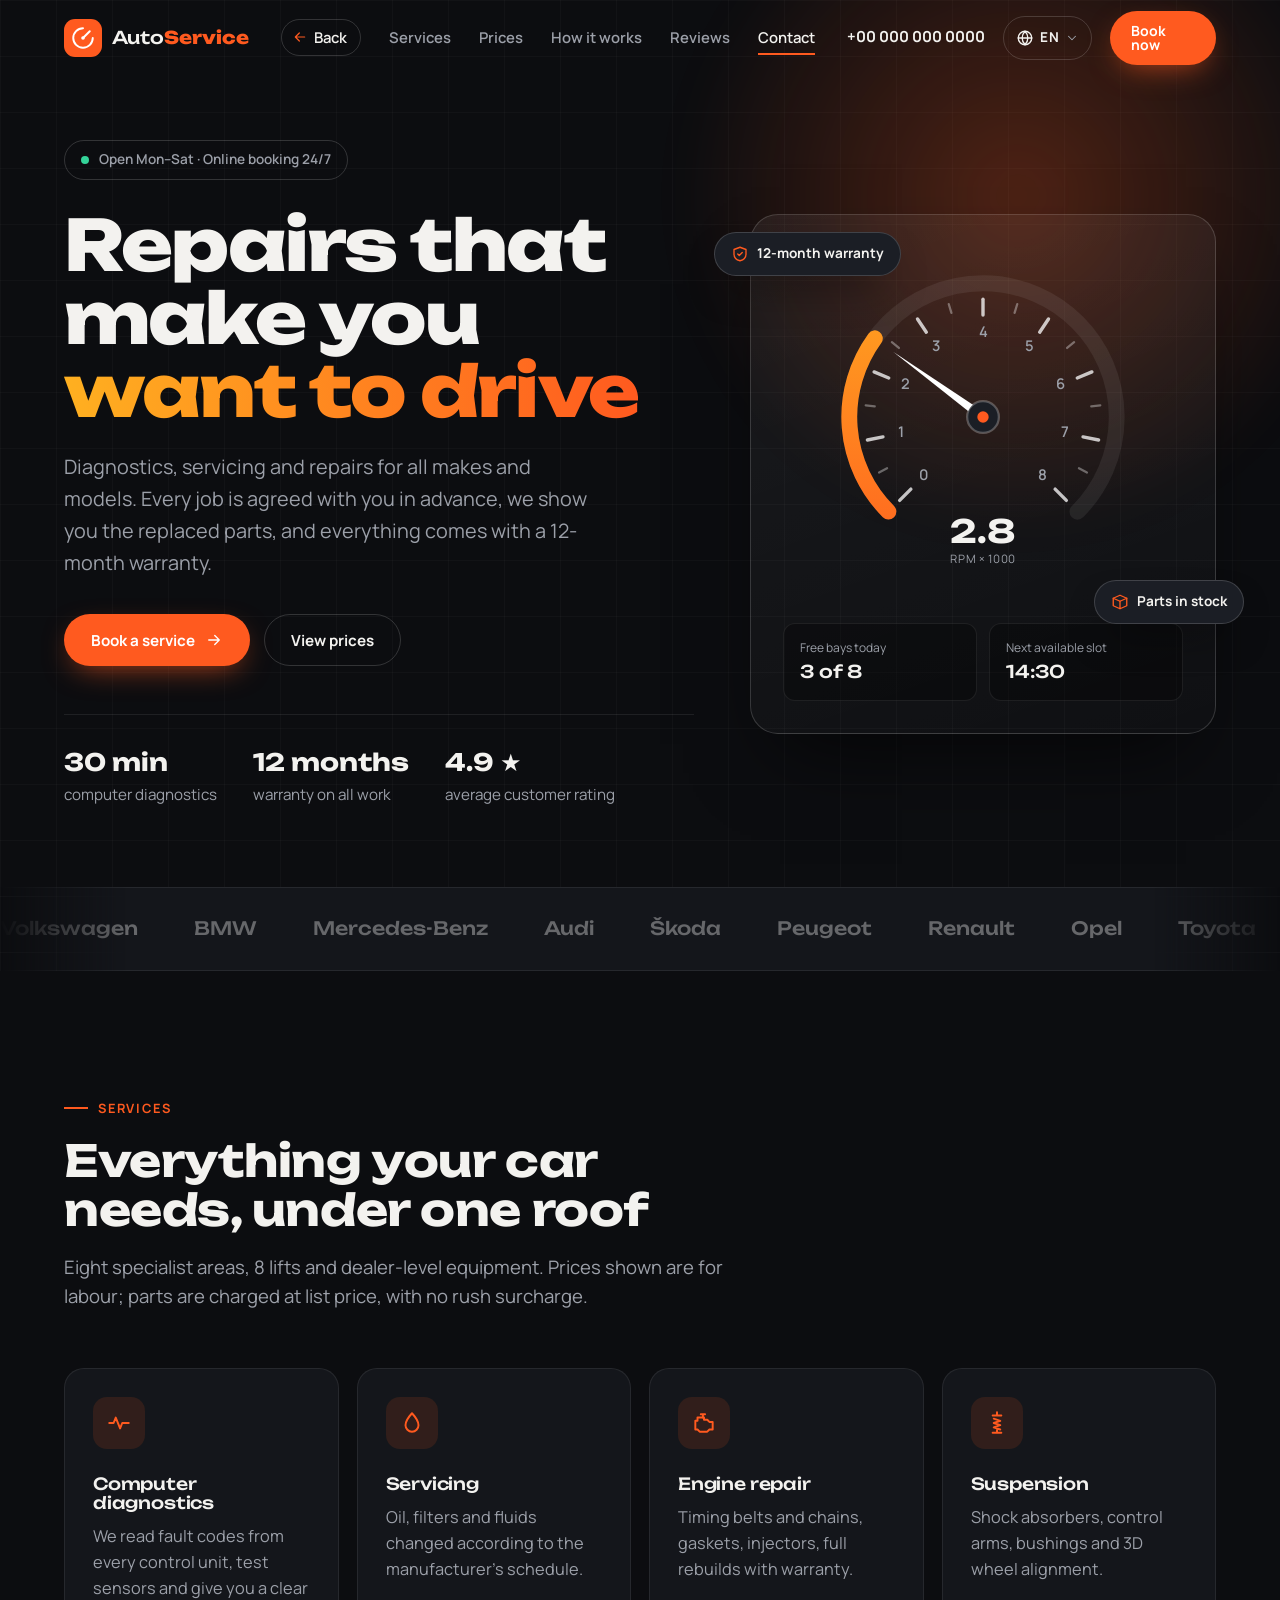
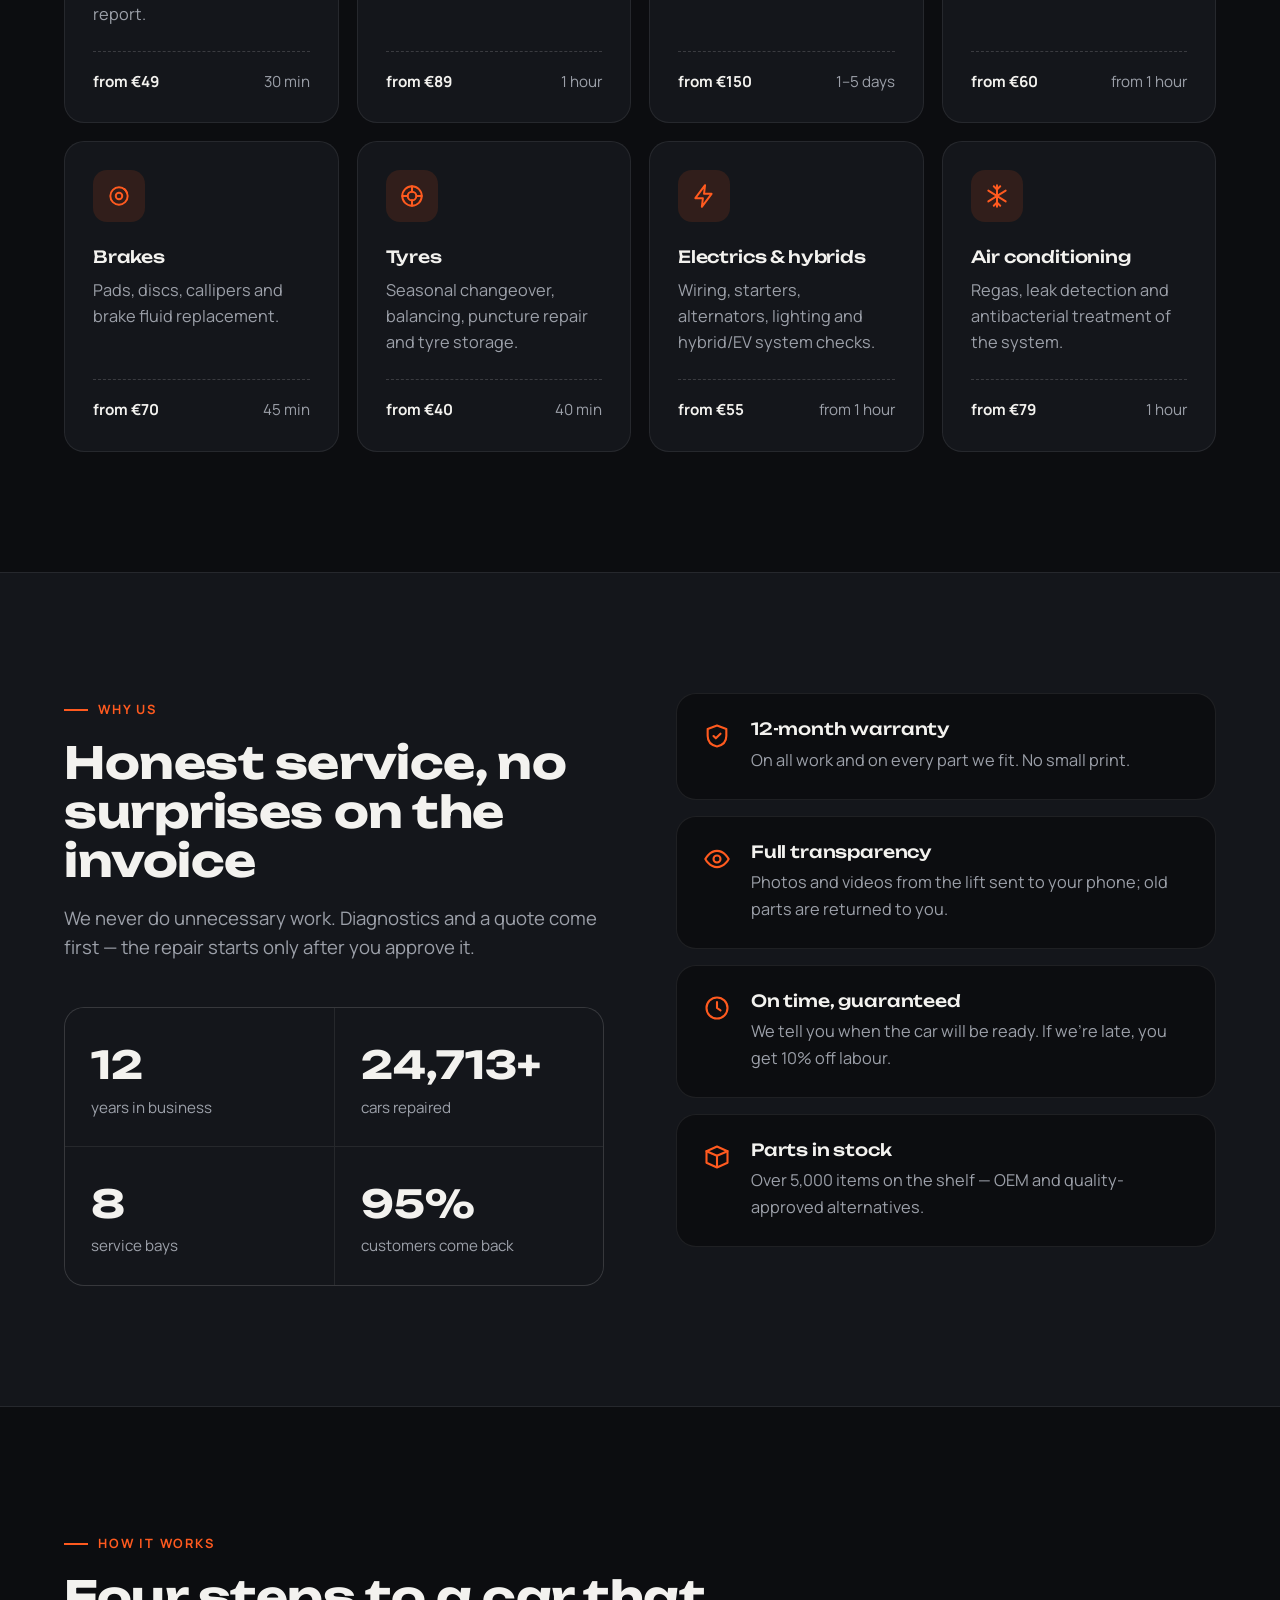
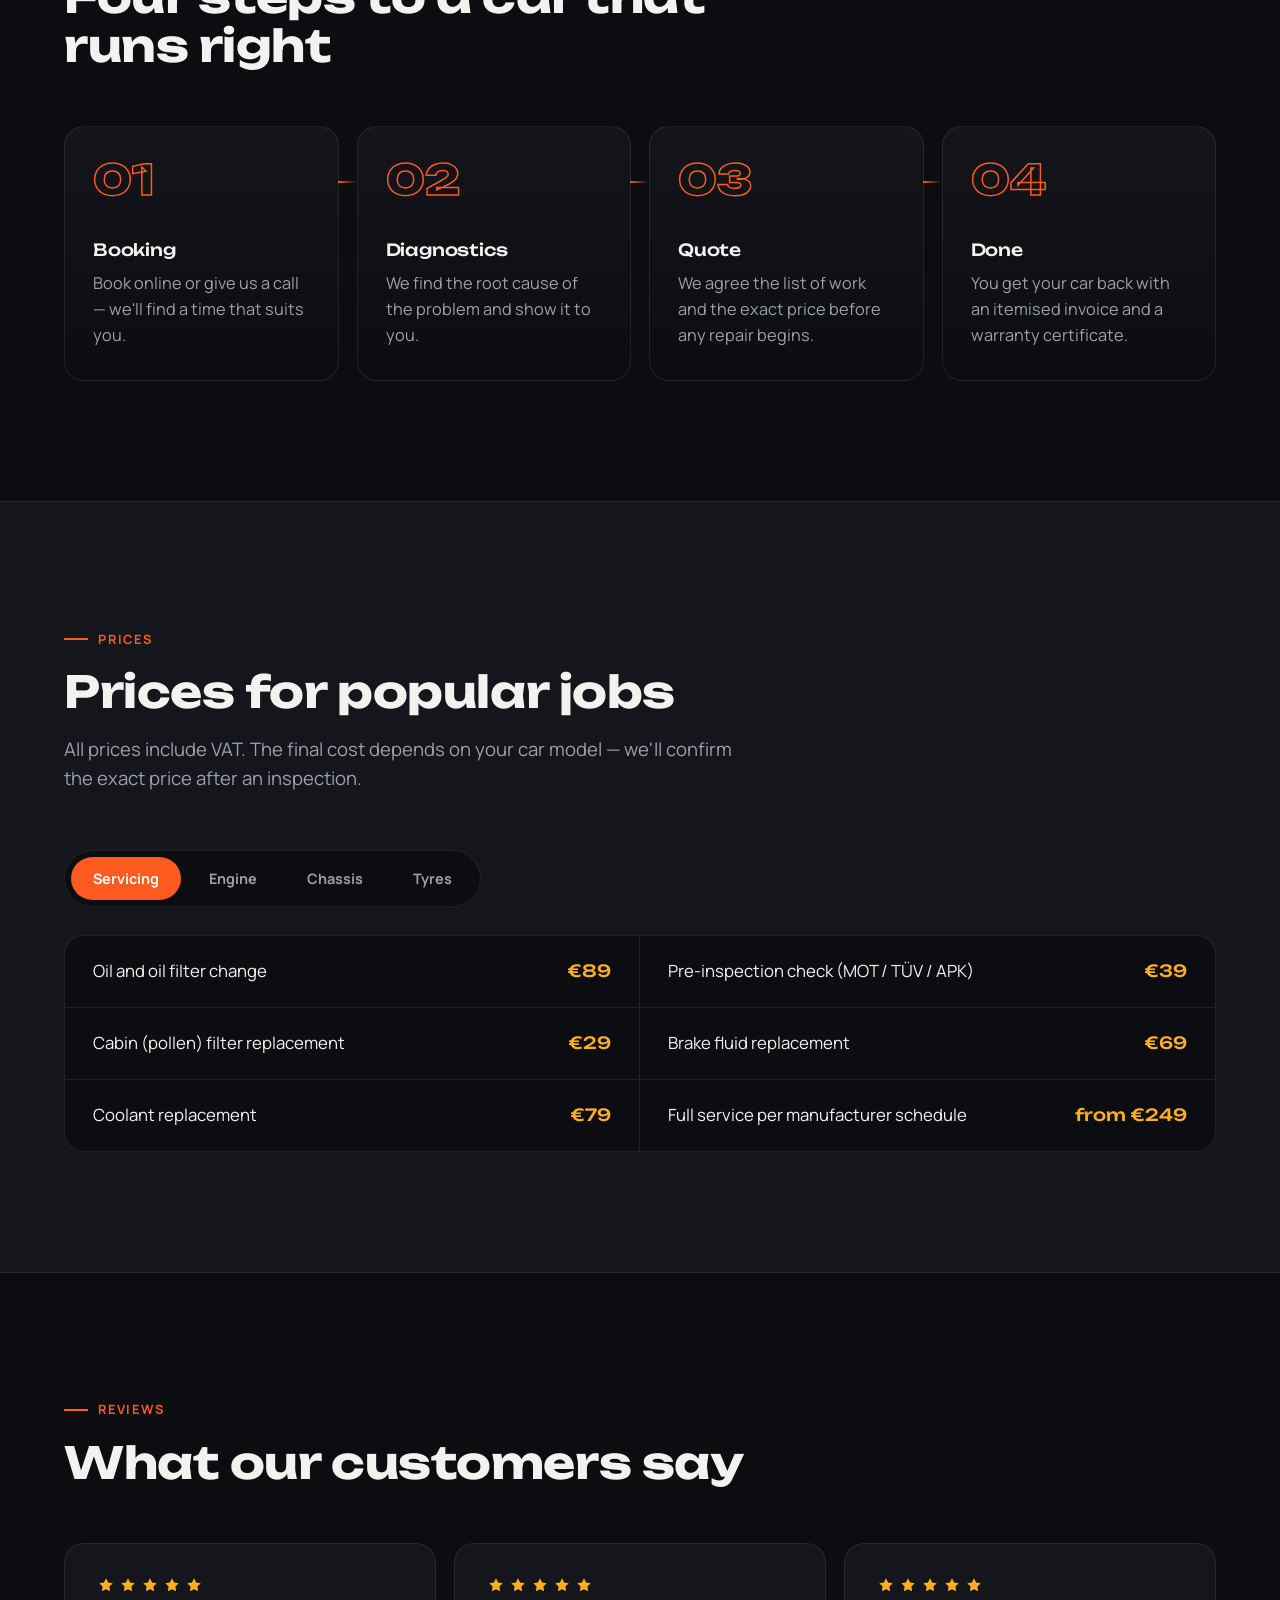
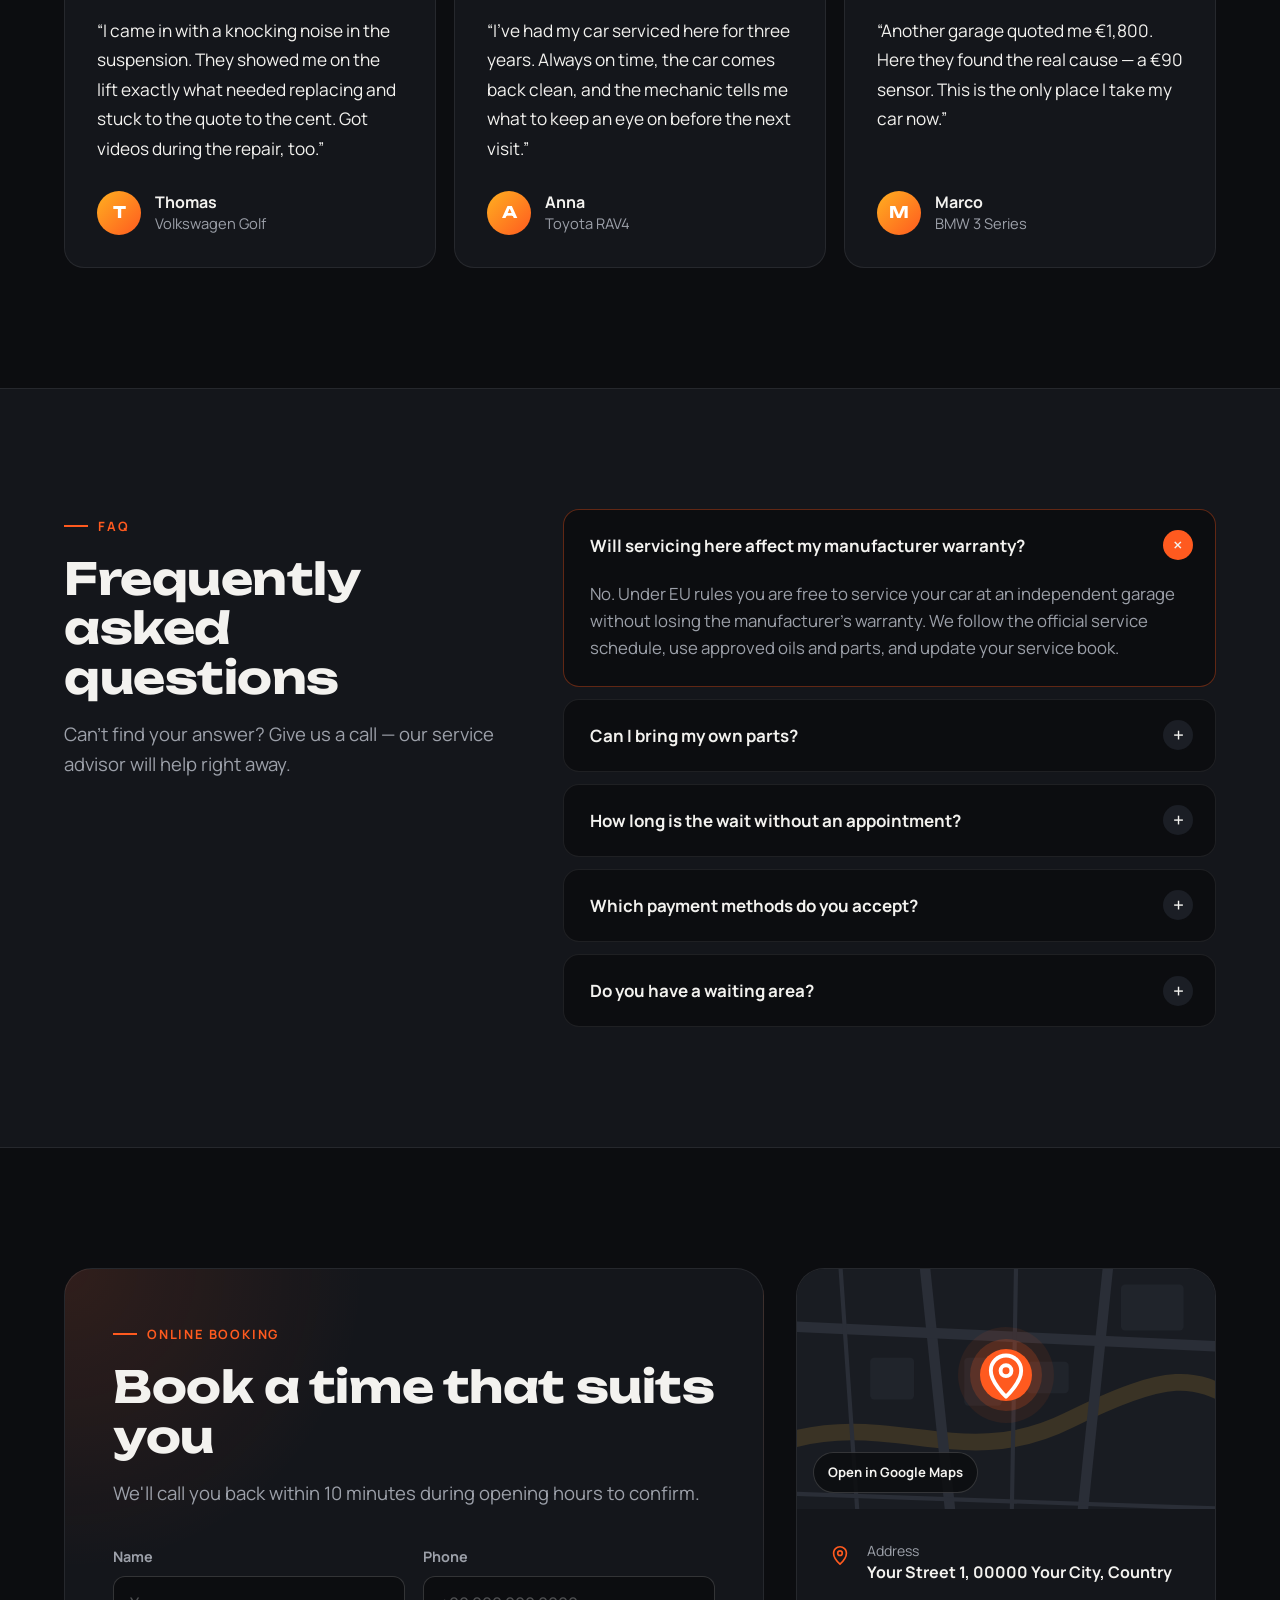
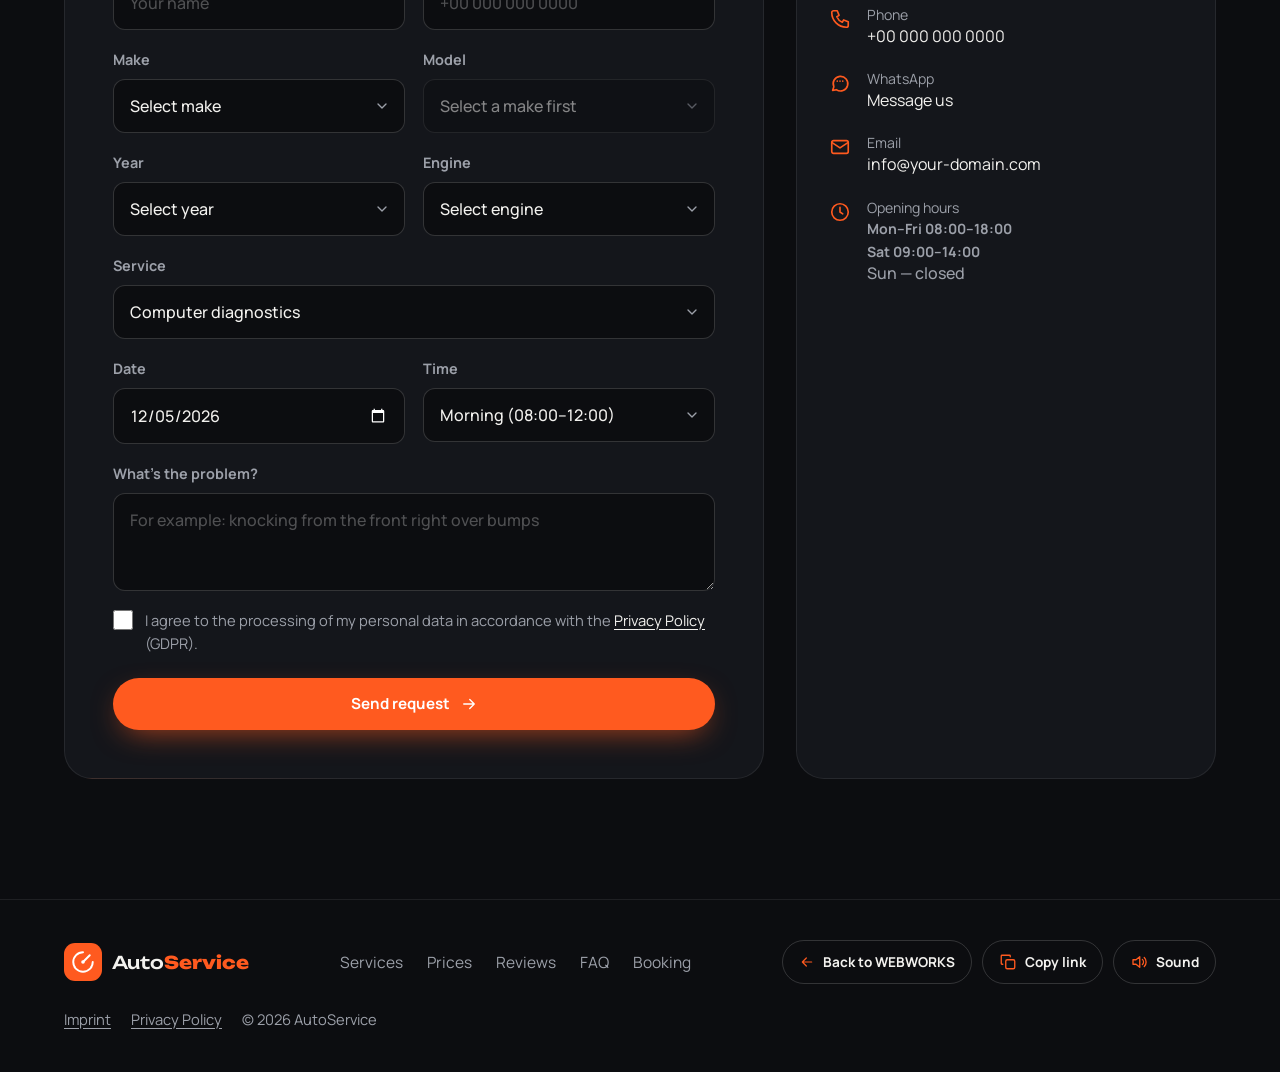
<file: demos/autoservice/index.html>
<!DOCTYPE html>
<html lang="en" translate="no">
  <head>
    <meta charset="UTF-8" />
    <meta name="viewport" content="width=device-width, initial-scale=1.0, viewport-fit=cover" />
    <!-- Own EN/PL/DE/RU switcher — phones must not machine-translate the page -->
    <meta name="google" content="notranslate" />
    <meta name="theme-color" content="#0c0d10" />
    <title data-i18n="meta.title">AutoService — car repair and servicing</title>
    <meta
      name="description"
      data-i18n-attr="content:meta.desc"
      content="Diagnostics, servicing, engine and suspension repair, tyres. 12-month warranty, online booking."
    />
    <link rel="preconnect" href="https://fonts.googleapis.com" />
    <link rel="preconnect" href="https://fonts.gstatic.com" crossorigin />
    <link
      href="https://fonts.googleapis.com/css2?family=Manrope:wght@400;500;600;700&family=Unbounded:wght@500;700;800&display=swap"
      rel="stylesheet"
    />
    <link rel="stylesheet" href="css/styles.css?v=2" />
    <script>document.documentElement.classList.add("js");</script>
  </head>
  <body>
    <!-- SVG icons -->
    <svg width="0" height="0" style="position: absolute" aria-hidden="true">
      <symbol id="i-diag" viewBox="0 0 24 24"><path d="M3 12h4l2-5 4 10 2-5h6" /></symbol>
      <symbol id="i-oil" viewBox="0 0 24 24"><path d="M12 3s6 6.5 6 11a6 6 0 0 1-12 0c0-4.5 6-11 6-11z" /></symbol>
      <symbol id="i-engine" viewBox="0 0 24 24"><path d="M4 10h2V7h6v2h3l2 2h3v7h-3l-2 2H8l-2-2H4z" /><path d="M9 4h4M11 4v3" /></symbol>
      <symbol id="i-susp" viewBox="0 0 24 24"><path d="M12 2v3M8 5h8M9 8l6 2-6 2 6 2-6 2 6 2M8 21h8M12 18v3" /></symbol>
      <symbol id="i-brake" viewBox="0 0 24 24"><circle cx="12" cy="12" r="8" /><circle cx="12" cy="12" r="3" /><path d="M17 5.5a9 9 0 0 1 2.5 4" /></symbol>
      <symbol id="i-tire" viewBox="0 0 24 24"><circle cx="12" cy="12" r="9" /><circle cx="12" cy="12" r="4" /><path d="M12 3v5M12 16v5M3 12h5M16 12h5" /></symbol>
      <symbol id="i-bolt" viewBox="0 0 24 24"><path d="M13 2 4 14h7l-1 8 9-12h-7z" /></symbol>
      <symbol id="i-snow" viewBox="0 0 24 24"><path d="M12 2v20M4 7l16 10M20 7 4 17M9 3l3 3 3-3M9 21l3-3 3 3" /></symbol>
      <symbol id="i-shield" viewBox="0 0 24 24"><path d="M12 3 4 6v6c0 5 3.5 8 8 9 4.5-1 8-4 8-9V6z" /><path d="m9 12 2 2 4-4" /></symbol>
      <symbol id="i-clock" viewBox="0 0 24 24"><circle cx="12" cy="12" r="9" /><path d="M12 7v5l3 2" /></symbol>
      <symbol id="i-box" viewBox="0 0 24 24"><path d="m3 7 9-4 9 4-9 4z" /><path d="M3 7v10l9 4 9-4V7M12 11v10" /></symbol>
      <symbol id="i-eye" viewBox="0 0 24 24"><path d="M2 12s3.5-7 10-7 10 7 10 7-3.5 7-10 7S2 12 2 12z" /><circle cx="12" cy="12" r="3" /></symbol>
      <symbol id="i-phone" viewBox="0 0 24 24"><path d="M5 3h4l2 5-2.5 1.5a11 11 0 0 0 6 6L16 13l5 2v4a2 2 0 0 1-2 2A16 16 0 0 1 3 5a2 2 0 0 1 2-2z" /></symbol>
      <symbol id="i-chat" viewBox="0 0 24 24"><path d="M4 20l1.3-3.9A8 8 0 1 1 8 19.3z" /><path d="M9 10h.01M12 10h.01M15 10h.01" /></symbol>
      <symbol id="i-pin" viewBox="0 0 24 24"><path d="M12 22s7-6.5 7-12a7 7 0 0 0-14 0c0 5.5 7 12 7 12z" /><circle cx="12" cy="10" r="2.5" /></symbol>
      <symbol id="i-mail" viewBox="0 0 24 24"><rect x="3" y="5" width="18" height="14" rx="2" /><path d="m3 7 9 6 9-6" /></symbol>
      <symbol id="i-arrow" viewBox="0 0 24 24"><path d="M5 12h14M13 6l6 6-6 6" /></symbol>
      <symbol id="i-check" viewBox="0 0 24 24"><path d="m5 12 4 4 10-10" /></symbol>
      <symbol id="i-globe" viewBox="0 0 24 24"><circle cx="12" cy="12" r="9" /><path d="M3 12h18M12 3c2.5 2.7 3.8 5.7 3.8 9s-1.3 6.3-3.8 9c-2.5-2.7-3.8-5.7-3.8-9S9.5 5.7 12 3z" /></symbol>
      <symbol id="i-back" viewBox="0 0 24 24"><path d="M19 12H5M11 18l-6-6 6-6" /></symbol>
      <symbol id="i-copy" viewBox="0 0 24 24"><rect x="9" y="9" width="12" height="12" rx="2" /><path d="M5 15H4a1 1 0 0 1-1-1V4a1 1 0 0 1 1-1h10a1 1 0 0 1 1 1v1" /></symbol>
      <symbol id="i-sound" viewBox="0 0 24 24"><path d="M4 9v6h4l5 4V5L8 9z" /><path d="M16.5 8.5a5 5 0 0 1 0 7M19 6a8.5 8.5 0 0 1 0 12" /></symbol>
      <symbol id="i-mute" viewBox="0 0 24 24"><path d="M4 9v6h4l5 4V5L8 9z" /><path d="m17 9 5 6M22 9l-5 6" /></symbol>
      <symbol id="i-caret"viewBox="0 0 24 24"><path d="m6 9 6 6 6-6" /></symbol>
      <symbol id="i-star"viewBox="0 0 24 24"><path d="m12 3 2.8 5.8 6.2.9-4.5 4.4 1 6.3L12 17.5 6.5 20.4l1-6.3L3 9.7l6.2-.9z" /></symbol>
    </svg>

    <!-- Header -->
    <header class="header" id="top">
      <div class="container header__inner">
        <a href="#top" class="logo" aria-label="AutoService">
          <span class="logo__mark">
            <svg viewBox="0 0 32 32" aria-hidden="true">
              <path d="M16 3a13 13 0 1 0 13 13" />
              <path d="M16 16 25 7" />
              <circle cx="16" cy="16" r="2.4" />
            </svg>
          </span>
          <span class="logo__text">Auto<b>Service</b></span>
        </a>

        <nav class="nav" id="nav">
          <a class="nav__back" href="https://vpauk81.github.io/WEBWORKS/#project1">
            <svg class="ico"><use href="#i-back" /></svg>
            <span data-i18n="nav.back">Back</span>
          </a>
          <a href="#services" data-i18n="nav.services">Services</a>
          <a href="#prices" data-i18n="nav.prices">Prices</a>
          <a href="#process" data-i18n="nav.process">How it works</a>
          <a href="#reviews" data-i18n="nav.reviews">Reviews</a>
          <a href="#contacts" data-i18n="nav.contacts">Contact</a>
        </nav>

        <div class="header__actions">
          <a class="header__phone" data-contact="phone" data-contact-href="phone" href="tel:+000000000000">+00 000 000 0000</a>
          <div class="lang" id="lang">
            <button
              type="button"
              class="lang__toggle"
              id="langToggle"
              aria-haspopup="true"
              aria-expanded="false"
              aria-controls="langMenu"
              data-i18n-attr="aria-label:lang.label"
              aria-label="Choose language"
            >
              <svg class="ico"><use href="#i-globe" /></svg>
              <span id="langCurrent">EN</span>
              <svg class="ico lang__caret"><use href="#i-caret" /></svg>
            </button>
            <ul class="lang__menu" id="langMenu" role="menu">
              <li role="none"><button type="button" role="menuitemradio" aria-checked="true" data-lang="en"><b>EN</b>English</button></li>
              <li role="none"><button type="button" role="menuitemradio" aria-checked="false" data-lang="pl"><b>PL</b>Polski</button></li>
              <li role="none"><button type="button" role="menuitemradio" aria-checked="false" data-lang="de"><b>DE</b>Deutsch</button></li>
              <li role="none"><button type="button" role="menuitemradio" aria-checked="false" data-lang="ru"><b>RU</b>Русский</button></li>
            </ul>
          </div>
          <a class="btn btn--primary btn--sm" href="#booking" data-i18n="cta.book">Book now</a>
          <button class="burger" id="burger" data-i18n-attr="aria-label:nav.open" aria-label="Open menu" aria-expanded="false">
            <span></span><span></span><span></span>
          </button>
        </div>
      </div>
    </header>

    <main>
      <!-- Hero -->
      <section class="hero">
        <div class="hero__glow" aria-hidden="true"></div>
        <div class="container hero__inner">
          <div class="hero__content">
            <p class="eyebrow"><span class="dot"></span><span data-i18n="hero.eyebrow">Open Mon–Sat · Online booking 24/7</span></p>
            <h1 class="hero__title" data-i18n="hero.title">
              Repairs that make you <span class="accent">want to drive</span>
            </h1>
            <p class="hero__lead" data-i18n="hero.lead">
              Diagnostics, servicing and repairs for all makes and models. Every job is agreed
              with you in advance, we show you the replaced parts, and everything comes with a
              12-month warranty.
            </p>
            <div class="hero__buttons">
              <a class="btn btn--primary" href="#booking">
                <span data-i18n="hero.cta">Book a service</span>
                <svg class="ico"><use href="#i-arrow" /></svg>
              </a>
              <a class="btn btn--ghost" href="#prices" data-i18n="hero.cta2">View prices</a>
            </div>
            <ul class="hero__facts">
              <li><strong data-i18n="hero.f1v">30 min</strong><span data-i18n="hero.f1">computer diagnostics</span></li>
              <li><strong data-i18n="hero.f2v">12 months</strong><span data-i18n="hero.f2">warranty on all work</span></li>
              <li><strong>4.9 ★</strong><span data-i18n="hero.f3">average customer rating</span></li>
            </ul>
          </div>

          <div class="hero__visual">
            <div class="gauge-card">
              <div class="gauge-wrap">
                <svg class="gauge" viewBox="0 0 300 300" aria-hidden="true">
                  <defs>
                    <linearGradient id="arcGrad" x1="0" y1="1" x2="1" y2="0">
                      <stop offset="0" stop-color="#ffb020" />
                      <stop offset="1" stop-color="#ff5a1f" />
                    </linearGradient>
                  </defs>
                  <circle cx="150" cy="150" r="118" class="gauge__track" />
                  <circle cx="150" cy="150" r="118" class="gauge__value" stroke="url(#arcGrad)" />
                  <g class="gauge__ticks" id="ticks"></g>
                  <g class="gauge__needle" id="needle">
                    <path d="M150 150 L146 148 L150 52 L154 148 Z" />
                  </g>
                  <circle cx="150" cy="150" r="14" class="gauge__hub" />
                  <circle cx="150" cy="150" r="5" fill="#ff5a1f" />
                </svg>
                <div class="gauge-card__readout">
                  <span class="gauge-card__num" id="rpm">0</span>
                  <span class="gauge-card__unit" data-i18n="hero.rpm">rpm × 1000</span>
                </div>
              </div>
              <div class="gauge-card__status">
                <div>
                  <span class="label" data-i18n="hero.bays">Free bays today</span>
                  <strong data-i18n="hero.baysv">3 of 8</strong>
                </div>
                <div>
                  <span class="label" data-i18n="hero.slot">Next available slot</span>
                  <strong>14:30</strong>
                </div>
              </div>
            </div>
            <div class="chip chip--a"><svg class="ico"><use href="#i-shield" /></svg><span data-i18n="hero.chip1">12-month warranty</span></div>
            <div class="chip chip--b"><svg class="ico"><use href="#i-box" /></svg><span data-i18n="hero.chip2">Parts in stock</span></div>
          </div>
        </div>

        <div class="marquee" data-i18n-attr="aria-label:brands.label" aria-label="Makes we service">
          <div class="marquee__track">
            <span>Volkswagen</span><span>BMW</span><span>Mercedes-Benz</span><span>Audi</span><span>Škoda</span>
            <span>Peugeot</span><span>Renault</span><span>Opel</span><span>Toyota</span><span>Ford</span>
            <span>Volvo</span><span>Fiat</span><span>Kia</span><span>Hyundai</span><span>Tesla</span>
            <span aria-hidden="true">Volkswagen</span><span aria-hidden="true">BMW</span>
            <span aria-hidden="true">Mercedes-Benz</span><span aria-hidden="true">Audi</span>
            <span aria-hidden="true">Škoda</span><span aria-hidden="true">Peugeot</span>
            <span aria-hidden="true">Renault</span><span aria-hidden="true">Opel</span>
            <span aria-hidden="true">Toyota</span><span aria-hidden="true">Ford</span>
            <span aria-hidden="true">Volvo</span><span aria-hidden="true">Fiat</span>
            <span aria-hidden="true">Kia</span><span aria-hidden="true">Hyundai</span><span aria-hidden="true">Tesla</span>
          </div>
        </div>
      </section>

      <!-- Services -->
      <section class="section" id="services">
        <div class="container">
          <div class="section__head reveal">
            <p class="kicker" data-i18n="services.kicker">Services</p>
            <h2 data-i18n="services.title">Everything your car needs, under one roof</h2>
            <p class="section__sub" data-i18n="services.sub">
              Eight specialist areas, 8 lifts and dealer-level equipment. Prices shown are for labour;
              parts are charged at list price, with no rush surcharge.
            </p>
          </div>

          <div class="services">
            <article class="service reveal">
              <div class="service__icon"><svg class="ico"><use href="#i-diag" /></svg></div>
              <h3 data-i18n="s1.t">Computer diagnostics</h3>
              <p data-i18n="s1.d">We read fault codes from every control unit, test sensors and give you a clear report.</p>
              <div class="service__meta"><span data-i18n="s1.p">from €49</span><span data-i18n="s1.m">30 min</span></div>
            </article>
            <article class="service reveal">
              <div class="service__icon"><svg class="ico"><use href="#i-oil" /></svg></div>
              <h3 data-i18n="s2.t">Servicing</h3>
              <p data-i18n="s2.d">Oil, filters and fluids changed according to the manufacturer's schedule.</p>
              <div class="service__meta"><span data-i18n="s2.p">from €89</span><span data-i18n="s2.m">1 hour</span></div>
            </article>
            <article class="service reveal">
              <div class="service__icon"><svg class="ico"><use href="#i-engine" /></svg></div>
              <h3 data-i18n="s3.t">Engine repair</h3>
              <p data-i18n="s3.d">Timing belts and chains, gaskets, injectors, full rebuilds with warranty.</p>
              <div class="service__meta"><span data-i18n="s3.p">from €150</span><span data-i18n="s3.m">1–5 days</span></div>
            </article>
            <article class="service reveal">
              <div class="service__icon"><svg class="ico"><use href="#i-susp" /></svg></div>
              <h3 data-i18n="s4.t">Suspension</h3>
              <p data-i18n="s4.d">Shock absorbers, control arms, bushings and 3D wheel alignment.</p>
              <div class="service__meta"><span data-i18n="s4.p">from €60</span><span data-i18n="s4.m">from 1 hour</span></div>
            </article>
            <article class="service reveal">
              <div class="service__icon"><svg class="ico"><use href="#i-brake" /></svg></div>
              <h3 data-i18n="s5.t">Brakes</h3>
              <p data-i18n="s5.d">Pads, discs, callipers and brake fluid replacement.</p>
              <div class="service__meta"><span data-i18n="s5.p">from €70</span><span data-i18n="s5.m">45 min</span></div>
            </article>
            <article class="service reveal">
              <div class="service__icon"><svg class="ico"><use href="#i-tire" /></svg></div>
              <h3 data-i18n="s6.t">Tyres</h3>
              <p data-i18n="s6.d">Seasonal changeover, balancing, puncture repair and tyre storage.</p>
              <div class="service__meta"><span data-i18n="s6.p">from €40</span><span data-i18n="s6.m">40 min</span></div>
            </article>
            <article class="service reveal">
              <div class="service__icon"><svg class="ico"><use href="#i-bolt" /></svg></div>
              <h3 data-i18n="s7.t">Electrics &amp; hybrids</h3>
              <p data-i18n="s7.d">Wiring, starters, alternators, lighting and hybrid/EV system checks.</p>
              <div class="service__meta"><span data-i18n="s7.p">from €55</span><span data-i18n="s7.m">from 1 hour</span></div>
            </article>
            <article class="service reveal">
              <div class="service__icon"><svg class="ico"><use href="#i-snow" /></svg></div>
              <h3 data-i18n="s8.t">Air conditioning</h3>
              <p data-i18n="s8.d">Regas, leak detection and antibacterial treatment of the system.</p>
              <div class="service__meta"><span data-i18n="s8.p">from €79</span><span data-i18n="s8.m">1 hour</span></div>
            </article>
          </div>
        </div>
      </section>

      <!-- Why us -->
      <section class="section section--alt" id="about">
        <div class="container why">
          <div class="why__left reveal">
            <p class="kicker" data-i18n="why.kicker">Why us</p>
            <h2 data-i18n="why.title">Honest service, no surprises on the invoice</h2>
            <p class="section__sub" data-i18n="why.sub">
              We never do unnecessary work. Diagnostics and a quote come first — the repair starts
              only after you approve it.
            </p>
            <div class="stats">
              <div class="stat"><strong data-count="12">0</strong><span data-i18n="why.st1">years in business</span></div>
              <div class="stat"><strong data-count="25000" data-suffix="+">0</strong><span data-i18n="why.st2">cars repaired</span></div>
              <div class="stat"><strong data-count="8">0</strong><span data-i18n="why.st3">service bays</span></div>
              <div class="stat"><strong data-count="98" data-suffix="%">0</strong><span data-i18n="why.st4">customers come back</span></div>
            </div>
          </div>

          <div class="features">
            <div class="feature reveal">
              <svg class="ico"><use href="#i-shield" /></svg>
              <div>
                <h3 data-i18n="why.f1t">12-month warranty</h3>
                <p data-i18n="why.f1d">On all work and on every part we fit. No small print.</p>
              </div>
            </div>
            <div class="feature reveal">
              <svg class="ico"><use href="#i-eye" /></svg>
              <div>
                <h3 data-i18n="why.f2t">Full transparency</h3>
                <p data-i18n="why.f2d">Photos and videos from the lift sent to your phone; old parts are returned to you.</p>
              </div>
            </div>
            <div class="feature reveal">
              <svg class="ico"><use href="#i-clock" /></svg>
              <div>
                <h3 data-i18n="why.f3t">On time, guaranteed</h3>
                <p data-i18n="why.f3d">We tell you when the car will be ready. If we're late, you get 10% off labour.</p>
              </div>
            </div>
            <div class="feature reveal">
              <svg class="ico"><use href="#i-box" /></svg>
              <div>
                <h3 data-i18n="why.f4t">Parts in stock</h3>
                <p data-i18n="why.f4d">Over 5,000 items on the shelf — OEM and quality-approved alternatives.</p>
              </div>
            </div>
          </div>
        </div>
      </section>

      <!-- Process -->
      <section class="section" id="process">
        <div class="container">
          <div class="section__head reveal">
            <p class="kicker" data-i18n="process.kicker">How it works</p>
            <h2 data-i18n="process.title">Four steps to a car that runs right</h2>
          </div>
          <ol class="steps">
            <li class="step reveal">
              <span class="step__num">01</span>
              <h3 data-i18n="p1.t">Booking</h3>
              <p data-i18n="p1.d">Book online or give us a call — we'll find a time that suits you.</p>
            </li>
            <li class="step reveal">
              <span class="step__num">02</span>
              <h3 data-i18n="p2.t">Diagnostics</h3>
              <p data-i18n="p2.d">We find the root cause of the problem and show it to you.</p>
            </li>
            <li class="step reveal">
              <span class="step__num">03</span>
              <h3 data-i18n="p3.t">Quote</h3>
              <p data-i18n="p3.d">We agree the list of work and the exact price before any repair begins.</p>
            </li>
            <li class="step reveal">
              <span class="step__num">04</span>
              <h3 data-i18n="p4.t">Done</h3>
              <p data-i18n="p4.d">You get your car back with an itemised invoice and a warranty certificate.</p>
            </li>
          </ol>
        </div>
      </section>

      <!-- Prices -->
      <section class="section section--alt" id="prices">
        <div class="container">
          <div class="section__head reveal">
            <p class="kicker" data-i18n="prices.kicker">Prices</p>
            <h2 data-i18n="prices.title">Prices for popular jobs</h2>
            <p class="section__sub" data-i18n="prices.sub">
              All prices include VAT. The final cost depends on your car model — we'll confirm the exact
              price after an inspection.
            </p>
          </div>

          <div class="tabs reveal" role="tablist">
            <button class="tab is-active" role="tab" aria-selected="true" data-tab="to" data-i18n="tab.to">Servicing</button>
            <button class="tab" role="tab" aria-selected="false" data-tab="engine" data-i18n="tab.engine">Engine</button>
            <button class="tab" role="tab" aria-selected="false" data-tab="chassis" data-i18n="tab.chassis">Chassis</button>
            <button class="tab" role="tab" aria-selected="false" data-tab="tires" data-i18n="tab.tires">Tyres</button>
          </div>

          <div class="price-panels reveal">
            <ul class="price-list is-active" data-panel="to">
              <li><span data-i18n="pr.to1">Oil and oil filter change</span><b>€89</b></li>
              <li><span data-i18n="pr.to2">Pre-inspection check (MOT / TÜV / APK)</span><b>€39</b></li>
              <li><span data-i18n="pr.to3">Cabin (pollen) filter replacement</span><b>€29</b></li>
              <li><span data-i18n="pr.to4">Brake fluid replacement</span><b>€69</b></li>
              <li><span data-i18n="pr.to5">Coolant replacement</span><b>€79</b></li>
              <li><span data-i18n="pr.to6">Full service per manufacturer schedule</span><b data-i18n="pr.to6p">from €249</b></li>
            </ul>
            <ul class="price-list" data-panel="engine">
              <li><span data-i18n="pr.en1">Computer diagnostics</span><b>€49</b></li>
              <li><span data-i18n="pr.en2">Spark plug replacement</span><b data-i18n="pr.en2p">from €59</b></li>
              <li><span data-i18n="pr.en3">Timing belt kit replacement</span><b data-i18n="pr.en3p">from €390</b></li>
              <li><span data-i18n="pr.en4">Injector cleaning on a test bench</span><b>€149</b></li>
              <li><span data-i18n="pr.en5">Valve cover gasket replacement</span><b data-i18n="pr.en5p">from €120</b></li>
              <li><span data-i18n="pr.en6">Engine overhaul</span><b data-i18n="pr.en6p">from €2,500</b></li>
            </ul>
            <ul class="price-list" data-panel="chassis">
              <li><span data-i18n="pr.ch1">Suspension check</span><b data-i18n="pr.ch1p">free</b></li>
              <li><span data-i18n="pr.ch2">3D wheel alignment</span><b>€89</b></li>
              <li><span data-i18n="pr.ch3">Shock absorber replacement (each)</span><b data-i18n="pr.ch3p">from €90</b></li>
              <li><span data-i18n="pr.ch4">Control arm replacement</span><b data-i18n="pr.ch4p">from €80</b></li>
              <li><span data-i18n="pr.ch5">Brake pads replacement (per axle)</span><b>€70</b></li>
              <li><span data-i18n="pr.ch6">Brake discs replacement (per axle)</span><b data-i18n="pr.ch6p">from €110</b></li>
            </ul>
            <ul class="price-list" data-panel="tires">
              <li><span data-i18n="pr.ti1">Seasonal wheel changeover R13–R16</span><b>€40</b></li>
              <li><span data-i18n="pr.ti2">Seasonal wheel changeover R17–R21</span><b>€55</b></li>
              <li><span data-i18n="pr.ti3">Wheel balancing (per wheel)</span><b>€10</b></li>
              <li><span data-i18n="pr.ti4">Puncture repair</span><b data-i18n="pr.ti4p">from €25</b></li>
              <li><span data-i18n="pr.ti5">Tyre storage (per season)</span><b>€60</b></li>
              <li><span data-i18n="pr.ti6">Alloy wheel straightening</span><b data-i18n="pr.ti6p">from €60</b></li>
            </ul>
          </div>
        </div>
      </section>

      <!-- Reviews -->
      <section class="section" id="reviews">
        <div class="container">
          <div class="section__head reveal">
            <p class="kicker" data-i18n="reviews.kicker">Reviews</p>
            <h2 data-i18n="reviews.title">What our customers say</h2>
          </div>
          <div class="reviews">
            <figure class="review reveal">
              <div class="review__stars" aria-label="5/5">
                <svg class="ico"><use href="#i-star" /></svg><svg class="ico"><use href="#i-star" /></svg><svg class="ico"><use href="#i-star" /></svg><svg class="ico"><use href="#i-star" /></svg><svg class="ico"><use href="#i-star" /></svg>
              </div>
              <blockquote data-i18n="r1">
                “I came in with a knocking noise in the suspension. They showed me on the lift exactly
                what needed replacing and stuck to the quote to the cent. Got videos during the repair,
                too.”
              </blockquote>
              <figcaption><span class="avatar">T</span><div><b>Thomas</b><span>Volkswagen Golf</span></div></figcaption>
            </figure>
            <figure class="review reveal">
              <div class="review__stars" aria-label="5/5">
                <svg class="ico"><use href="#i-star" /></svg><svg class="ico"><use href="#i-star" /></svg><svg class="ico"><use href="#i-star" /></svg><svg class="ico"><use href="#i-star" /></svg><svg class="ico"><use href="#i-star" /></svg>
              </div>
              <blockquote data-i18n="r2">
                “I've had my car serviced here for three years. Always on time, the car comes back
                clean, and the mechanic tells me what to keep an eye on before the next visit.”
              </blockquote>
              <figcaption><span class="avatar">A</span><div><b>Anna</b><span>Toyota RAV4</span></div></figcaption>
            </figure>
            <figure class="review reveal">
              <div class="review__stars" aria-label="5/5">
                <svg class="ico"><use href="#i-star" /></svg><svg class="ico"><use href="#i-star" /></svg><svg class="ico"><use href="#i-star" /></svg><svg class="ico"><use href="#i-star" /></svg><svg class="ico"><use href="#i-star" /></svg>
              </div>
              <blockquote data-i18n="r3">
                “Another garage quoted me €1,800. Here they found the real cause — a €90 sensor.
                This is the only place I take my car now.”
              </blockquote>
              <figcaption><span class="avatar">M</span><div><b>Marco</b><span data-i18n="r3.car">BMW 3 Series</span></div></figcaption>
            </figure>
          </div>
        </div>
      </section>

      <!-- FAQ -->
      <section class="section section--alt" id="faq">
        <div class="container faq-wrap">
          <div class="section__head reveal">
            <p class="kicker" data-i18n="faq.kicker">FAQ</p>
            <h2 data-i18n="faq.title">Frequently asked questions</h2>
            <p class="section__sub" data-i18n="faq.sub">Can't find your answer? Give us a call — our service advisor will help right away.</p>
          </div>
          <div class="faq reveal">
            <details open>
              <summary data-i18n="faq.q1">Will servicing here affect my manufacturer warranty?</summary>
              <p data-i18n="faq.a1">No. Under EU rules you are free to service your car at an independent garage without losing the manufacturer's warranty. We follow the official service schedule, use approved oils and parts, and update your service book.</p>
            </details>
            <details>
              <summary data-i18n="faq.q2">Can I bring my own parts?</summary>
              <p data-i18n="faq.a2">Yes. We'll fit your parts, but in that case the warranty covers our labour only.</p>
            </details>
            <details>
              <summary data-i18n="faq.q3">How long is the wait without an appointment?</summary>
              <p data-i18n="faq.a3">Usually 20–40 minutes for simple jobs. To skip the wait, book online — it takes a minute.</p>
            </details>
            <details>
              <summary data-i18n="faq.q4">Which payment methods do you accept?</summary>
              <p data-i18n="faq.a4">Cash, debit and credit cards, Apple Pay and Google Pay, bank transfer, and invoices for business customers.</p>
            </details>
            <details>
              <summary data-i18n="faq.q5">Do you have a waiting area?</summary>
              <p data-i18n="faq.a5">Yes: coffee, Wi-Fi and a window into the workshop, so you can watch the work on your car.</p>
            </details>
          </div>
        </div>
      </section>

      <!-- Booking & contacts -->
      <section class="section" id="booking">
        <div class="container booking">
          <div class="booking__form-wrap reveal">
            <p class="kicker" data-i18n="book.kicker">Online booking</p>
            <h2 data-i18n="book.title">Book a time that suits you</h2>
            <p class="section__sub" data-i18n="book.sub">We'll call you back within 10 minutes during opening hours to confirm.</p>

            <form class="form" id="bookingForm" novalidate>
              <div class="field">
                <label for="f-name" data-i18n="f.name">Name</label>
                <input id="f-name" name="name" type="text" autocomplete="name" data-i18n-attr="placeholder:f.nameph" placeholder="Your name" required />
              </div>
              <div class="field">
                <label for="f-phone" data-i18n="f.phone">Phone</label>
                <input id="f-phone" name="phone" type="tel" autocomplete="tel" placeholder="+00 000 000 0000" required />
              </div>
              <div class="field">
                <label for="f-make" data-i18n="f.make">Make</label>
                <select id="f-make" name="make">
                  <option value="" data-i18n="f.makeph">Select make</option>
                  <!-- марки подставляются из cars.js -->
                  <option value="other" data-i18n="f.makeOther">Other make</option>
                </select>
              </div>
              <div class="field">
                <label for="f-model" data-i18n="f.model">Model</label>
                <select id="f-model" name="model" disabled></select>
                <input id="f-model-text" name="modelText" type="text" hidden />
              </div>
              <div class="field">
                <label for="f-year" data-i18n="f.year">Year</label>
                <select id="f-year" name="year">
                  <option value="" data-i18n="f.yearph">Select year</option>
                  <!-- годы подставляются из script.js -->
                  <option value="older" data-i18n="f.yearOlder">Older</option>
                </select>
              </div>
              <div class="field">
                <label for="f-fuel" data-i18n="f.fuel">Engine</label>
                <select id="f-fuel" name="fuel">
                  <option value="" data-i18n="f.fuelph">Select engine</option>
                  <option value="petrol" data-i18n="f.fuelPetrol">Petrol</option>
                  <option value="diesel" data-i18n="f.fuelDiesel">Diesel</option>
                  <option value="lpg" data-i18n="f.fuelLpg">LPG (gas)</option>
                  <option value="petrol-lpg" data-i18n="f.fuelPetrolLpg">Petrol / LPG</option>
                  <option value="hybrid" data-i18n="f.fuelHybrid">Hybrid</option>
                  <option value="electric" data-i18n="f.fuelElectric">Electric</option>
                </select>
              </div>
              <div class="field field--full">
                <label for="f-service" data-i18n="f.service">Service</label>
                <select id="f-service" name="service">
                  <option data-i18n="s1.t">Computer diagnostics</option>
                  <option data-i18n="s2.t">Servicing</option>
                  <option data-i18n="s3.t">Engine repair</option>
                  <option data-i18n="s4.t">Suspension</option>
                  <option data-i18n="s5.t">Brakes</option>
                  <option data-i18n="s6.t">Tyres</option>
                  <option data-i18n="s7.t">Electrics &amp; hybrids</option>
                  <option data-i18n="s8.t">Air conditioning</option>
                  <option data-i18n="f.other">Other</option>
                </select>
              </div>
              <div class="field">
                <label for="f-date" data-i18n="f.date">Date</label>
                <input id="f-date" name="date" type="date" />
              </div>
              <div class="field">
                <label for="f-time" data-i18n="f.time">Time</label>
                <select id="f-time" name="time">
                  <option data-i18n="f.t1">Morning (08:00–12:00)</option>
                  <option data-i18n="f.t2">Midday (12:00–15:00)</option>
                  <option data-i18n="f.t3">Afternoon (15:00–18:00)</option>
                </select>
              </div>
              <div class="field field--full">
                <label for="f-msg" data-i18n="f.msg">What's the problem?</label>
                <textarea id="f-msg" name="message" rows="3" data-i18n-attr="placeholder:f.msgph" placeholder="For example: knocking from the front right over bumps"></textarea>
              </div>
              <label class="consent field--full">
                <input type="checkbox" name="consent" required />
                <span data-i18n="f.consent">I agree to the processing of my personal data in accordance with the <a href="#privacy">Privacy Policy</a> (GDPR).</span>
              </label>
              <button class="btn btn--primary btn--block field--full" type="submit">
                <span data-i18n="f.submit">Send request</span>
                <svg class="ico"><use href="#i-arrow" /></svg>
              </button>
            </form>

            <div class="form-success" id="formSuccess" hidden>
              <div class="form-success__icon"><svg class="ico"><use href="#i-check" /></svg></div>
              <h3 data-i18n="ok.title">Request sent!</h3>
              <p data-i18n="ok.text">We'll call you back shortly to confirm your appointment.</p>
              <button class="btn btn--ghost" type="button" id="formReset" data-i18n="ok.again">Send another request</button>
            </div>
          </div>

          <aside class="contacts reveal" id="contacts">
            <a class="map" data-contact-href="map" href="#" target="_blank" rel="noopener">
              <svg viewBox="0 0 400 260" preserveAspectRatio="xMidYMid slice" aria-hidden="true">
                <rect width="400" height="260" class="map__bg" />
                <path class="map__road map__road--big" d="M-10 180 C 90 150, 160 210, 260 160 S 380 120, 420 140" />
                <path class="map__road" d="M120 -10 L 150 280" />
                <path class="map__road" d="M300 -10 L 270 280" />
                <path class="map__road" d="M-10 70 L 420 90" />
                <path class="map__road map__road--thin" d="M40 -10 L 60 280 M 210 -10 L 205 280 M -10 230 L 420 245" />
                <rect x="160" y="100" width="36" height="46" rx="4" class="map__block" />
                <rect x="220" y="104" width="40" height="30" rx="4" class="map__block" />
                <rect x="70" y="100" width="42" height="40" rx="4" class="map__block" />
                <rect x="310" y="30" width="60" height="44" rx="4" class="map__block" />
              </svg>
              <span class="map__pin"><svg class="ico"><use href="#i-pin" /></svg></span>
              <span class="map__cta" data-i18n="c.map">Open in Google Maps</span>
            </a>
            <ul class="contacts__list">
              <li>
                <svg class="ico"><use href="#i-pin" /></svg>
                <div><span data-i18n="c.address">Address</span><b data-contact="address" data-i18n="c.addressDemo">Your Street 1, 00000 Your City, Country</b></div>
              </li>
              <li>
                <svg class="ico"><use href="#i-phone" /></svg>
                <div><span data-i18n="c.phone">Phone</span><a data-contact="phone" data-contact-href="phone" href="tel:+000000000000">+00 000 000 0000</a></div>
              </li>
              <li>
                <svg class="ico"><use href="#i-chat" /></svg>
                <div><span>WhatsApp</span><a data-contact-href="whatsapp" href="https://wa.me/000000000000" target="_blank" rel="noopener" data-i18n="c.wa">Message us</a></div>
              </li>
              <li>
                <svg class="ico"><use href="#i-mail" /></svg>
                <div><span data-i18n="c.email">Email</span><a data-contact="email" data-contact-href="email" href="mailto:info@your-domain.com">info@your-domain.com</a></div>
              </li>
              <li>
                <svg class="ico"><use href="#i-clock" /></svg>
                <div>
                  <span data-i18n="c.hours">Opening hours</span>
                  <b><span data-i18n="c.wd">Mon–Fri</span> <span data-contact="hoursWeekdays">08:00–18:00</span></b>
                  <b><span data-i18n="c.sat">Sat</span> <span data-contact="hoursSaturday">09:00–14:00</span></b>
                  <b class="muted" data-i18n="c.sun">Sun — closed</b>
                </div>
              </li>
            </ul>
          </aside>
        </div>
      </section>
    </main>

    <footer class="footer">
      <div class="container footer__inner">
        <a href="#top" class="logo" aria-label="AutoService">
          <span class="logo__mark">
            <svg viewBox="0 0 32 32" aria-hidden="true">
              <path d="M16 3a13 13 0 1 0 13 13" />
              <path d="M16 16 25 7" />
              <circle cx="16" cy="16" r="2.4" />
            </svg>
          </span>
          <span class="logo__text">Auto<b>Service</b></span>
        </a>
        <nav class="footer__nav">
          <a href="#services" data-i18n="nav.services">Services</a>
          <a href="#prices" data-i18n="nav.prices">Prices</a>
          <a href="#reviews" data-i18n="nav.reviews">Reviews</a>
          <a href="#faq" data-i18n="nav.faq">FAQ</a>
          <a href="#booking" data-i18n="nav.booking">Booking</a>
        </nav>
        <div class="footer__tools">
          <a class="pill-btn" href="https://vpauk81.github.io/WEBWORKS/#project1">
            <svg class="ico"><use href="#i-back" /></svg>
            <span data-i18n="nav.backFull">Back to WEBWORKS</span>
          </a>
          <button type="button" class="pill-btn" id="copyLink">
            <svg class="ico"><use href="#i-copy" /></svg>
            <span data-i18n="copy.btn">Copy link</span>
          </button>
          <button
            type="button"
            class="pill-btn"
            id="soundToggle"
            aria-pressed="true"
            data-i18n-attr="aria-label:sound.label;title:sound.label"
            aria-label="Click sounds"
            title="Click sounds"
          >
            <svg class="ico sound-on"><use href="#i-sound" /></svg>
            <svg class="ico sound-off"><use href="#i-mute" /></svg>
            <span data-i18n="sound.btn">Sound</span>
          </button>
        </div>
        <div class="footer__legal">
          <a href="#imprint" id="imprint" data-i18n="legal.imprint">Imprint</a>
          <a href="#privacy" id="privacy" data-i18n="legal.privacy">Privacy Policy</a>
          <span>© <span id="year"></span> AutoService</span>
        </div>
      </div>
    </footer>

    <div class="toast" id="toast" role="status" aria-live="polite">
      <svg class="ico"><use href="#i-check" /></svg>
      <span data-i18n="copy.done">Link copied!</span>
    </div>

    <a class="fab" data-contact-href="phone" href="tel:+000000000000" data-i18n-attr="aria-label:c.call" aria-label="Call us">
      <svg class="ico"><use href="#i-phone" /></svg>
    </a>

    <script src="js/config.js?v=2"></script>
    <script src="js/i18n.js?v=2"></script>
    <script src="js/cars.js?v=2"></script>
    <script src="js/script.js?v=2"></script>
  </body>
</html>
</file>
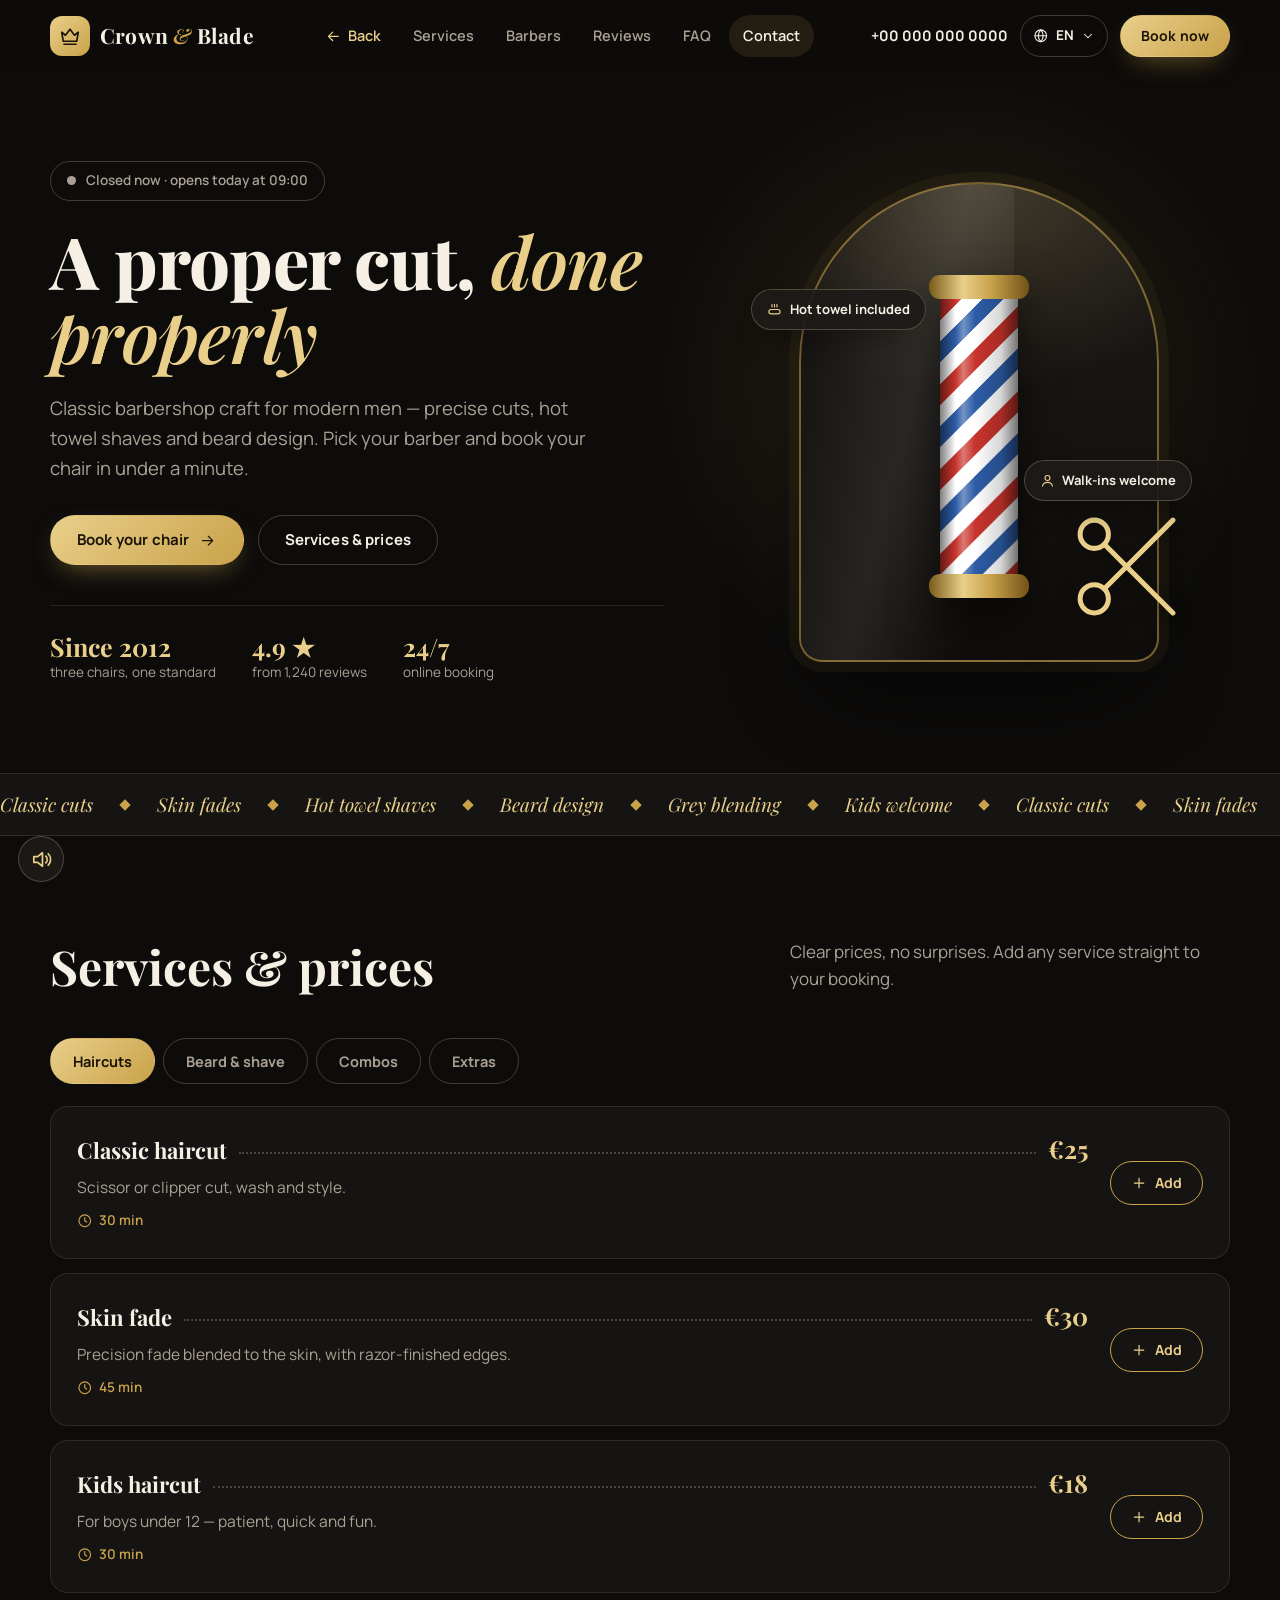
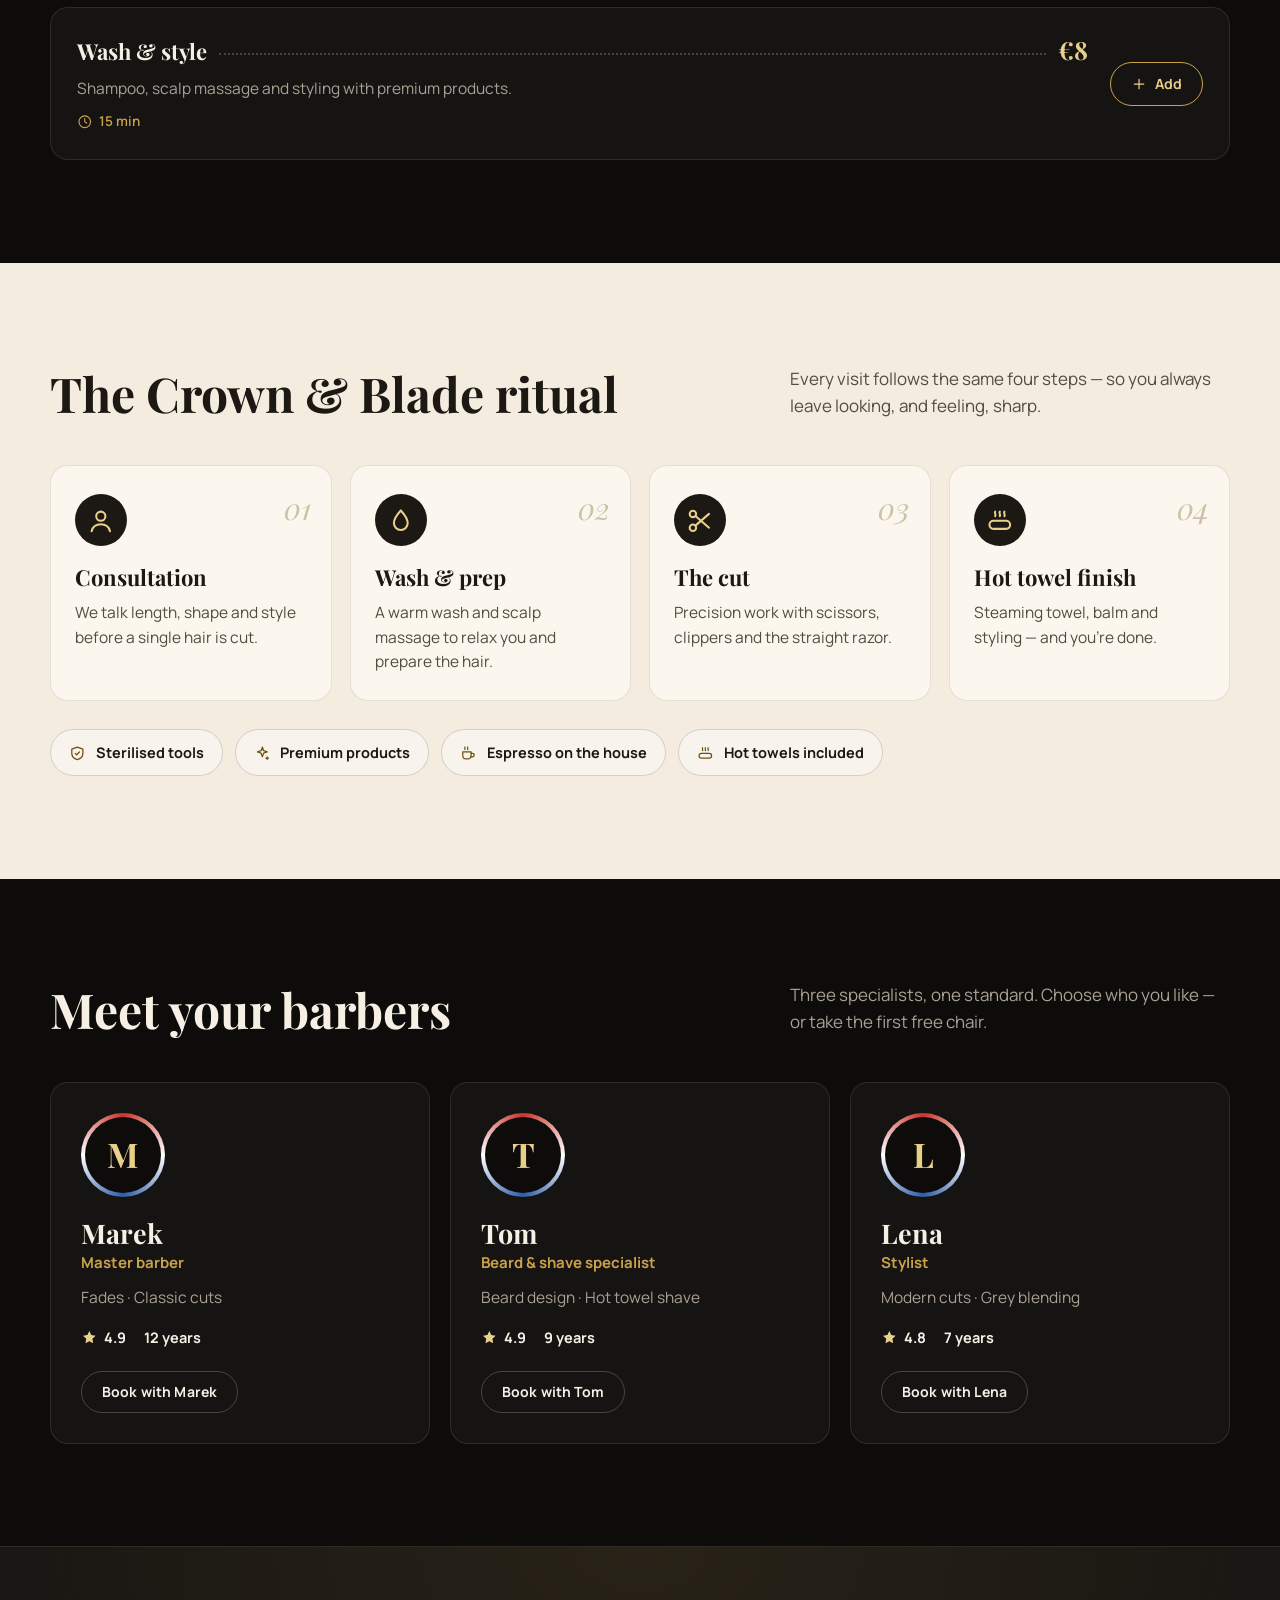
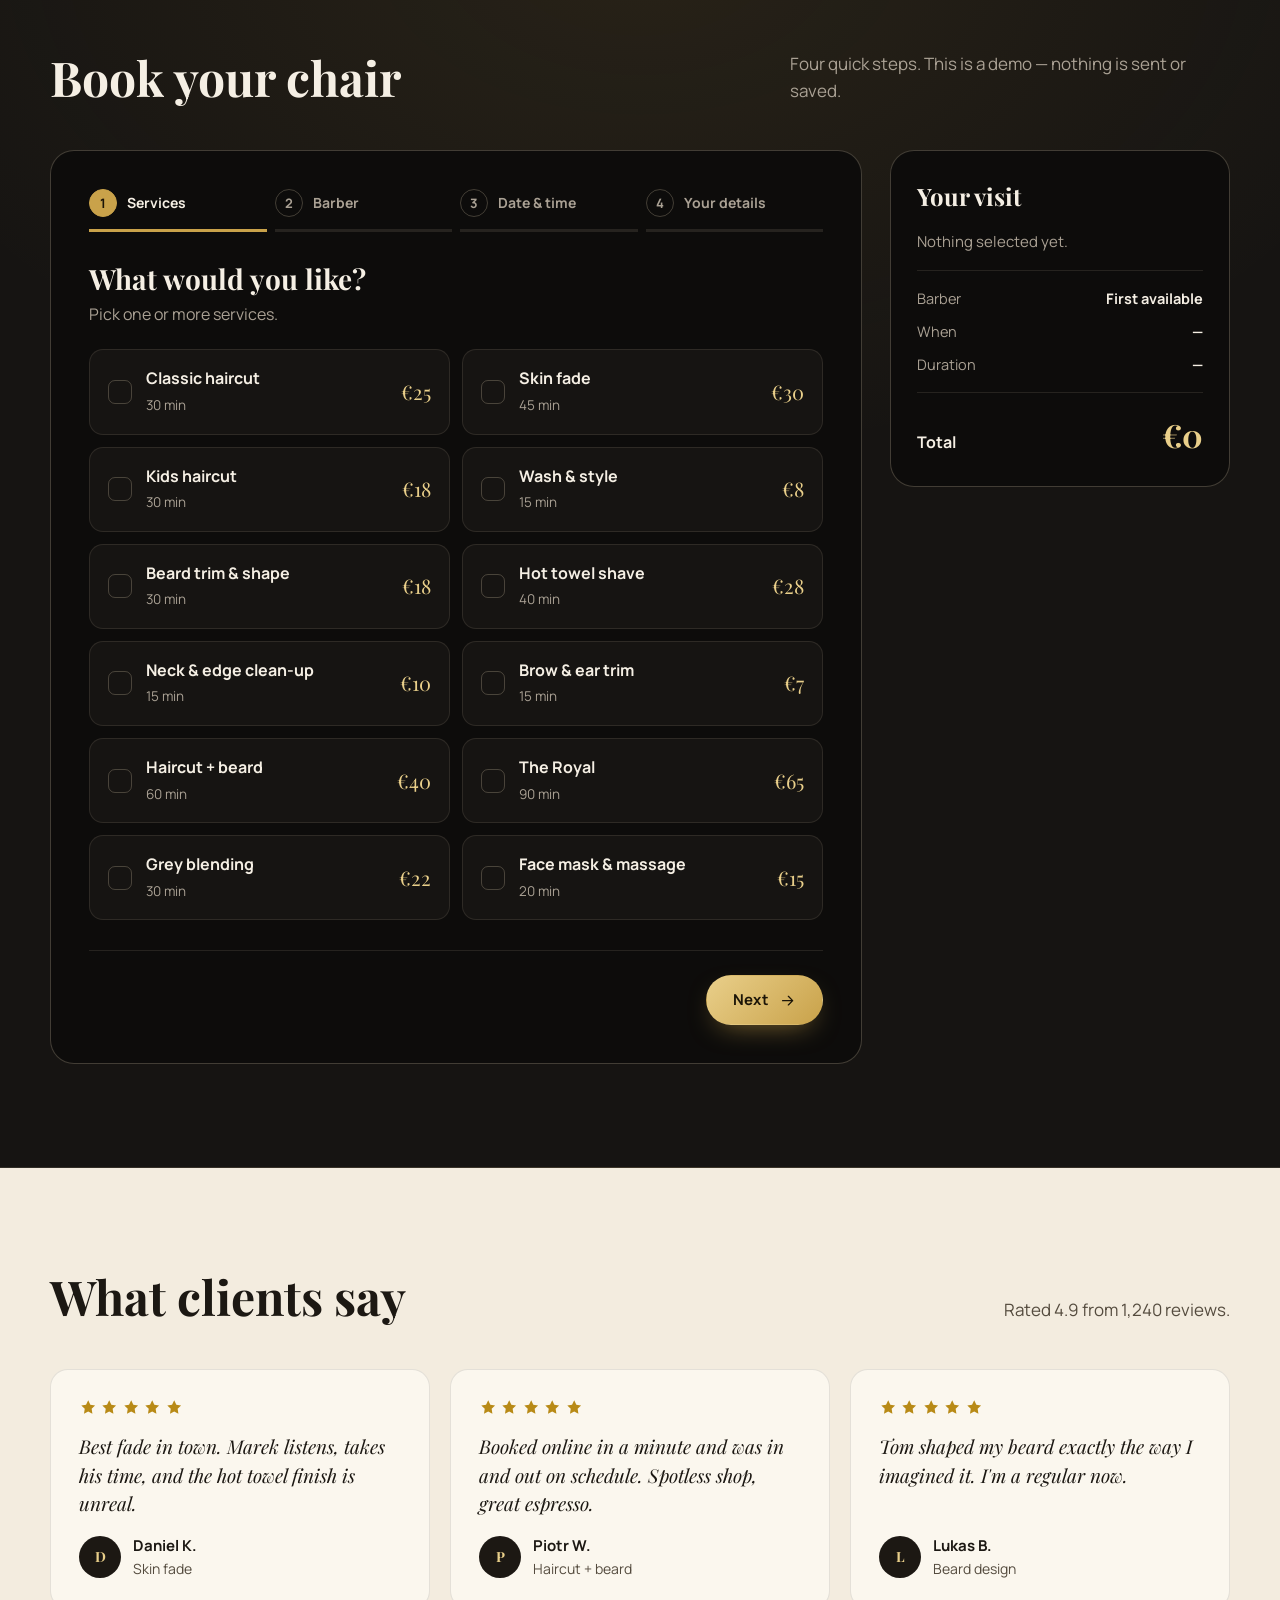
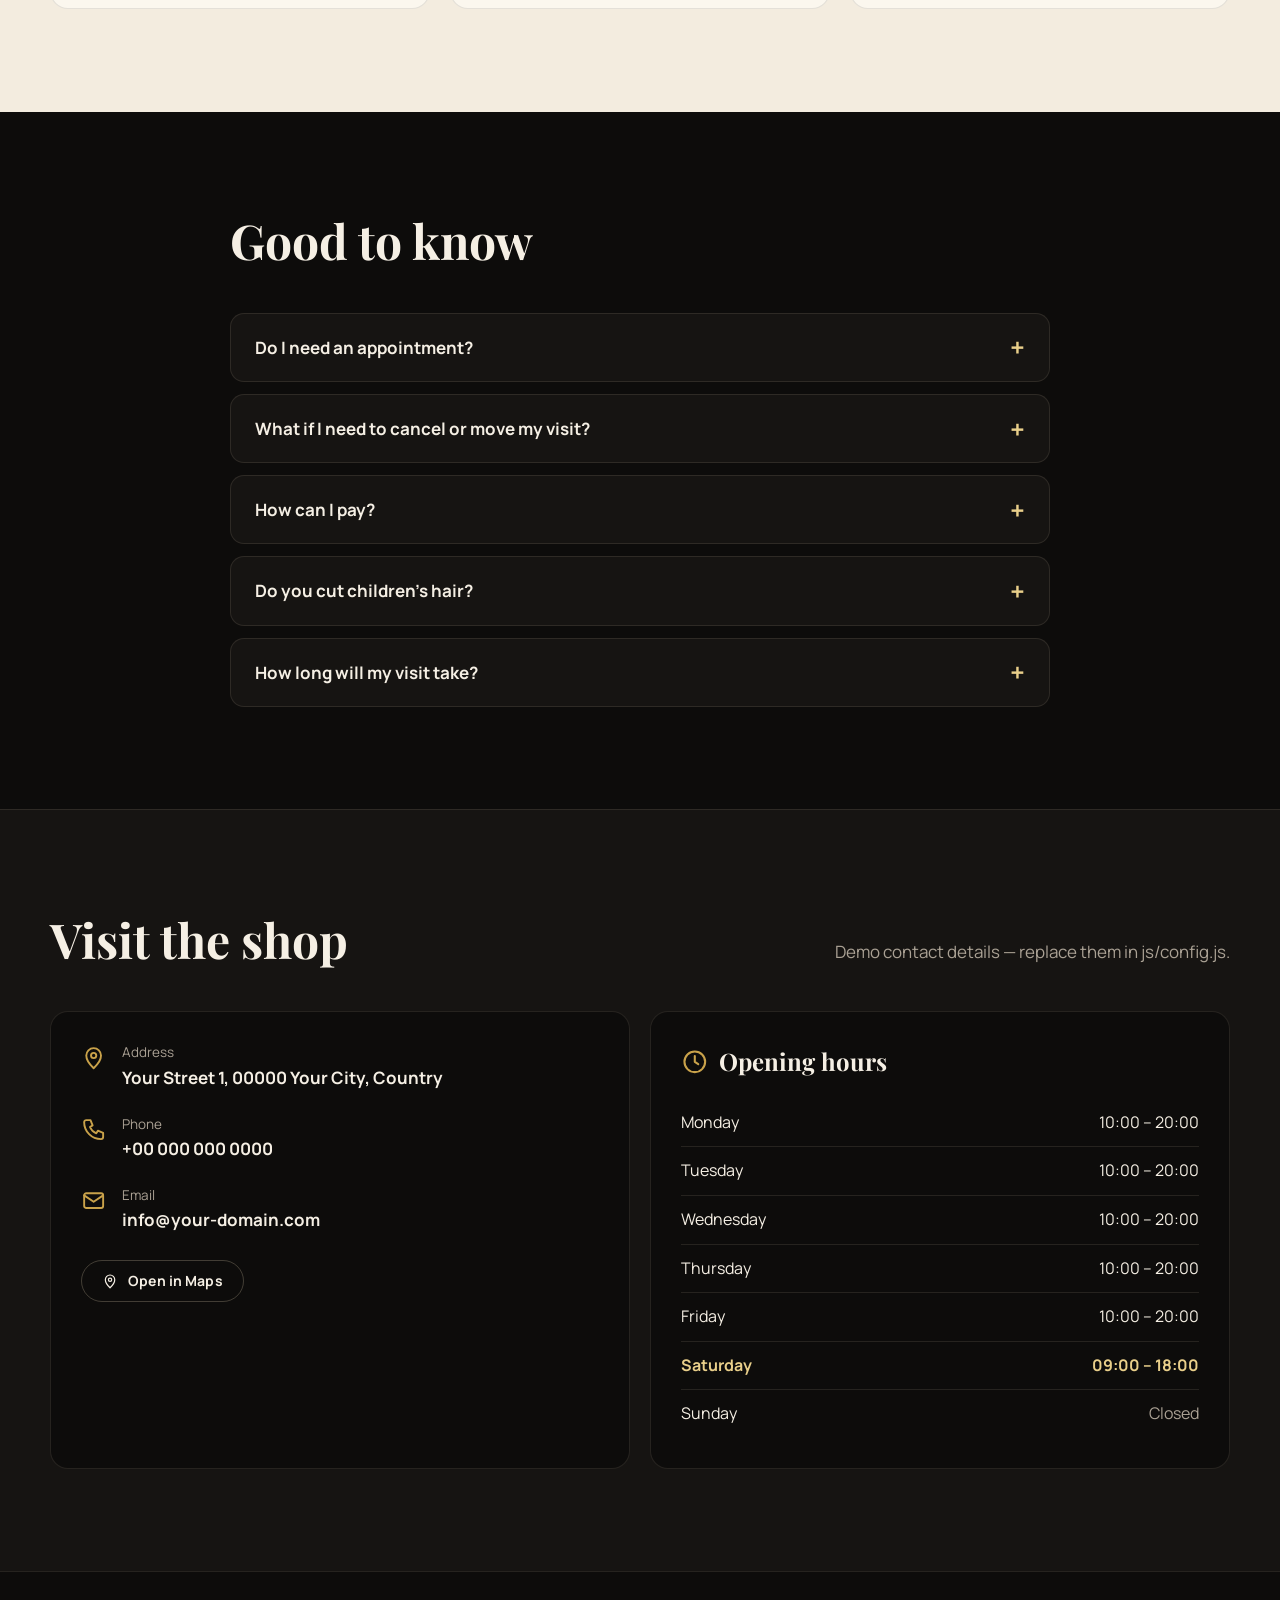
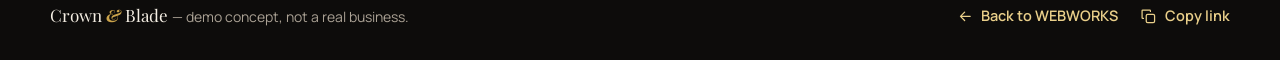
<file: demos/barbershop/index.html>
<!DOCTYPE html>
<html lang="en" translate="no">
  <head>
    <meta charset="UTF-8" />
    <meta name="viewport" content="width=device-width, initial-scale=1.0, viewport-fit=cover" />
    <!-- Own EN/PL/DE/RU switcher — phones must not machine-translate the page -->
    <meta name="google" content="notranslate" />
    <meta name="theme-color" content="#0d0c0b" />
    <title data-i18n="meta.title">Crown &amp; Blade — Barbershop</title>
    <meta
      name="description"
      data-i18n-attr="content:meta.desc"
      content="Classic barbershop: haircuts, fades, hot towel shaves and beard design. Online booking 24/7."
    />
    <link rel="preconnect" href="https://fonts.googleapis.com" />
    <link rel="preconnect" href="https://fonts.gstatic.com" crossorigin />
    <link
      href="https://fonts.googleapis.com/css2?family=Manrope:wght@400;500;600;700&family=Playfair+Display:ital,wght@0,600;0,700;0,800;1,600&display=swap"
      rel="stylesheet"
      media="print"
      onload="this.media = 'all'"
    />
    <noscript>
      <link
        href="https://fonts.googleapis.com/css2?family=Manrope:wght@400;500;600;700&family=Playfair+Display:ital,wght@0,600;0,700;0,800;1,600&display=swap"
        rel="stylesheet"
      />
    </noscript>
    <link rel="stylesheet" href="css/styles.css?v=1" />
    <script>document.documentElement.classList.add("js");</script>
  </head>
  <body>
    <!-- SVG icons -->
    <svg width="0" height="0" style="position: absolute" aria-hidden="true">
      <symbol id="i-scissors" viewBox="0 0 24 24"><circle cx="6" cy="6" r="2.8" /><circle cx="6" cy="18" r="2.8" /><path d="M8.2 7.8 20 18M8.2 16.2 20 6" /></symbol>
      <symbol id="i-razor" viewBox="0 0 24 24"><path d="M3 17 17 3l4 4L7 21z" /><path d="m12 8 4 4" /></symbol>
      <symbol id="i-steam" viewBox="0 0 24 24"><rect x="3" y="12" width="18" height="7" rx="3.5" /><path d="M8 4c-1 1.5 1 2.5 0 4M12 4c-1 1.5 1 2.5 0 4M16 4c-1 1.5 1 2.5 0 4" /></symbol>
      <symbol id="i-comb" viewBox="0 0 24 24"><rect x="3" y="7" width="18" height="6" rx="1.5" /><path d="M6 13v5M9 13v5M12 13v5M15 13v5M18 13v5" /></symbol>
      <symbol id="i-drop" viewBox="0 0 24 24"><path d="M12 3s6 6.5 6 11a6 6 0 0 1-12 0c0-4.5 6-11 6-11z" /></symbol>
      <symbol id="i-spark" viewBox="0 0 24 24"><path d="m12 3 1.8 5.2L19 10l-5.2 1.8L12 17l-1.8-5.2L5 10l5.2-1.8z" /><path d="M19 17v4M17 19h4" /></symbol>
      <symbol id="i-coffee" viewBox="0 0 24 24"><path d="M4 10h12v5a5 5 0 0 1-5 5H9a5 5 0 0 1-5-5z" /><path d="M16 12h2a2.5 2.5 0 0 1 0 5h-2M7 3c-1 1.2 1 2 0 3.5M11 3c-1 1.2 1 2 0 3.5" /></symbol>
      <symbol id="i-shield" viewBox="0 0 24 24"><path d="M12 3 4 6v6c0 5 3.5 8 8 9 4.5-1 8-4 8-9V6z" /><path d="m9 12 2 2 4-4" /></symbol>
      <symbol id="i-clock" viewBox="0 0 24 24"><circle cx="12" cy="12" r="9" /><path d="M12 7v5l3 2" /></symbol>
      <symbol id="i-calendar" viewBox="0 0 24 24"><rect x="3" y="5" width="18" height="16" rx="2" /><path d="M3 10h18M8 3v4M16 3v4" /></symbol>
      <symbol id="i-user" viewBox="0 0 24 24"><circle cx="12" cy="8" r="4" /><path d="M4 21c1-4 4-6 8-6s7 2 8 6" /></symbol>
      <symbol id="i-phone" viewBox="0 0 24 24"><path d="M5 3h4l2 5-2.5 1.5a11 11 0 0 0 6 6L16 13l5 2v4a2 2 0 0 1-2 2A16 16 0 0 1 3 5a2 2 0 0 1 2-2z" /></symbol>
      <symbol id="i-pin" viewBox="0 0 24 24"><path d="M12 22s7-6.5 7-12a7 7 0 0 0-14 0c0 5.5 7 12 7 12z" /><circle cx="12" cy="10" r="2.5" /></symbol>
      <symbol id="i-mail" viewBox="0 0 24 24"><rect x="3" y="5" width="18" height="14" rx="2" /><path d="m3 7 9 6 9-6" /></symbol>
      <symbol id="i-arrow" viewBox="0 0 24 24"><path d="M5 12h14M13 6l6 6-6 6" /></symbol>
      <symbol id="i-check" viewBox="0 0 24 24"><path d="m5 12 4 4 10-10" /></symbol>
      <symbol id="i-plus" viewBox="0 0 24 24"><path d="M12 5v14M5 12h14" /></symbol>
      <symbol id="i-globe" viewBox="0 0 24 24"><circle cx="12" cy="12" r="9" /><path d="M3 12h18M12 3c2.5 2.7 3.8 5.7 3.8 9s-1.3 6.3-3.8 9c-2.5-2.7-3.8-5.7-3.8-9S9.5 5.7 12 3z" /></symbol>
      <symbol id="i-back" viewBox="0 0 24 24"><path d="M19 12H5M11 18l-6-6 6-6" /></symbol>
      <symbol id="i-copy" viewBox="0 0 24 24"><rect x="9" y="9" width="12" height="12" rx="2" /><path d="M5 15H4a1 1 0 0 1-1-1V4a1 1 0 0 1 1-1h10a1 1 0 0 1 1 1v1" /></symbol>
      <symbol id="i-sound" viewBox="0 0 24 24"><path d="M4 9v6h4l5 4V5L8 9z" /><path d="M16.5 8.5a5 5 0 0 1 0 7M19 6a8.5 8.5 0 0 1 0 12" /></symbol>
      <symbol id="i-mute" viewBox="0 0 24 24"><path d="M4 9v6h4l5 4V5L8 9z" /><path d="m17 9 5 6M22 9l-5 6" /></symbol>
      <symbol id="i-caret" viewBox="0 0 24 24"><path d="m6 9 6 6 6-6" /></symbol>
      <symbol id="i-star" viewBox="0 0 24 24"><path d="m12 3 2.8 5.8 6.2.9-4.5 4.4 1 6.3L12 17.5 6.5 20.4l1-6.3L3 9.7l6.2-.9z" /></symbol>
    </svg>

    <!-- Header -->
    <header class="header" id="top">
      <div class="container header__inner">
        <a href="#top" class="logo" aria-label="Crown &amp; Blade">
          <span class="logo__mark">
            <svg viewBox="0 0 32 32" aria-hidden="true">
              <path d="M5 11l5 4 6-8 6 8 5-4-2 12H7z" />
              <path d="M8 27h16" />
            </svg>
          </span>
          <span class="logo__text">Crown <b>&amp;</b> Blade</span>
        </a>

        <nav class="nav" id="nav">
          <a class="nav__back" href="https://vpauk81.github.io/WEBWORKS/#project2">
            <svg class="ico"><use href="#i-back" /></svg>
            <span data-i18n="nav.back">Back</span>
          </a>
          <a href="#services" data-i18n="nav.services">Services</a>
          <a href="#barbers" data-i18n="nav.barbers">Barbers</a>
          <a href="#reviews" data-i18n="nav.reviews">Reviews</a>
          <a href="#faq" data-i18n="nav.faq">FAQ</a>
          <a href="#contacts" data-i18n="nav.contacts">Contact</a>
        </nav>

        <div class="header__actions">
          <a class="header__phone" data-contact="phone" data-contact-href="phone" href="tel:+000000000000">+00 000 000 0000</a>
          <div class="lang" id="lang">
            <button
              type="button"
              class="lang__toggle"
              id="langToggle"
              aria-haspopup="true"
              aria-expanded="false"
              aria-controls="langMenu"
              data-i18n-attr="aria-label:lang.label"
              aria-label="Choose language"
            >
              <svg class="ico"><use href="#i-globe" /></svg>
              <span id="langCurrent">EN</span>
              <svg class="ico lang__caret"><use href="#i-caret" /></svg>
            </button>
            <ul class="lang__menu" id="langMenu" role="menu">
              <li role="none"><button type="button" role="menuitemradio" aria-checked="true" data-lang="en"><b>EN</b>English</button></li>
              <li role="none"><button type="button" role="menuitemradio" aria-checked="false" data-lang="pl"><b>PL</b>Polski</button></li>
              <li role="none"><button type="button" role="menuitemradio" aria-checked="false" data-lang="de"><b>DE</b>Deutsch</button></li>
              <li role="none"><button type="button" role="menuitemradio" aria-checked="false" data-lang="ru"><b>RU</b>Русский</button></li>
            </ul>
          </div>
          <a class="btn btn--primary btn--sm" href="#booking" data-i18n="cta.book">Book now</a>
          <button class="burger" id="burger" data-i18n-attr="aria-label:nav.open" aria-label="Open menu" aria-expanded="false">
            <span></span><span></span><span></span>
          </button>
        </div>
      </div>
    </header>

    <main>
      <!-- Hero -->
      <section class="hero">
        <div class="hero__glow" aria-hidden="true"></div>
        <div class="container hero__inner">
          <div class="hero__content">
            <p class="eyebrow"><span class="dot" id="openDot"></span><span id="openStatus" data-i18n="hero.eyebrow">Open Mon–Sat · Online booking 24/7</span></p>
            <h1 class="hero__title" data-i18n="hero.title">A proper cut, <em>done properly</em></h1>
            <p class="hero__lead" data-i18n="hero.lead">
              Classic barbershop craft for modern men — precise cuts, hot towel shaves and beard design. Pick your
              barber and book your chair in under a minute.
            </p>
            <div class="hero__buttons">
              <a class="btn btn--primary" href="#booking">
                <span data-i18n="hero.cta">Book your chair</span>
                <svg class="ico"><use href="#i-arrow" /></svg>
              </a>
              <a class="btn btn--ghost" href="#services" data-i18n="hero.cta2">Services &amp; prices</a>
            </div>
            <ul class="hero__facts">
              <li><strong data-i18n="hero.f1v">Since 2012</strong><span data-i18n="hero.f1">three chairs, one standard</span></li>
              <li><strong data-i18n="hero.f2v">4.9 ★</strong><span data-i18n="hero.f2">from 1,240 reviews</span></li>
              <li><strong data-i18n="hero.f3v">24/7</strong><span data-i18n="hero.f3">online booking</span></li>
            </ul>
          </div>

          <div class="hero__visual" aria-hidden="true">
            <div class="mirror">
              <div class="mirror__shine"></div>
              <div class="pole">
                <span class="pole__cap pole__cap--top"></span>
                <span class="pole__glass"><span class="pole__stripes"></span></span>
                <span class="pole__cap pole__cap--bottom"></span>
              </div>
              <svg class="mirror__scissors" viewBox="0 0 120 120">
                <g class="blade blade--a"><path d="M40 82 108 14" /><circle cx="30" cy="92" r="14" /></g>
                <g class="blade blade--b"><path d="M40 38 108 106" /><circle cx="30" cy="28" r="14" /></g>
                <circle class="pin" cx="62" cy="60" r="3.5" />
              </svg>
              <span class="chip chip--a"><svg class="ico"><use href="#i-steam" /></svg><span data-i18n="hero.chip1">Hot towel included</span></span>
              <span class="chip chip--b"><svg class="ico"><use href="#i-user" /></svg><span data-i18n="hero.chip2">Walk-ins welcome</span></span>
            </div>
          </div>
        </div>
      </section>

      <!-- Marquee -->
      <div class="marquee" aria-hidden="true">
        <div class="marquee__track" id="marqueeTrack">
          <span data-i18n="mq.1">Classic cuts</span><i></i>
          <span data-i18n="mq.2">Skin fades</span><i></i>
          <span data-i18n="mq.3">Hot towel shaves</span><i></i>
          <span data-i18n="mq.4">Beard design</span><i></i>
          <span data-i18n="mq.5">Grey blending</span><i></i>
          <span data-i18n="mq.6">Kids welcome</span><i></i>
        </div>
      </div>

      <!-- Services & prices -->
      <section class="section" id="services">
        <div class="container">
          <div class="section__head reveal">
            <h2 class="section__title" data-i18n="services.title">Services &amp; prices</h2>
            <p class="section__lead" data-i18n="services.lead">Clear prices, no surprises. Add any service straight to your booking.</p>
          </div>

          <div class="tabs reveal" role="tablist" id="priceTabs">
            <button type="button" role="tab" id="tab-cuts" aria-selected="true" aria-controls="panel-cuts" data-tab="cuts" data-i18n="tab.cuts">Haircuts</button>
            <button type="button" role="tab" id="tab-beard" aria-selected="false" aria-controls="panel-beard" data-tab="beard" tabindex="-1" data-i18n="tab.beard">Beard &amp; shave</button>
            <button type="button" role="tab" id="tab-combo" aria-selected="false" aria-controls="panel-combo" data-tab="combo" tabindex="-1" data-i18n="tab.combo">Combos</button>
            <button type="button" role="tab" id="tab-extras" aria-selected="false" aria-controls="panel-extras" data-tab="extras" tabindex="-1" data-i18n="tab.extras">Extras</button>
          </div>

          <div class="panels reveal">
            <ul class="price-list" role="tabpanel" id="panel-cuts" aria-labelledby="tab-cuts">
              <li class="price-row" data-id="cut" data-min="30" data-price="25">
                <div class="price-row__body">
                  <div class="price-row__top"><h3 data-i18n="svc.cut.name">Classic haircut</h3><span class="dots"></span><strong class="price">€25</strong></div>
                  <p data-i18n="svc.cut.desc">Scissor or clipper cut, wash and style.</p>
                  <span class="dur"><svg class="ico"><use href="#i-clock" /></svg><span class="dur__text">30 min</span></span>
                </div>
                <button type="button" class="btn-add" data-add="cut"><svg class="ico"><use href="#i-plus" /></svg><span data-i18n="svc.add">Add</span></button>
              </li>
              <li class="price-row" data-id="fade" data-min="45" data-price="30">
                <div class="price-row__body">
                  <div class="price-row__top"><h3 data-i18n="svc.fade.name">Skin fade</h3><span class="dots"></span><strong class="price">€30</strong></div>
                  <p data-i18n="svc.fade.desc">Precision fade blended to the skin, with razor-finished edges.</p>
                  <span class="dur"><svg class="ico"><use href="#i-clock" /></svg><span class="dur__text">45 min</span></span>
                </div>
                <button type="button" class="btn-add" data-add="fade"><svg class="ico"><use href="#i-plus" /></svg><span data-i18n="svc.add">Add</span></button>
              </li>
              <li class="price-row" data-id="kids" data-min="30" data-price="18">
                <div class="price-row__body">
                  <div class="price-row__top"><h3 data-i18n="svc.kids.name">Kids haircut</h3><span class="dots"></span><strong class="price">€18</strong></div>
                  <p data-i18n="svc.kids.desc">For boys under 12 — patient, quick and fun.</p>
                  <span class="dur"><svg class="ico"><use href="#i-clock" /></svg><span class="dur__text">30 min</span></span>
                </div>
                <button type="button" class="btn-add" data-add="kids"><svg class="ico"><use href="#i-plus" /></svg><span data-i18n="svc.add">Add</span></button>
              </li>
              <li class="price-row" data-id="wash" data-min="15" data-price="8">
                <div class="price-row__body">
                  <div class="price-row__top"><h3 data-i18n="svc.wash.name">Wash &amp; style</h3><span class="dots"></span><strong class="price">€8</strong></div>
                  <p data-i18n="svc.wash.desc">Shampoo, scalp massage and styling with premium products.</p>
                  <span class="dur"><svg class="ico"><use href="#i-clock" /></svg><span class="dur__text">15 min</span></span>
                </div>
                <button type="button" class="btn-add" data-add="wash"><svg class="ico"><use href="#i-plus" /></svg><span data-i18n="svc.add">Add</span></button>
              </li>
            </ul>

            <ul class="price-list" role="tabpanel" id="panel-beard" aria-labelledby="tab-beard" hidden>
              <li class="price-row" data-id="beard" data-min="30" data-price="18">
                <div class="price-row__body">
                  <div class="price-row__top"><h3 data-i18n="svc.beard.name">Beard trim &amp; shape</h3><span class="dots"></span><strong class="price">€18</strong></div>
                  <p data-i18n="svc.beard.desc">Length, line-up and shape designed around your face.</p>
                  <span class="dur"><svg class="ico"><use href="#i-clock" /></svg><span class="dur__text">30 min</span></span>
                </div>
                <button type="button" class="btn-add" data-add="beard"><svg class="ico"><use href="#i-plus" /></svg><span data-i18n="svc.add">Add</span></button>
              </li>
              <li class="price-row" data-id="shave" data-min="40" data-price="28">
                <div class="price-row__body">
                  <div class="price-row__top"><h3 data-i18n="svc.shave.name">Hot towel shave</h3><span class="dots"></span><strong class="price">€28</strong></div>
                  <p data-i18n="svc.shave.desc">Straight-razor shave with hot towels and aftershave balm.</p>
                  <span class="dur"><svg class="ico"><use href="#i-clock" /></svg><span class="dur__text">40 min</span></span>
                </div>
                <button type="button" class="btn-add" data-add="shave"><svg class="ico"><use href="#i-plus" /></svg><span data-i18n="svc.add">Add</span></button>
              </li>
              <li class="price-row" data-id="line" data-min="15" data-price="10">
                <div class="price-row__body">
                  <div class="price-row__top"><h3 data-i18n="svc.line.name">Neck &amp; edge clean-up</h3><span class="dots"></span><strong class="price">€10</strong></div>
                  <p data-i18n="svc.line.desc">A quick tidy of the neckline and edges between cuts.</p>
                  <span class="dur"><svg class="ico"><use href="#i-clock" /></svg><span class="dur__text">15 min</span></span>
                </div>
                <button type="button" class="btn-add" data-add="line"><svg class="ico"><use href="#i-plus" /></svg><span data-i18n="svc.add">Add</span></button>
              </li>
              <li class="price-row" data-id="brows" data-min="15" data-price="7">
                <div class="price-row__body">
                  <div class="price-row__top"><h3 data-i18n="svc.brows.name">Brow &amp; ear trim</h3><span class="dots"></span><strong class="price">€7</strong></div>
                  <p data-i18n="svc.brows.desc">Tidy brows and ears for a clean finish.</p>
                  <span class="dur"><svg class="ico"><use href="#i-clock" /></svg><span class="dur__text">15 min</span></span>
                </div>
                <button type="button" class="btn-add" data-add="brows"><svg class="ico"><use href="#i-plus" /></svg><span data-i18n="svc.add">Add</span></button>
              </li>
            </ul>

            <ul class="price-list" role="tabpanel" id="panel-combo" aria-labelledby="tab-combo" hidden>
              <li class="price-row" data-id="combo" data-min="60" data-price="40">
                <div class="price-row__body">
                  <div class="price-row__top"><h3 data-i18n="svc.combo.name">Haircut + beard</h3><span class="dots"></span><strong class="price">€40</strong></div>
                  <p data-i18n="svc.combo.desc">The classic pairing: a full cut and beard shaping.</p>
                  <span class="dur"><svg class="ico"><use href="#i-clock" /></svg><span class="dur__text">60 min</span></span>
                </div>
                <button type="button" class="btn-add" data-add="combo"><svg class="ico"><use href="#i-plus" /></svg><span data-i18n="svc.add">Add</span></button>
              </li>
              <li class="price-row" data-id="royal" data-min="90" data-price="65">
                <div class="price-row__body">
                  <div class="price-row__top"><h3 data-i18n="svc.royal.name">The Royal</h3><span class="dots"></span><strong class="price">€65</strong></div>
                  <p data-i18n="svc.royal.desc">Haircut, beard, hot towel shave and face mask — the full ritual.</p>
                  <span class="dur"><svg class="ico"><use href="#i-clock" /></svg><span class="dur__text">90 min</span></span>
                </div>
                <button type="button" class="btn-add" data-add="royal"><svg class="ico"><use href="#i-plus" /></svg><span data-i18n="svc.add">Add</span></button>
              </li>
            </ul>

            <ul class="price-list" role="tabpanel" id="panel-extras" aria-labelledby="tab-extras" hidden>
              <li class="price-row" data-id="color" data-min="30" data-price="22">
                <div class="price-row__body">
                  <div class="price-row__top"><h3 data-i18n="svc.color.name">Grey blending</h3><span class="dots"></span><strong class="price">€22</strong></div>
                  <p data-i18n="svc.color.desc">Subtle colour that softens grey without looking dyed.</p>
                  <span class="dur"><svg class="ico"><use href="#i-clock" /></svg><span class="dur__text">30 min</span></span>
                </div>
                <button type="button" class="btn-add" data-add="color"><svg class="ico"><use href="#i-plus" /></svg><span data-i18n="svc.add">Add</span></button>
              </li>
              <li class="price-row" data-id="facial" data-min="20" data-price="15">
                <div class="price-row__body">
                  <div class="price-row__top"><h3 data-i18n="svc.facial.name">Face mask &amp; massage</h3><span class="dots"></span><strong class="price">€15</strong></div>
                  <p data-i18n="svc.facial.desc">A cleansing mask with a relaxing facial massage.</p>
                  <span class="dur"><svg class="ico"><use href="#i-clock" /></svg><span class="dur__text">20 min</span></span>
                </div>
                <button type="button" class="btn-add" data-add="facial"><svg class="ico"><use href="#i-plus" /></svg><span data-i18n="svc.add">Add</span></button>
              </li>
            </ul>
          </div>
        </div>
      </section>

      <!-- Ritual -->
      <section class="section section--paper" id="ritual">
        <div class="container">
          <div class="section__head reveal">
            <h2 class="section__title" data-i18n="ritual.title">The Crown &amp; Blade ritual</h2>
            <p class="section__lead" data-i18n="ritual.lead">Every visit follows the same four steps — so you always leave looking, and feeling, sharp.</p>
          </div>
          <ol class="ritual">
            <li class="ritual__step reveal">
              <span class="ritual__num">01</span>
              <span class="ritual__icon"><svg class="ico"><use href="#i-user" /></svg></span>
              <h3 data-i18n="r1.t">Consultation</h3>
              <p data-i18n="r1.d">We talk length, shape and style before a single hair is cut.</p>
            </li>
            <li class="ritual__step reveal">
              <span class="ritual__num">02</span>
              <span class="ritual__icon"><svg class="ico"><use href="#i-drop" /></svg></span>
              <h3 data-i18n="r2.t">Wash &amp; prep</h3>
              <p data-i18n="r2.d">A warm wash and scalp massage to relax you and prepare the hair.</p>
            </li>
            <li class="ritual__step reveal">
              <span class="ritual__num">03</span>
              <span class="ritual__icon"><svg class="ico"><use href="#i-scissors" /></svg></span>
              <h3 data-i18n="r3.t">The cut</h3>
              <p data-i18n="r3.d">Precision work with scissors, clippers and the straight razor.</p>
            </li>
            <li class="ritual__step reveal">
              <span class="ritual__num">04</span>
              <span class="ritual__icon"><svg class="ico"><use href="#i-steam" /></svg></span>
              <h3 data-i18n="r4.t">Hot towel finish</h3>
              <p data-i18n="r4.d">Steaming towel, balm and styling — and you're done.</p>
            </li>
          </ol>
          <ul class="perks reveal">
            <li><svg class="ico"><use href="#i-shield" /></svg><span data-i18n="perk.1">Sterilised tools</span></li>
            <li><svg class="ico"><use href="#i-spark" /></svg><span data-i18n="perk.2">Premium products</span></li>
            <li><svg class="ico"><use href="#i-coffee" /></svg><span data-i18n="perk.3">Espresso on the house</span></li>
            <li><svg class="ico"><use href="#i-steam" /></svg><span data-i18n="perk.4">Hot towels included</span></li>
          </ul>
        </div>
      </section>

      <!-- Barbers -->
      <section class="section" id="barbers">
        <div class="container">
          <div class="section__head reveal">
            <h2 class="section__title" data-i18n="barbers.title">Meet your barbers</h2>
            <p class="section__lead" data-i18n="barbers.lead">Three specialists, one standard. Choose who you like — or take the first free chair.</p>
          </div>
          <div class="barbers">
            <article class="barber reveal" data-barber="marek">
              <div class="barber__avatar" aria-hidden="true"><span>M</span></div>
              <h3>Marek</h3>
              <p class="barber__role" data-i18n="b.marek.role">Master barber</p>
              <p class="barber__tags" data-i18n="b.marek.tags">Fades · Classic cuts</p>
              <ul class="barber__meta">
                <li><svg class="ico"><use href="#i-star" /></svg>4.9</li>
                <li data-i18n="b.marek.exp">12 years</li>
              </ul>
              <button type="button" class="btn btn--ghost btn--sm" data-pick-barber="marek"><span data-i18n="b.book" data-name="Marek">Book with Marek</span></button>
            </article>
            <article class="barber reveal" data-barber="tom">
              <div class="barber__avatar" aria-hidden="true"><span>T</span></div>
              <h3>Tom</h3>
              <p class="barber__role" data-i18n="b.tom.role">Beard &amp; shave specialist</p>
              <p class="barber__tags" data-i18n="b.tom.tags">Beard design · Hot towel shave</p>
              <ul class="barber__meta">
                <li><svg class="ico"><use href="#i-star" /></svg>4.9</li>
                <li data-i18n="b.tom.exp">9 years</li>
              </ul>
              <button type="button" class="btn btn--ghost btn--sm" data-pick-barber="tom"><span data-i18n="b.book" data-name="Tom">Book with Tom</span></button>
            </article>
            <article class="barber reveal" data-barber="lena">
              <div class="barber__avatar" aria-hidden="true"><span>L</span></div>
              <h3>Lena</h3>
              <p class="barber__role" data-i18n="b.lena.role">Stylist</p>
              <p class="barber__tags" data-i18n="b.lena.tags">Modern cuts · Grey blending</p>
              <ul class="barber__meta">
                <li><svg class="ico"><use href="#i-star" /></svg>4.8</li>
                <li data-i18n="b.lena.exp">7 years</li>
              </ul>
              <button type="button" class="btn btn--ghost btn--sm" data-pick-barber="lena"><span data-i18n="b.book" data-name="Lena">Book with Lena</span></button>
            </article>
          </div>
        </div>
      </section>

      <!-- Booking -->
      <section class="section section--booking" id="booking">
        <div class="container">
          <div class="section__head reveal">
            <h2 class="section__title" data-i18n="booking.title">Book your chair</h2>
            <p class="section__lead" data-i18n="booking.lead">Four quick steps. This is a demo — nothing is sent or saved.</p>
          </div>

          <div class="booking">
            <div class="booking__main">
              <ol class="stepper" id="stepper">
                <li class="is-current"><span class="stepper__n">1</span><span class="stepper__t" data-i18n="bk.s1">Services</span></li>
                <li><span class="stepper__n">2</span><span class="stepper__t" data-i18n="bk.s2">Barber</span></li>
                <li><span class="stepper__n">3</span><span class="stepper__t" data-i18n="bk.s3">Date &amp; time</span></li>
                <li><span class="stepper__n">4</span><span class="stepper__t" data-i18n="bk.s4">Your details</span></li>
              </ol>

              <form id="bookingForm" novalidate>
                <fieldset class="step" data-step="1">
                  <legend class="step__title" data-i18n="bk.s1.title">What would you like?</legend>
                  <p class="step__hint" data-i18n="bk.s1.hint">Pick one or more services.</p>
                  <div class="pick-grid" id="svcPick"></div>
                  <p class="step__error" id="err-services" role="alert" hidden></p>
                </fieldset>

                <fieldset class="step" data-step="2" hidden>
                  <legend class="step__title" data-i18n="bk.s2.title">Who should cut your hair?</legend>
                  <p class="step__hint" data-i18n="bk.s2.hint">Choose a barber, or the first free chair.</p>
                  <div class="barber-pick" id="barberPick"></div>
                </fieldset>

                <fieldset class="step" data-step="3" hidden>
                  <legend class="step__title" data-i18n="bk.s3.title">Pick a day and time</legend>
                  <p class="step__hint" id="slotHint" data-i18n="bk.pickday">Pick a day to see free times.</p>
                  <div class="date-strip" id="dateStrip" role="listbox" data-i18n-attr="aria-label:bk.s3"></div>
                  <div class="slots" id="slots" role="listbox"></div>
                  <p class="step__error" id="err-time" role="alert" hidden></p>
                </fieldset>

                <fieldset class="step" data-step="4" hidden>
                  <legend class="step__title" data-i18n="bk.s4.title">Your details</legend>
                  <div class="fields">
                    <div class="field">
                      <label for="f-name" data-i18n="f.name">Name</label>
                      <input id="f-name" name="name" type="text" autocomplete="name" data-i18n-attr="placeholder:f.name.ph" placeholder="Your name" />
                      <p class="field__error" id="err-name" hidden></p>
                    </div>
                    <div class="field">
                      <label for="f-phone" data-i18n="f.phone">Phone</label>
                      <input id="f-phone" name="phone" type="tel" inputmode="tel" autocomplete="tel" placeholder="+00 000 000 000" />
                      <p class="field__error" id="err-phone" hidden></p>
                    </div>
                    <div class="field field--wide">
                      <label for="f-email" data-i18n="f.email">Email (optional)</label>
                      <input id="f-email" name="email" type="email" inputmode="email" autocomplete="email" placeholder="name@mail.com" />
                      <p class="field__error" id="err-email" hidden></p>
                    </div>
                    <div class="field field--wide">
                      <label for="f-notes" data-i18n="f.notes">Notes (optional)</label>
                      <textarea id="f-notes" name="notes" rows="3" data-i18n-attr="placeholder:f.notes.ph" placeholder="Anything we should know?"></textarea>
                    </div>
                    <div class="consent field--wide">
                      <input id="f-consent" name="consent" type="checkbox" />
                      <label for="f-consent" data-i18n="f.consent">I agree to the processing of my data to handle this booking (GDPR). Demo — nothing is stored.</label>
                      <p class="field__error" id="err-consent" hidden></p>
                    </div>
                  </div>
                </fieldset>

                <div class="step__nav">
                  <button type="button" class="btn btn--ghost" id="btnPrev" hidden data-i18n="bk.back">Back</button>
                  <button type="button" class="btn btn--primary" id="btnNext"><span data-i18n="bk.next">Next</span><svg class="ico"><use href="#i-arrow" /></svg></button>
                  <button type="submit" class="btn btn--primary" id="btnConfirm" hidden><svg class="ico"><use href="#i-check" /></svg><span data-i18n="bk.confirm">Confirm booking</span></button>
                </div>
              </form>

              <div class="success" id="success" hidden aria-live="polite">
                <span class="success__tick"><svg class="ico"><use href="#i-check" /></svg></span>
                <h3 data-i18n="ok.title">You're booked in!</h3>
                <p id="okText"></p>
                <p class="success__code"><span data-i18n="ok.code">Booking code</span><strong id="okCode">CB-00000</strong></p>
                <div class="success__actions">
                  <button type="button" class="btn btn--primary" id="btnIcs"><svg class="ico"><use href="#i-calendar" /></svg><span data-i18n="ok.ics">Add to calendar</span></button>
                  <button type="button" class="btn btn--ghost" id="btnAgain" data-i18n="ok.again">Book another visit</button>
                </div>
              </div>
            </div>

            <aside class="summary" id="summary" aria-live="polite">
              <h3 class="summary__title" data-i18n="sum.title">Your visit</h3>
              <ul class="summary__list" id="sumServices"></ul>
              <dl class="summary__facts">
                <div><dt data-i18n="sum.barber">Barber</dt><dd id="sumBarber">—</dd></div>
                <div><dt data-i18n="sum.when">When</dt><dd id="sumWhen">—</dd></div>
                <div><dt data-i18n="sum.duration">Duration</dt><dd id="sumDuration">—</dd></div>
              </dl>
              <p class="summary__total"><span data-i18n="sum.total">Total</span><strong id="sumTotal">€0</strong></p>
            </aside>
          </div>
        </div>
      </section>

      <!-- Reviews -->
      <section class="section section--paper" id="reviews">
        <div class="container">
          <div class="section__head reveal">
            <h2 class="section__title" data-i18n="reviews.title">What clients say</h2>
            <p class="section__lead" data-i18n="reviews.lead">Rated 4.9 from 1,240 reviews.</p>
          </div>
          <div class="reviews">
            <figure class="review reveal">
              <div class="stars" aria-hidden="true"><svg class="ico"><use href="#i-star" /></svg><svg class="ico"><use href="#i-star" /></svg><svg class="ico"><use href="#i-star" /></svg><svg class="ico"><use href="#i-star" /></svg><svg class="ico"><use href="#i-star" /></svg></div>
              <blockquote data-i18n="rv.1">Best fade in town. Marek listens, takes his time, and the hot towel finish is unreal.</blockquote>
              <figcaption><span class="avatar">D</span><div><b>Daniel K.</b><span data-i18n="rv.1.c">Skin fade</span></div></figcaption>
            </figure>
            <figure class="review reveal">
              <div class="stars" aria-hidden="true"><svg class="ico"><use href="#i-star" /></svg><svg class="ico"><use href="#i-star" /></svg><svg class="ico"><use href="#i-star" /></svg><svg class="ico"><use href="#i-star" /></svg><svg class="ico"><use href="#i-star" /></svg></div>
              <blockquote data-i18n="rv.2">Booked online in a minute and was in and out on schedule. Spotless shop, great espresso.</blockquote>
              <figcaption><span class="avatar">P</span><div><b>Piotr W.</b><span data-i18n="rv.2.c">Haircut + beard</span></div></figcaption>
            </figure>
            <figure class="review reveal">
              <div class="stars" aria-hidden="true"><svg class="ico"><use href="#i-star" /></svg><svg class="ico"><use href="#i-star" /></svg><svg class="ico"><use href="#i-star" /></svg><svg class="ico"><use href="#i-star" /></svg><svg class="ico"><use href="#i-star" /></svg></div>
              <blockquote data-i18n="rv.3">Tom shaped my beard exactly the way I imagined it. I'm a regular now.</blockquote>
              <figcaption><span class="avatar">L</span><div><b>Lukas B.</b><span data-i18n="rv.3.c">Beard design</span></div></figcaption>
            </figure>
          </div>
        </div>
      </section>

      <!-- FAQ -->
      <section class="section" id="faq">
        <div class="container container--narrow">
          <div class="section__head reveal">
            <h2 class="section__title" data-i18n="faq.title">Good to know</h2>
          </div>
          <div class="faq reveal">
            <details><summary data-i18n="faq.q1">Do I need an appointment?</summary><p data-i18n="faq.a1">Walk-ins are welcome whenever a chair is free, but booking online guarantees your time.</p></details>
            <details><summary data-i18n="faq.q2">What if I need to cancel or move my visit?</summary><p data-i18n="faq.a2">No problem — just let us know at least 4 hours ahead and we'll rebook you free of charge.</p></details>
            <details><summary data-i18n="faq.q3">How can I pay?</summary><p data-i18n="faq.a3">By card, contactless, Apple Pay, Google Pay or cash.</p></details>
            <details><summary data-i18n="faq.q4">Do you cut children's hair?</summary><p data-i18n="faq.a4">Yes — from age 3, with a quick and friendly kids' cut.</p></details>
            <details><summary data-i18n="faq.q5">How long will my visit take?</summary><p data-i18n="faq.a5">A haircut takes about 30–45 minutes; the full Royal ritual takes around 90 minutes.</p></details>
          </div>
        </div>
      </section>

      <!-- Contacts -->
      <section class="section section--contacts" id="contacts">
        <div class="container">
          <div class="section__head reveal">
            <h2 class="section__title" data-i18n="contacts.title">Visit the shop</h2>
            <p class="section__lead" data-i18n="contacts.lead">Demo contact details — replace them in js/config.js.</p>
          </div>
          <div class="contacts">
            <div class="contacts__card reveal">
              <ul class="contact-list">
                <li><svg class="ico"><use href="#i-pin" /></svg><div><span data-i18n="c.address">Address</span><b data-contact="address" data-i18n="c.addressDemo">Your Street 1, 00000 Your City, Country</b></div></li>
                <li><svg class="ico"><use href="#i-phone" /></svg><div><span data-i18n="c.phone">Phone</span><a data-contact="phone" data-contact-href="phone" href="tel:+000000000000">+00 000 000 0000</a></div></li>
                <li><svg class="ico"><use href="#i-mail" /></svg><div><span data-i18n="c.email">Email</span><a data-contact="email" data-contact-href="email" href="mailto:info@your-domain.com">info@your-domain.com</a></div></li>
              </ul>
              <a class="btn btn--ghost btn--sm" data-contact-href="map" href="#" target="_blank" rel="noopener"><svg class="ico"><use href="#i-pin" /></svg><span data-i18n="c.map">Open in Maps</span></a>
            </div>
            <div class="contacts__card reveal">
              <h3 class="hours__title"><svg class="ico"><use href="#i-clock" /></svg><span data-i18n="c.hours">Opening hours</span></h3>
              <ul class="hours" id="hoursList"></ul>
            </div>
          </div>
        </div>
      </section>
    </main>

    <footer class="footer">
      <div class="container footer__inner">
        <p class="footer__brand">Crown <b>&amp;</b> Blade <span data-i18n="ft.demo">— demo concept, not a real business.</span></p>
        <div class="footer__links">
          <a href="https://vpauk81.github.io/WEBWORKS/#project2"><svg class="ico"><use href="#i-back" /></svg><span data-i18n="ft.back">Back to WEBWORKS</span></a>
          <button type="button" id="copyLink"><svg class="ico"><use href="#i-copy" /></svg><span data-i18n="ft.copy">Copy link</span></button>
        </div>
      </div>
    </footer>

    <button type="button" class="sound-toggle" id="soundToggle" aria-pressed="true" data-i18n-attr="aria-label:ft.sound" aria-label="Sound">
      <svg class="ico ico--on"><use href="#i-sound" /></svg>
      <svg class="ico ico--off"><use href="#i-mute" /></svg>
    </button>
    <div class="toast" id="toast" role="status" aria-live="polite"><span data-i18n="ft.copied">Link copied</span></div>
    <a class="cart" id="cart" href="#booking" hidden><svg class="ico"><use href="#i-scissors" /></svg><span id="cartText"></span><b id="cartTotal"></b><svg class="ico"><use href="#i-arrow" /></svg></a>

    <script src="js/config.js?v=1"></script>
    <script src="js/i18n.js?v=1"></script>
    <script src="js/script.js?v=1"></script>
  </body>
</html>
</file>
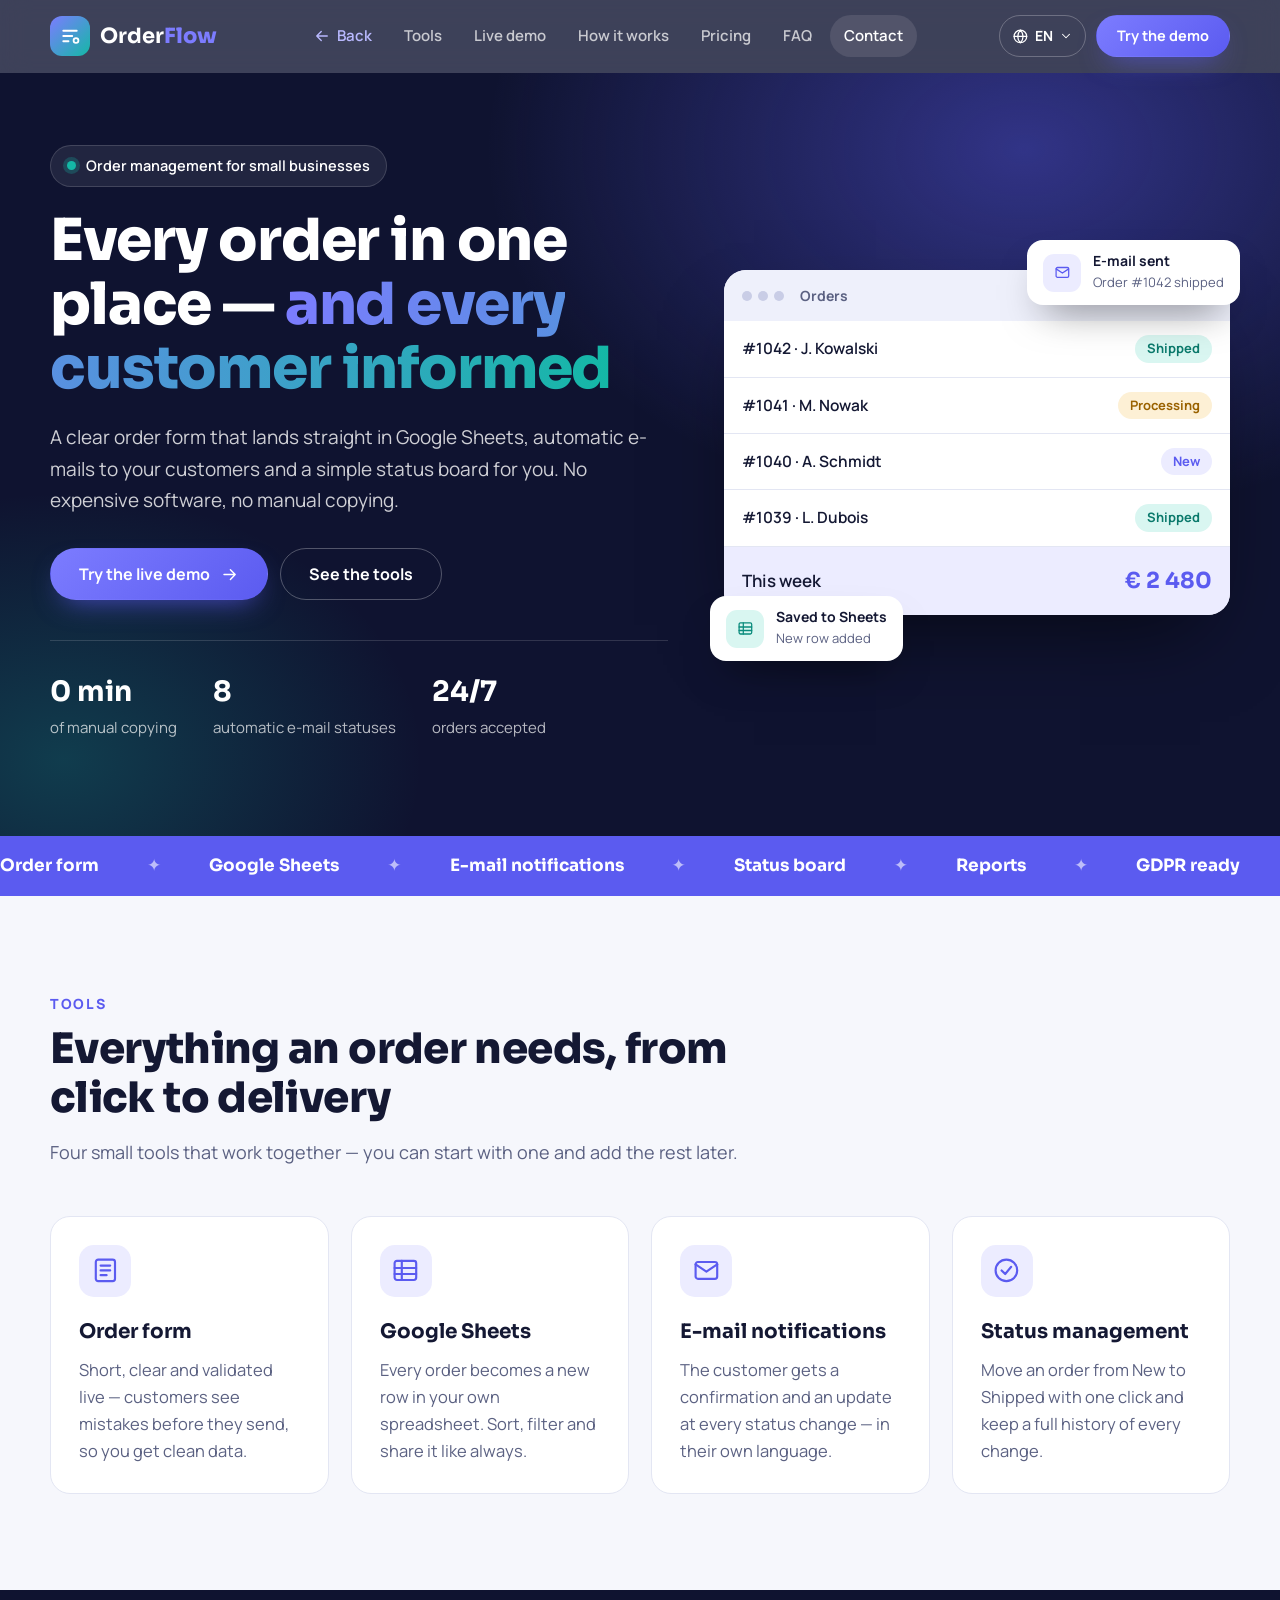
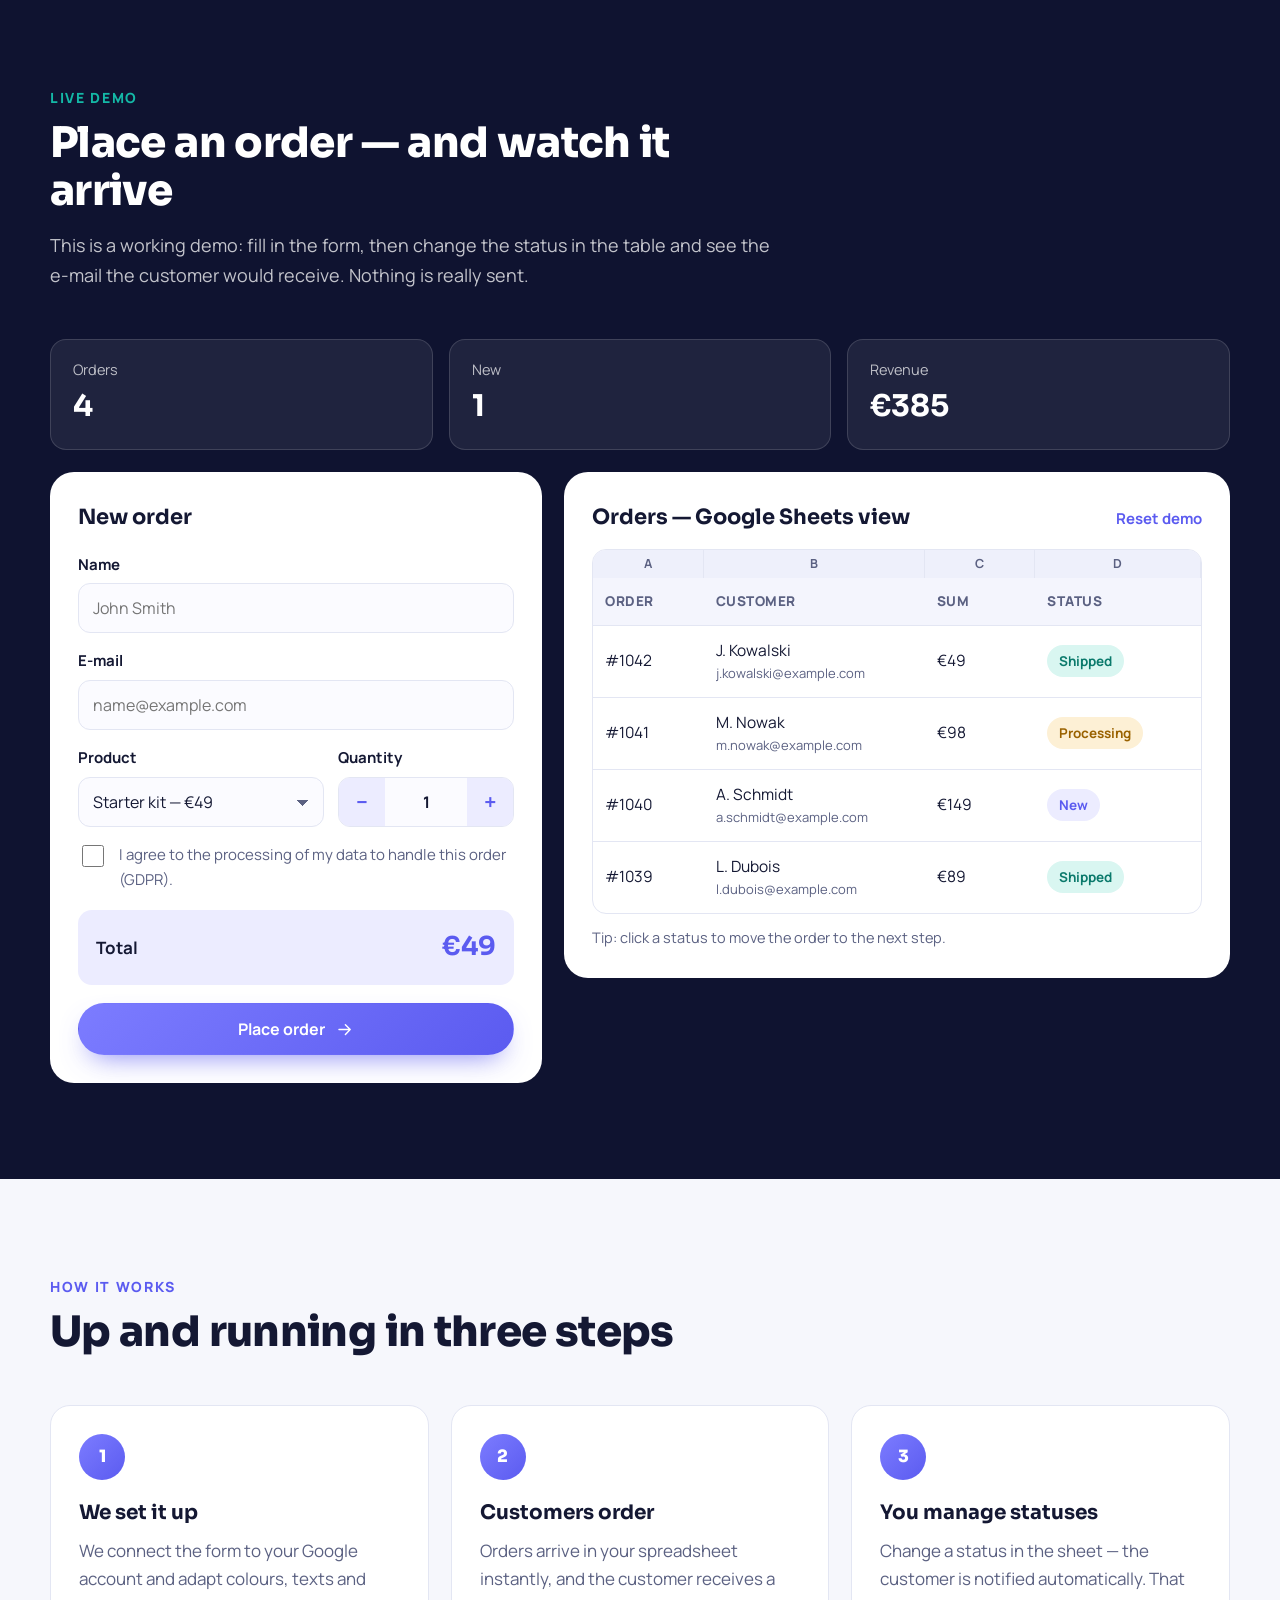
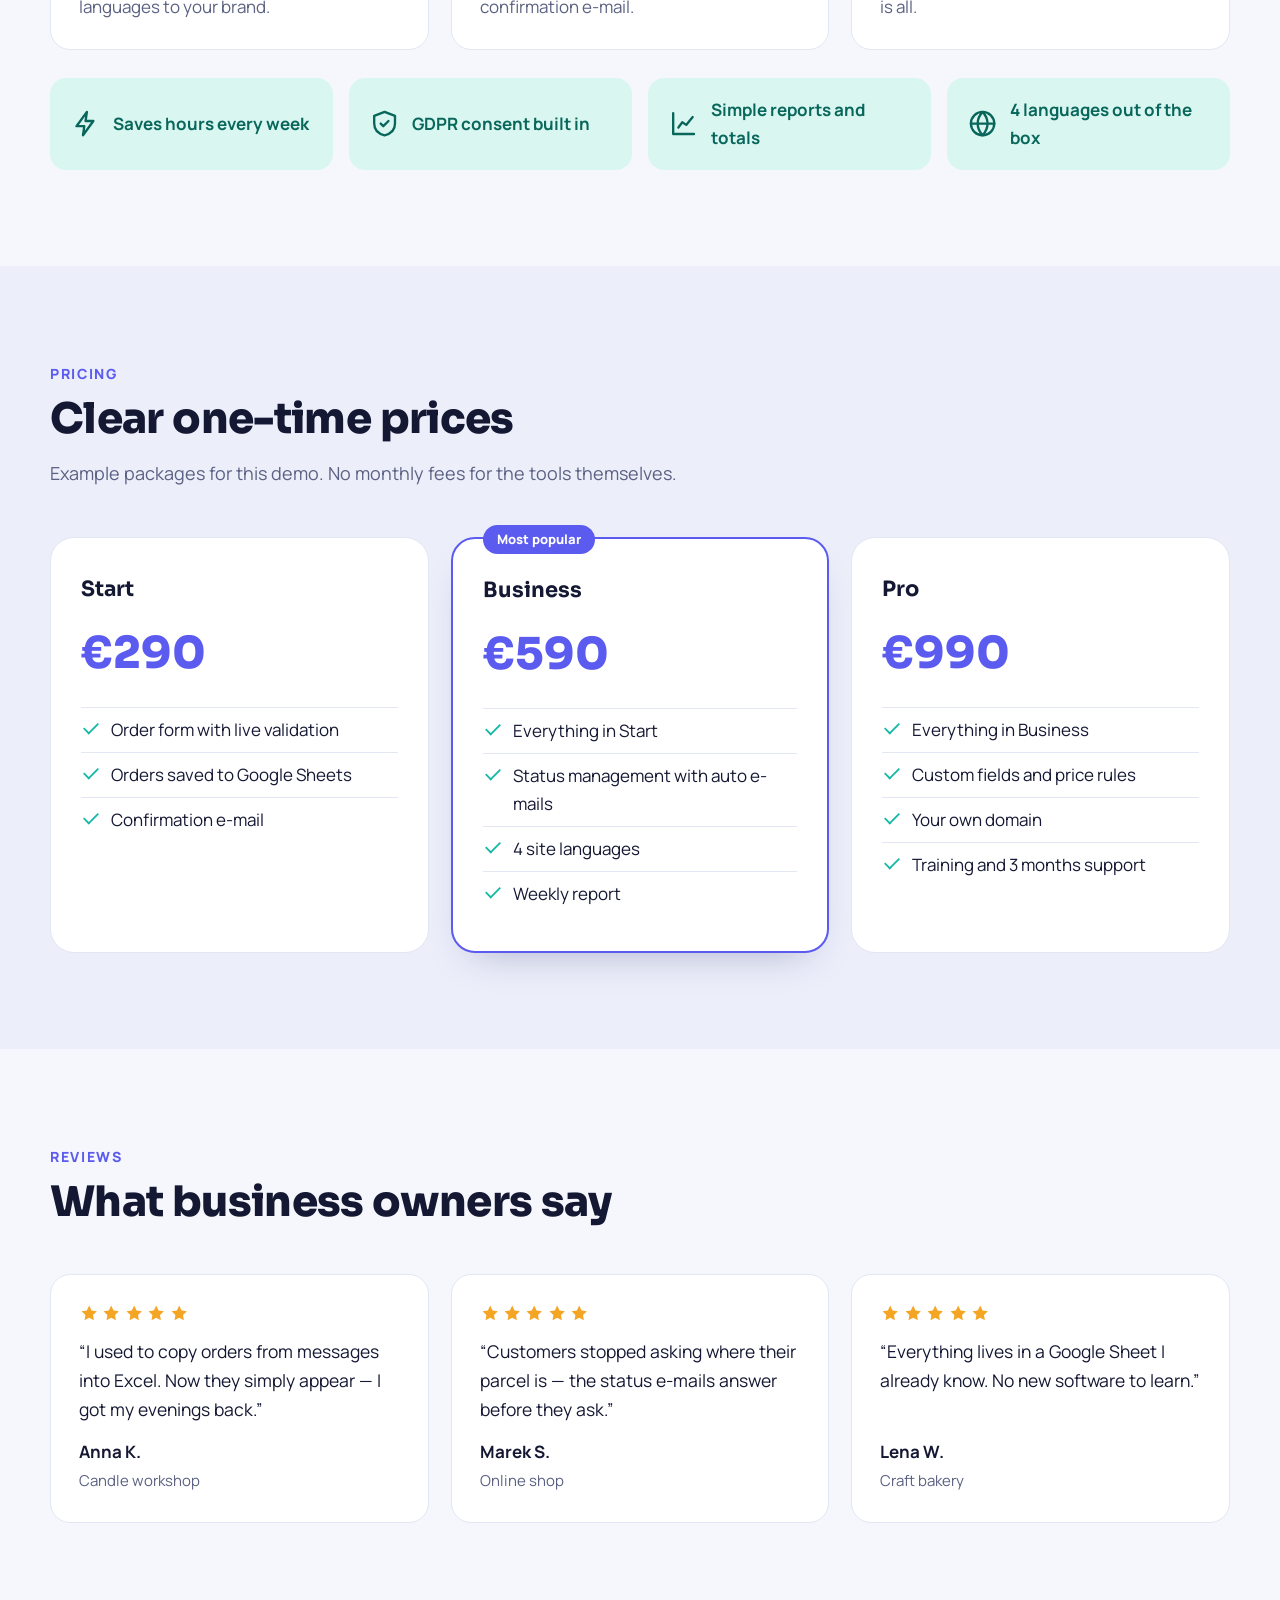
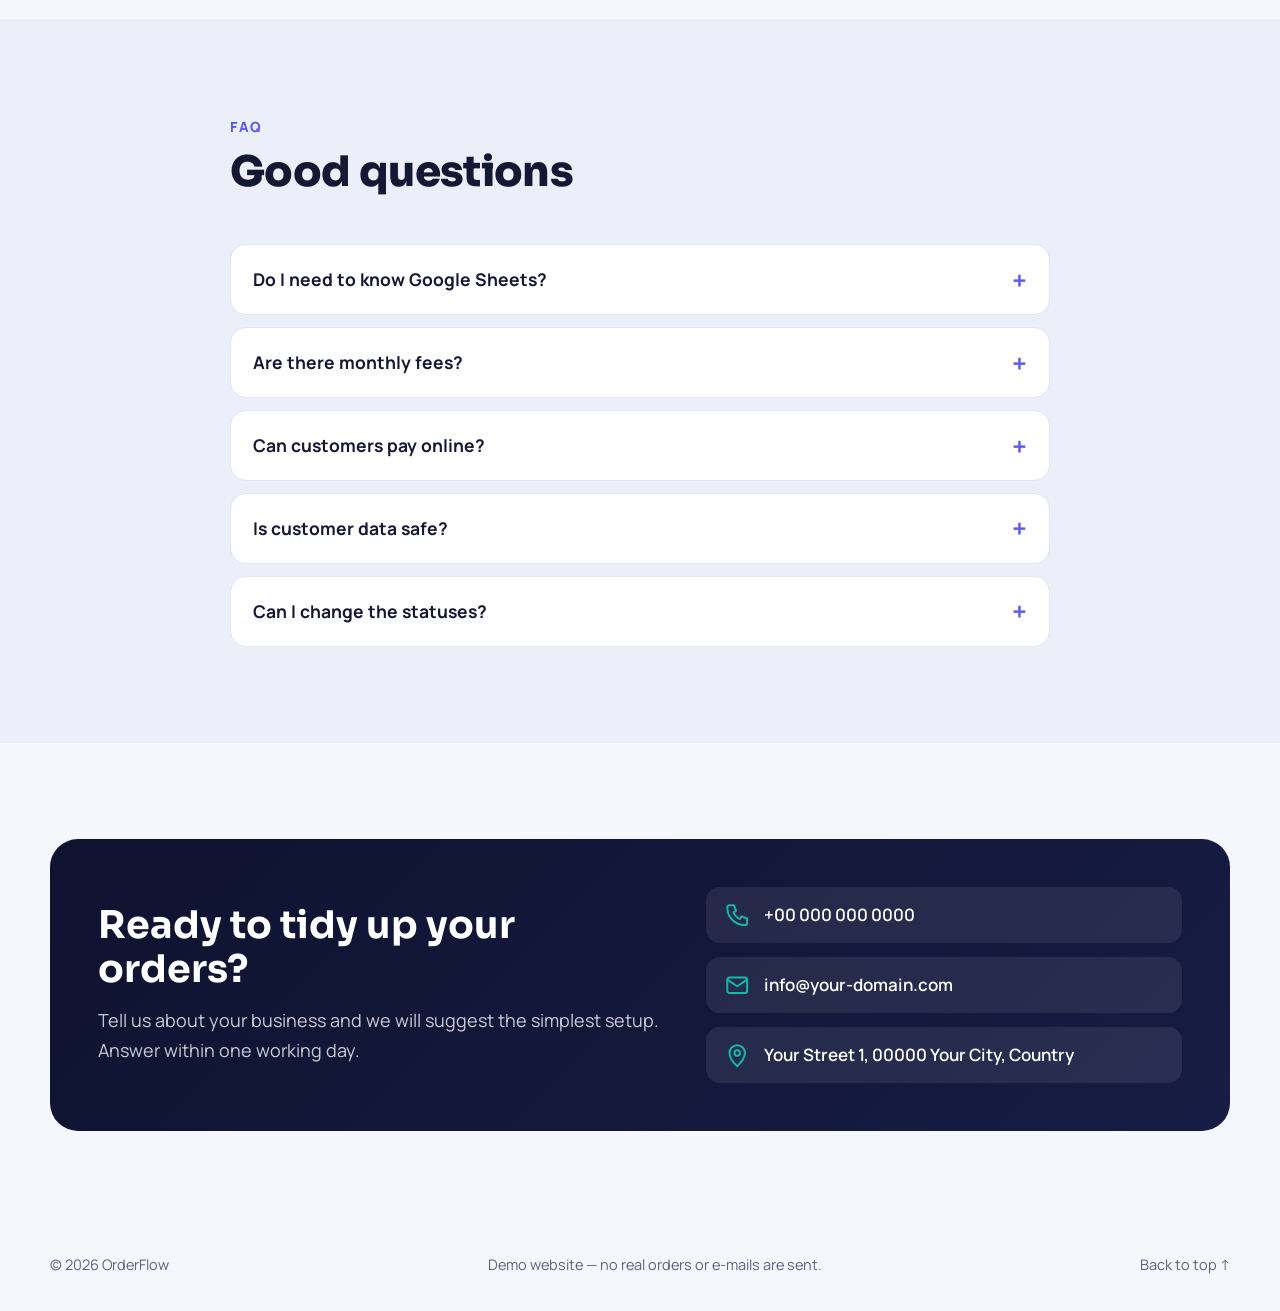
<file: demos/business-tools/index.html>
<!DOCTYPE html>
<html lang="en" translate="no">
  <head>
    <meta charset="UTF-8" />
    <meta name="viewport" content="width=device-width, initial-scale=1.0, viewport-fit=cover" />
    <meta name="google" content="notranslate" />
    <meta name="theme-color" content="#0f1330" />
    <title data-i18n="meta.title">OrderFlow — Business Tools</title>
    <meta
      name="description"
      data-i18n-attr="content:meta.desc"
      content="Order form connected to Google Sheets, automatic e-mail notifications and order status management for small businesses."
    />
    <link rel="preconnect" href="https://fonts.googleapis.com" />
    <link rel="preconnect" href="https://fonts.gstatic.com" crossorigin />
    <link
      href="https://fonts.googleapis.com/css2?family=Manrope:wght@400;500;600;700;800&family=Sora:wght@600;700;800&display=swap"
      rel="stylesheet"
      media="print"
      onload="this.media = 'all'"
    />
    <noscript>
      <link href="https://fonts.googleapis.com/css2?family=Manrope:wght@400;500;600;700;800&family=Sora:wght@600;700;800&display=swap" rel="stylesheet" />
    </noscript>
    <link rel="stylesheet" href="css/styles.css?v=2" />
    <script>document.documentElement.classList.add("js");</script>
  </head>
  <body>
    <svg width="0" height="0" style="position: absolute" aria-hidden="true">
      <symbol id="i-form" viewBox="0 0 24 24"><rect x="4" y="3" width="16" height="18" rx="2" /><path d="M8 8h8M8 12h8M8 16h5" /></symbol>
      <symbol id="i-sheet" viewBox="0 0 24 24"><rect x="3" y="4" width="18" height="16" rx="2" /><path d="M3 10h18M3 15h18M9 4v16" /></symbol>
      <symbol id="i-mail" viewBox="0 0 24 24"><rect x="3" y="5" width="18" height="14" rx="2" /><path d="m3 7 9 6 9-6" /></symbol>
      <symbol id="i-status" viewBox="0 0 24 24"><circle cx="12" cy="12" r="9" /><path d="m8 12 3 3 5-6" /></symbol>
      <symbol id="i-chart" viewBox="0 0 24 24"><path d="M4 20V4M4 20h16" /><path d="m8 15 3-4 3 2 5-6" /></symbol>
      <symbol id="i-shield" viewBox="0 0 24 24"><path d="M12 3 4 6v6c0 5 3.5 8 8 9 4.5-1 8-4 8-9V6z" /><path d="m9 12 2 2 4-4" /></symbol>
      <symbol id="i-bolt" viewBox="0 0 24 24"><path d="M13 3 5 14h6l-1 7 8-11h-6z" /></symbol>
      <symbol id="i-phone" viewBox="0 0 24 24"><path d="M5 3h4l2 5-2.5 1.5a11 11 0 0 0 6 6L16 13l5 2v4a2 2 0 0 1-2 2A16 16 0 0 1 3 5a2 2 0 0 1 2-2z" /></symbol>
      <symbol id="i-pin" viewBox="0 0 24 24"><path d="M12 22s7-6.5 7-12a7 7 0 0 0-14 0c0 5.5 7 12 7 12z" /><circle cx="12" cy="10" r="2.5" /></symbol>
      <symbol id="i-arrow" viewBox="0 0 24 24"><path d="M5 12h14M13 6l6 6-6 6" /></symbol>
      <symbol id="i-check" viewBox="0 0 24 24"><path d="m5 12 4 4 10-10" /></symbol>
      <symbol id="i-globe" viewBox="0 0 24 24"><circle cx="12" cy="12" r="9" /><path d="M3 12h18M12 3c2.5 2.7 3.8 5.7 3.8 9s-1.3 6.3-3.8 9c-2.5-2.7-3.8-5.7-3.8-9S9.5 5.7 12 3z" /></symbol>
      <symbol id="i-back" viewBox="0 0 24 24"><path d="M19 12H5M11 18l-6-6 6-6" /></symbol>
      <symbol id="i-caret" viewBox="0 0 24 24"><path d="m6 9 6 6 6-6" /></symbol>
      <symbol id="i-plus" viewBox="0 0 24 24"><path d="M12 5v14M5 12h14" /></symbol>
      <symbol id="i-star" viewBox="0 0 24 24"><path d="m12 3 2.8 5.8 6.2.9-4.5 4.4 1 6.3L12 17.5 6.5 20.4l1-6.3L3 9.7l6.2-.9z" /></symbol>
    </svg>

    <header class="header" id="top">
      <div class="container header__inner">
        <a href="#top" class="logo" aria-label="OrderFlow">
          <span class="logo__mark">
            <svg viewBox="0 0 32 32" aria-hidden="true"><path d="M7 9h18M7 16h12M7 23h7" /><circle cx="24" cy="22" r="3.2" /></svg>
          </span>
          <span class="logo__text">Order<b>Flow</b></span>
        </a>

        <nav class="nav" id="nav">
          <a class="nav__back" href="https://vpauk81.github.io/WEBWORKS/#project4">
            <svg class="ico"><use href="#i-back" /></svg>
            <span data-i18n="nav.back">Back</span>
          </a>
          <a href="#tools" data-i18n="nav.tools">Tools</a>
          <a href="#demo" data-i18n="nav.demo">Live demo</a>
          <a href="#how" data-i18n="nav.how">How it works</a>
          <a href="#pricing" data-i18n="nav.pricing">Pricing</a>
          <a href="#faq" data-i18n="nav.faq">FAQ</a>
          <a href="#contacts" data-i18n="nav.contacts">Contact</a>
        </nav>

        <div class="header__actions">
          <div class="lang" id="lang">
            <button type="button" class="lang__toggle" id="langToggle" aria-haspopup="true" aria-expanded="false" aria-controls="langMenu" data-i18n-attr="aria-label:lang.label" aria-label="Choose language">
              <svg class="ico"><use href="#i-globe" /></svg>
              <span id="langCurrent">EN</span>
              <svg class="ico lang__caret"><use href="#i-caret" /></svg>
            </button>
            <ul class="lang__menu" id="langMenu" role="menu">
              <li role="none"><button type="button" role="menuitemradio" aria-checked="true" data-lang="en"><b>EN</b>English</button></li>
              <li role="none"><button type="button" role="menuitemradio" aria-checked="false" data-lang="pl"><b>PL</b>Polski</button></li>
              <li role="none"><button type="button" role="menuitemradio" aria-checked="false" data-lang="de"><b>DE</b>Deutsch</button></li>
              <li role="none"><button type="button" role="menuitemradio" aria-checked="false" data-lang="ru"><b>RU</b>Русский</button></li>
            </ul>
          </div>
          <a class="btn btn--primary btn--sm" href="#demo" data-i18n="cta.try">Try the demo</a>
          <button class="burger" id="burger" data-i18n-attr="aria-label:nav.open" aria-label="Open menu" aria-expanded="false">
            <span></span><span></span><span></span>
          </button>
        </div>
      </div>
    </header>

    <main>
      <!-- Hero -->
      <section class="hero">
        <div class="hero__glow" aria-hidden="true"></div>
        <div class="container hero__inner">
          <div class="hero__content">
            <p class="eyebrow"><span class="dot"></span><span data-i18n="hero.eyebrow">Order management for small businesses</span></p>
            <h1 class="hero__title" data-i18n="hero.title">Every order in one place — <em>and every customer informed</em></h1>
            <p class="hero__lead" data-i18n="hero.lead">
              A clear order form that lands straight in Google Sheets, automatic e-mails to your customers and a simple
              status board for you. No expensive software, no manual copying.
            </p>
            <div class="hero__buttons">
              <a class="btn btn--primary" href="#demo">
                <span data-i18n="hero.cta">Try the live demo</span>
                <svg class="ico"><use href="#i-arrow" /></svg>
              </a>
              <a class="btn btn--ghost" href="#tools" data-i18n="hero.cta2">See the tools</a>
            </div>
            <ul class="hero__facts">
              <li><strong data-i18n="hero.f1v">0 min</strong><span data-i18n="hero.f1">of manual copying</span></li>
              <li><strong data-i18n="hero.f2v">8</strong><span data-i18n="hero.f2">automatic e-mail statuses</span></li>
              <li><strong data-i18n="hero.f3v">24/7</strong><span data-i18n="hero.f3">orders accepted</span></li>
            </ul>
          </div>

          <div class="hero__visual" aria-hidden="true">
            <div class="float-card float-card--a">
              <span class="float-card__ico"><svg class="ico"><use href="#i-mail" /></svg></span>
              <span><b data-i18n="hero.fc1">E-mail sent</b><small data-i18n="hero.fc1s">Order #1042 shipped</small></span>
            </div>
            <div class="panel">
              <div class="panel__bar"><i></i><i></i><i></i><span>Orders</span></div>
              <div class="panel__row"><span>#1042 · J. Kowalski</span><em class="badge badge--done" data-i18n="st.shipped">Shipped</em></div>
              <div class="panel__row"><span>#1041 · M. Nowak</span><em class="badge badge--progress" data-i18n="st.progress">Processing</em></div>
              <div class="panel__row"><span>#1040 · A. Schmidt</span><em class="badge badge--new" data-i18n="st.new">New</em></div>
              <div class="panel__row"><span>#1039 · L. Dubois</span><em class="badge badge--done" data-i18n="st.shipped">Shipped</em></div>
              <div class="panel__total"><span data-i18n="hero.panel">This week</span><strong>€ 2 480</strong></div>
            </div>
            <div class="float-card float-card--b">
              <span class="float-card__ico float-card__ico--green"><svg class="ico"><use href="#i-sheet" /></svg></span>
              <span><b data-i18n="hero.fc2">Saved to Sheets</b><small data-i18n="hero.fc2s">New row added</small></span>
            </div>
          </div>
        </div>
      </section>

      <!-- Marquee -->
      <div class="marquee" aria-hidden="true">
        <div class="marquee__track" id="marqueeTrack">
          <span data-i18n="mq.1">Order form</span><span data-i18n="mq.2">Google Sheets</span><span data-i18n="mq.3">E-mail notifications</span><span data-i18n="mq.4">Status board</span><span data-i18n="mq.5">Reports</span><span data-i18n="mq.6">GDPR ready</span>
        </div>
      </div>

      <!-- Tools -->
      <section class="section" id="tools">
        <div class="container">
          <header class="section__head reveal">
            <p class="kicker" data-i18n="tools.kicker">Tools</p>
            <h2 class="section__title" data-i18n="tools.title">Everything an order needs, from click to delivery</h2>
            <p class="section__lead" data-i18n="tools.lead">Four small tools that work together — you can start with one and add the rest later.</p>
          </header>
          <div class="grid grid--4">
            <article class="card reveal">
              <span class="card__ico"><svg class="ico"><use href="#i-form" /></svg></span>
              <h3 data-i18n="t1.title">Order form</h3>
              <p data-i18n="t1.text">Short, clear and validated live — customers see mistakes before they send, so you get clean data.</p>
            </article>
            <article class="card reveal">
              <span class="card__ico"><svg class="ico"><use href="#i-sheet" /></svg></span>
              <h3 data-i18n="t2.title">Google Sheets</h3>
              <p data-i18n="t2.text">Every order becomes a new row in your own spreadsheet. Sort, filter and share it like always.</p>
            </article>
            <article class="card reveal">
              <span class="card__ico"><svg class="ico"><use href="#i-mail" /></svg></span>
              <h3 data-i18n="t3.title">E-mail notifications</h3>
              <p data-i18n="t3.text">The customer gets a confirmation and an update at every status change — in their own language.</p>
            </article>
            <article class="card reveal">
              <span class="card__ico"><svg class="ico"><use href="#i-status" /></svg></span>
              <h3 data-i18n="t4.title">Status management</h3>
              <p data-i18n="t4.text">Move an order from New to Shipped with one click and keep a full history of every change.</p>
            </article>
          </div>
        </div>
      </section>

      <!-- Live demo -->
      <section class="section section--dark" id="demo">
        <div class="container">
          <header class="section__head section__head--light reveal">
            <p class="kicker" data-i18n="demo.kicker">Live demo</p>
            <h2 class="section__title" data-i18n="demo.title">Place an order — and watch it arrive</h2>
            <p class="section__lead" data-i18n="demo.lead">This is a working demo: fill in the form, then change the status in the table and see the e-mail the customer would receive. Nothing is really sent.</p>
          </header>

          <div class="stats reveal">
            <div class="stat"><span data-i18n="demo.s1">Orders</span><strong id="statOrders">0</strong></div>
            <div class="stat"><span data-i18n="demo.s2">New</span><strong id="statNew">0</strong></div>
            <div class="stat"><span data-i18n="demo.s3">Revenue</span><strong id="statRevenue">€0</strong></div>
          </div>

          <div class="demo reveal">
            <form class="order" id="orderForm" novalidate>
              <h3 data-i18n="demo.form">New order</h3>

              <div class="field" data-field="name">
                <label for="fName" data-i18n="f.name">Name</label>
                <input id="fName" type="text" autocomplete="name" data-i18n-attr="placeholder:f.name.ph" placeholder="John Smith" />
                <p class="field__err" data-i18n="err.name">Please enter your name.</p>
              </div>
              <div class="field" data-field="email">
                <label for="fEmail" data-i18n="f.email">E-mail</label>
                <input id="fEmail" type="email" autocomplete="email" placeholder="name@example.com" />
                <p class="field__err" data-i18n="err.email">Please enter a valid e-mail address.</p>
              </div>
              <div class="field-row">
                <div class="field" data-field="product">
                  <label for="fProduct" data-i18n="f.product">Product</label>
                  <select id="fProduct">
                    <option value="0" data-price="49" data-i18n="p.1">Starter kit — €49</option>
                    <option value="1" data-price="89" data-i18n="p.2">Business pack — €89</option>
                    <option value="2" data-price="149" data-i18n="p.3">Premium set — €149</option>
                  </select>
                </div>
                <div class="field" data-field="qty">
                  <label for="fQty" data-i18n="f.qty">Quantity</label>
                  <div class="stepper">
                    <button type="button" id="qtyMinus" aria-label="−">−</button>
                    <input id="fQty" type="number" min="1" max="20" value="1" inputmode="numeric" />
                    <button type="button" id="qtyPlus" aria-label="+">+</button>
                  </div>
                </div>
              </div>
              <label class="check" data-field="consent">
                <input id="fConsent" type="checkbox" />
                <span data-i18n="f.consent">I agree to the processing of my data to handle this order (GDPR).</span>
              </label>
              <p class="field__err field__err--block" id="consentErr" data-i18n="err.consent" hidden>Please tick the consent box to continue.</p>

              <div class="order__total">
                <span data-i18n="f.total">Total</span>
                <strong id="orderTotal">€49</strong>
              </div>
              <button type="submit" class="btn btn--primary btn--block">
                <span data-i18n="f.submit">Place order</span>
                <svg class="ico"><use href="#i-arrow" /></svg>
              </button>
            </form>

            <div class="board">
              <div class="board__head">
                <h3 data-i18n="demo.board">Orders — Google Sheets view</h3>
                <button type="button" class="link-btn" id="resetDemo" data-i18n="demo.reset">Reset demo</button>
              </div>
              <div class="sheet" role="table" aria-label="Orders">
                <div class="sheet__cols" aria-hidden="true"><span>A</span><span>B</span><span>C</span><span>D</span></div>
                <div class="sheet__head" role="row">
                  <span role="columnheader" data-i18n="th.order">Order</span>
                  <span role="columnheader" data-i18n="th.customer">Customer</span>
                  <span role="columnheader" data-i18n="th.sum">Sum</span>
                  <span role="columnheader" data-i18n="th.status">Status</span>
                </div>
                <div id="orderRows"></div>
              </div>
              <p class="board__hint" data-i18n="demo.hint">Tip: click a status to move the order to the next step.</p>

              <div class="mail" id="mailBox" hidden>
                <div class="mail__bar">
                  <svg class="ico"><use href="#i-mail" /></svg>
                  <span data-i18n="mail.head">E-mail to the customer</span>
                </div>
                <p class="mail__to" id="mailTo"></p>
                <p class="mail__subj" id="mailSubj"></p>
                <p class="mail__body" id="mailBody"></p>
              </div>
            </div>
          </div>
        </div>
      </section>

      <!-- How it works -->
      <section class="section" id="how">
        <div class="container">
          <header class="section__head reveal">
            <p class="kicker" data-i18n="how.kicker">How it works</p>
            <h2 class="section__title" data-i18n="how.title">Up and running in three steps</h2>
          </header>
          <ol class="steps">
            <li class="step reveal"><span class="step__n">1</span><h3 data-i18n="how.1t">We set it up</h3><p data-i18n="how.1p">We connect the form to your Google account and adapt colours, texts and languages to your brand.</p></li>
            <li class="step reveal"><span class="step__n">2</span><h3 data-i18n="how.2t">Customers order</h3><p data-i18n="how.2p">Orders arrive in your spreadsheet instantly, and the customer receives a confirmation e-mail.</p></li>
            <li class="step reveal"><span class="step__n">3</span><h3 data-i18n="how.3t">You manage statuses</h3><p data-i18n="how.3p">Change a status in the sheet — the customer is notified automatically. That is all.</p></li>
          </ol>

          <div class="benefits">
            <div class="benefit reveal"><svg class="ico"><use href="#i-bolt" /></svg><span data-i18n="b.1">Saves hours every week</span></div>
            <div class="benefit reveal"><svg class="ico"><use href="#i-shield" /></svg><span data-i18n="b.2">GDPR consent built in</span></div>
            <div class="benefit reveal"><svg class="ico"><use href="#i-chart" /></svg><span data-i18n="b.3">Simple reports and totals</span></div>
            <div class="benefit reveal"><svg class="ico"><use href="#i-globe" /></svg><span data-i18n="b.4">4 languages out of the box</span></div>
          </div>
        </div>
      </section>

      <!-- Pricing -->
      <section class="section section--tint" id="pricing">
        <div class="container">
          <header class="section__head reveal">
            <p class="kicker" data-i18n="pr.kicker">Pricing</p>
            <h2 class="section__title" data-i18n="pr.title">Clear one-time prices</h2>
            <p class="section__lead" data-i18n="pr.lead">Example packages for this demo. No monthly fees for the tools themselves.</p>
          </header>
          <div class="grid grid--3">
            <article class="plan reveal">
              <h3 data-i18n="pl1.name">Start</h3>
              <p class="plan__price">€290</p>
              <ul>
                <li data-i18n="pl1.a">Order form with live validation</li>
                <li data-i18n="pl1.b">Orders saved to Google Sheets</li>
                <li data-i18n="pl1.c">Confirmation e-mail</li>
              </ul>
            </article>
            <article class="plan plan--hot reveal">
              <span class="plan__flag" data-i18n="pl.pop">Most popular</span>
              <h3 data-i18n="pl2.name">Business</h3>
              <p class="plan__price">€590</p>
              <ul>
                <li data-i18n="pl2.a">Everything in Start</li>
                <li data-i18n="pl2.b">Status management with auto e-mails</li>
                <li data-i18n="pl2.c">4 site languages</li>
                <li data-i18n="pl2.d">Weekly report</li>
              </ul>
            </article>
            <article class="plan reveal">
              <h3 data-i18n="pl3.name">Pro</h3>
              <p class="plan__price">€990</p>
              <ul>
                <li data-i18n="pl3.a">Everything in Business</li>
                <li data-i18n="pl3.b">Custom fields and price rules</li>
                <li data-i18n="pl3.c">Your own domain</li>
                <li data-i18n="pl3.d">Training and 3 months support</li>
              </ul>
            </article>
          </div>
        </div>
      </section>

      <!-- Reviews -->
      <section class="section" id="reviews">
        <div class="container">
          <header class="section__head reveal">
            <p class="kicker" data-i18n="rv.kicker">Reviews</p>
            <h2 class="section__title" data-i18n="rv.title">What business owners say</h2>
          </header>
          <div class="grid grid--3">
            <figure class="quote reveal">
              <div class="stars" aria-label="5 / 5"><svg class="ico"><use href="#i-star" /></svg><svg class="ico"><use href="#i-star" /></svg><svg class="ico"><use href="#i-star" /></svg><svg class="ico"><use href="#i-star" /></svg><svg class="ico"><use href="#i-star" /></svg></div>
              <blockquote data-i18n="rv.1">“I used to copy orders from messages into Excel. Now they simply appear — I got my evenings back.”</blockquote>
              <figcaption><b data-i18n="rv.1n">Anna K.</b><span data-i18n="rv.1r">Candle workshop</span></figcaption>
            </figure>
            <figure class="quote reveal">
              <div class="stars" aria-label="5 / 5"><svg class="ico"><use href="#i-star" /></svg><svg class="ico"><use href="#i-star" /></svg><svg class="ico"><use href="#i-star" /></svg><svg class="ico"><use href="#i-star" /></svg><svg class="ico"><use href="#i-star" /></svg></div>
              <blockquote data-i18n="rv.2">“Customers stopped asking where their parcel is — the status e-mails answer before they ask.”</blockquote>
              <figcaption><b data-i18n="rv.2n">Marek S.</b><span data-i18n="rv.2r">Online shop</span></figcaption>
            </figure>
            <figure class="quote reveal">
              <div class="stars" aria-label="5 / 5"><svg class="ico"><use href="#i-star" /></svg><svg class="ico"><use href="#i-star" /></svg><svg class="ico"><use href="#i-star" /></svg><svg class="ico"><use href="#i-star" /></svg><svg class="ico"><use href="#i-star" /></svg></div>
              <blockquote data-i18n="rv.3">“Everything lives in a Google Sheet I already know. No new software to learn.”</blockquote>
              <figcaption><b data-i18n="rv.3n">Lena W.</b><span data-i18n="rv.3r">Craft bakery</span></figcaption>
            </figure>
          </div>
        </div>
      </section>

      <!-- FAQ -->
      <section class="section section--tint" id="faq">
        <div class="container container--narrow">
          <header class="section__head reveal">
            <p class="kicker" data-i18n="faq.kicker">FAQ</p>
            <h2 class="section__title" data-i18n="faq.title">Good questions</h2>
          </header>
          <div class="faq">
            <details class="reveal"><summary data-i18n="q1">Do I need to know Google Sheets?</summary><p data-i18n="a1">Only the basics — if you can edit a table, you can manage orders. We also show you how.</p></details>
            <details class="reveal"><summary data-i18n="q2">Are there monthly fees?</summary><p data-i18n="a2">No fees for the tools themselves. Your own Google account and domain are free or cost a few euros a year.</p></details>
            <details class="reveal"><summary data-i18n="q3">Can customers pay online?</summary><p data-i18n="a3">Yes, a payment link can be added to the confirmation e-mail or the order page.</p></details>
            <details class="reveal"><summary data-i18n="q4">Is customer data safe?</summary><p data-i18n="a4">Data stays in your own Google account. The form asks for GDPR consent and collects only what the order needs.</p></details>
            <details class="reveal"><summary data-i18n="q5">Can I change the statuses?</summary><p data-i18n="a5">Yes — names, order and e-mail texts are fully adjustable, in all site languages.</p></details>
          </div>
        </div>
      </section>

      <!-- Contact -->
      <section class="section" id="contacts">
        <div class="container">
          <div class="cta reveal">
            <div>
              <h2 data-i18n="ct.title">Ready to tidy up your orders?</h2>
              <p data-i18n="ct.lead">Tell us about your business and we will suggest the simplest setup. Answer within one working day.</p>
            </div>
            <ul class="cta__list">
              <li><svg class="ico"><use href="#i-phone" /></svg><a data-contact="phone" data-contact-href="phone" href="tel:+000000000000">+00 000 000 0000</a></li>
              <li><svg class="ico"><use href="#i-mail" /></svg><a data-contact="email" data-contact-href="email" href="mailto:info@your-domain.com">info@your-domain.com</a></li>
              <li><svg class="ico"><use href="#i-pin" /></svg><span data-contact="address" data-i18n="ct.addr">Your Street 1, 00000 Your City, Country</span></li>
            </ul>
          </div>
        </div>
      </section>
    </main>

    <footer class="footer">
      <div class="container footer__inner">
        <span>© <span id="year">2026</span> OrderFlow</span>
        <span data-i18n="ft.demo">Demo website — no real orders or e-mails are sent.</span>
        <a href="#top" data-i18n="ft.top">Back to top ↑</a>
      </div>
    </footer>

    <div class="toast" id="toast" role="status" aria-live="polite" hidden></div>

    <script src="js/config.js?v=1"></script>
    <script src="js/i18n.js?v=1"></script>
    <script src="js/script.js?v=1"></script>
  </body>
</html>
</file>
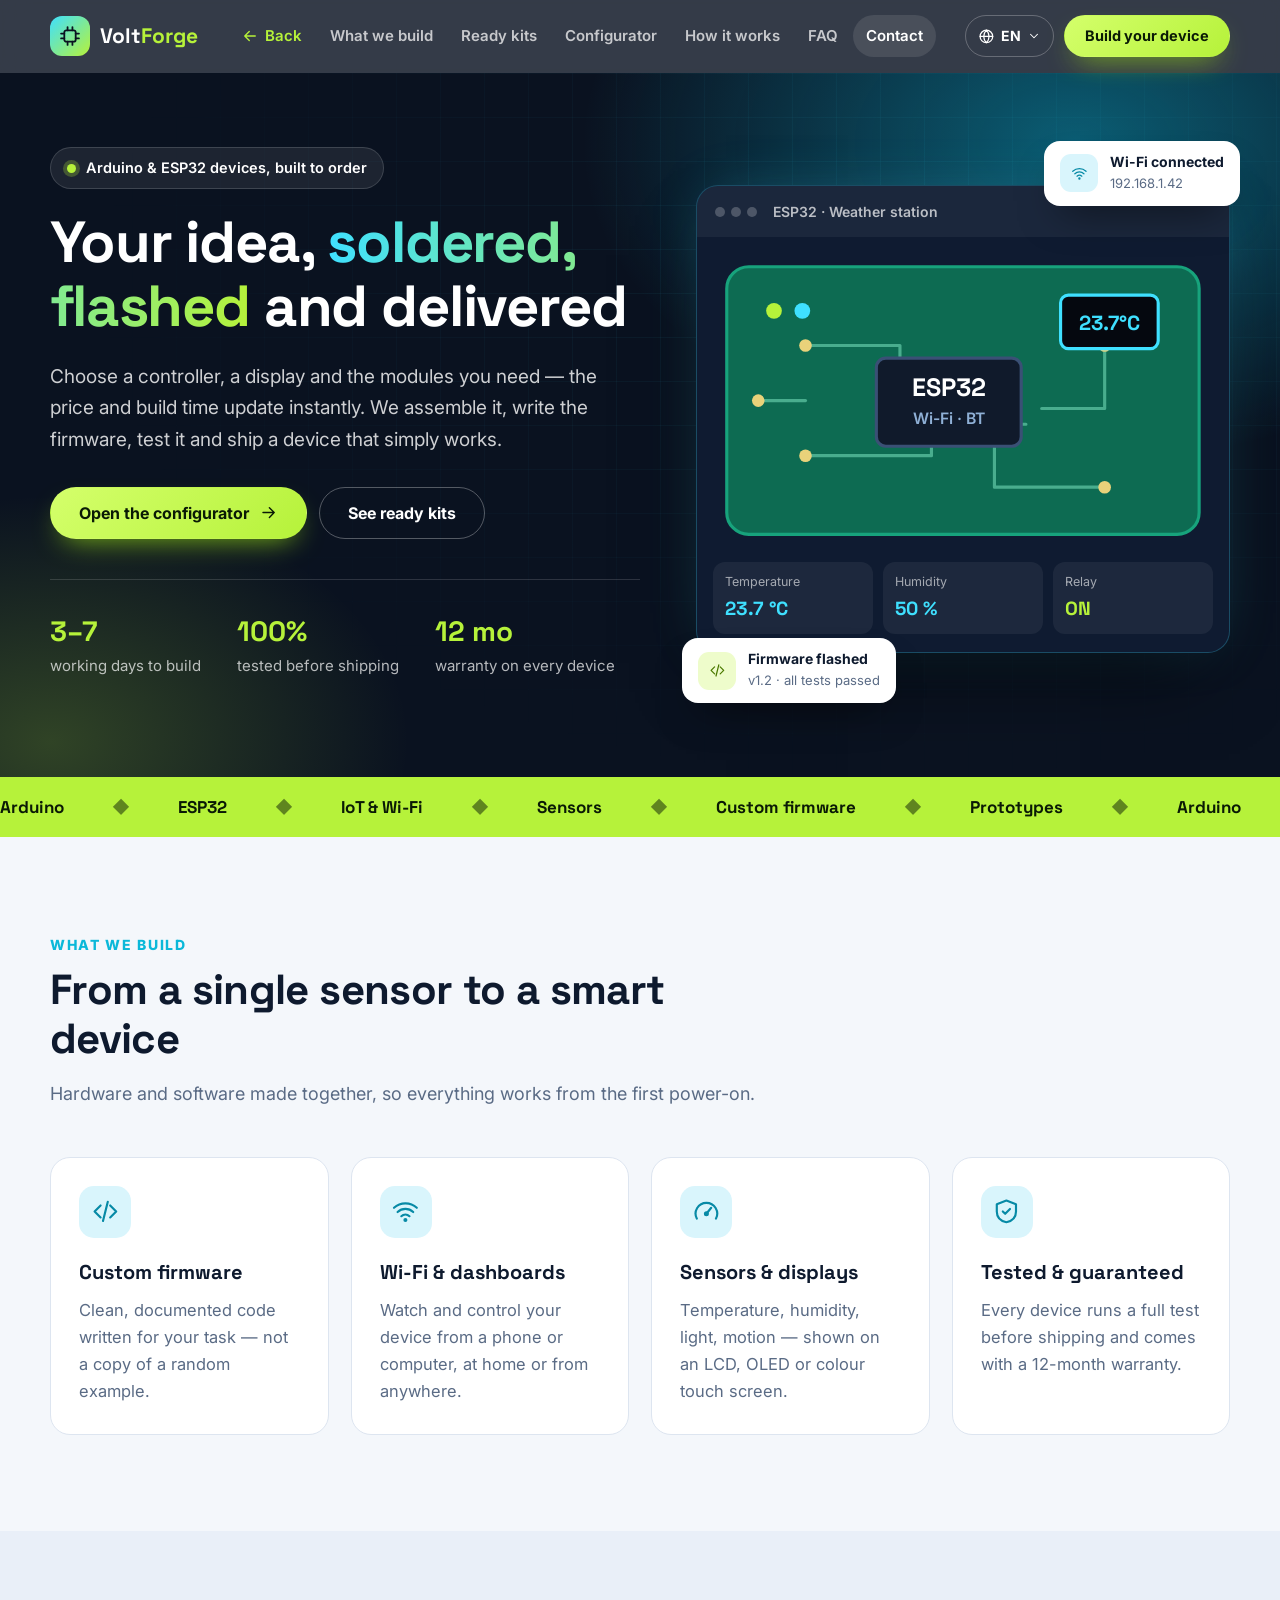
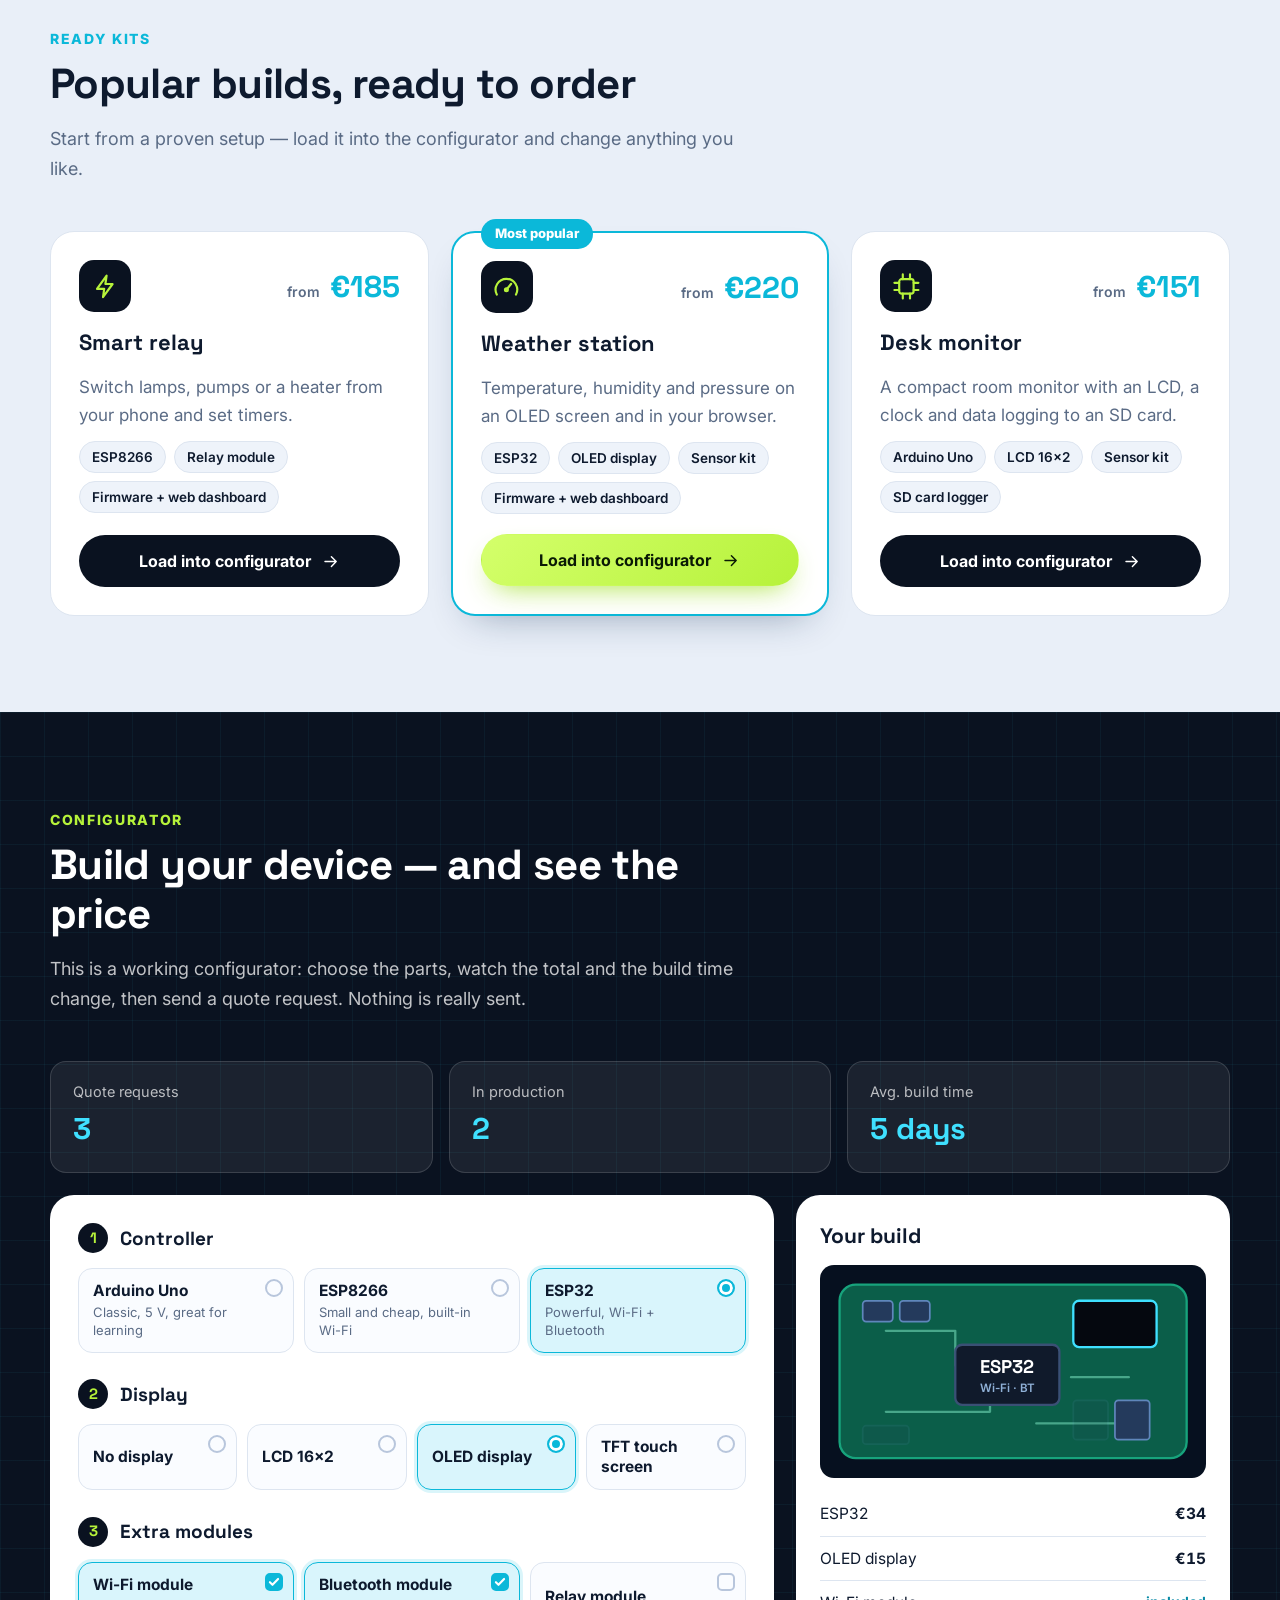
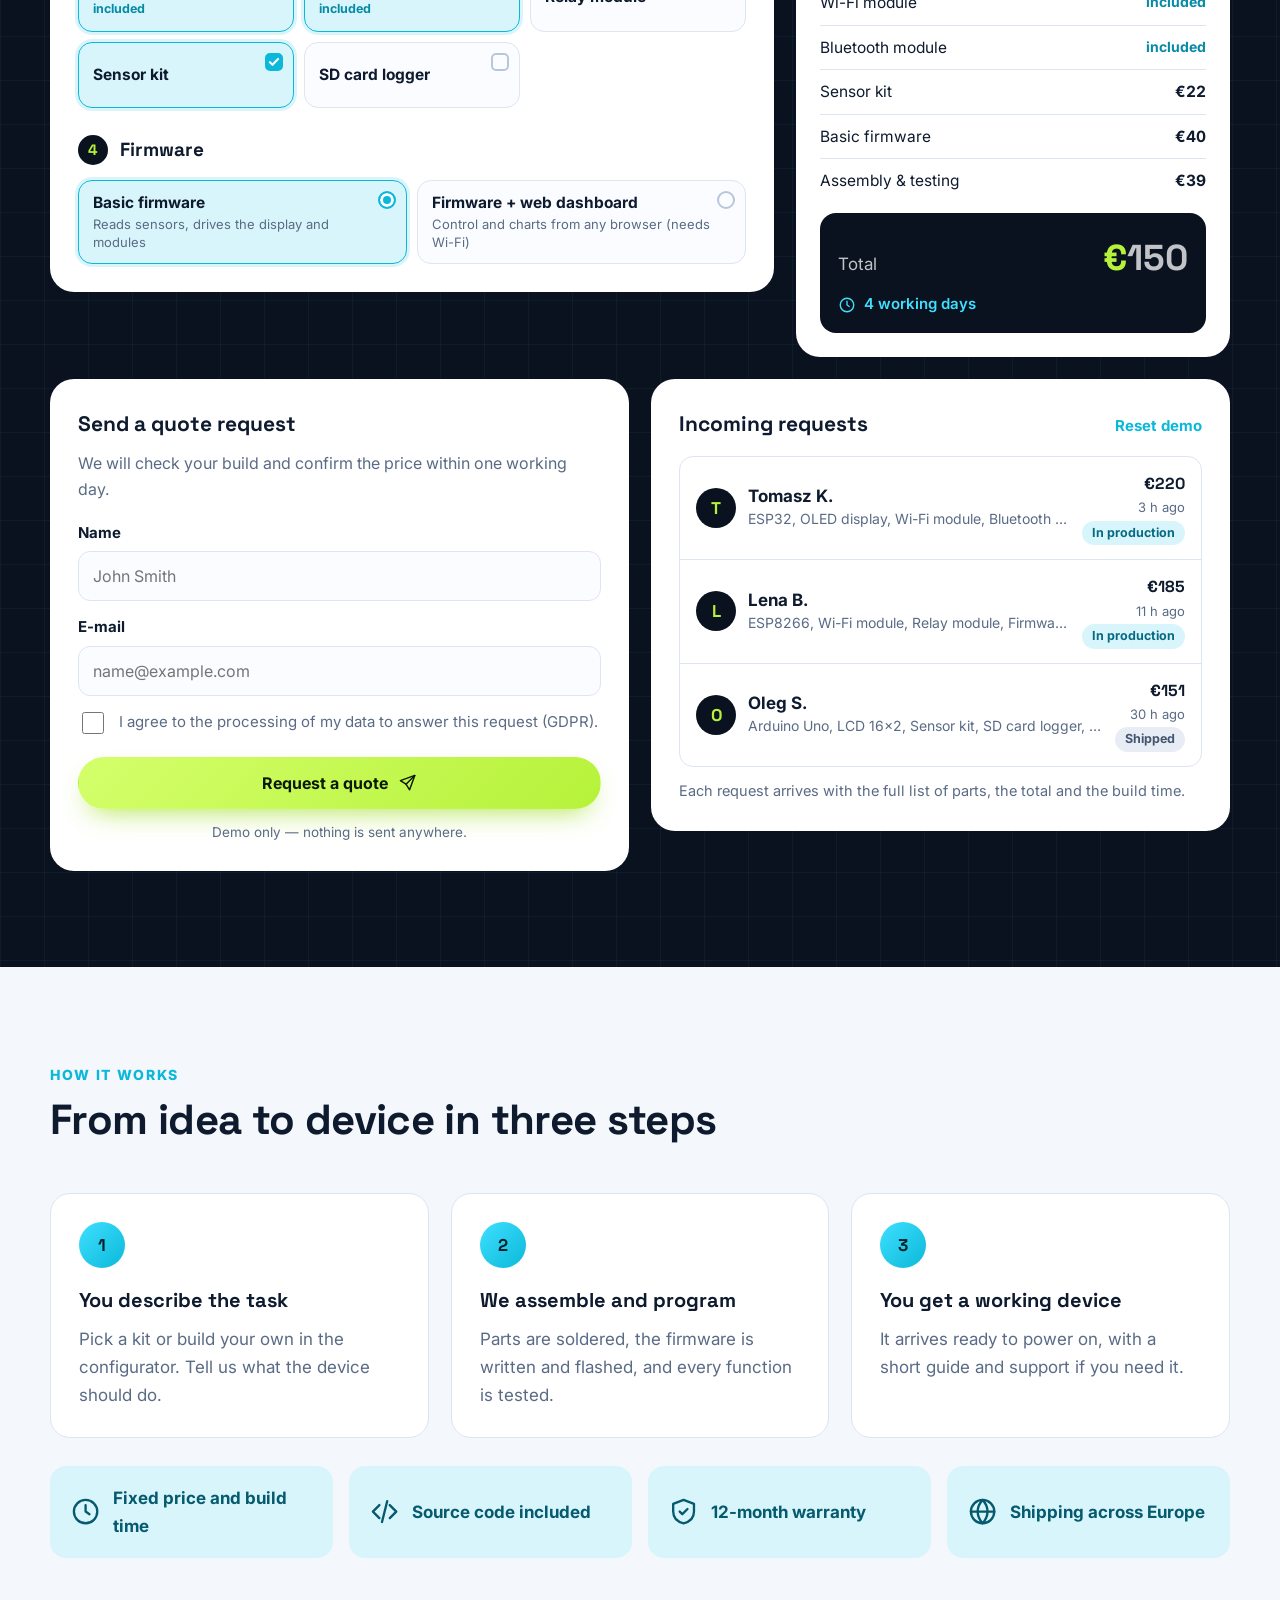
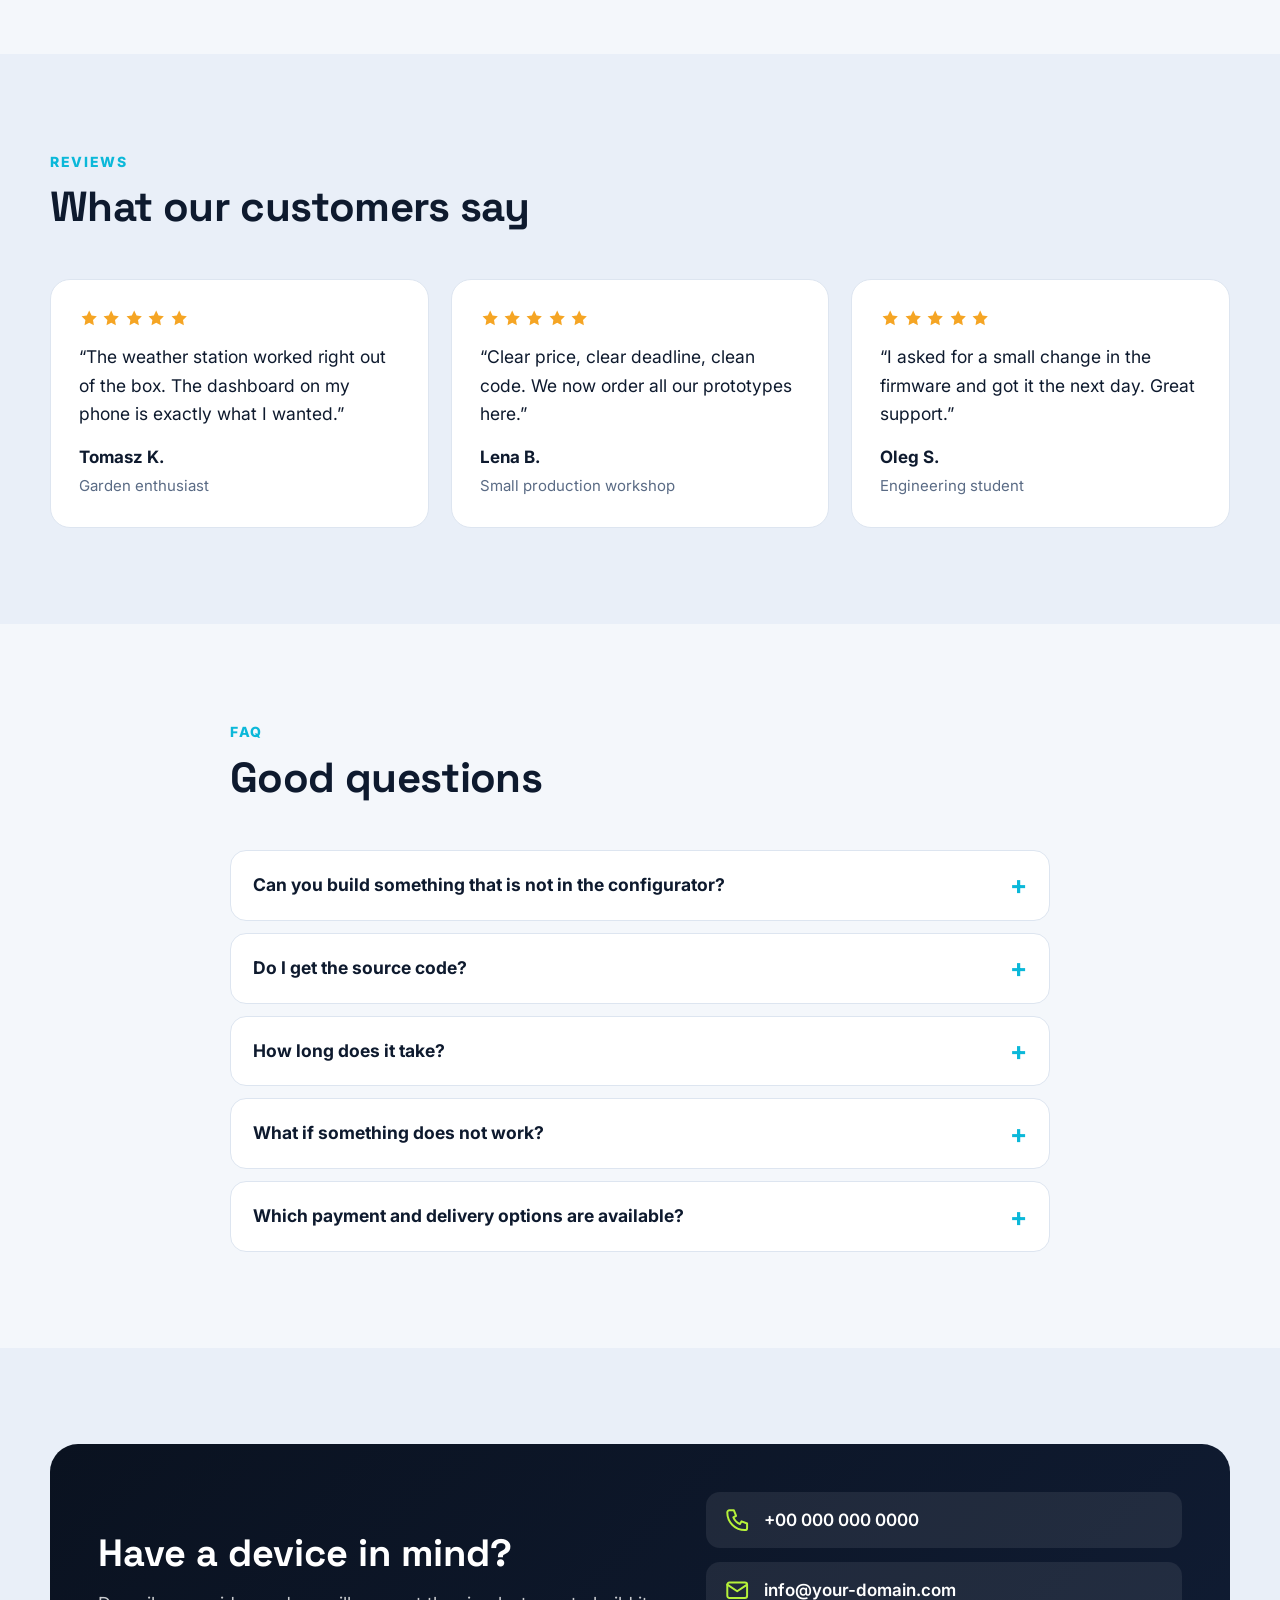
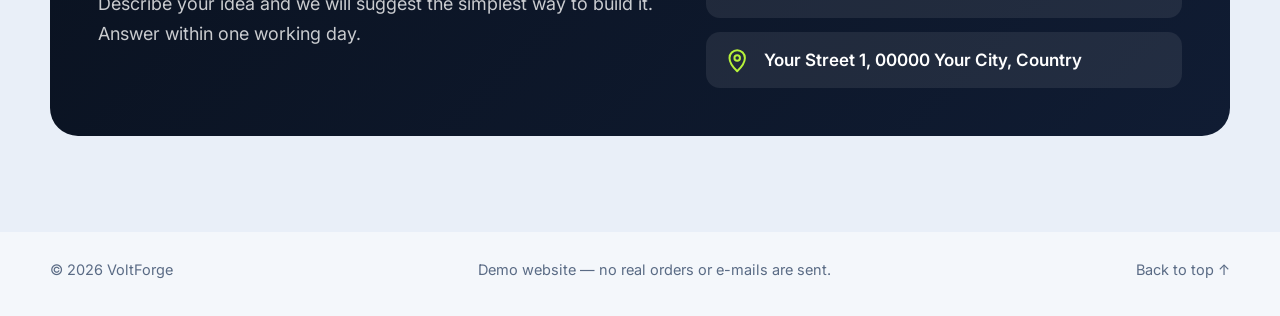
<file: demos/electronics/index.html>
<!DOCTYPE html>
<html lang="en" translate="no">
  <head>
    <meta charset="UTF-8" />
    <meta name="viewport" content="width=device-width, initial-scale=1.0, viewport-fit=cover" />
    <meta name="google" content="notranslate" />
    <meta name="theme-color" content="#0a1220" />
    <title data-i18n="meta.title">VoltForge — Custom Arduino &amp; ESP32 Devices</title>
    <meta
      name="description"
      data-i18n-attr="content:meta.desc"
      content="Custom Arduino and ESP32 devices: pick a controller, display and modules, see the price and build time instantly, and send a quote request."
    />
    <link rel="preconnect" href="https://fonts.googleapis.com" />
    <link rel="preconnect" href="https://fonts.gstatic.com" crossorigin />
    <link
      href="https://fonts.googleapis.com/css2?family=Inter:wght@400;500;600;700;800&family=Space+Grotesk:wght@600;700&display=swap"
      rel="stylesheet"
      media="print"
      onload="this.media = 'all'"
    />
    <noscript>
      <link href="https://fonts.googleapis.com/css2?family=Inter:wght@400;500;600;700;800&family=Space+Grotesk:wght@600;700&display=swap" rel="stylesheet" />
    </noscript>
    <link rel="stylesheet" href="css/styles.css?v=1" />
    <script>document.documentElement.classList.add("js");</script>
  </head>
  <body>
    <svg width="0" height="0" style="position: absolute" aria-hidden="true">
      <symbol id="i-chip" viewBox="0 0 24 24"><rect x="6" y="6" width="12" height="12" rx="2" /><path d="M9 2v4M15 2v4M9 18v4M15 18v4M2 9h4M2 15h4M18 9h4M18 15h4" /></symbol>
      <symbol id="i-wifi" viewBox="0 0 24 24"><path d="M2.5 9a14 14 0 0 1 19 0M5.5 12.5a9.5 9.5 0 0 1 13 0M8.6 16a5 5 0 0 1 6.8 0" /><circle cx="12" cy="19.2" r=".8" /></symbol>
      <symbol id="i-gauge" viewBox="0 0 24 24"><path d="M4 18a9 9 0 1 1 16 0" /><path d="m12 14 4-5" /><circle cx="12" cy="14" r="1.2" /></symbol>
      <symbol id="i-box" viewBox="0 0 24 24"><path d="M3 7.5 12 3l9 4.5v9L12 21l-9-4.5z" /><path d="m3 7.5 9 4.5 9-4.5M12 12v9" /></symbol>
      <symbol id="i-bolt" viewBox="0 0 24 24"><path d="M13 3 5 14h6l-1 7 8-11h-6z" /></symbol>
      <symbol id="i-shield" viewBox="0 0 24 24"><path d="M12 3 4 6v6c0 5 3.5 8 8 9 4.5-1 8-4 8-9V6z" /><path d="m9 12 2 2 4-4" /></symbol>
      <symbol id="i-code" viewBox="0 0 24 24"><path d="m8 7-5 5 5 5M16 7l5 5-5 5M14 4l-4 16" /></symbol>
      <symbol id="i-mail" viewBox="0 0 24 24"><rect x="3" y="5" width="18" height="14" rx="2" /><path d="m3 7 9 6 9-6" /></symbol>
      <symbol id="i-phone" viewBox="0 0 24 24"><path d="M5 3h4l2 5-2.5 1.5a11 11 0 0 0 6 6L16 13l5 2v4a2 2 0 0 1-2 2A16 16 0 0 1 3 5a2 2 0 0 1 2-2z" /></symbol>
      <symbol id="i-pin" viewBox="0 0 24 24"><path d="M12 22s7-6.5 7-12a7 7 0 0 0-14 0c0 5.5 7 12 7 12z" /><circle cx="12" cy="10" r="2.5" /></symbol>
      <symbol id="i-arrow" viewBox="0 0 24 24"><path d="M5 12h14M13 6l6 6-6 6" /></symbol>
      <symbol id="i-globe" viewBox="0 0 24 24"><circle cx="12" cy="12" r="9" /><path d="M3 12h18M12 3c2.5 2.7 3.8 5.7 3.8 9s-1.3 6.3-3.8 9c-2.5-2.7-3.8-5.7-3.8-9S9.5 5.7 12 3z" /></symbol>
      <symbol id="i-back" viewBox="0 0 24 24"><path d="M19 12H5M11 18l-6-6 6-6" /></symbol>
      <symbol id="i-caret" viewBox="0 0 24 24"><path d="m6 9 6 6 6-6" /></symbol>
      <symbol id="i-star" viewBox="0 0 24 24"><path d="m12 3 2.8 5.8 6.2.9-4.5 4.4 1 6.3L12 17.5 6.5 20.4l1-6.3L3 9.7l6.2-.9z" /></symbol>
      <symbol id="i-clock" viewBox="0 0 24 24"><circle cx="12" cy="12" r="9" /><path d="M12 7v5l3 2" /></symbol>
      <symbol id="i-send" viewBox="0 0 24 24"><path d="M21 3 10 14" /><path d="M21 3 14.5 21l-4.5-7-7-4.5z" /></symbol>
    </svg>

    <header class="header" id="top">
      <div class="container header__inner">
        <a href="#top" class="logo" aria-label="VoltForge">
          <span class="logo__mark">
            <svg viewBox="0 0 32 32" aria-hidden="true"><rect x="9" y="9" width="14" height="14" rx="2.5" /><path d="M13 5v4M19 5v4M13 23v4M19 23v4M5 13h4M5 19h4M23 13h4M23 19h4" /></svg>
          </span>
          <span class="logo__text">Volt<b>Forge</b></span>
        </a>

        <nav class="nav" id="nav">
          <a class="nav__back" href="https://vpauk81.github.io/WEBWORKS/#project3">
            <svg class="ico"><use href="#i-back" /></svg>
            <span data-i18n="nav.back">Back</span>
          </a>
          <a href="#features" data-i18n="nav.features">What we build</a>
          <a href="#kits" data-i18n="nav.kits">Ready kits</a>
          <a href="#configurator" data-i18n="nav.config">Configurator</a>
          <a href="#how" data-i18n="nav.how">How it works</a>
          <a href="#faq" data-i18n="nav.faq">FAQ</a>
          <a href="#contacts" data-i18n="nav.contacts">Contact</a>
        </nav>

        <div class="header__actions">
          <div class="lang" id="lang">
            <button type="button" class="lang__toggle" id="langToggle" aria-haspopup="true" aria-expanded="false" aria-controls="langMenu" data-i18n-attr="aria-label:lang.label" aria-label="Choose language">
              <svg class="ico"><use href="#i-globe" /></svg>
              <span id="langCurrent">EN</span>
              <svg class="ico lang__caret"><use href="#i-caret" /></svg>
            </button>
            <ul class="lang__menu" id="langMenu" role="menu">
              <li role="none"><button type="button" role="menuitemradio" aria-checked="true" data-lang="en"><b>EN</b>English</button></li>
              <li role="none"><button type="button" role="menuitemradio" aria-checked="false" data-lang="pl"><b>PL</b>Polski</button></li>
              <li role="none"><button type="button" role="menuitemradio" aria-checked="false" data-lang="de"><b>DE</b>Deutsch</button></li>
              <li role="none"><button type="button" role="menuitemradio" aria-checked="false" data-lang="ru"><b>RU</b>Русский</button></li>
            </ul>
          </div>
          <a class="btn btn--primary btn--sm" href="#configurator" data-i18n="cta.try">Build your device</a>
          <button class="burger" id="burger" data-i18n-attr="aria-label:nav.open" aria-label="Open menu" aria-expanded="false">
            <span></span><span></span><span></span>
          </button>
        </div>
      </div>
    </header>

    <main>
      <!-- Hero -->
      <section class="hero">
        <div class="hero__grid" aria-hidden="true"></div>
        <div class="hero__glow" aria-hidden="true"></div>
        <div class="container hero__inner">
          <div class="hero__content">
            <p class="eyebrow"><span class="dot"></span><span data-i18n="hero.eyebrow">Arduino &amp; ESP32 devices, built to order</span></p>
            <h1 class="hero__title" data-i18n="hero.title">Your idea, <em>soldered, flashed</em> and delivered</h1>
            <p class="hero__lead" data-i18n="hero.lead">
              Choose a controller, a display and the modules you need — the price and build time update instantly.
              We assemble it, write the firmware, test it and ship a device that simply works.
            </p>
            <div class="hero__buttons">
              <a class="btn btn--primary" href="#configurator">
                <span data-i18n="hero.cta">Open the configurator</span>
                <svg class="ico"><use href="#i-arrow" /></svg>
              </a>
              <a class="btn btn--ghost" href="#kits" data-i18n="hero.cta2">See ready kits</a>
            </div>
            <ul class="hero__facts">
              <li><strong data-i18n="hero.f1v">3–7</strong><span data-i18n="hero.f1">working days to build</span></li>
              <li><strong data-i18n="hero.f2v">100%</strong><span data-i18n="hero.f2">tested before shipping</span></li>
              <li><strong data-i18n="hero.f3v">12 mo</strong><span data-i18n="hero.f3">warranty on every device</span></li>
            </ul>
          </div>

          <div class="hero__visual" aria-hidden="true">
            <div class="float-card float-card--a">
              <span class="float-card__ico"><svg class="ico"><use href="#i-wifi" /></svg></span>
              <span><b data-i18n="hero.fc1">Wi-Fi connected</b><small>192.168.1.42</small></span>
            </div>
            <div class="board-card">
              <div class="board-card__bar"><i></i><i></i><i></i><span>ESP32 · Weather station</span></div>
              <svg class="pcb" viewBox="0 0 320 190" role="img">
                <rect x="10" y="10" width="300" height="170" rx="14" class="pcb__board" />
                <g class="pcb__traces">
                  <path d="M60 60h60v30h50" /><path d="M60 130h80v-20h60" /><path d="M250 60v40h-40" /><path d="M250 150h-70v-25" /><path d="M30 95h30" />
                </g>
                <g class="pcb__pins">
                  <circle cx="60" cy="60" r="4" /><circle cx="60" cy="130" r="4" /><circle cx="250" cy="60" r="4" /><circle cx="250" cy="150" r="4" /><circle cx="30" cy="95" r="4" />
                </g>
                <rect x="105" y="68" width="92" height="56" rx="6" class="pcb__chip" />
                <text x="151" y="92" text-anchor="middle" class="pcb__chiptext">ESP32</text>
                <text x="151" y="110" text-anchor="middle" class="pcb__chipsub">Wi-Fi · BT</text>
                <rect x="222" y="28" width="62" height="34" rx="5" class="pcb__oled" />
                <text x="253" y="50" text-anchor="middle" class="pcb__oledtext">23.4°C</text>
                <circle cx="40" cy="38" r="5" class="pcb__led pcb__led--a" /><circle cx="58" cy="38" r="5" class="pcb__led pcb__led--b" />
              </svg>
              <div class="readout">
                <div><span data-i18n="hero.r1">Temperature</span><b id="heroTemp">23.4 °C</b></div>
                <div><span data-i18n="hero.r2">Humidity</span><b id="heroHum">48 %</b></div>
                <div><span data-i18n="hero.r3">Relay</span><b class="readout__on" data-i18n="hero.r3v">ON</b></div>
              </div>
            </div>
            <div class="float-card float-card--b">
              <span class="float-card__ico float-card__ico--lime"><svg class="ico"><use href="#i-code" /></svg></span>
              <span><b data-i18n="hero.fc2">Firmware flashed</b><small data-i18n="hero.fc2s">v1.2 · all tests passed</small></span>
            </div>
          </div>
        </div>
      </section>

      <!-- Marquee -->
      <div class="marquee" aria-hidden="true">
        <div class="marquee__track" id="marqueeTrack">
          <span data-i18n="mq.1">Arduino</span><span data-i18n="mq.2">ESP32</span><span data-i18n="mq.3">IoT &amp; Wi-Fi</span><span data-i18n="mq.4">Sensors</span><span data-i18n="mq.5">Custom firmware</span><span data-i18n="mq.6">Prototypes</span>
        </div>
      </div>

      <!-- Features -->
      <section class="section" id="features">
        <div class="container">
          <header class="section__head reveal">
            <p class="kicker" data-i18n="ft.kicker">What we build</p>
            <h2 class="section__title" data-i18n="ft.title">From a single sensor to a smart device</h2>
            <p class="section__lead" data-i18n="ft.lead">Hardware and software made together, so everything works from the first power-on.</p>
          </header>
          <div class="grid grid--4">
            <article class="card reveal">
              <span class="card__ico"><svg class="ico"><use href="#i-code" /></svg></span>
              <h3 data-i18n="c1.title">Custom firmware</h3>
              <p data-i18n="c1.text">Clean, documented code written for your task — not a copy of a random example.</p>
            </article>
            <article class="card reveal">
              <span class="card__ico"><svg class="ico"><use href="#i-wifi" /></svg></span>
              <h3 data-i18n="c2.title">Wi-Fi &amp; dashboards</h3>
              <p data-i18n="c2.text">Watch and control your device from a phone or computer, at home or from anywhere.</p>
            </article>
            <article class="card reveal">
              <span class="card__ico"><svg class="ico"><use href="#i-gauge" /></svg></span>
              <h3 data-i18n="c3.title">Sensors &amp; displays</h3>
              <p data-i18n="c3.text">Temperature, humidity, light, motion — shown on an LCD, OLED or colour touch screen.</p>
            </article>
            <article class="card reveal">
              <span class="card__ico"><svg class="ico"><use href="#i-shield" /></svg></span>
              <h3 data-i18n="c4.title">Tested &amp; guaranteed</h3>
              <p data-i18n="c4.text">Every device runs a full test before shipping and comes with a 12-month warranty.</p>
            </article>
          </div>
        </div>
      </section>

      <!-- Ready kits -->
      <section class="section section--tint" id="kits">
        <div class="container">
          <header class="section__head reveal">
            <p class="kicker" data-i18n="kits.kicker">Ready kits</p>
            <h2 class="section__title" data-i18n="kits.title">Popular builds, ready to order</h2>
            <p class="section__lead" data-i18n="kits.lead">Start from a proven setup — load it into the configurator and change anything you like.</p>
          </header>
          <div class="grid grid--3">
            <article class="kit reveal" data-kit="relay">
              <div class="kit__top"><span class="kit__ico"><svg class="ico"><use href="#i-bolt" /></svg></span><span class="kit__price"><small data-i18n="kits.from">from</small> €<b data-kit-price>0</b></span></div>
              <h3 data-i18n="k1.name">Smart relay</h3>
              <p data-i18n="k1.text">Switch lamps, pumps or a heater from your phone and set timers.</p>
              <ul class="kit__tags"><li>ESP8266</li><li data-i18n="m.relay">Relay module</li><li data-i18n="fw.dash">Firmware + web dashboard</li></ul>
              <button type="button" class="btn btn--light btn--block" data-load-kit="relay"><span data-i18n="kits.load">Load into configurator</span><svg class="ico"><use href="#i-arrow" /></svg></button>
            </article>
            <article class="kit kit--hot reveal" data-kit="weather">
              <span class="kit__flag" data-i18n="kits.pop">Most popular</span>
              <div class="kit__top"><span class="kit__ico"><svg class="ico"><use href="#i-gauge" /></svg></span><span class="kit__price"><small data-i18n="kits.from">from</small> €<b data-kit-price>0</b></span></div>
              <h3 data-i18n="k2.name">Weather station</h3>
              <p data-i18n="k2.text">Temperature, humidity and pressure on an OLED screen and in your browser.</p>
              <ul class="kit__tags"><li>ESP32</li><li data-i18n="p.oled">OLED display</li><li data-i18n="m.sensors">Sensor kit</li><li data-i18n="fw.dash">Firmware + web dashboard</li></ul>
              <button type="button" class="btn btn--primary btn--block" data-load-kit="weather"><span data-i18n="kits.load">Load into configurator</span><svg class="ico"><use href="#i-arrow" /></svg></button>
            </article>
            <article class="kit reveal" data-kit="desk">
              <div class="kit__top"><span class="kit__ico"><svg class="ico"><use href="#i-chip" /></svg></span><span class="kit__price"><small data-i18n="kits.from">from</small> €<b data-kit-price>0</b></span></div>
              <h3 data-i18n="k3.name">Desk monitor</h3>
              <p data-i18n="k3.text">A compact room monitor with an LCD, a clock and data logging to an SD card.</p>
              <ul class="kit__tags"><li>Arduino Uno</li><li data-i18n="p.lcd">LCD 16×2</li><li data-i18n="m.sensors">Sensor kit</li><li data-i18n="m.sd">SD card logger</li></ul>
              <button type="button" class="btn btn--light btn--block" data-load-kit="desk"><span data-i18n="kits.load">Load into configurator</span><svg class="ico"><use href="#i-arrow" /></svg></button>
            </article>
          </div>
        </div>
      </section>

      <!-- Configurator -->
      <section class="section section--dark" id="configurator">
        <div class="container">
          <header class="section__head reveal">
            <p class="kicker" data-i18n="demo.kicker">Configurator</p>
            <h2 class="section__title" data-i18n="demo.title">Build your device — and see the price</h2>
            <p class="section__lead" data-i18n="demo.lead">This is a working configurator: choose the parts, watch the total and the build time change, then send a quote request. Nothing is really sent.</p>
          </header>

          <div class="stats reveal">
            <div class="stat"><span data-i18n="demo.s1">Quote requests</span><strong id="statOrders">0</strong></div>
            <div class="stat"><span data-i18n="demo.s2">In production</span><strong id="statProd">0</strong></div>
            <div class="stat"><span data-i18n="demo.s3">Avg. build time</span><strong data-i18n="demo.s3v">5 days</strong></div>
          </div>

          <div class="demo reveal">
            <div class="cfg">
              <div class="cfg__group">
                <h3><span class="cfg__n">1</span><span data-i18n="cfg.ctl">Controller</span></h3>
                <div class="opts opts--3" id="optCtl" role="radiogroup">
                  <label class="opt"><input type="radio" name="ctl" value="uno" /><span class="opt__body"><b>Arduino Uno</b><small data-i18n="ctl.uno">Classic, 5 V, great for learning</small></span><em></em></label>
                  <label class="opt"><input type="radio" name="ctl" value="esp8266" /><span class="opt__body"><b>ESP8266</b><small data-i18n="ctl.esp8266">Small and cheap, built-in Wi-Fi</small></span><em></em></label>
                  <label class="opt"><input type="radio" name="ctl" value="esp32" checked /><span class="opt__body"><b>ESP32</b><small data-i18n="ctl.esp32">Powerful, Wi-Fi + Bluetooth</small></span><em></em></label>
                </div>
              </div>

              <div class="cfg__group">
                <h3><span class="cfg__n">2</span><span data-i18n="cfg.disp">Display</span></h3>
                <div class="opts opts--4" id="optDisp" role="radiogroup">
                  <label class="opt"><input type="radio" name="disp" value="none" /><span class="opt__body"><b data-i18n="p.none">No display</b></span><em></em></label>
                  <label class="opt"><input type="radio" name="disp" value="lcd" /><span class="opt__body"><b data-i18n="p.lcd">LCD 16×2</b></span><em></em></label>
                  <label class="opt"><input type="radio" name="disp" value="oled" checked /><span class="opt__body"><b data-i18n="p.oled">OLED display</b></span><em></em></label>
                  <label class="opt"><input type="radio" name="disp" value="tft" /><span class="opt__body"><b data-i18n="p.tft">TFT touch screen</b></span><em></em></label>
                </div>
              </div>

              <div class="cfg__group">
                <h3><span class="cfg__n">3</span><span data-i18n="cfg.mods">Extra modules</span></h3>
                <div class="opts opts--3" id="optMods">
                  <label class="opt opt--check"><input type="checkbox" name="mod" value="wifi" /><span class="opt__body"><b data-i18n="m.wifi">Wi-Fi module</b></span><em></em></label>
                  <label class="opt opt--check"><input type="checkbox" name="mod" value="bt" /><span class="opt__body"><b data-i18n="m.bt">Bluetooth module</b></span><em></em></label>
                  <label class="opt opt--check"><input type="checkbox" name="mod" value="relay" /><span class="opt__body"><b data-i18n="m.relay">Relay module</b></span><em></em></label>
                  <label class="opt opt--check"><input type="checkbox" name="mod" value="sensors" checked /><span class="opt__body"><b data-i18n="m.sensors">Sensor kit</b></span><em></em></label>
                  <label class="opt opt--check"><input type="checkbox" name="mod" value="sd" /><span class="opt__body"><b data-i18n="m.sd">SD card logger</b></span><em></em></label>
                </div>
              </div>

              <div class="cfg__group">
                <h3><span class="cfg__n">4</span><span data-i18n="cfg.fw">Firmware</span></h3>
                <div class="opts opts--2" id="optFw" role="radiogroup">
                  <label class="opt"><input type="radio" name="fw" value="basic" checked /><span class="opt__body"><b data-i18n="fw.basic">Basic firmware</b><small data-i18n="fw.basic.d">Reads sensors, drives the display and modules</small></span><em></em></label>
                  <label class="opt"><input type="radio" name="fw" value="dash" /><span class="opt__body"><b data-i18n="fw.dash">Firmware + web dashboard</b><small data-i18n="fw.dash.d">Control and charts from any browser (needs Wi-Fi)</small></span><em></em></label>
                </div>
              </div>
            </div>

            <aside class="summary">
              <h3 data-i18n="sum.title">Your build</h3>
              <svg class="pcb pcb--sm" viewBox="0 0 320 170" role="img" aria-hidden="true">
                <rect x="10" y="10" width="300" height="150" rx="14" class="pcb__board" />
                <g class="pcb__traces"><path d="M50 50h60v30h40" /><path d="M50 120h90v-20" /><path d="M260 90h-50" /><path d="M260 130h-80" /></g>
                <rect x="110" y="62" width="90" height="52" rx="6" class="pcb__chip" />
                <text x="155" y="86" text-anchor="middle" class="pcb__chiptext" id="pcbLabel">ESP32</text>
                <text x="155" y="103" text-anchor="middle" class="pcb__chipsub" id="pcbSub">Wi-Fi · BT</text>
                <rect x="212" y="24" width="72" height="40" rx="5" class="pcb__oled pcb__part" id="pcbDisp" />
                <rect x="30" y="24" width="26" height="18" rx="3" class="pcb__mod pcb__part" id="pcbWifi" />
                <rect x="62" y="24" width="26" height="18" rx="3" class="pcb__mod pcb__part" id="pcbBt" />
                <rect x="212" y="110" width="30" height="34" rx="3" class="pcb__mod pcb__part" id="pcbRelay" />
                <rect x="248" y="110" width="30" height="34" rx="3" class="pcb__mod pcb__part" id="pcbSensors" />
                <rect x="30" y="132" width="40" height="16" rx="3" class="pcb__mod pcb__part" id="pcbSd" />
              </svg>
              <ul class="parts" id="parts" aria-live="polite"></ul>
              <div class="total">
                <div><span data-i18n="sum.total">Total</span><strong>€<span id="totalPrice">0</span></strong></div>
                <div class="total__days"><svg class="ico"><use href="#i-clock" /></svg><span id="totalDays"></span></div>
              </div>
            </aside>
          </div>

          <div class="demo demo--b reveal">
            <form class="order" id="quoteForm" novalidate>
              <h3 data-i18n="q.title">Send a quote request</h3>
              <p class="order__intro" data-i18n="q.intro">We will check your build and confirm the price within one working day.</p>

              <div class="field" data-field="name">
                <label for="fName" data-i18n="f.name">Name</label>
                <div class="control">
                  <input id="fName" type="text" autocomplete="name" data-i18n-attr="placeholder:f.name.ph" placeholder="John Smith" />
                  <span class="tick">✔</span>
                </div>
                <p class="field__err" data-i18n="err.name">Please enter your name (letters only, at least 2).</p>
              </div>

              <div class="field" data-field="email">
                <label for="fEmail" data-i18n="f.email">E-mail</label>
                <div class="control">
                  <input id="fEmail" type="email" inputmode="email" autocomplete="email" placeholder="name@example.com" />
                  <span class="tick">✔</span>
                </div>
                <p class="field__err" id="emailErr" data-i18n="err.email">Please enter a valid e-mail address.</p>
              </div>

              <label class="check">
                <input id="fConsent" type="checkbox" />
                <span data-i18n="f.consent">I agree to the processing of my data to answer this request (GDPR).</span>
              </label>
              <p class="field__err field__err--block" id="consentErr" data-i18n="err.consent" hidden>Please tick the consent box to continue.</p>

              <button type="submit" class="btn btn--primary btn--block">
                <span data-i18n="f.submit">Request a quote</span>
                <svg class="ico"><use href="#i-send" /></svg>
              </button>
              <p class="order__note" data-i18n="f.note">Demo only — nothing is sent anywhere.</p>
            </form>

            <div class="board">
              <div class="board__head">
                <h3 data-i18n="demo.board">Incoming requests</h3>
                <button type="button" class="link-btn" id="resetDemo" data-i18n="demo.reset">Reset demo</button>
              </div>
              <div class="inbox" id="inbox" role="list" aria-label="Requests"></div>
              <p class="board__hint" data-i18n="demo.hint">Each request arrives with the full list of parts, the total and the build time.</p>

              <div class="mails" id="mails" hidden>
                <div class="mail">
                  <div class="mail__bar"><svg class="ico"><use href="#i-mail" /></svg><span data-i18n="mail1.head">E-mail to the workshop</span></div>
                  <p class="mail__to" id="mail1To"></p>
                  <p class="mail__subj" id="mail1Subj"></p>
                  <p class="mail__body" id="mail1Body"></p>
                </div>
                <div class="mail mail--b">
                  <div class="mail__bar"><svg class="ico"><use href="#i-mail" /></svg><span data-i18n="mail2.head">Confirmation to the customer</span></div>
                  <p class="mail__to" id="mail2To"></p>
                  <p class="mail__subj" id="mail2Subj"></p>
                  <p class="mail__body" id="mail2Body"></p>
                </div>
              </div>
            </div>
          </div>
        </div>
      </section>

      <!-- How it works -->
      <section class="section" id="how">
        <div class="container">
          <header class="section__head reveal">
            <p class="kicker" data-i18n="how.kicker">How it works</p>
            <h2 class="section__title" data-i18n="how.title">From idea to device in three steps</h2>
          </header>
          <ol class="steps">
            <li class="step reveal"><span class="step__n">1</span><h3 data-i18n="how.1t">You describe the task</h3><p data-i18n="how.1p">Pick a kit or build your own in the configurator. Tell us what the device should do.</p></li>
            <li class="step reveal"><span class="step__n">2</span><h3 data-i18n="how.2t">We assemble and program</h3><p data-i18n="how.2p">Parts are soldered, the firmware is written and flashed, and every function is tested.</p></li>
            <li class="step reveal"><span class="step__n">3</span><h3 data-i18n="how.3t">You get a working device</h3><p data-i18n="how.3p">It arrives ready to power on, with a short guide and support if you need it.</p></li>
          </ol>

          <div class="benefits">
            <div class="benefit reveal"><svg class="ico"><use href="#i-clock" /></svg><span data-i18n="b.1">Fixed price and build time</span></div>
            <div class="benefit reveal"><svg class="ico"><use href="#i-code" /></svg><span data-i18n="b.2">Source code included</span></div>
            <div class="benefit reveal"><svg class="ico"><use href="#i-shield" /></svg><span data-i18n="b.3">12-month warranty</span></div>
            <div class="benefit reveal"><svg class="ico"><use href="#i-globe" /></svg><span data-i18n="b.4">Shipping across Europe</span></div>
          </div>
        </div>
      </section>

      <!-- Reviews -->
      <section class="section section--tint" id="reviews">
        <div class="container">
          <header class="section__head reveal">
            <p class="kicker" data-i18n="rv.kicker">Reviews</p>
            <h2 class="section__title" data-i18n="rv.title">What our customers say</h2>
          </header>
          <div class="grid grid--3">
            <figure class="quote reveal">
              <div class="stars" aria-label="5 / 5"><svg class="ico"><use href="#i-star" /></svg><svg class="ico"><use href="#i-star" /></svg><svg class="ico"><use href="#i-star" /></svg><svg class="ico"><use href="#i-star" /></svg><svg class="ico"><use href="#i-star" /></svg></div>
              <blockquote data-i18n="rv.1">“The weather station worked right out of the box. The dashboard on my phone is exactly what I wanted.”</blockquote>
              <figcaption><b data-i18n="rv.1n">Tomasz K.</b><span data-i18n="rv.1r">Garden enthusiast</span></figcaption>
            </figure>
            <figure class="quote reveal">
              <div class="stars" aria-label="5 / 5"><svg class="ico"><use href="#i-star" /></svg><svg class="ico"><use href="#i-star" /></svg><svg class="ico"><use href="#i-star" /></svg><svg class="ico"><use href="#i-star" /></svg><svg class="ico"><use href="#i-star" /></svg></div>
              <blockquote data-i18n="rv.2">“Clear price, clear deadline, clean code. We now order all our prototypes here.”</blockquote>
              <figcaption><b data-i18n="rv.2n">Lena B.</b><span data-i18n="rv.2r">Small production workshop</span></figcaption>
            </figure>
            <figure class="quote reveal">
              <div class="stars" aria-label="5 / 5"><svg class="ico"><use href="#i-star" /></svg><svg class="ico"><use href="#i-star" /></svg><svg class="ico"><use href="#i-star" /></svg><svg class="ico"><use href="#i-star" /></svg><svg class="ico"><use href="#i-star" /></svg></div>
              <blockquote data-i18n="rv.3">“I asked for a small change in the firmware and got it the next day. Great support.”</blockquote>
              <figcaption><b data-i18n="rv.3n">Oleg S.</b><span data-i18n="rv.3r">Engineering student</span></figcaption>
            </figure>
          </div>
        </div>
      </section>

      <!-- FAQ -->
      <section class="section" id="faq">
        <div class="container container--narrow">
          <header class="section__head reveal">
            <p class="kicker" data-i18n="faq.kicker">FAQ</p>
            <h2 class="section__title" data-i18n="faq.title">Good questions</h2>
          </header>
          <div class="faq">
            <details class="reveal"><summary data-i18n="q1">Can you build something that is not in the configurator?</summary><p data-i18n="a1">Yes. The configurator covers the most common builds; for anything else describe your task and we will prepare an individual quote.</p></details>
            <details class="reveal"><summary data-i18n="q2">Do I get the source code?</summary><p data-i18n="a2">Always. The firmware source and a short guide are included, so you can change the device yourself later.</p></details>
            <details class="reveal"><summary data-i18n="q3">How long does it take?</summary><p data-i18n="a3">Usually 3 to 7 working days. The exact time for your build is shown in the configurator.</p></details>
            <details class="reveal"><summary data-i18n="q4">What if something does not work?</summary><p data-i18n="a4">Every device has a 12-month warranty. We repair or replace it and help you with setup free of charge.</p></details>
            <details class="reveal"><summary data-i18n="q5">Which payment and delivery options are available?</summary><p data-i18n="a5">Bank transfer or card, with tracked delivery across Europe. The final price includes testing and packaging.</p></details>
          </div>
        </div>
      </section>

      <!-- Contact -->
      <section class="section section--tint" id="contacts">
        <div class="container">
          <div class="cta reveal">
            <div>
              <h2 data-i18n="ct.title">Have a device in mind?</h2>
              <p data-i18n="ct.lead">Describe your idea and we will suggest the simplest way to build it. Answer within one working day.</p>
            </div>
            <ul class="cta__list">
              <li><svg class="ico"><use href="#i-phone" /></svg><a data-contact="phone" data-contact-href="phone" href="tel:+000000000000">+00 000 000 0000</a></li>
              <li><svg class="ico"><use href="#i-mail" /></svg><a data-contact="email" data-contact-href="email" href="mailto:info@your-domain.com">info@your-domain.com</a></li>
              <li><svg class="ico"><use href="#i-pin" /></svg><span data-contact="address" data-i18n="ct.addr">Your Street 1, 00000 Your City, Country</span></li>
            </ul>
          </div>
        </div>
      </section>
    </main>

    <footer class="footer">
      <div class="container footer__inner">
        <span>© <span id="year">2026</span> VoltForge</span>
        <span data-i18n="ft.demo">Demo website — no real orders or e-mails are sent.</span>
        <a href="#top" data-i18n="ft.top">Back to top ↑</a>
      </div>
    </footer>

    <div class="toast" id="toast" role="status" aria-live="polite" hidden></div>

    <script src="js/config.js?v=1"></script>
    <script src="js/i18n.js?v=1"></script>
    <script src="js/script.js?v=1"></script>
  </body>
</html>
</file>
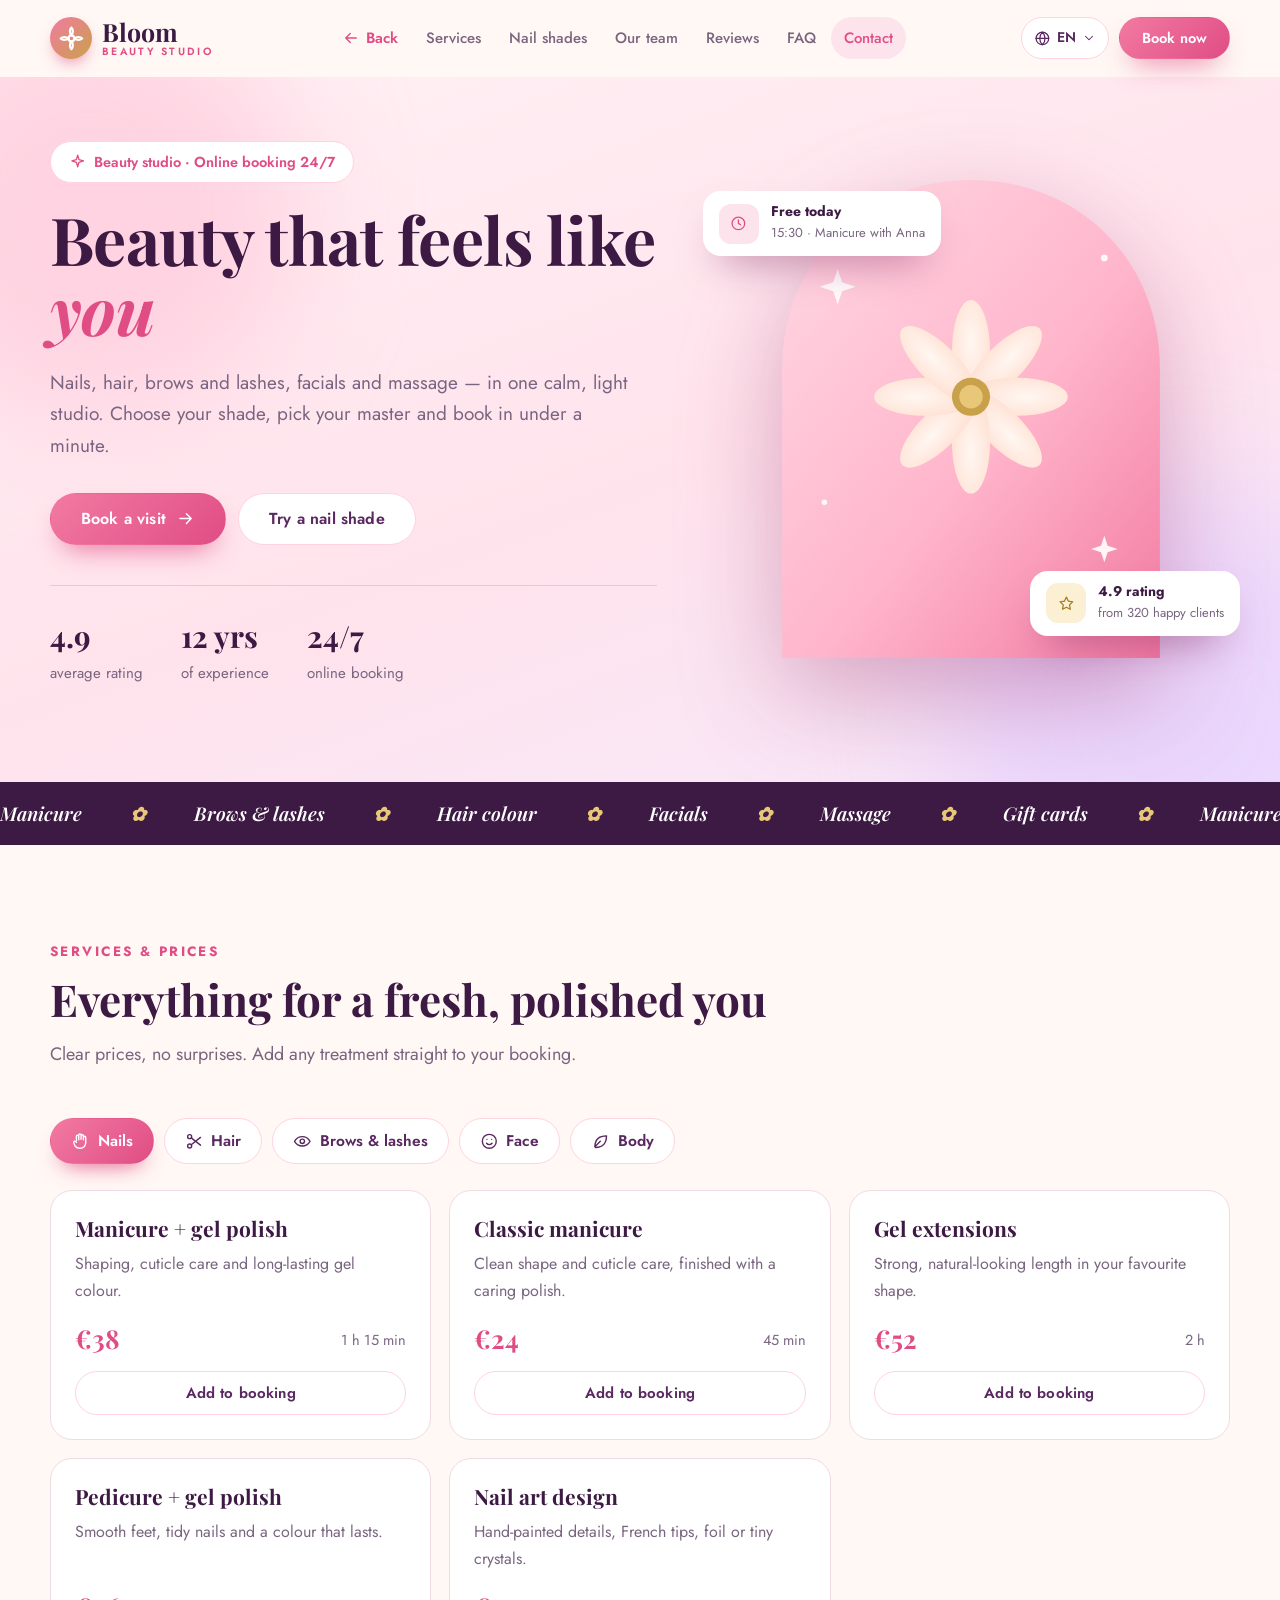
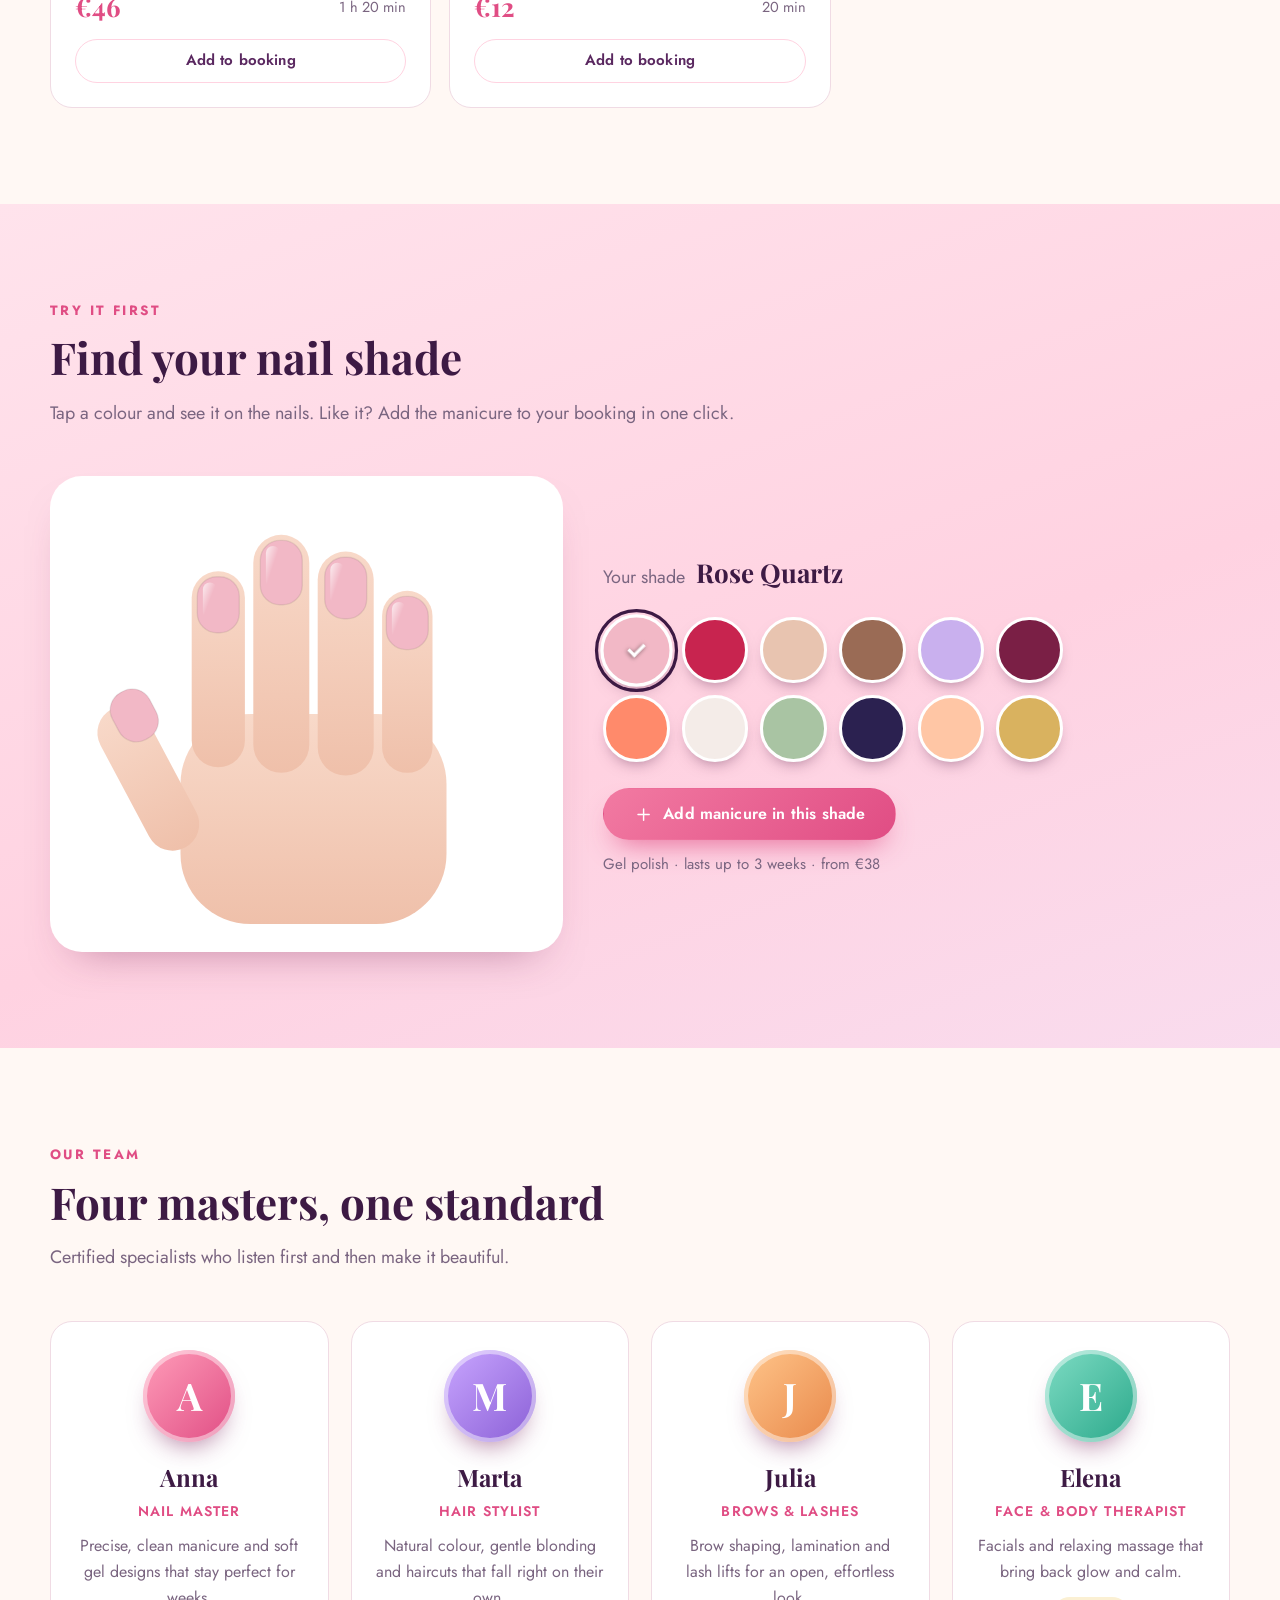
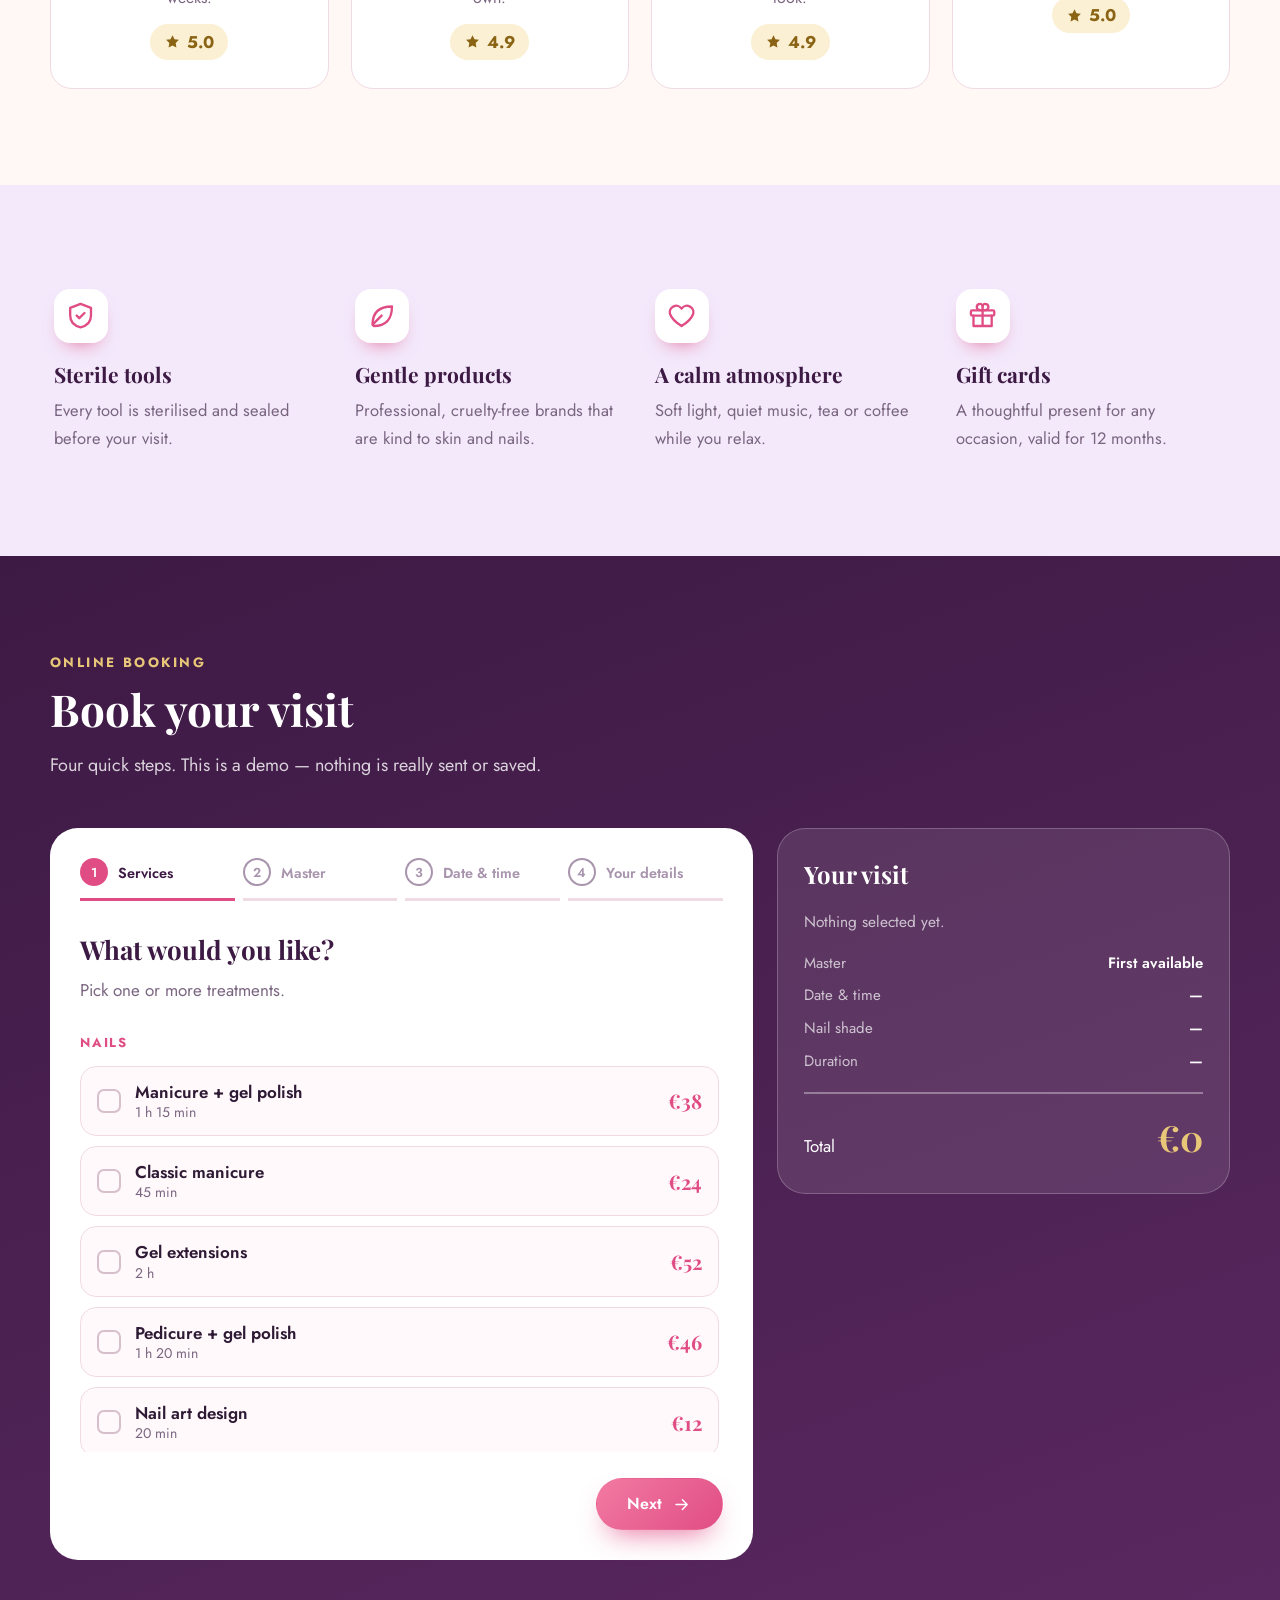
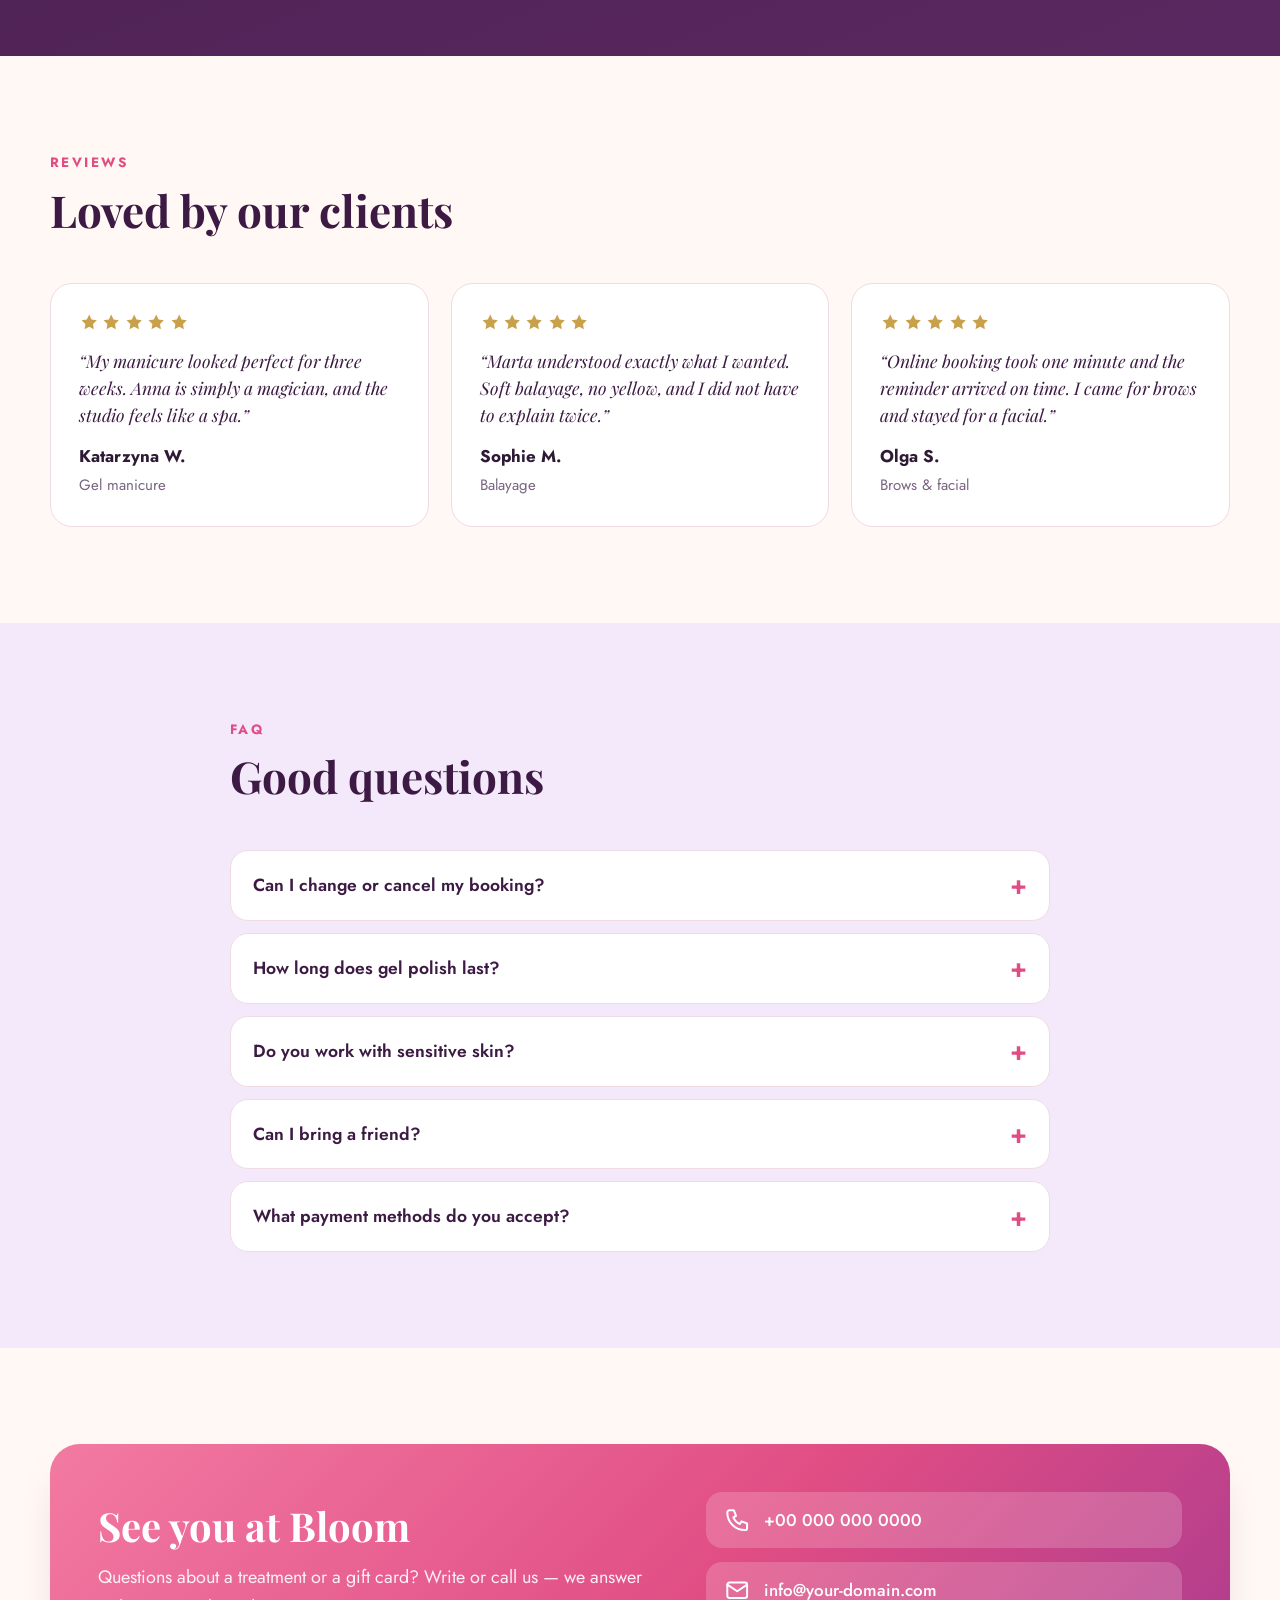
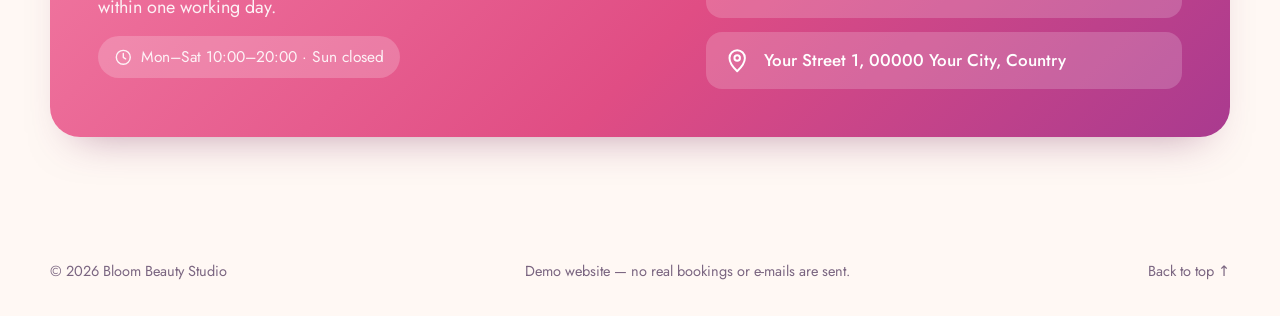
<file: demos/women/index.html>
<!DOCTYPE html>
<html lang="en" translate="no">
  <head>
    <meta charset="UTF-8" />
    <meta name="viewport" content="width=device-width, initial-scale=1.0, viewport-fit=cover" />
    <meta name="google" content="notranslate" />
    <meta name="theme-color" content="#4a1f4f" />
    <title data-i18n="meta.title">Bloom — Beauty &amp; Nails Studio</title>
    <meta
      name="description"
      data-i18n-attr="content:meta.desc"
      content="Bloom beauty studio: nails, hair, brows and lashes, facials and massage. Choose your shade, pick a master and book online 24/7."
    />
    <link rel="preconnect" href="https://fonts.googleapis.com" />
    <link rel="preconnect" href="https://fonts.gstatic.com" crossorigin />
    <link
      href="https://fonts.googleapis.com/css2?family=Jost:wght@400;500;600;700&family=Playfair+Display:ital,wght@0,600;0,700;1,600&display=swap"
      rel="stylesheet"
      media="print"
      onload="this.media = 'all'"
    />
    <noscript>
      <link href="https://fonts.googleapis.com/css2?family=Jost:wght@400;500;600;700&family=Playfair+Display:ital,wght@0,600;0,700;1,600&display=swap" rel="stylesheet" />
    </noscript>
    <link rel="stylesheet" href="css/styles.css?v=1" />
    <script>document.documentElement.classList.add("js");</script>
  </head>
  <body>
    <svg width="0" height="0" style="position: absolute" aria-hidden="true">
      <symbol id="i-flower" viewBox="0 0 24 24"><circle cx="12" cy="12" r="2.4" /><path d="M12 9.6C10.4 7.6 10.4 4.6 12 3c1.6 1.6 1.6 4.6 0 6.6zM12 14.4c1.6 2 1.6 5 0 6.6-1.6-1.6-1.6-4.6 0-6.6zM9.6 12C7.6 10.4 4.6 10.4 3 12c1.6 1.6 4.6 1.6 6.6 0zM14.4 12c2-1.6 5-1.6 6.6 0-1.6 1.6-4.6 1.6-6.6 0z" /></symbol>
      <symbol id="i-sparkle" viewBox="0 0 24 24"><path d="M12 3l1.8 6.2L20 11l-6.2 1.8L12 19l-1.8-6.2L4 11l6.2-1.8z" /></symbol>
      <symbol id="i-hand" viewBox="0 0 24 24"><path d="M7 11V5.5a1.5 1.5 0 0 1 3 0V10m0-.5V4a1.5 1.5 0 0 1 3 0v5.5m0-4.5a1.5 1.5 0 0 1 3 0v5m0-3a1.5 1.5 0 0 1 3 0v7a7 7 0 0 1-7 7h-1a7 7 0 0 1-6-3.5L3.5 14a1.6 1.6 0 0 1 2.7-1.6L7 13.5" /></symbol>
      <symbol id="i-scissors" viewBox="0 0 24 24"><circle cx="6" cy="6" r="2.6" /><circle cx="6" cy="18" r="2.6" /><path d="M8 7.6 20 17M8 16.4 20 7" /></symbol>
      <symbol id="i-eye" viewBox="0 0 24 24"><path d="M2 12s3.6-6 10-6 10 6 10 6-3.6 6-10 6S2 12 2 12z" /><circle cx="12" cy="12" r="2.8" /></symbol>
      <symbol id="i-face" viewBox="0 0 24 24"><circle cx="12" cy="12" r="9" /><path d="M8.5 14.5c1 1.2 2.1 1.8 3.5 1.8s2.5-.6 3.5-1.8M9 9.5h.01M15 9.5h.01" /></symbol>
      <symbol id="i-leaf" viewBox="0 0 24 24"><path d="M5 19c0-9 5-14 15-14 0 10-5 15-14 15zM5 19l7-7" /></symbol>
      <symbol id="i-check" viewBox="0 0 24 24"><path d="m5 12.5 4.5 4.5L19 7.5" /></symbol>
      <symbol id="i-arrow" viewBox="0 0 24 24"><path d="M5 12h14M13 6l6 6-6 6" /></symbol>
      <symbol id="i-back" viewBox="0 0 24 24"><path d="M19 12H5M11 18l-6-6 6-6" /></symbol>
      <symbol id="i-globe" viewBox="0 0 24 24"><circle cx="12" cy="12" r="9" /><path d="M3 12h18M12 3c2.5 2.7 3.8 5.7 3.8 9s-1.3 6.3-3.8 9c-2.5-2.7-3.8-5.7-3.8-9S9.5 5.7 12 3z" /></symbol>
      <symbol id="i-caret" viewBox="0 0 24 24"><path d="m6 9 6 6 6-6" /></symbol>
      <symbol id="i-star" viewBox="0 0 24 24"><path d="m12 3 2.8 5.8 6.2.9-4.5 4.4 1 6.3L12 17.5 6.5 20.4l1-6.3L3 9.7l6.2-.9z" /></symbol>
      <symbol id="i-heart" viewBox="0 0 24 24"><path d="M12 20s-7.5-4.6-9-9.5A5 5 0 0 1 12 6.6a5 5 0 0 1 9 3.9C19.5 15.4 12 20 12 20z" /></symbol>
      <symbol id="i-clock" viewBox="0 0 24 24"><circle cx="12" cy="12" r="9" /><path d="M12 7v5l3 2" /></symbol>
      <symbol id="i-shield" viewBox="0 0 24 24"><path d="M12 3 4 6v6c0 5 3.5 8 8 9 4.5-1 8-4 8-9V6z" /><path d="m9 12 2 2 4-4" /></symbol>
      <symbol id="i-gift" viewBox="0 0 24 24"><rect x="3" y="8" width="18" height="4" rx="1" /><path d="M5 12v8h14v-8M12 8v12M12 8c-2.5 0-4.5-1-4.5-2.6S9 3 10.5 3C12 3 12 6 12 8zm0 0c2.5 0 4.5-1 4.5-2.6S15 3 13.5 3C12 3 12 6 12 8z" /></symbol>
      <symbol id="i-phone" viewBox="0 0 24 24"><path d="M5 3h4l2 5-2.5 1.5a11 11 0 0 0 6 6L16 13l5 2v4a2 2 0 0 1-2 2A16 16 0 0 1 3 5a2 2 0 0 1 2-2z" /></symbol>
      <symbol id="i-mail" viewBox="0 0 24 24"><rect x="3" y="5" width="18" height="14" rx="2" /><path d="m3 7 9 6 9-6" /></symbol>
      <symbol id="i-pin" viewBox="0 0 24 24"><path d="M12 22s7-6.5 7-12a7 7 0 0 0-14 0c0 5.5 7 12 7 12z" /><circle cx="12" cy="10" r="2.5" /></symbol>
      <symbol id="i-plus" viewBox="0 0 24 24"><path d="M12 5v14M5 12h14" /></symbol>
    </svg>

    <header class="header" id="top">
      <div class="container header__inner">
        <a href="#top" class="logo" aria-label="Bloom">
          <span class="logo__mark"><svg class="ico"><use href="#i-flower" /></svg></span>
          <span class="logo__text">Bloom<small data-i18n="logo.sub">Beauty Studio</small></span>
        </a>

        <nav class="nav" id="nav">
          <a class="nav__back" href="https://vpauk81.github.io/WEBWORKS/#project6">
            <svg class="ico"><use href="#i-back" /></svg>
            <span data-i18n="nav.back">Back</span>
          </a>
          <a href="#services" data-i18n="nav.services">Services</a>
          <a href="#shades" data-i18n="nav.shades">Nail shades</a>
          <a href="#team" data-i18n="nav.team">Our team</a>
          <a href="#reviews" data-i18n="nav.reviews">Reviews</a>
          <a href="#faq" data-i18n="nav.faq">FAQ</a>
          <a href="#contacts" data-i18n="nav.contacts">Contact</a>
        </nav>

        <div class="header__actions">
          <div class="lang" id="lang">
            <button type="button" class="lang__toggle" id="langToggle" aria-haspopup="true" aria-expanded="false" aria-controls="langMenu" data-i18n-attr="aria-label:lang.label" aria-label="Choose language">
              <svg class="ico"><use href="#i-globe" /></svg>
              <span id="langCurrent">EN</span>
              <svg class="ico lang__caret"><use href="#i-caret" /></svg>
            </button>
            <ul class="lang__menu" id="langMenu" role="menu">
              <li role="none"><button type="button" role="menuitemradio" aria-checked="true" data-lang="en"><b>EN</b>English</button></li>
              <li role="none"><button type="button" role="menuitemradio" aria-checked="false" data-lang="pl"><b>PL</b>Polski</button></li>
              <li role="none"><button type="button" role="menuitemradio" aria-checked="false" data-lang="de"><b>DE</b>Deutsch</button></li>
              <li role="none"><button type="button" role="menuitemradio" aria-checked="false" data-lang="ru"><b>RU</b>Русский</button></li>
            </ul>
          </div>
          <a class="btn btn--primary btn--sm" href="#booking" data-i18n="cta.book">Book now</a>
          <button class="burger" id="burger" data-i18n-attr="aria-label:nav.open" aria-label="Open menu" aria-expanded="false">
            <span></span><span></span><span></span>
          </button>
        </div>
      </div>
    </header>

    <main>
      <!-- Hero -->
      <section class="hero">
        <div class="hero__blob hero__blob--a" aria-hidden="true"></div>
        <div class="hero__blob hero__blob--b" aria-hidden="true"></div>
        <div class="container hero__inner">
          <div class="hero__content">
            <p class="eyebrow"><svg class="ico"><use href="#i-sparkle" /></svg><span data-i18n="hero.eyebrow">Beauty studio · Online booking 24/7</span></p>
            <h1 class="hero__title" data-i18n="hero.title">Beauty that feels like <em>you</em></h1>
            <p class="hero__lead" data-i18n="hero.lead">
              Nails, hair, brows and lashes, facials and massage — in one calm, light studio. Choose your shade, pick your master and book in under a minute.
            </p>
            <div class="hero__buttons">
              <a class="btn btn--primary" href="#booking">
                <span data-i18n="hero.cta">Book a visit</span>
                <svg class="ico"><use href="#i-arrow" /></svg>
              </a>
              <a class="btn btn--soft" href="#shades" data-i18n="hero.cta2">Try a nail shade</a>
            </div>
            <ul class="hero__facts">
              <li><strong data-i18n="hero.f1v">4.9</strong><span data-i18n="hero.f1">average rating</span></li>
              <li><strong data-i18n="hero.f2v">12 yrs</strong><span data-i18n="hero.f2">of experience</span></li>
              <li><strong data-i18n="hero.f3v">24/7</strong><span data-i18n="hero.f3">online booking</span></li>
            </ul>
          </div>

          <div class="hero__visual" aria-hidden="true">
            <div class="arch">
              <svg class="arch__art" viewBox="0 0 360 440" role="img">
                <defs>
                  <linearGradient id="gA" x1="0" y1="0" x2="1" y2="1"><stop offset="0" stop-color="#ffd9e4" /><stop offset=".55" stop-color="#ffb5cb" /><stop offset="1" stop-color="#f27aa2" /></linearGradient>
                  <radialGradient id="gP" cx="50%" cy="40%" r="60%"><stop offset="0" stop-color="#fff7f2" /><stop offset="1" stop-color="#ffe0d2" /></radialGradient>
                </defs>
                <path d="M10 440V180C10 80 85 10 180 10s170 70 170 170v260z" fill="url(#gA)" />
                <g transform="translate(180 205) scale(.66)">
                  <g class="petals">
                    <ellipse rx="26" ry="70" cy="-62" fill="url(#gP)" />
                    <ellipse rx="26" ry="70" cy="-62" fill="url(#gP)" transform="rotate(45)" />
                    <ellipse rx="26" ry="70" cy="-62" fill="url(#gP)" transform="rotate(90)" />
                    <ellipse rx="26" ry="70" cy="-62" fill="url(#gP)" transform="rotate(135)" />
                    <ellipse rx="26" ry="70" cy="-62" fill="url(#gP)" transform="rotate(180)" />
                    <ellipse rx="26" ry="70" cy="-62" fill="url(#gP)" transform="rotate(225)" />
                    <ellipse rx="26" ry="70" cy="-62" fill="url(#gP)" transform="rotate(270)" />
                    <ellipse rx="26" ry="70" cy="-62" fill="url(#gP)" transform="rotate(315)" />
                  </g>
                  <circle r="26" fill="#c9a14a" />
                  <circle r="16" fill="#e8c878" />
                </g>
                <g fill="#fff" opacity=".9"><path d="M60 90l4 12 12 4-12 4-4 12-4-12-12-4 12-4z" /><path d="M300 330l3 9 9 3-9 3-3 9-3-9-9-3 9-3z" /><circle cx="300" cy="80" r="3" /><circle cx="48" cy="300" r="2.5" /></g>
              </svg>
            </div>
            <div class="float-card float-card--a">
              <span class="float-card__ico"><svg class="ico"><use href="#i-clock" /></svg></span>
              <span><b data-i18n="hero.fc1">Free today</b><small data-i18n="hero.fc1s">15:30 · Manicure with Anna</small></span>
            </div>
            <div class="float-card float-card--b">
              <span class="float-card__ico float-card__ico--gold"><svg class="ico"><use href="#i-star" /></svg></span>
              <span><b data-i18n="hero.fc2">4.9 rating</b><small data-i18n="hero.fc2s">from 320 happy clients</small></span>
            </div>
          </div>
        </div>
      </section>

      <!-- Marquee -->
      <div class="marquee" aria-hidden="true">
        <div class="marquee__track" id="marqueeTrack">
          <span data-i18n="mq.1">Manicure</span><span data-i18n="mq.2">Brows &amp; lashes</span><span data-i18n="mq.3">Hair colour</span><span data-i18n="mq.4">Facials</span><span data-i18n="mq.5">Massage</span><span data-i18n="mq.6">Gift cards</span>
        </div>
      </div>

      <!-- Services -->
      <section class="section" id="services">
        <div class="container">
          <header class="section__head reveal">
            <p class="kicker" data-i18n="sv.kicker">Services &amp; prices</p>
            <h2 class="section__title" data-i18n="sv.title">Everything for a fresh, polished you</h2>
            <p class="section__lead" data-i18n="sv.lead">Clear prices, no surprises. Add any treatment straight to your booking.</p>
          </header>
          <div class="tabs reveal" id="svcTabs" role="tablist"></div>
          <div class="svc-grid" id="svcGrid"></div>
        </div>
      </section>

      <!-- Nail shade picker -->
      <section class="section section--rose" id="shades">
        <div class="container">
          <header class="section__head reveal">
            <p class="kicker" data-i18n="sh.kicker">Try it first</p>
            <h2 class="section__title" data-i18n="sh.title">Find your nail shade</h2>
            <p class="section__lead" data-i18n="sh.lead">Tap a colour and see it on the nails. Like it? Add the manicure to your booking in one click.</p>
          </header>
          <div class="shades reveal">
            <div class="shades__hand">
              <svg viewBox="0 0 320 300" class="hand" id="handArt" role="img" data-i18n-attr="aria-label:sh.alt" aria-label="A hand with painted nails">
                <defs>
                  <linearGradient id="skin" x1="0" y1="0" x2="0" y2="1"><stop offset="0" stop-color="#f8d9c9" /><stop offset="1" stop-color="#efc0aa" /></linearGradient>
                  <linearGradient id="gloss" x1="0" y1="0" x2="1" y2="1"><stop offset="0" stop-color="#fff" stop-opacity=".75" /><stop offset=".5" stop-color="#fff" stop-opacity="0" /></linearGradient>
                </defs>
                <rect x="70" y="150" width="190" height="150" rx="50" fill="url(#skin)" />
                <rect x="78" y="48" width="38" height="140" rx="19" fill="url(#skin)" />
                <rect x="122" y="22" width="40" height="170" rx="20" fill="url(#skin)" />
                <rect x="168" y="34" width="40" height="160" rx="20" fill="url(#skin)" />
                <rect x="214" y="62" width="36" height="130" rx="18" fill="url(#skin)" />
                <rect x="28" y="140" width="38" height="112" rx="19" fill="url(#skin)" transform="rotate(-28 47 196)" />
                <g class="nails" id="nails">
                  <rect x="82" y="52" width="30" height="40" rx="14" />
                  <rect x="127" y="26" width="30" height="46" rx="14" />
                  <rect x="173" y="38" width="30" height="44" rx="14" />
                  <rect x="217" y="66" width="30" height="38" rx="14" />
                  <rect x="22" y="132" width="30" height="38" rx="14" transform="rotate(-28 37 151)" />
                </g>
                <g fill="url(#gloss)">
                  <rect x="86" y="56" width="10" height="26" rx="5" /><rect x="131" y="30" width="10" height="30" rx="5" /><rect x="177" y="42" width="10" height="30" rx="5" /><rect x="221" y="70" width="10" height="26" rx="5" />
                </g>
              </svg>
            </div>
            <div class="shades__panel">
              <p class="shades__name"><span data-i18n="sh.chosen">Your shade</span> <b id="shadeName">Rose Quartz</b></p>
              <div class="swatches" id="swatches" role="radiogroup" data-i18n-attr="aria-label:sh.title"></div>
              <div class="shades__cta">
                <button type="button" class="btn btn--primary" id="shadeAdd"><svg class="ico"><use href="#i-plus" /></svg><span data-i18n="sh.add">Add manicure in this shade</span></button>
                <p class="shades__hint" data-i18n="sh.hint">Gel polish · lasts up to 3 weeks · from €38</p>
              </div>
            </div>
          </div>
        </div>
      </section>

      <!-- Team -->
      <section class="section" id="team">
        <div class="container">
          <header class="section__head reveal">
            <p class="kicker" data-i18n="tm.kicker">Our team</p>
            <h2 class="section__title" data-i18n="tm.title">Four masters, one standard</h2>
            <p class="section__lead" data-i18n="tm.lead">Certified specialists who listen first and then make it beautiful.</p>
          </header>
          <div class="grid grid--4">
            <article class="master reveal">
              <span class="master__av master__av--1">A</span>
              <h3>Anna</h3>
              <p class="master__role" data-i18n="tm.1r">Nail master</p>
              <p data-i18n="tm.1t">Precise, clean manicure and soft gel designs that stay perfect for weeks.</p>
              <span class="master__rate"><svg class="ico"><use href="#i-star" /></svg>5.0</span>
            </article>
            <article class="master reveal">
              <span class="master__av master__av--2">M</span>
              <h3>Marta</h3>
              <p class="master__role" data-i18n="tm.2r">Hair stylist</p>
              <p data-i18n="tm.2t">Natural colour, gentle blonding and haircuts that fall right on their own.</p>
              <span class="master__rate"><svg class="ico"><use href="#i-star" /></svg>4.9</span>
            </article>
            <article class="master reveal">
              <span class="master__av master__av--3">J</span>
              <h3>Julia</h3>
              <p class="master__role" data-i18n="tm.3r">Brows &amp; lashes</p>
              <p data-i18n="tm.3t">Brow shaping, lamination and lash lifts for an open, effortless look.</p>
              <span class="master__rate"><svg class="ico"><use href="#i-star" /></svg>4.9</span>
            </article>
            <article class="master reveal">
              <span class="master__av master__av--4">E</span>
              <h3>Elena</h3>
              <p class="master__role" data-i18n="tm.4r">Face &amp; body therapist</p>
              <p data-i18n="tm.4t">Facials and relaxing massage that bring back glow and calm.</p>
              <span class="master__rate"><svg class="ico"><use href="#i-star" /></svg>5.0</span>
            </article>
          </div>
        </div>
      </section>

      <!-- Why us -->
      <section class="section section--tint">
        <div class="container">
          <div class="grid grid--4">
            <div class="why reveal"><span class="why__ico"><svg class="ico"><use href="#i-shield" /></svg></span><h3 data-i18n="wy.1t">Sterile tools</h3><p data-i18n="wy.1p">Every tool is sterilised and sealed before your visit.</p></div>
            <div class="why reveal"><span class="why__ico"><svg class="ico"><use href="#i-leaf" /></svg></span><h3 data-i18n="wy.2t">Gentle products</h3><p data-i18n="wy.2p">Professional, cruelty-free brands that are kind to skin and nails.</p></div>
            <div class="why reveal"><span class="why__ico"><svg class="ico"><use href="#i-heart" /></svg></span><h3 data-i18n="wy.3t">A calm atmosphere</h3><p data-i18n="wy.3p">Soft light, quiet music, tea or coffee while you relax.</p></div>
            <div class="why reveal"><span class="why__ico"><svg class="ico"><use href="#i-gift" /></svg></span><h3 data-i18n="wy.4t">Gift cards</h3><p data-i18n="wy.4p">A thoughtful present for any occasion, valid for 12 months.</p></div>
          </div>
        </div>
      </section>

      <!-- Booking -->
      <section class="section section--plum" id="booking">
        <div class="container">
          <header class="section__head section__head--light reveal">
            <p class="kicker" data-i18n="bk.kicker">Online booking</p>
            <h2 class="section__title" data-i18n="bk.title">Book your visit</h2>
            <p class="section__lead" data-i18n="bk.lead">Four quick steps. This is a demo — nothing is really sent or saved.</p>
          </header>

          <div class="booking reveal">
            <div class="booking__main">
              <ol class="stepper" id="stepper">
                <li class="is-current"><span class="stepper__n">1</span><span class="stepper__t" data-i18n="bk.s1">Services</span></li>
                <li><span class="stepper__n">2</span><span class="stepper__t" data-i18n="bk.s2">Master</span></li>
                <li><span class="stepper__n">3</span><span class="stepper__t" data-i18n="bk.s3">Date &amp; time</span></li>
                <li><span class="stepper__n">4</span><span class="stepper__t" data-i18n="bk.s4">Your details</span></li>
              </ol>

              <form id="bookingForm" novalidate>
                <fieldset class="step" data-step="1">
                  <legend class="step__title" data-i18n="bk.s1.title">What would you like?</legend>
                  <p class="step__hint" data-i18n="bk.s1.hint">Pick one or more treatments.</p>
                  <div class="pick" id="svcPick"></div>
                  <p class="step__error" id="err-services" role="alert" hidden></p>
                </fieldset>

                <fieldset class="step" data-step="2" hidden>
                  <legend class="step__title" data-i18n="bk.s2.title">Who would you like to see?</legend>
                  <p class="step__hint" data-i18n="bk.s2.hint">Choose a master, or the first one who is free.</p>
                  <div class="masters-pick" id="masterPick"></div>
                </fieldset>

                <fieldset class="step" data-step="3" hidden>
                  <legend class="step__title" data-i18n="bk.s3.title">Pick a day and time</legend>
                  <p class="step__hint" id="slotHint" data-i18n="bk.pickday">Pick a day to see free times.</p>
                  <div class="date-strip" id="dateStrip" role="listbox"></div>
                  <div class="slots" id="slots" role="listbox"></div>
                  <p class="step__error" id="err-time" role="alert" hidden></p>
                </fieldset>

                <fieldset class="step" data-step="4" hidden>
                  <legend class="step__title" data-i18n="bk.s4.title">Your details</legend>
                  <div class="fields">
                    <div class="field">
                      <label for="f-name" data-i18n="f.name">Name</label>
                      <input id="f-name" type="text" autocomplete="name" data-i18n-attr="placeholder:f.name.ph" placeholder="Your name" />
                      <p class="field__error" id="err-name" hidden></p>
                    </div>
                    <div class="field">
                      <label for="f-phone" data-i18n="f.phone">Phone</label>
                      <input id="f-phone" type="tel" inputmode="tel" autocomplete="tel" placeholder="+48 512 345 678" />
                      <p class="field__error" id="err-phone" hidden></p>
                    </div>
                    <div class="field field--wide">
                      <label for="f-email" data-i18n="f.email">E-mail</label>
                      <input id="f-email" type="email" inputmode="email" autocomplete="email" placeholder="name@mail.com" />
                      <p class="field__error" id="err-email" hidden></p>
                    </div>
                    <div class="field field--wide">
                      <label for="f-notes" data-i18n="f.notes">Wishes (optional)</label>
                      <textarea id="f-notes" rows="3" data-i18n-attr="placeholder:f.notes.ph" placeholder="Anything we should know?"></textarea>
                    </div>
                    <div class="consent field--wide">
                      <input id="f-consent" type="checkbox" />
                      <label for="f-consent" data-i18n="f.consent">I agree to the processing of my data to handle this booking (GDPR). Demo — nothing is stored.</label>
                      <p class="field__error" id="err-consent" hidden></p>
                    </div>
                  </div>
                </fieldset>

                <div class="step__nav">
                  <button type="button" class="btn btn--soft" id="btnPrev" hidden data-i18n="bk.back">Back</button>
                  <button type="button" class="btn btn--primary" id="btnNext"><span data-i18n="bk.next">Next</span><svg class="ico"><use href="#i-arrow" /></svg></button>
                  <button type="submit" class="btn btn--primary" id="btnConfirm" hidden><svg class="ico"><use href="#i-check" /></svg><span data-i18n="bk.confirm">Confirm booking</span></button>
                </div>
              </form>

              <div class="success" id="success" hidden aria-live="polite">
                <span class="success__tick"><svg class="ico"><use href="#i-check" /></svg></span>
                <h3 data-i18n="ok.title">You are booked in!</h3>
                <p id="okText"></p>
                <p class="success__code"><span data-i18n="ok.code">Booking code</span><strong id="okCode">BL-00000</strong></p>
                <div class="mails">
                  <div class="mail">
                    <div class="mail__bar"><svg class="ico"><use href="#i-mail" /></svg><span data-i18n="mail1.head">E-mail to the studio</span></div>
                    <p class="mail__to" id="mail1To"></p>
                    <p class="mail__subj" id="mail1Subj"></p>
                    <p class="mail__body" id="mail1Body"></p>
                  </div>
                  <div class="mail mail--b">
                    <div class="mail__bar"><svg class="ico"><use href="#i-mail" /></svg><span data-i18n="mail2.head">Confirmation to you</span></div>
                    <p class="mail__to" id="mail2To"></p>
                    <p class="mail__subj" id="mail2Subj"></p>
                    <p class="mail__body" id="mail2Body"></p>
                  </div>
                </div>
                <button type="button" class="btn btn--soft" id="btnAgain" data-i18n="ok.again">Make another booking</button>
              </div>
            </div>

            <aside class="summary" aria-live="polite">
              <h3 data-i18n="sum.title">Your visit</h3>
              <ul class="summary__list" id="sumList"></ul>
              <p class="summary__empty" id="sumEmpty" data-i18n="sum.empty">Nothing selected yet.</p>
              <dl class="summary__meta">
                <div><dt data-i18n="sum.master">Master</dt><dd id="sumMaster">—</dd></div>
                <div><dt data-i18n="sum.when">Date &amp; time</dt><dd id="sumWhen">—</dd></div>
                <div><dt data-i18n="sum.shade">Nail shade</dt><dd id="sumShade">—</dd></div>
                <div><dt data-i18n="sum.dur">Duration</dt><dd id="sumDur">—</dd></div>
              </dl>
              <div class="summary__total"><span data-i18n="sum.total">Total</span><strong id="sumTotal">€0</strong></div>
            </aside>
          </div>
        </div>
      </section>

      <!-- Reviews -->
      <section class="section" id="reviews">
        <div class="container">
          <header class="section__head reveal">
            <p class="kicker" data-i18n="rv.kicker">Reviews</p>
            <h2 class="section__title" data-i18n="rv.title">Loved by our clients</h2>
          </header>
          <div class="grid grid--3">
            <figure class="quote reveal">
              <div class="stars" aria-label="5 / 5"><svg class="ico"><use href="#i-star" /></svg><svg class="ico"><use href="#i-star" /></svg><svg class="ico"><use href="#i-star" /></svg><svg class="ico"><use href="#i-star" /></svg><svg class="ico"><use href="#i-star" /></svg></div>
              <blockquote data-i18n="rv.1">“My manicure looked perfect for three weeks. Anna is simply a magician, and the studio feels like a spa.”</blockquote>
              <figcaption><b data-i18n="rv.1n">Katarzyna W.</b><span data-i18n="rv.1r">Gel manicure</span></figcaption>
            </figure>
            <figure class="quote reveal">
              <div class="stars" aria-label="5 / 5"><svg class="ico"><use href="#i-star" /></svg><svg class="ico"><use href="#i-star" /></svg><svg class="ico"><use href="#i-star" /></svg><svg class="ico"><use href="#i-star" /></svg><svg class="ico"><use href="#i-star" /></svg></div>
              <blockquote data-i18n="rv.2">“Marta understood exactly what I wanted. Soft balayage, no yellow, and I did not have to explain twice.”</blockquote>
              <figcaption><b data-i18n="rv.2n">Sophie M.</b><span data-i18n="rv.2r">Balayage</span></figcaption>
            </figure>
            <figure class="quote reveal">
              <div class="stars" aria-label="5 / 5"><svg class="ico"><use href="#i-star" /></svg><svg class="ico"><use href="#i-star" /></svg><svg class="ico"><use href="#i-star" /></svg><svg class="ico"><use href="#i-star" /></svg><svg class="ico"><use href="#i-star" /></svg></div>
              <blockquote data-i18n="rv.3">“Online booking took one minute and the reminder arrived on time. I came for brows and stayed for a facial.”</blockquote>
              <figcaption><b data-i18n="rv.3n">Olga S.</b><span data-i18n="rv.3r">Brows &amp; facial</span></figcaption>
            </figure>
          </div>
        </div>
      </section>

      <!-- FAQ -->
      <section class="section section--tint" id="faq">
        <div class="container container--narrow">
          <header class="section__head reveal">
            <p class="kicker" data-i18n="faq.kicker">FAQ</p>
            <h2 class="section__title" data-i18n="faq.title">Good questions</h2>
          </header>
          <div class="faq">
            <details class="reveal"><summary data-i18n="q1">Can I change or cancel my booking?</summary><p data-i18n="a1">Yes. Just let us know at least 12 hours before the visit and we will move it free of charge.</p></details>
            <details class="reveal"><summary data-i18n="q2">How long does gel polish last?</summary><p data-i18n="a2">Usually up to three weeks, depending on your nails and daily care. We give you care tips after every visit.</p></details>
            <details class="reveal"><summary data-i18n="q3">Do you work with sensitive skin?</summary><p data-i18n="a3">Yes. Tell us about any allergies when you book and your master will choose gentle products for you.</p></details>
            <details class="reveal"><summary data-i18n="q4">Can I bring a friend?</summary><p data-i18n="a4">Of course — book two neighbouring times or ask for a double visit and enjoy it together.</p></details>
            <details class="reveal"><summary data-i18n="q5">What payment methods do you accept?</summary><p data-i18n="a5">Card, mobile payment and cash. Gift cards are welcome too.</p></details>
          </div>
        </div>
      </section>

      <!-- Contact -->
      <section class="section" id="contacts">
        <div class="container">
          <div class="cta reveal">
            <div>
              <h2 data-i18n="ct.title">See you at Bloom</h2>
              <p data-i18n="ct.lead">Questions about a treatment or a gift card? Write or call us — we answer within one working day.</p>
              <p class="cta__hours"><svg class="ico"><use href="#i-clock" /></svg><span data-i18n="ct.hours">Mon–Sat 10:00–20:00 · Sun closed</span></p>
            </div>
            <ul class="cta__list">
              <li><svg class="ico"><use href="#i-phone" /></svg><a data-contact="phone" data-contact-href="phone" href="tel:+000000000000">+00 000 000 0000</a></li>
              <li><svg class="ico"><use href="#i-mail" /></svg><a data-contact="email" data-contact-href="email" href="mailto:info@your-domain.com">info@your-domain.com</a></li>
              <li><svg class="ico"><use href="#i-pin" /></svg><span data-contact="address" data-i18n="ct.addr">Your Street 1, 00000 Your City, Country</span></li>
            </ul>
          </div>
        </div>
      </section>
    </main>

    <footer class="footer">
      <div class="container footer__inner">
        <span>© <span id="year">2026</span> Bloom Beauty Studio</span>
        <span data-i18n="ft.demo">Demo website — no real bookings or e-mails are sent.</span>
        <a href="#top" data-i18n="ft.top">Back to top ↑</a>
      </div>
    </footer>

    <a class="cart" id="cart" href="#booking" hidden><svg class="ico"><use href="#i-heart" /></svg><span id="cartText"></span><b id="cartTotal"></b></a>
    <div class="toast" id="toast" role="status" aria-live="polite" hidden></div>

    <script src="js/config.js?v=1"></script>
    <script src="js/i18n.js?v=1"></script>
    <script src="js/script.js?v=1"></script>
  </body>
</html>
</file>
<file: demos/autoservice/css/styles.css>
:root {
  --bg: #0c0d10;
  --surface: #14161b;
  --surface-2: #1b1e25;
  --line: rgba(255, 255, 255, 0.08);
  --line-strong: rgba(255, 255, 255, 0.16);
  --text: #f3f2ef;
  --muted: #9ca0a9;
  --accent: #ff5a1f;
  --accent-2: #ffb020;
  --accent-soft: rgba(255, 90, 31, 0.12);
  --radius: 20px;
  --radius-sm: 12px;
  --font-display: "Unbounded", system-ui, sans-serif;
  --font-body: "Manrope", system-ui, -apple-system, "Segoe UI", sans-serif;
  --header-h: 76px;
}

*,
*::before,
*::after {
  box-sizing: border-box;
}

html {
  scroll-behavior: smooth;
  scroll-padding-top: var(--header-h);
  -webkit-text-size-adjust: 100%;
  text-size-adjust: 100%;
}

body {
  margin: 0;
  background: var(--bg);
  color: var(--text);
  font-family: var(--font-body);
  font-size: 16px;
  line-height: 1.6;
  -webkit-font-smoothing: antialiased;
  overflow-x: hidden;
}

img,
svg {
  display: block;
}

[hidden] {
  display: none !important;
}

a {
  color: inherit;
  text-decoration: none;
}

h1,
h2,
h3 {
  margin: 0;
  font-family: var(--font-display);
  font-weight: 700;
  line-height: 1.12;
  letter-spacing: -0.01em;
  /* длинные немецкие и польские слова переносятся, а не вылезают за экран */
  hyphens: auto;
  overflow-wrap: break-word;
}

h2 {
  font-size: clamp(1.75rem, 3.6vw, 2.75rem);
}

h3 {
  font-size: 1.05rem;
  font-weight: 500;
}

p {
  margin: 0;
}

.container {
  width: 100%;
  max-width: 1200px;
  margin: 0 auto;
  /* safe-area — отступ от «чёлки» и закруглений экрана на телефонах в альбомной ориентации */
  padding: 0 max(24px, env(safe-area-inset-right)) 0 max(24px, env(safe-area-inset-left));
}

.ico {
  width: 22px;
  height: 22px;
  fill: none;
  stroke: currentColor;
  stroke-width: 1.8;
  stroke-linecap: round;
  stroke-linejoin: round;
  flex-shrink: 0;
}

.accent {
  background: linear-gradient(90deg, var(--accent-2), var(--accent));
  -webkit-background-clip: text;
  background-clip: text;
  color: transparent;
}

/* ---------- Кнопки ---------- */
.btn {
  display: inline-flex;
  align-items: center;
  justify-content: center;
  gap: 10px;
  padding: 16px 26px;
  border: 1px solid transparent;
  border-radius: 999px;
  font: 700 0.95rem/1 var(--font-body);
  cursor: pointer;
  transition: transform 0.2s ease, background 0.2s ease, box-shadow 0.2s ease, border-color 0.2s ease;
}

.btn .ico {
  width: 18px;
  height: 18px;
  transition: transform 0.2s ease;
}

.btn:hover .ico {
  transform: translateX(3px);
}

.btn--primary {
  background: var(--accent);
  color: #fff;
  box-shadow: 0 10px 30px -10px rgba(255, 90, 31, 0.7);
}

.btn--primary:hover {
  background: #ff6d38;
  transform: translateY(-2px);
  box-shadow: 0 16px 36px -12px rgba(255, 90, 31, 0.8);
}

.btn--ghost {
  border-color: var(--line-strong);
  color: var(--text);
  background: transparent;
}

.btn--ghost:hover {
  border-color: var(--text);
  background: rgba(255, 255, 255, 0.04);
}

.btn--sm {
  padding: 12px 20px;
  font-size: 0.875rem;
}

.btn--block {
  width: 100%;
}

/* ---------- Шапка ---------- */
.header {
  position: fixed;
  inset: 0 0 auto;
  z-index: 50;
  height: var(--header-h);
  transition: background 0.3s ease, border-color 0.3s ease, backdrop-filter 0.3s ease;
  border-bottom: 1px solid transparent;
}

.header.is-scrolled {
  background: rgba(12, 13, 16, 0.78);
  backdrop-filter: blur(14px);
  -webkit-backdrop-filter: blur(14px);
  border-color: var(--line);
}

.header__inner {
  height: 100%;
  display: flex;
  align-items: center;
  gap: 32px;
}

.logo {
  display: inline-flex;
  align-items: center;
  gap: 10px;
  font-family: var(--font-display);
  font-size: 1.1rem;
  font-weight: 500;
}

.logo b {
  font-weight: 800;
  color: var(--accent);
}

.logo__mark {
  display: grid;
  place-items: center;
  width: 38px;
  height: 38px;
  border-radius: 11px;
  background: var(--accent);
}

.logo__mark svg {
  width: 24px;
  height: 24px;
  fill: none;
  stroke: #fff;
  stroke-width: 2.6;
  stroke-linecap: round;
}

.logo__mark circle {
  fill: #fff;
  stroke: none;
}

.nav {
  display: flex;
  gap: 28px;
  margin-left: auto;
}

.nav a {
  position: relative;
  white-space: nowrap;
  font-weight: 600;
  font-size: 0.93rem;
  color: var(--muted);
  transition: color 0.2s ease;
}

.nav a::after {
  content: "";
  position: absolute;
  left: 0;
  right: 0;
  bottom: -6px;
  height: 2px;
  background: var(--accent);
  transform: scaleX(0);
  transform-origin: left;
  transition: transform 0.25s ease;
}

.nav a:hover,
.nav a.is-current {
  color: var(--text);
}

.nav a:hover::after,
.nav a.is-current::after {
  transform: scaleX(1);
}

/* «Назад» — возврат на портфолио WEBWORKS */
.nav .nav__back {
  display: inline-flex;
  align-items: center;
  gap: 6px;
  margin: -7px 0;
  padding: 6px 13px 6px 10px;
  border: 1px solid var(--line-strong);
  border-radius: 999px;
  color: var(--text);
  transition: border-color 0.2s ease, background 0.2s ease;
}

.nav .nav__back::after {
  display: none;
}

.nav .nav__back:hover {
  border-color: var(--accent);
  background: var(--accent-soft);
}

.nav__back .ico,
.footer__tools a .ico {
  width: 16px;
  height: 16px;
  color: var(--accent);
  transition: transform 0.2s ease;
}

.nav__back:hover .ico,
.footer__tools a:hover .ico {
  transform: translateX(-3px);
}

.header__actions {
  display: flex;
  align-items: center;
  gap: 18px;
}

.header__phone {
  font-weight: 700;
  font-size: 0.95rem;
  white-space: nowrap;
}

.lang {
  position: relative;
}

.lang__toggle {
  display: inline-flex;
  align-items: center;
  gap: 6px;
  height: 44px;
  padding: 0 12px;
  border: 1px solid var(--line-strong);
  border-radius: 999px;
  background: transparent;
  color: var(--text);
  font: 700 0.85rem/1 var(--font-body);
  letter-spacing: 0.04em;
  cursor: pointer;
  transition: border-color 0.2s ease, background 0.2s ease;
}

.lang__toggle:hover,
.lang__toggle[aria-expanded="true"] {
  border-color: var(--text);
  background: rgba(255, 255, 255, 0.04);
}

.lang__toggle .ico {
  width: 18px;
  height: 18px;
}

.lang__toggle .lang__caret {
  width: 14px;
  height: 14px;
  color: var(--muted);
  transition: transform 0.2s ease;
}

.lang__toggle[aria-expanded="true"] .lang__caret {
  transform: rotate(180deg);
}

.lang__menu {
  position: absolute;
  top: calc(100% + 8px);
  right: 0;
  z-index: 60;
  min-width: 180px;
  margin: 0;
  padding: 6px;
  list-style: none;
  border-radius: 16px;
  border: 1px solid var(--line-strong);
  background: var(--surface-2);
  box-shadow: 0 24px 48px -16px rgba(0, 0, 0, 0.8);
  opacity: 0;
  visibility: hidden;
  transform: translateY(-6px);
  transition: opacity 0.2s ease, transform 0.2s ease, visibility 0.2s;
}

.lang.is-open .lang__menu {
  opacity: 1;
  visibility: visible;
  transform: none;
}

.lang__menu button {
  display: flex;
  align-items: center;
  gap: 12px;
  width: 100%;
  padding: 11px 12px;
  border: 0;
  border-radius: 10px;
  background: transparent;
  color: var(--text);
  font: 600 0.92rem var(--font-body);
  text-align: left;
  cursor: pointer;
}

.lang__menu button b {
  width: 26px;
  font-size: 0.75rem;
  letter-spacing: 0.06em;
  color: var(--muted);
}

.lang__menu button:hover,
.lang__menu button:focus-visible {
  background: rgba(255, 255, 255, 0.06);
  outline: none;
}

.lang__menu button[aria-checked="true"] {
  background: var(--accent-soft);
}

.lang__menu button[aria-checked="true"] b {
  color: var(--accent);
}

.burger {
  display: none;
  width: 44px;
  height: 44px;
  padding: 0;
  border: 1px solid var(--line-strong);
  border-radius: 12px;
  background: transparent;
  cursor: pointer;
  flex-direction: column;
  align-items: center;
  justify-content: center;
  gap: 5px;
}

.burger span {
  width: 18px;
  height: 2px;
  background: var(--text);
  border-radius: 2px;
  transition: transform 0.25s ease, opacity 0.2s ease;
}

.burger[aria-expanded="true"] span:nth-child(1) {
  transform: translateY(7px) rotate(45deg);
}
.burger[aria-expanded="true"] span:nth-child(2) {
  opacity: 0;
}
.burger[aria-expanded="true"] span:nth-child(3) {
  transform: translateY(-7px) rotate(-45deg);
}

/* ---------- Первый экран ---------- */
.hero {
  position: relative;
  padding: calc(var(--header-h) + 64px) 0 0;
  overflow: hidden;
  background:
    linear-gradient(rgba(255, 255, 255, 0.025) 1px, transparent 1px) 0 0 / 56px 56px,
    linear-gradient(90deg, rgba(255, 255, 255, 0.025) 1px, transparent 1px) 0 0 / 56px 56px;
}

.hero__glow {
  position: absolute;
  top: -20%;
  right: -10%;
  width: 780px;
  height: 780px;
  border-radius: 50%;
  background: radial-gradient(circle, rgba(255, 90, 31, 0.28), transparent 62%);
  filter: blur(20px);
  pointer-events: none;
}

.hero__inner {
  position: relative;
  display: grid;
  grid-template-columns: 1.15fr 0.85fr;
  gap: 56px;
  align-items: center;
  padding-bottom: 80px;
}

.eyebrow {
  display: inline-flex;
  align-items: center;
  gap: 10px;
  padding: 8px 16px;
  border: 1px solid var(--line-strong);
  border-radius: 999px;
  font-size: 0.85rem;
  font-weight: 600;
  color: var(--muted);
  margin-bottom: 28px;
}

.dot {
  width: 8px;
  height: 8px;
  border-radius: 50%;
  background: #34d399;
  box-shadow: 0 0 0 0 rgba(52, 211, 153, 0.6);
  animation: pulse 2s infinite;
}

@keyframes pulse {
  70% {
    box-shadow: 0 0 0 10px rgba(52, 211, 153, 0);
  }
  100% {
    box-shadow: 0 0 0 0 rgba(52, 211, 153, 0);
  }
}

.hero__title {
  font-size: clamp(2.4rem, 5.6vw, 4.4rem);
  font-weight: 800;
  line-height: 1.04;
  letter-spacing: -0.025em;
}

.hero__lead {
  max-width: 540px;
  margin-top: 24px;
  font-size: 1.24rem;
  color: var(--muted);
}

.hero__buttons {
  display: flex;
  flex-wrap: wrap;
  gap: 14px;
  margin-top: 36px;
}

.hero__facts {
  display: flex;
  flex-wrap: wrap;
  gap: 36px;
  margin: 48px 0 0;
  padding: 28px 0 0;
  list-style: none;
  border-top: 1px solid var(--line);
}

.hero__facts strong {
  display: block;
  font-family: var(--font-display);
  font-size: 1.5rem;
  font-weight: 700;
}

.hero__facts span {
  font-size: 0.95rem;
  color: var(--muted);
}

.hero__visual {
  position: relative;
}

.gauge-card {
  position: relative;
  padding: 32px;
  border: 1px solid var(--line-strong);
  border-radius: 28px;
  background: linear-gradient(160deg, rgba(255, 255, 255, 0.06), rgba(255, 255, 255, 0.015));
  box-shadow: 0 40px 80px -30px rgba(0, 0, 0, 0.7);
}

.gauge-wrap {
  position: relative;
  max-width: 340px;
  margin: 0 auto;
}

.gauge {
  width: 100%;
}

.gauge__track,
.gauge__value {
  fill: none;
  stroke-width: 14;
  stroke-linecap: round;
  transform: rotate(135deg);
  transform-origin: 150px 150px;
}

.gauge__track {
  stroke: rgba(255, 255, 255, 0.07);
  stroke-dasharray: 556 742;
}

.gauge__value {
  stroke-dasharray: 556 742;
  stroke-dashoffset: 556;
  transition: stroke-dashoffset 1.6s cubic-bezier(0.22, 1, 0.36, 1);
}

.gauge__ticks line {
  stroke: rgba(255, 255, 255, 0.35);
  stroke-width: 2;
  stroke-linecap: round;
}

.gauge__ticks line.major {
  stroke: rgba(255, 255, 255, 0.75);
  stroke-width: 3;
}

.gauge__ticks text {
  fill: var(--muted);
  font: 600 13px var(--font-body);
  text-anchor: middle;
  dominant-baseline: middle;
}

.gauge__needle {
  fill: #fff;
  transform-origin: 150px 150px;
  transform: rotate(-135deg);
  transition: transform 1.6s cubic-bezier(0.22, 1, 0.36, 1);
}

.gauge__hub {
  fill: var(--surface-2);
  stroke: rgba(255, 255, 255, 0.25);
  stroke-width: 2;
}

.gauge-card__readout {
  position: absolute;
  bottom: 6%;
  left: 50%;
  transform: translateX(-50%);
  text-align: center;
  line-height: 1.1;
}

.gauge-card__num {
  display: block;
  font-family: var(--font-display);
  font-size: 2rem;
  font-weight: 700;
}

.gauge-card__unit {
  font-size: 0.72rem;
  color: var(--muted);
  letter-spacing: 0.06em;
  text-transform: uppercase;
}

.gauge-card__status {
  display: grid;
  grid-template-columns: 1fr 1fr;
  gap: 12px;
  margin-top: 36px;
}

.gauge-card__status > div {
  padding: 14px 16px;
  border-radius: var(--radius-sm);
  background: rgba(0, 0, 0, 0.3);
  border: 1px solid var(--line);
}

.gauge-card__status .label {
  display: block;
  font-size: 0.75rem;
  color: var(--muted);
}

.gauge-card__status strong {
  font-family: var(--font-display);
  font-weight: 500;
  font-size: 1.1rem;
}

.chip {
  position: absolute;
  display: inline-flex;
  align-items: center;
  gap: 8px;
  padding: 10px 16px;
  border-radius: 999px;
  background: var(--surface-2);
  border: 1px solid var(--line-strong);
  font-size: 0.85rem;
  font-weight: 700;
  box-shadow: 0 20px 40px -16px rgba(0, 0, 0, 0.8);
  animation: float 6s ease-in-out infinite;
}

.chip .ico {
  width: 18px;
  height: 18px;
  color: var(--accent);
}

.chip--a {
  top: 18px;
  left: -36px;
}

.chip--b {
  bottom: 110px;
  right: -28px;
  animation-delay: -3s;
}

@keyframes float {
  50% {
    transform: translateY(-10px);
  }
}

/* Бегущая строка марок */
.marquee {
  position: relative;
  overflow: hidden;
  padding: 26px 0;
  border-top: 1px solid var(--line);
  border-bottom: 1px solid var(--line);
  background: var(--surface);
  -webkit-mask-image: linear-gradient(90deg, transparent, #000 10%, #000 90%, transparent);
  mask-image: linear-gradient(90deg, transparent, #000 10%, #000 90%, transparent);
}

.marquee__track {
  display: flex;
  width: max-content;
  gap: 56px;
  animation: marquee 40s linear infinite;
}

.marquee__track span {
  font-family: var(--font-display);
  font-size: 1.15rem;
  font-weight: 500;
  color: rgba(255, 255, 255, 0.35);
  white-space: nowrap;
  transition: color 0.2s ease;
}

.marquee__track span:hover {
  color: var(--text);
}

.marquee:hover .marquee__track {
  animation-play-state: paused;
}

@keyframes marquee {
  to {
    transform: translateX(calc(-50% - 28px));
  }
}

/* ---------- Секции ---------- */
.section {
  padding: 120px 0;
}

.section--alt {
  background: var(--surface);
  border-top: 1px solid var(--line);
  border-bottom: 1px solid var(--line);
}

.section__head {
  max-width: 680px;
  margin-bottom: 56px;
}

.section__sub {
  margin-top: 18px;
  color: var(--muted);
  font-size: 1.16rem;
}

.kicker {
  display: inline-flex;
  align-items: center;
  gap: 10px;
  margin-bottom: 18px;
  font-size: 0.8rem;
  font-weight: 700;
  letter-spacing: 0.14em;
  text-transform: uppercase;
  color: var(--accent);
}

.kicker::before {
  content: "";
  width: 24px;
  height: 2px;
  background: currentColor;
}

/* Услуги */
.services {
  display: grid;
  grid-template-columns: repeat(4, 1fr);
  gap: 18px;
}

.service {
  position: relative;
  display: flex;
  flex-direction: column;
  padding: 28px;
  border: 1px solid var(--line);
  border-radius: var(--radius);
  background: var(--surface);
  overflow: hidden;
  transition: transform 0.3s ease, border-color 0.3s ease;
}

.service::before {
  content: "";
  position: absolute;
  inset: 0;
  background: radial-gradient(400px circle at var(--mx, 50%) var(--my, 0%), rgba(255, 90, 31, 0.14), transparent 45%);
  opacity: 0;
  transition: opacity 0.3s ease;
  pointer-events: none;
}

.service:hover {
  transform: translateY(-4px);
  border-color: rgba(255, 90, 31, 0.4);
}

.service:hover::before {
  opacity: 1;
}

.service__icon {
  display: grid;
  place-items: center;
  width: 52px;
  height: 52px;
  margin-bottom: 26px;
  border-radius: 14px;
  background: var(--accent-soft);
  color: var(--accent);
}

.service__icon .ico {
  width: 26px;
  height: 26px;
}

.service p {
  margin-top: 10px;
  font-size: 1.02rem;
  color: var(--muted);
  flex-grow: 1;
}

.service__meta {
  display: flex;
  justify-content: space-between;
  margin-top: 24px;
  padding-top: 18px;
  border-top: 1px dashed var(--line-strong);
  font-size: 0.95rem;
}

.service__meta span:first-child {
  font-weight: 700;
}

.service__meta span:last-child {
  color: var(--muted);
}

/* Почему мы */
.why {
  display: grid;
  grid-template-columns: 1fr 1fr;
  gap: 72px;
  align-items: start;
}

.stats {
  display: grid;
  grid-template-columns: repeat(2, minmax(0, 1fr));
  gap: 1px;
  margin-top: 44px;
  border-radius: var(--radius);
  overflow: hidden;
  background: var(--line);
  border: 1px solid var(--line);
}

.stat {
  padding: 26px;
  background: var(--surface);
}

.stat strong {
  display: block;
  font-family: var(--font-display);
  font-size: clamp(1.8rem, 3vw, 2.4rem);
  font-weight: 700;
  color: var(--text);
}

.stat span {
  font-size: 0.95rem;
  color: var(--muted);
  display: block;
  overflow-wrap: break-word;
  hyphens: auto;
}

.features {
  display: grid;
  gap: 16px;
}

.feature {
  display: flex;
  gap: 20px;
  padding: 26px;
  border-radius: var(--radius);
  background: var(--bg);
  border: 1px solid var(--line);
  transition: border-color 0.3s ease;
}

.feature:hover {
  border-color: var(--line-strong);
}

.feature > .ico {
  width: 28px;
  height: 28px;
  color: var(--accent);
  margin-top: 2px;
}

.feature p {
  margin-top: 8px;
  color: var(--muted);
  font-size: 1.02rem;
}

/* Шаги */
.steps {
  display: grid;
  grid-template-columns: repeat(4, 1fr);
  gap: 18px;
  margin: 0;
  padding: 0;
  list-style: none;
  counter-reset: none;
}

.step {
  position: relative;
  padding: 32px 28px;
  border-radius: var(--radius);
  border: 1px solid var(--line);
  background: linear-gradient(180deg, var(--surface), transparent);
}

.step:not(:last-child)::after {
  content: "";
  position: absolute;
  top: 54px;
  right: -18px;
  width: 18px;
  height: 2px;
  background: linear-gradient(90deg, var(--accent), transparent);
}

.step__num {
  display: block;
  margin-bottom: 40px;
  font-family: var(--font-display);
  font-size: 2.6rem;
  font-weight: 800;
  line-height: 1;
  color: transparent;
  -webkit-text-stroke: 1.5px var(--accent);
}

.step p {
  margin-top: 10px;
  color: var(--muted);
  font-size: 1.02rem;
}

/* Цены */
.tabs {
  display: inline-flex;
  flex-wrap: wrap;
  gap: 6px;
  padding: 6px;
  margin-bottom: 28px;
  border-radius: 999px;
  background: var(--bg);
  border: 1px solid var(--line);
}

.tab {
  padding: 12px 22px;
  border: 0;
  border-radius: 999px;
  background: transparent;
  color: var(--muted);
  font: 700 0.9rem var(--font-body);
  cursor: pointer;
  transition: background 0.2s ease, color 0.2s ease;
}

.tab:hover {
  color: var(--text);
}

.tab.is-active {
  background: var(--accent);
  color: #fff;
}

.price-panels {
  border: 1px solid var(--line);
  border-radius: var(--radius);
  background: var(--bg);
  overflow: hidden;
}

.price-list {
  display: none;
  margin: 0;
  padding: 0;
  list-style: none;
}

.price-list.is-active {
  display: grid;
  grid-template-columns: 1fr 1fr;
  animation: fadeIn 0.35s ease;
}

.price-list li {
  display: flex;
  justify-content: space-between;
  align-items: baseline;
  gap: 16px;
  font-size: 1.05rem;
  padding: 22px 28px;
  border-bottom: 1px solid var(--line);
}

.price-list li:nth-child(odd) {
  border-right: 1px solid var(--line);
}

.price-list li:nth-last-child(-n + 2) {
  border-bottom: 0;
}

.price-list b {
  font-family: var(--font-display);
  font-weight: 500;
  white-space: nowrap;
  color: var(--accent-2);
}

@keyframes fadeIn {
  from {
    opacity: 0;
    transform: translateY(6px);
  }
}

/* Отзывы */
.reviews {
  display: grid;
  grid-template-columns: repeat(3, 1fr);
  gap: 18px;
}

.review {
  display: flex;
  flex-direction: column;
  margin: 0;
  padding: 32px;
  border-radius: var(--radius);
  border: 1px solid var(--line);
  background: var(--surface);
}

.review__stars {
  display: flex;
  gap: 4px;
  color: var(--accent-2);
}

.review__stars .ico {
  width: 18px;
  height: 18px;
  fill: currentColor;
  stroke: none;
}

.review blockquote {
  flex-grow: 1;
  margin: 22px 0 28px;
  font-size: 1.08rem;
  line-height: 1.7;
}

.review figcaption {
  display: flex;
  align-items: center;
  gap: 14px;
}

.review figcaption div {
  display: flex;
  flex-direction: column;
  line-height: 1.35;
}

.review figcaption span:not(.avatar) {
  font-size: 0.92rem;
  color: var(--muted);
}

.avatar {
  display: grid;
  place-items: center;
  width: 44px;
  height: 44px;
  border-radius: 50%;
  background: linear-gradient(135deg, var(--accent-2), var(--accent));
  font-family: var(--font-display);
  font-weight: 700;
  color: #fff;
}

/* FAQ */
.faq-wrap {
  display: grid;
  grid-template-columns: 0.8fr 1.2fr;
  gap: 64px;
  align-items: start;
}

.faq {
  display: grid;
  gap: 12px;
}

.faq details {
  border-radius: 16px;
  border: 1px solid var(--line);
  background: var(--bg);
  transition: border-color 0.2s ease;
}

.faq details[open] {
  border-color: rgba(255, 90, 31, 0.35);
}

.faq summary {
  position: relative;
  padding: 22px 64px 22px 26px;
  font-size: 1.06rem;
  font-weight: 700;
  cursor: pointer;
  list-style: none;
}

.faq summary::-webkit-details-marker {
  display: none;
}

.faq summary::after {
  content: "+";
  position: absolute;
  right: 22px;
  top: 50%;
  display: grid;
  place-items: center;
  width: 30px;
  height: 30px;
  margin-top: -15px;
  border-radius: 50%;
  background: var(--surface-2);
  font-size: 1.2rem;
  font-weight: 500;
  transition: transform 0.25s ease, background 0.25s ease;
}

.faq details[open] summary::after {
  transform: rotate(45deg);
  background: var(--accent);
}

.faq details p {
  padding: 0 26px 24px;
  font-size: 1.05rem;
  color: var(--muted);
}

/* Запись и контакты */
.booking {
  display: grid;
  grid-template-columns: 1.25fr 0.75fr;
  gap: 32px;
  align-items: stretch;
}

.booking__form-wrap {
  padding: 48px;
  border-radius: 28px;
  border: 1px solid var(--line);
  background:
    radial-gradient(600px circle at 0% 0%, rgba(255, 90, 31, 0.12), transparent 50%),
    var(--surface);
}

.form {
  display: grid;
  grid-template-columns: repeat(6, minmax(0, 1fr));
  gap: 18px;
  margin-top: 36px;
}

.field {
  display: flex;
  flex-direction: column;
  gap: 8px;
  grid-column: span 3;
}

.field--full {
  grid-column: 1 / -1;
}

.field select:disabled {
  opacity: 0.5;
  cursor: not-allowed;
}

/* .form повышает специфичность, чтобы стрелку не сбросило общее правило background у полей */
.form .field select {
  appearance: none;
  -webkit-appearance: none;
  padding-right: 40px;
  background-image: url("data:image/svg+xml,%3Csvg xmlns='http://www.w3.org/2000/svg' viewBox='0 0 24 24' fill='none' stroke='%239ca0a9' stroke-width='2' stroke-linecap='round' stroke-linejoin='round'%3E%3Cpath d='m6 9 6 6 6-6'/%3E%3C/svg%3E");
  background-repeat: no-repeat;
  background-position: right 14px center;
  background-size: 16px;
  text-overflow: ellipsis;
  cursor: pointer;
}

.field select option {
  background: var(--surface-2);
  color: var(--text);
}

.field label {
  font-size: 0.9rem;
  font-weight: 700;
  color: var(--muted);
}

.field input,
.field select,
.field textarea {
  width: 100%;
  padding: 15px 16px;
  border-radius: var(--radius-sm);
  border: 1px solid var(--line-strong);
  background: var(--bg);
  color: var(--text);
  /* не меньше 16px — иначе iPhone увеличивает страницу при фокусе на поле */
  font: 500 1rem var(--font-body);
  color-scheme: dark;
  transition: border-color 0.2s ease, box-shadow 0.2s ease;
}

.field textarea {
  resize: vertical;
  min-height: 96px;
}

.field input::placeholder,
.field textarea::placeholder {
  color: rgba(255, 255, 255, 0.28);
}

.field input:focus,
.field select:focus,
.field textarea:focus {
  outline: none;
  border-color: var(--accent);
  box-shadow: 0 0 0 4px var(--accent-soft);
}

.field.has-error input {
  border-color: #f87171;
  box-shadow: 0 0 0 4px rgba(248, 113, 113, 0.12);
}

.consent {
  display: flex;
  align-items: flex-start;
  gap: 12px;
  font-size: 0.92rem;
  color: var(--muted);
  cursor: pointer;
}

.consent input {
  flex-shrink: 0;
  width: 20px;
  height: 20px;
  margin: 1px 0 0;
  accent-color: var(--accent);
  cursor: pointer;
}

.consent a {
  color: var(--text);
  text-decoration: underline;
  text-underline-offset: 3px;
}

.consent.has-error {
  color: #f87171;
}

.consent.has-error input {
  outline: 2px solid #f87171;
  outline-offset: 2px;
}

.form .btn--block {
  margin-top: 4px;
}

.form-success {
  margin-top: 36px;
  padding: 48px 24px;
  border-radius: var(--radius);
  border: 1px dashed var(--line-strong);
  text-align: center;
  animation: fadeIn 0.4s ease;
}

.form-success__icon {
  display: grid;
  place-items: center;
  width: 64px;
  height: 64px;
  margin: 0 auto 20px;
  border-radius: 50%;
  background: rgba(52, 211, 153, 0.15);
  color: #34d399;
}

.form-success__icon .ico {
  width: 30px;
  height: 30px;
  stroke-width: 2.4;
}

.form-success p {
  margin: 10px 0 24px;
  color: var(--muted);
}

.contacts {
  display: flex;
  flex-direction: column;
  border-radius: 28px;
  border: 1px solid var(--line);
  background: var(--surface);
  overflow: hidden;
}

.map {
  position: relative;
  display: block;
  height: 240px;
  flex-shrink: 0;
}

.map__cta {
  position: absolute;
  left: 16px;
  bottom: 16px;
  padding: 9px 14px;
  border-radius: 999px;
  background: rgba(12, 13, 16, 0.85);
  border: 1px solid var(--line-strong);
  font-size: 0.82rem;
  font-weight: 700;
  transition: background 0.2s ease, border-color 0.2s ease;
}

.map:hover .map__cta {
  background: var(--accent);
  border-color: var(--accent);
}

.map svg {
  width: 100%;
  height: 100%;
}

.map__bg {
  fill: #191c22;
}

.map__road {
  fill: none;
  stroke: #2a2e37;
  stroke-width: 10;
}

.map__road--big {
  stroke: #3a3325;
  stroke-width: 16;
}

.map__road--thin {
  stroke-width: 4;
}

.map__block {
  fill: #20242b;
}

.map__pin {
  position: absolute;
  left: 50%;
  top: 44%;
  display: grid;
  place-items: center;
  width: 52px;
  height: 52px;
  border-radius: 50%;
  background: var(--accent);
  color: #fff;
  transform: translate(-50%, -50%);
  box-shadow: 0 0 0 10px rgba(255, 90, 31, 0.2), 0 0 0 22px rgba(255, 90, 31, 0.08);
}

.contacts__list {
  display: grid;
  gap: 22px;
  margin: 0;
  padding: 32px;
  list-style: none;
}

.contacts__list li {
  display: flex;
  gap: 16px;
}

.contacts__list .ico {
  color: var(--accent);
  margin-top: 3px;
}

.contacts__list div {
  display: flex;
  flex-direction: column;
  line-height: 1.4;
}

.contacts__list span {
  font-size: 0.88rem;
  color: var(--muted);
}

.contacts__list a:hover {
  color: var(--accent);
}

.contacts__list .muted {
  font-weight: 500;
  color: var(--muted);
}

/* Подвал */
.footer {
  padding: 40px 0;
  border-top: 1px solid var(--line);
}

.footer__inner {
  display: flex;
  flex-wrap: wrap;
  align-items: center;
  justify-content: space-between;
  gap: 24px;
}

.footer__nav {
  display: flex;
  flex-wrap: wrap;
  gap: 24px;
  font-size: 0.97rem;
  color: var(--muted);
}

.footer__nav a:hover {
  color: var(--text);
}

.footer__tools {
  display: flex;
  flex-wrap: wrap;
  gap: 10px;
}

.pill-btn {
  display: inline-flex;
  align-items: center;
  gap: 8px;
  min-height: 44px;
  padding: 0 16px;
  border: 1px solid var(--line-strong);
  border-radius: 999px;
  background: transparent;
  color: var(--text);
  font: 700 0.85rem var(--font-body);
  cursor: pointer;
  transition: border-color 0.2s ease, background 0.2s ease;
}

.pill-btn .ico {
  width: 18px;
  height: 18px;
  color: var(--accent);
}

.pill-btn:hover {
  border-color: var(--text);
  background: rgba(255, 255, 255, 0.04);
}

#soundToggle .sound-off,
#soundToggle[aria-pressed="false"] .sound-on {
  display: none;
}

#soundToggle[aria-pressed="false"] .sound-off {
  display: block;
  color: var(--muted);
}

.toast {
  position: fixed;
  left: 50%;
  bottom: calc(24px + env(safe-area-inset-bottom));
  z-index: 80;
  display: flex;
  align-items: center;
  gap: 10px;
  padding: 14px 20px;
  border-radius: 999px;
  background: var(--text);
  color: var(--bg);
  font-weight: 700;
  box-shadow: 0 20px 40px -12px rgba(0, 0, 0, 0.8);
  opacity: 0;
  visibility: hidden;
  transform: translate(-50%, 12px);
  transition: opacity 0.25s ease, transform 0.25s ease, visibility 0.25s;
  pointer-events: none;
}

.toast .ico {
  color: #16a34a;
  stroke-width: 2.6;
}

.toast.is-visible {
  opacity: 1;
  visibility: visible;
  transform: translate(-50%, 0);
}

.footer__legal {
  display: flex;
  flex-wrap: wrap;
  gap: 8px 20px;
  font-size: 0.92rem;
  color: var(--muted);
}

.footer__legal a {
  text-decoration: underline;
  text-underline-offset: 3px;
}

.footer__legal a:hover {
  color: var(--text);
}

/* Плавающая кнопка звонка (мобильные) */
.fab {
  position: fixed;
  right: calc(18px + env(safe-area-inset-right));
  bottom: calc(18px + env(safe-area-inset-bottom));
  z-index: 40;
  display: none;
  place-items: center;
  width: 56px;
  height: 56px;
  border-radius: 50%;
  background: var(--accent);
  color: #fff;
  box-shadow: 0 12px 30px -8px rgba(255, 90, 31, 0.8);
}

/* Появление при скролле */
.js .reveal {
  opacity: 0;
  transform: translateY(24px);
  transition: opacity 0.7s ease, transform 0.7s cubic-bezier(0.22, 1, 0.36, 1);
  transition-delay: var(--d, 0s);
}

.js .reveal.is-visible {
  opacity: 1;
  transform: none;
}

/* ---------- Адаптив ---------- */
@media (max-width: 1080px) {
  .services {
    grid-template-columns: repeat(2, 1fr);
  }

  .steps {
    grid-template-columns: repeat(2, 1fr);
  }

  .step::after {
    display: none;
  }
}

@media (max-width: 1240px) {
  .header__phone {
    display: none;
  }
}

/* Меню-бургер: телефоны и планшеты (полное меню — от 1100px) */
@media (max-width: 1099px) {
  :root {
    --header-h: 68px;
  }

  .burger {
    display: flex;
  }

  .nav {
    position: fixed;
    top: var(--header-h);
    left: 0;
    right: 0;
    flex-direction: column;
    gap: 0;
    padding: 12px 24px 28px;
    /* телефон в альбомной ориентации: меню прокручивается, а не обрезается */
    max-height: calc(100vh - var(--header-h));
    max-height: calc(100dvh - var(--header-h));
    overflow-y: auto;
    overscroll-behavior: contain;
    background: rgba(12, 13, 16, 0.97);
    backdrop-filter: blur(14px);
    -webkit-backdrop-filter: blur(14px);
    border-bottom: 1px solid var(--line);
    transform: translateY(-8px);
    opacity: 0;
    visibility: hidden;
    transition: opacity 0.25s ease, transform 0.25s ease, visibility 0.25s;
  }

  .nav.is-open {
    opacity: 1;
    transform: none;
    visibility: visible;
  }

  .nav a {
    padding: 16px 0;
    font-size: 1.1rem;
    color: var(--text);
    border-bottom: 1px solid var(--line);
  }

  .nav a::after {
    display: none;
  }

  .nav .nav__back {
    margin: 0;
    padding: 16px 0;
    gap: 10px;
    border: 0;
    border-bottom: 1px solid var(--line);
    border-radius: 0;
    color: var(--accent);
  }

  .nav .nav__back:hover {
    background: transparent;
  }

  .header__actions {
    margin-left: auto;
  }
}

@media (max-width: 920px) {
  .hero__inner,
  .why,
  .faq-wrap,
  .booking {
    /* minmax(0, 1fr): колонка не расширяется под длинные слова (польский, немецкий) */
    grid-template-columns: minmax(0, 1fr);
  }

  .hero__inner {
    gap: 48px;
  }

  .hero__visual {
    max-width: 460px;
    margin: 0 auto;
    width: 100%;
  }

  .chip--a {
    left: -8px;
  }

  .chip--b {
    right: -8px;
  }

  .reviews {
    grid-template-columns: 1fr;
  }

  .faq-wrap {
    gap: 0;
  }

  .fab {
    display: grid;
  }
}

@media (max-width: 640px) {
  .container {
    padding: 0 max(16px, env(safe-area-inset-right)) 0 max(16px, env(safe-area-inset-left));
  }

  .section {
    padding: 80px 0;
  }

  .header .btn--sm {
    display: none;
  }

  .header__inner {
    gap: 12px;
  }

  .header__actions {
    gap: 8px;
  }

  .lang__toggle {
    padding: 0 10px;
  }

  .hero {
    padding-top: calc(var(--header-h) + 36px);
  }

  .hero__facts {
    gap: 22px;
  }

  .hero__buttons .btn {
    flex: 1 1 100%;
  }

  .gauge-card {
    padding: 22px;
  }

  .stat {
    padding: 20px 16px;
  }

  .chip {
    display: none;
  }

  .services,
  .steps {
    grid-template-columns: 1fr;
  }

  .price-list.is-active {
    grid-template-columns: 1fr;
  }

  .price-list li {
    padding: 18px 20px;
  }

  .price-list li:nth-child(odd) {
    border-right: 0;
  }

  .price-list li:nth-last-child(2) {
    border-bottom: 1px solid var(--line);
  }

  .tabs {
    display: flex;
    border-radius: 18px;
  }

  .tab {
    flex: 1 1 auto;
    padding: 10px 14px;
  }

  .booking__form-wrap {
    padding: 28px 20px;
  }

  .form {
    grid-template-columns: 1fr;
  }

  .form > * {
    grid-column: 1 / -1;
  }

  .footer__inner {
    flex-direction: column;
    align-items: flex-start;
  }
}

@media (max-width: 400px) {
  .lang__toggle .lang__caret {
    display: none;
  }

  .logo {
    font-size: 1rem;
  }

  .hero__title {
    font-size: 1.9rem;
  }

  .logo__mark {
    width: 34px;
    height: 34px;
  }
}

@media (prefers-reduced-motion: reduce) {
  html {
    scroll-behavior: auto;
  }

  *,
  *::before,
  *::after {
    animation-duration: 0.01ms !important;
    animation-iteration-count: 1 !important;
    transition-duration: 0.01ms !important;
  }

  .js .reveal {
    opacity: 1;
    transform: none;
  }
}
</file>
<file: demos/barbershop/css/styles.css>
/* ==========================================================
   Crown & Blade — barbershop demo site
   Warm black + brass gold, cream sections, serif display type.
   ========================================================== */
:root {
  --bg: #0d0c0b;
  --surface: #161412;
  --surface-2: #1e1b18;
  --line: rgba(255, 236, 200, 0.1);
  --line-strong: rgba(255, 236, 200, 0.22);
  --text: #f5efe4;
  --muted: #aaa194;
  --gold: #c9a24a;
  --gold-2: #e9cf8a;
  --gold-ink: #1b1407;
  --gold-soft: rgba(201, 162, 74, 0.12);
  --paper: #f3ecdf;
  --paper-2: #e9e0cf;
  --ink: #1c1813;
  --ink-soft: #544b3e;
  --brass: #6e500f;
  --red: #c8342c;
  --blue: #2d5ca6;
  --ok: #7bc47f;
  --danger: #ff8a7a;
  --radius: 18px;
  --radius-sm: 11px;
  --font-display: "Playfair Display", Georgia, "Times New Roman", serif;
  --font-body: "Manrope", system-ui, -apple-system, "Segoe UI", sans-serif;
  --header-h: 72px;
}

*,
*::before,
*::after { box-sizing: border-box; }

html {
  scroll-behavior: smooth;
  scroll-padding-top: calc(var(--header-h) + 8px);
  -webkit-text-size-adjust: 100%;
  text-size-adjust: 100%;
}

body {
  margin: 0;
  background: var(--bg);
  color: var(--text);
  font-family: var(--font-body);
  font-size: 16px;
  line-height: 1.6;
  -webkit-font-smoothing: antialiased;
  overflow-x: hidden;
}

img, svg { display: block; }
[hidden] { display: none !important; }
a { color: inherit; text-decoration: none; }
h1, h2, h3, p, ul, ol, dl, dd, figure, blockquote { margin: 0; }
ul, ol { padding: 0; list-style: none; }
button, input, textarea { font: inherit; color: inherit; }
button { cursor: pointer; }

:focus-visible { outline: 2px solid var(--gold-2); outline-offset: 3px; border-radius: 6px; }

.ico {
  width: 1.15em; height: 1.15em; flex: none;
  fill: none; stroke: currentColor; stroke-width: 1.8;
  stroke-linecap: round; stroke-linejoin: round;
}

.container { width: min(1180px, 100% - 40px); margin-inline: auto; }
.container--narrow { width: min(820px, 100% - 40px); }

/* ---------- Buttons ---------- */
.btn {
  display: inline-flex; align-items: center; justify-content: center; gap: 10px;
  min-height: 50px; padding: 0 26px;
  border: 1px solid transparent; border-radius: 999px;
  font-weight: 700; font-size: 15px; letter-spacing: 0.01em; white-space: nowrap;
  transition: transform 0.18s ease, box-shadow 0.18s ease, background 0.18s ease, border-color 0.18s ease;
}
.btn--sm { min-height: 42px; padding: 0 20px; font-size: 14px; }
.btn--primary {
  background: linear-gradient(135deg, var(--gold-2), var(--gold));
  color: var(--gold-ink);
  box-shadow: 0 10px 28px -12px rgba(201, 162, 74, 0.7);
}
.btn--primary:hover { transform: translateY(-2px); box-shadow: 0 16px 34px -12px rgba(233, 207, 138, 0.75); }
.btn--ghost { border-color: var(--line-strong); background: transparent; color: var(--text); }
.btn--ghost:hover { border-color: var(--gold); background: var(--gold-soft); }
.btn:disabled { opacity: 0.5; cursor: not-allowed; transform: none; }

/* ---------- Header ---------- */
.header {
  position: sticky; top: 0; z-index: 50;
  background: rgba(13, 12, 11, 0.72);
  backdrop-filter: blur(14px); -webkit-backdrop-filter: blur(14px);
  border-bottom: 1px solid transparent;
  transition: border-color 0.2s ease, background 0.2s ease;
}
.header.is-scrolled { border-bottom-color: var(--line); background: rgba(13, 12, 11, 0.9); }
.header__inner { display: flex; align-items: center; justify-content: space-between; gap: 20px; height: var(--header-h); }

.logo { display: flex; align-items: center; gap: 10px; flex: none; }
.logo__mark {
  display: grid; place-items: center; width: 40px; height: 40px; border-radius: 12px;
  background: linear-gradient(135deg, var(--gold-2), var(--gold)); color: var(--gold-ink);
}
.logo__mark svg { width: 24px; height: 24px; fill: none; stroke: currentColor; stroke-width: 2.2; stroke-linecap: round; stroke-linejoin: round; }
.logo__text { font-family: var(--font-display); font-weight: 700; font-size: 21px; letter-spacing: 0.01em; white-space: nowrap; }
.logo__text b { color: var(--gold); font-style: italic; font-weight: 600; }

.nav { display: flex; align-items: center; gap: 4px; }
.nav a {
  padding: 9px 14px; border-radius: 999px; font-size: 14.5px; font-weight: 600; color: var(--muted);
  transition: color 0.15s ease, background 0.15s ease; white-space: nowrap;
}
.nav a:hover, .nav a.is-active { color: var(--text); background: var(--gold-soft); }
.nav__back { display: inline-flex; align-items: center; gap: 6px; color: var(--gold-2) !important; }

.header__actions { display: flex; align-items: center; gap: 12px; }
.header__phone { font-weight: 700; font-size: 14.5px; color: var(--text); white-space: nowrap; }
.header__phone:hover { color: var(--gold-2); }

.lang { position: relative; }
.lang__toggle {
  display: inline-flex; align-items: center; gap: 7px; height: 42px; padding: 0 12px;
  background: transparent; border: 1px solid var(--line-strong); border-radius: 999px; font-weight: 700; font-size: 13.5px;
}
.lang__toggle:hover { border-color: var(--gold); }
.lang__caret { width: 14px; height: 14px; transition: transform 0.2s ease; }
.lang.is-open .lang__caret { transform: rotate(180deg); }
.lang__menu {
  position: absolute; right: 0; top: calc(100% + 8px); min-width: 170px; padding: 6px;
  background: var(--surface-2); border: 1px solid var(--line-strong); border-radius: 14px;
  box-shadow: 0 24px 50px -20px rgba(0, 0, 0, 0.8);
  opacity: 0; visibility: hidden; transform: translateY(-6px); transition: opacity 0.16s ease, transform 0.16s ease, visibility 0.16s;
}
.lang.is-open .lang__menu { opacity: 1; visibility: visible; transform: none; }
.lang__menu button {
  display: flex; align-items: center; gap: 12px; width: 100%; padding: 10px 12px; border: 0; border-radius: 10px;
  background: transparent; text-align: left; font-size: 14.5px; font-weight: 600;
}
.lang__menu button b { display: inline-grid; place-items: center; width: 32px; height: 24px; border-radius: 6px; background: var(--gold-soft); color: var(--gold-2); font-size: 12px; }
.lang__menu button:hover { background: rgba(255, 255, 255, 0.05); }
.lang__menu button[aria-checked="true"] { color: var(--gold-2); }

.burger { display: none; width: 42px; height: 42px; padding: 0; border: 1px solid var(--line-strong); border-radius: 12px; background: transparent; position: relative; }
.burger span { position: absolute; left: 11px; right: 11px; height: 2px; background: var(--text); border-radius: 2px; transition: transform 0.2s ease, opacity 0.2s ease; }
.burger span:nth-child(1) { top: 14px; } .burger span:nth-child(2) { top: 20px; } .burger span:nth-child(3) { top: 26px; }
.burger[aria-expanded="true"] span:nth-child(1) { transform: translateY(6px) rotate(45deg); }
.burger[aria-expanded="true"] span:nth-child(2) { opacity: 0; }
.burger[aria-expanded="true"] span:nth-child(3) { transform: translateY(-6px) rotate(-45deg); }

/* ---------- Hero ---------- */
.hero { position: relative; padding: clamp(40px, 7vw, 88px) 0 clamp(48px, 7vw, 90px); overflow: hidden; }
.hero__glow {
  position: absolute; inset: -20% -10% auto auto; width: 70vw; height: 70vw; max-width: 900px; max-height: 900px;
  background: radial-gradient(closest-side, rgba(201, 162, 74, 0.16), transparent 70%); pointer-events: none;
}
.hero__inner { position: relative; display: grid; grid-template-columns: 1.1fr 0.9fr; gap: clamp(28px, 5vw, 70px); align-items: center; }
.eyebrow {
  display: inline-flex; align-items: center; gap: 10px; margin-bottom: 22px; padding: 8px 16px;
  border: 1px solid var(--line-strong); border-radius: 999px; font-size: 13.5px; font-weight: 600; color: var(--muted);
}
.eyebrow .dot { width: 9px; height: 9px; border-radius: 50%; background: var(--muted); }
.eyebrow .dot.is-open { background: var(--ok); box-shadow: 0 0 0 0 rgba(123, 196, 127, 0.6); animation: ping 2.2s ease-out infinite; }
.hero__title { font-family: var(--font-display); font-weight: 800; font-size: clamp(38px, 6vw, 72px); line-height: 1.04; letter-spacing: -0.01em; }
.hero__title em { color: var(--gold-2); font-weight: 600; }
.hero__lead { margin-top: 22px; max-width: 540px; font-size: clamp(16px, 1.6vw, 18.5px); color: var(--muted); }
.hero__buttons { display: flex; flex-wrap: wrap; gap: 14px; margin-top: 32px; }
.hero__facts { display: flex; flex-wrap: wrap; gap: 14px 36px; margin-top: 40px; padding-top: 26px; border-top: 1px solid var(--line); }
.hero__facts li { display: flex; flex-direction: column; }
.hero__facts strong { font-family: var(--font-display); font-size: 25px; color: var(--gold-2); line-height: 1.2; }
.hero__facts span { font-size: 13.5px; color: var(--muted); }

.hero__visual { display: grid; place-items: center; padding: 20px 28px; }
.mirror {
  position: relative; width: min(100%, 360px); aspect-ratio: 3 / 4;
  border-radius: 200px 200px 26px 26px; border: 2px solid rgba(201, 162, 74, 0.55);
  background: radial-gradient(120% 70% at 50% 0%, rgba(233, 207, 138, 0.18), transparent 62%), linear-gradient(180deg, #1d1a17, #0f0d0b);
  box-shadow: 0 0 0 10px rgba(201, 162, 74, 0.06), 0 44px 90px -34px rgba(0, 0, 0, 0.9);
  display: flex; align-items: center; justify-content: center;
}
.mirror__shine { position: absolute; inset: 0; border-radius: inherit; overflow: hidden; pointer-events: none; }
.mirror__shine::before {
  content: ""; position: absolute; inset: -20% 0; width: 60%;
  background: linear-gradient(105deg, transparent 20%, rgba(255, 255, 255, 0.09) 50%, transparent 80%);
  animation: shine 7s ease-in-out infinite;
}
.pole { position: relative; display: flex; flex-direction: column; align-items: center; width: 100px; height: 68%; margin-top: 8%; filter: drop-shadow(0 20px 22px rgba(0, 0, 0, 0.55)); }
.pole__cap { width: 100px; height: 24px; border-radius: 11px; background: linear-gradient(90deg, #7a5b1a, #e9cf8a 34%, #c9a24a 62%, #6f5216); flex: none; }
.pole__glass { position: relative; flex: 1; width: 78px; overflow: hidden; background: #fff; }
.pole__stripes {
  position: absolute; inset: 0;
  background: repeating-linear-gradient(135deg, var(--red) 0 15px, #fff 15px 30px, var(--blue) 30px 45px, #fff 45px 60px);
  background-size: 84.85px 84.85px;
  animation: pole 2.4s linear infinite;
}
.pole__glass::after {
  content: ""; position: absolute; inset: 0;
  background: linear-gradient(90deg, rgba(0, 0, 0, 0.5), rgba(0, 0, 0, 0) 20%, rgba(255, 255, 255, 0.34) 30%, rgba(255, 255, 255, 0) 45%, rgba(0, 0, 0, 0.16) 78%, rgba(0, 0, 0, 0.55));
}
.mirror__scissors { position: absolute; right: -8%; bottom: 7%; width: 34%; fill: none; stroke: var(--gold-2); stroke-width: 5; stroke-linecap: round; filter: drop-shadow(0 6px 10px rgba(0, 0, 0, 0.6)); }
.mirror__scissors .blade { transform-origin: 62px 60px; }
.mirror__scissors .blade--a { animation: snip-a 3.4s ease-in-out infinite; }
.mirror__scissors .blade--b { animation: snip-b 3.4s ease-in-out infinite; }
.mirror__scissors .pin { fill: var(--gold-2); stroke: none; }
.chip {
  position: absolute; display: inline-flex; align-items: center; gap: 8px; padding: 9px 15px; border-radius: 999px;
  background: rgba(30, 27, 24, 0.92); border: 1px solid var(--line-strong); font-size: 13px; font-weight: 700; color: var(--text);
  box-shadow: 0 14px 30px -14px rgba(0, 0, 0, 0.8); white-space: nowrap; animation: floaty 6s ease-in-out infinite;
}
.chip .ico { color: var(--gold-2); }
.chip--a { left: -14%; top: 22%; }
.chip--b { right: -10%; top: 58%; animation-delay: -3s; }

@keyframes pole { to { background-position: 0 84.85px; } }
@keyframes shine { 0%, 55% { transform: translateX(-120%); } 85%, 100% { transform: translateX(260%); } }
@keyframes snip-a { 0%, 46%, 100% { transform: rotate(0); } 52%, 64% { transform: rotate(9deg); } 58%, 70% { transform: rotate(-3deg); } }
@keyframes snip-b { 0%, 46%, 100% { transform: rotate(0); } 52%, 64% { transform: rotate(-9deg); } 58%, 70% { transform: rotate(3deg); } }
@keyframes floaty { 0%, 100% { transform: translateY(0); } 50% { transform: translateY(-8px); } }
@keyframes ping { 0% { box-shadow: 0 0 0 0 rgba(123, 196, 127, 0.55); } 70%, 100% { box-shadow: 0 0 0 9px rgba(123, 196, 127, 0); } }

/* ---------- Marquee ---------- */
.marquee { overflow: hidden; border-block: 1px solid var(--line); background: var(--surface); padding: 15px 0; }
.marquee__track { display: flex; align-items: center; gap: 28px; width: max-content; animation: marquee 38s linear infinite; font-family: var(--font-display); font-style: italic; font-size: 19px; color: var(--gold-2); white-space: nowrap; }
.marquee__track i { width: 8px; height: 8px; transform: rotate(45deg); background: var(--gold); flex: none; }
@keyframes marquee { to { transform: translateX(-50%); } }

/* ---------- Sections ---------- */
.section { padding: clamp(56px, 8vw, 104px) 0; }
.section--paper { background: var(--paper); color: var(--ink); }
.section--booking { background: radial-gradient(90% 60% at 50% 0%, rgba(201, 162, 74, 0.1), transparent 70%), var(--surface); border-block: 1px solid var(--line); }
.section--contacts { background: var(--surface); border-top: 1px solid var(--line); }
.section__head { display: flex; flex-wrap: wrap; align-items: flex-end; justify-content: space-between; gap: 14px 40px; margin-bottom: clamp(28px, 4vw, 46px); }
.section__title { font-family: var(--font-display); font-weight: 700; font-size: clamp(30px, 4.4vw, 48px); line-height: 1.1; max-width: 620px; }
.section__lead { max-width: 440px; color: var(--muted); font-size: 17px; }
.section--paper .section__lead { color: var(--ink-soft); }

/* ---------- Price list ---------- */
.tabs { display: flex; flex-wrap: wrap; gap: 8px; margin-bottom: 22px; }
.tabs button {
  height: 46px; padding: 0 22px; border: 1px solid var(--line-strong); border-radius: 999px; background: transparent;
  font-weight: 700; font-size: 14.5px; color: var(--muted); transition: all 0.16s ease;
}
.tabs button:hover { color: var(--text); border-color: var(--gold); }
.tabs button[aria-selected="true"] { background: linear-gradient(135deg, var(--gold-2), var(--gold)); color: var(--gold-ink); border-color: transparent; }

.price-list { display: grid; gap: 14px; }
.price-row {
  display: flex; align-items: center; gap: 22px; padding: 22px 26px;
  background: var(--surface); border: 1px solid var(--line); border-radius: var(--radius);
  transition: border-color 0.18s ease, transform 0.18s ease, background 0.18s ease;
}
.price-row:hover { border-color: rgba(201, 162, 74, 0.55); background: var(--surface-2); }
.price-row.is-added { border-color: var(--gold); }
.price-row__body { flex: 1; min-width: 0; }
.price-row__top { display: flex; align-items: baseline; gap: 12px; }
.price-row__top h3 { font-family: var(--font-display); font-weight: 700; font-size: 22px; line-height: 1.25; }
.price-row .dots { flex: 1; min-width: 20px; border-bottom: 2px dotted var(--line-strong); transform: translateY(-5px); }
.price { font-family: var(--font-display); font-size: 25px; color: var(--gold-2); white-space: nowrap; }
.price-row p { margin-top: 6px; color: var(--muted); font-size: 15.5px; max-width: 560px; }
.dur { display: inline-flex; align-items: center; gap: 6px; margin-top: 10px; font-size: 13.5px; font-weight: 600; color: var(--gold); }
.btn-add {
  display: inline-flex; align-items: center; gap: 8px; flex: none; min-height: 44px; padding: 0 20px;
  border: 1px solid var(--gold); border-radius: 999px; background: transparent; color: var(--gold-2); font-weight: 700; font-size: 14px;
  transition: all 0.16s ease;
}
.btn-add:hover { background: var(--gold); color: var(--gold-ink); }
.price-row.is-added .btn-add { background: var(--gold); color: var(--gold-ink); }

/* ---------- Ritual ---------- */
.ritual { display: grid; grid-template-columns: repeat(4, minmax(0, 1fr)); gap: 18px; counter-reset: r; }
.ritual__step { position: relative; padding: 28px 24px 26px; background: #fbf7ee; border: 1px solid rgba(28, 24, 19, 0.1); border-radius: var(--radius); }
.ritual__num { position: absolute; top: 18px; right: 20px; font-family: var(--font-display); font-style: italic; font-size: 30px; color: rgba(110, 80, 15, 0.32); }
.ritual__icon { display: grid; place-items: center; width: 52px; height: 52px; margin-bottom: 18px; border-radius: 50%; background: var(--ink); color: var(--gold-2); font-size: 24px; }
.ritual__step h3 { font-family: var(--font-display); font-size: 22px; line-height: 1.25; margin-bottom: 8px; }
.ritual__step p { color: var(--ink-soft); font-size: 15.5px; }
.perks { display: flex; flex-wrap: wrap; gap: 12px; margin-top: 28px; }
.perks li { display: inline-flex; align-items: center; gap: 10px; padding: 11px 18px; border: 1px solid rgba(28, 24, 19, 0.16); border-radius: 999px; font-weight: 700; font-size: 14.5px; color: var(--ink); background: rgba(255, 255, 255, 0.45); }
.perks .ico { color: var(--brass); }

/* ---------- Barbers ---------- */
.barbers { display: grid; grid-template-columns: repeat(3, minmax(0, 1fr)); gap: 20px; }
.barber { display: flex; flex-direction: column; align-items: flex-start; padding: 30px; background: var(--surface); border: 1px solid var(--line); border-radius: var(--radius); transition: border-color 0.18s ease, transform 0.18s ease; }
.barber:hover { border-color: rgba(201, 162, 74, 0.55); transform: translateY(-4px); }
.barber__avatar {
  display: grid; place-items: center; width: 84px; height: 84px; margin-bottom: 20px; border-radius: 50%;
  background: conic-gradient(var(--red), #fff, var(--blue), #fff, var(--red)); padding: 4px;
}
.barber__avatar span { display: grid; place-items: center; width: 100%; height: 100%; border-radius: 50%; background: var(--bg); font-family: var(--font-display); font-weight: 700; font-size: 34px; color: var(--gold-2); }
.barber h3 { font-family: var(--font-display); font-size: 27px; line-height: 1.2; }
.barber__role { margin-top: 2px; font-weight: 700; color: var(--gold); font-size: 15px; }
.barber__tags { margin-top: 10px; color: var(--muted); font-size: 15.5px; }
.barber__meta { display: flex; align-items: center; gap: 18px; margin: 16px 0 22px; font-size: 14.5px; font-weight: 700; color: var(--text); }
.barber__meta li { display: inline-flex; align-items: center; gap: 6px; }
.barber__meta .ico { color: var(--gold-2); fill: var(--gold-2); stroke: none; }
.barber .btn { margin-top: auto; }

/* ---------- Booking ---------- */
.booking { display: grid; grid-template-columns: minmax(0, 1fr) 340px; gap: 28px; align-items: start; }
.booking__main { background: var(--bg); border: 1px solid var(--line-strong); border-radius: 24px; padding: clamp(22px, 3.4vw, 38px); }
.stepper { display: grid; grid-template-columns: repeat(4, 1fr); gap: 8px; margin-bottom: 30px; }
.stepper li { display: flex; align-items: center; gap: 10px; padding-bottom: 12px; border-bottom: 3px solid var(--line); color: var(--muted); font-weight: 700; font-size: 14px; transition: all 0.2s ease; }
.stepper__n { display: inline-grid; place-items: center; flex: none; width: 28px; height: 28px; border-radius: 50%; border: 1px solid var(--line-strong); font-size: 13px; }
.stepper li.is-current { color: var(--text); border-bottom-color: var(--gold); }
.stepper li.is-current .stepper__n { background: var(--gold); color: var(--gold-ink); border-color: var(--gold); }
.stepper li.is-done { color: var(--gold-2); border-bottom-color: rgba(201, 162, 74, 0.45); }
.stepper li.is-done .stepper__n { background: var(--gold-soft); border-color: var(--gold); color: var(--gold-2); }

.step { border: 0; padding: 0; margin: 0; min-width: 0; }
.step__title { padding: 0; font-family: var(--font-display); font-weight: 700; font-size: 28px; line-height: 1.2; margin-bottom: 6px; }
.step__hint { color: var(--muted); margin-bottom: 22px; }
.step__error, .field__error { margin-top: 12px; color: var(--danger); font-weight: 600; font-size: 14.5px; }
.step__nav { display: flex; flex-wrap: wrap; justify-content: space-between; gap: 12px; margin-top: 30px; padding-top: 24px; border-top: 1px solid var(--line); }
.step__nav .btn[hidden] + .btn { margin-left: auto; }
.step__nav #btnNext, .step__nav #btnConfirm { margin-left: auto; }

.pick-grid { display: grid; grid-template-columns: repeat(2, minmax(0, 1fr)); gap: 12px; }
.pick, .bpick {
  position: relative; display: flex; align-items: center; gap: 14px; padding: 16px 18px; cursor: pointer;
  background: var(--surface); border: 1px solid var(--line); border-radius: 14px; transition: border-color 0.16s ease, background 0.16s ease;
}
.pick:hover, .bpick:hover { border-color: rgba(201, 162, 74, 0.6); }
.pick input, .bpick input { position: absolute; opacity: 0; inset: 0; width: 100%; height: 100%; margin: 0; cursor: pointer; }
.pick:focus-within, .bpick:focus-within { outline: 2px solid var(--gold-2); outline-offset: 2px; }
.pick.is-on, .bpick.is-on { border-color: var(--gold); background: var(--gold-soft); }
.pick__box { display: grid; place-items: center; flex: none; width: 24px; height: 24px; border: 1.5px solid var(--line-strong); border-radius: 7px; color: transparent; transition: all 0.14s ease; }
.pick.is-on .pick__box { background: var(--gold); border-color: var(--gold); color: var(--gold-ink); }
.pick__box .ico { width: 16px; height: 16px; stroke-width: 3; }
.pick__body { flex: 1; min-width: 0; }
.pick__name { font-weight: 700; line-height: 1.3; }
.pick__sub { font-size: 13.5px; color: var(--muted); }
.pick__price { font-family: var(--font-display); font-size: 20px; color: var(--gold-2); white-space: nowrap; }

.barber-pick { display: grid; grid-template-columns: repeat(2, minmax(0, 1fr)); gap: 12px; }
.bpick__av { display: grid; place-items: center; flex: none; width: 46px; height: 46px; border-radius: 50%; background: var(--surface-2); border: 1px solid var(--gold); font-family: var(--font-display); font-weight: 700; color: var(--gold-2); font-size: 20px; }
.bpick__name { font-weight: 700; }
.bpick__sub { font-size: 13.5px; color: var(--muted); }

.date-strip { display: flex; gap: 10px; overflow-x: auto; padding: 4px 2px 14px; margin-bottom: 8px; scroll-snap-type: x proximity; scrollbar-width: thin; scrollbar-color: var(--line-strong) transparent; }
.date-btn {
  flex: none; display: flex; flex-direction: column; align-items: center; gap: 1px; width: 72px; padding: 11px 0; scroll-snap-align: start;
  background: var(--surface); border: 1px solid var(--line); border-radius: 14px; transition: all 0.16s ease;
}
.date-btn span { font-size: 12.5px; color: var(--muted); text-transform: uppercase; letter-spacing: 0.04em; }
.date-btn b { font-family: var(--font-display); font-size: 25px; line-height: 1.15; }
.date-btn:hover:not(:disabled) { border-color: var(--gold); }
.date-btn.is-on { background: linear-gradient(135deg, var(--gold-2), var(--gold)); border-color: transparent; color: var(--gold-ink); }
.date-btn.is-on span { color: rgba(27, 20, 7, 0.75); }
.date-btn:disabled { opacity: 0.4; cursor: not-allowed; }
.slots { display: grid; grid-template-columns: repeat(auto-fill, minmax(86px, 1fr)); gap: 10px; margin-top: 14px; }
.slot { height: 46px; border: 1px solid var(--line-strong); border-radius: 12px; background: transparent; font-weight: 700; font-size: 15px; transition: all 0.14s ease; }
.slot:hover { border-color: var(--gold); color: var(--gold-2); }
.slot.is-on { background: var(--gold); border-color: var(--gold); color: var(--gold-ink); }
.slots__empty { grid-column: 1 / -1; padding: 18px; border: 1px dashed var(--line-strong); border-radius: 12px; color: var(--muted); text-align: center; }

.fields { display: grid; grid-template-columns: repeat(2, minmax(0, 1fr)); gap: 16px; }
.field--wide { grid-column: 1 / -1; }
.field label { display: block; margin-bottom: 7px; font-weight: 700; font-size: 14.5px; }
.field input, .field textarea {
  width: 100%; min-height: 50px; padding: 12px 16px; background: var(--surface); border: 1px solid var(--line-strong); border-radius: 12px;
  font-size: 16px; transition: border-color 0.15s ease; resize: vertical;
}
.field input::placeholder, .field textarea::placeholder { color: #7d756a; }
.field input:focus, .field textarea:focus { outline: none; border-color: var(--gold); box-shadow: 0 0 0 3px var(--gold-soft); }
.field.has-error input, .field.has-error textarea { border-color: var(--danger); }
.consent { display: grid; grid-template-columns: 22px 1fr; gap: 12px; align-items: start; }
.consent input { width: 22px; height: 22px; margin-top: 2px; accent-color: var(--gold); }
.consent label { font-size: 14.5px; color: var(--muted); line-height: 1.5; }
.consent .field__error { grid-column: 2; margin-top: 0; }

.success { text-align: center; padding: clamp(10px, 3vw, 28px) 0; }
.success__tick { display: grid; place-items: center; width: 72px; height: 72px; margin: 0 auto 18px; border-radius: 50%; background: var(--gold); color: var(--gold-ink); font-size: 34px; animation: pop 0.5s cubic-bezier(0.2, 1.4, 0.4, 1); }
.success__tick .ico { stroke-width: 3; }
.success h3 { font-family: var(--font-display); font-size: 34px; line-height: 1.2; }
.success p { margin-top: 10px; color: var(--muted); max-width: 520px; margin-inline: auto; }
.success__code { display: inline-flex; flex-direction: column; gap: 2px; margin-top: 22px !important; padding: 14px 28px; border: 1px dashed var(--gold); border-radius: 14px; font-size: 13.5px; }
.success__code strong { font-family: var(--font-display); font-size: 28px; letter-spacing: 0.08em; color: var(--gold-2); }
.success__actions { display: flex; flex-wrap: wrap; justify-content: center; gap: 12px; margin-top: 26px; }
@keyframes pop { from { transform: scale(0.4); opacity: 0; } to { transform: scale(1); opacity: 1; } }

.summary { position: sticky; top: calc(var(--header-h) + 18px); padding: 26px; background: var(--bg); border: 1px solid var(--line-strong); border-radius: 24px; }
.summary__title { font-family: var(--font-display); font-size: 24px; margin-bottom: 14px; }
.summary__list { display: grid; gap: 10px; min-height: 28px; padding-bottom: 16px; border-bottom: 1px solid var(--line); }
.summary__list li { display: flex; justify-content: space-between; gap: 12px; font-size: 15px; }
.summary__list li b { color: var(--gold-2); font-weight: 700; white-space: nowrap; }
.summary__list .is-empty { color: var(--muted); }
.summary__facts { display: grid; gap: 10px; padding: 16px 0; border-bottom: 1px solid var(--line); }
.summary__facts div { display: flex; justify-content: space-between; gap: 14px; font-size: 14.5px; }
.summary__facts dt { color: var(--muted); }
.summary__facts dd { font-weight: 700; text-align: right; }
.summary__total { display: flex; justify-content: space-between; align-items: baseline; padding-top: 16px; font-weight: 700; }
.summary__total strong { font-family: var(--font-display); font-size: 32px; color: var(--gold-2); }

/* ---------- Reviews ---------- */
.reviews { display: grid; grid-template-columns: repeat(3, minmax(0, 1fr)); gap: 20px; }
.review { display: flex; flex-direction: column; gap: 16px; padding: 28px; background: #fbf7ee; border: 1px solid rgba(28, 24, 19, 0.1); border-radius: var(--radius); }
.stars { display: flex; gap: 3px; color: #b88a16; }
.stars .ico { fill: currentColor; stroke: none; }
.review blockquote { font-family: var(--font-display); font-size: 19px; line-height: 1.5; font-style: italic; }
.review figcaption { display: flex; align-items: center; gap: 12px; margin-top: auto; font-size: 14px; color: var(--ink-soft); }
.review figcaption b { display: block; color: var(--ink); font-size: 15px; }
.avatar { display: grid; place-items: center; width: 42px; height: 42px; border-radius: 50%; background: var(--ink); color: var(--gold-2); font-family: var(--font-display); font-weight: 700; }

/* ---------- FAQ ---------- */
.faq { display: grid; gap: 12px; }
.faq details { background: var(--surface); border: 1px solid var(--line); border-radius: 14px; transition: border-color 0.16s ease; }
.faq details[open] { border-color: rgba(201, 162, 74, 0.55); }
.faq summary { display: flex; align-items: center; justify-content: space-between; gap: 16px; padding: 20px 24px; cursor: pointer; list-style: none; font-weight: 700; font-size: 17px; }
.faq summary::-webkit-details-marker { display: none; }
.faq summary::after { content: "+"; flex: none; font-size: 26px; line-height: 1; color: var(--gold-2); transition: transform 0.2s ease; }
.faq details[open] summary::after { transform: rotate(45deg); }
.faq details p { padding: 0 24px 22px; color: var(--muted); font-size: 16px; }

/* ---------- Contacts ---------- */
.contacts { display: grid; grid-template-columns: repeat(2, minmax(0, 1fr)); gap: 20px; }
.contacts__card { padding: 30px; background: var(--bg); border: 1px solid var(--line); border-radius: var(--radius); }
.contact-list { display: grid; gap: 22px; margin-bottom: 26px; }
.contact-list li { display: flex; gap: 16px; align-items: flex-start; }
.contact-list .ico { margin-top: 3px; font-size: 22px; color: var(--gold); }
.contact-list span { display: block; font-size: 13.5px; color: var(--muted); }
.contact-list b, .contact-list a { font-size: 17px; font-weight: 700; word-break: break-word; }
.contact-list a:hover { color: var(--gold-2); }
.hours__title { display: flex; align-items: center; gap: 10px; margin-bottom: 18px; font-family: var(--font-display); font-size: 24px; }
.hours__title .ico { color: var(--gold); }
.hours li { display: flex; justify-content: space-between; gap: 14px; padding: 11px 0; border-bottom: 1px solid var(--line); font-size: 16px; }
.hours li:last-child { border-bottom: 0; }
.hours li.is-today { color: var(--gold-2); font-weight: 700; }
.hours li .is-closed { color: var(--muted); }

/* ---------- Footer, toast, sound ---------- */
.footer { padding: 30px 0; border-top: 1px solid var(--line); font-size: 14.5px; color: var(--muted); }
.footer__inner { display: flex; flex-wrap: wrap; align-items: center; justify-content: space-between; gap: 14px 30px; }
.footer__brand { font-family: var(--font-display); font-size: 17px; color: var(--text); }
.footer__brand b { color: var(--gold); font-style: italic; }
.footer__brand span { font-family: var(--font-body); font-size: 14px; color: var(--muted); }
.footer__links { display: flex; flex-wrap: wrap; gap: 8px 22px; }
.footer__links a, .footer__links button { display: inline-flex; align-items: center; gap: 8px; padding: 0; background: none; border: 0; font-weight: 600; color: var(--gold-2); }
.footer__links a:hover, .footer__links button:hover { color: var(--text); }

.sound-toggle { position: fixed; left: 18px; bottom: 18px; z-index: 40; display: grid; place-items: center; width: 46px; height: 46px; border-radius: 50%; background: rgba(30, 27, 24, 0.92); border: 1px solid var(--line-strong); color: var(--gold-2); font-size: 20px; }
.sound-toggle:hover { border-color: var(--gold); }
.sound-toggle .ico--off { display: none; }
.sound-toggle[aria-pressed="false"] .ico--on { display: none; }
.sound-toggle[aria-pressed="false"] .ico--off { display: block; color: var(--muted); }
.cart {
  position: fixed; left: 50%; bottom: 20px; z-index: 45; display: inline-flex; align-items: center; gap: 12px; padding: 13px 22px;
  border-radius: 999px; background: linear-gradient(135deg, var(--gold-2), var(--gold)); color: var(--gold-ink); font-weight: 800; font-size: 15px;
  box-shadow: 0 18px 40px -14px rgba(0, 0, 0, 0.85); transform: translateX(-50%); white-space: nowrap; animation: cart-in 0.3s ease;
}
.cart b { font-family: var(--font-display); font-size: 19px; }
@keyframes cart-in { from { opacity: 0; transform: translate(-50%, 16px); } to { opacity: 1; transform: translateX(-50%); } }
.toast { position: fixed; left: 50%; bottom: 88px; z-index: 60; padding: 12px 22px; border-radius: 999px; background: var(--gold); color: var(--gold-ink); font-weight: 700; font-size: 14.5px; transform: translate(-50%, 30px); opacity: 0; pointer-events: none; transition: transform 0.22s ease, opacity 0.22s ease; }
.toast.is-visible { transform: translate(-50%, 0); opacity: 1; }

/* ---------- Reveal on scroll ---------- */
.js .reveal { opacity: 0; transform: translateY(22px); transition: opacity 0.6s ease, transform 0.6s ease; }
.js .reveal.is-in { opacity: 1; transform: none; }

/* ---------- Responsive ---------- */
@media (max-width: 1100px) {
  .burger { display: block; }
  .header__phone { display: none; }
  .nav {
    position: fixed; left: 0; right: 0; top: var(--header-h); flex-direction: column; align-items: stretch; gap: 4px;
    padding: 14px 20px 22px; background: rgba(13, 12, 11, 0.98); border-bottom: 1px solid var(--line-strong);
    max-height: calc(100vh - var(--header-h)); overflow-y: auto;
    opacity: 0; visibility: hidden; transform: translateY(-8px); transition: opacity 0.18s ease, transform 0.18s ease, visibility 0.18s;
  }
  .nav.is-open { opacity: 1; visibility: visible; transform: none; }
  .nav a { padding: 14px 16px; font-size: 17px; border-radius: 12px; }
}
@media (max-width: 980px) {
  .hero__inner { grid-template-columns: 1fr; }
  .hero__visual { order: -1; padding-top: 0; }
  .mirror { width: min(100%, 300px); }
  .booking { grid-template-columns: 1fr; }
  .summary { position: static; }
  .ritual { grid-template-columns: repeat(2, minmax(0, 1fr)); }
  .barbers, .reviews { grid-template-columns: 1fr; }
  .contacts { grid-template-columns: 1fr; }
}
@media (max-width: 640px) {
  .container { width: calc(100% - 32px); }
  .header__actions .btn--sm { display: none; }
  .price-row { flex-wrap: wrap; padding: 18px; gap: 14px; }
  .price-row__top h3 { font-size: 19px; }
  .btn-add { width: 100%; justify-content: center; }
  .pick-grid, .barber-pick, .fields { grid-template-columns: 1fr; }
  .stepper { gap: 4px; }
  .stepper__t { display: none; }
  .stepper li { justify-content: center; }
  .stepper li.is-current .stepper__t { display: inline; }
  .stepper li.is-current { grid-column: span 2; justify-content: flex-start; }
  .ritual { grid-template-columns: 1fr; }
  .step__title { font-size: 24px; }
  .chip--a { left: -4%; } .chip--b { right: -4%; }
  .hero__buttons .btn { flex: 1 1 100%; }
  .section__lead { font-size: 16px; }
  .sound-toggle { left: 12px; bottom: 12px; }
}
@media (max-width: 380px) {
  .logo__text { font-size: 18px; }
  .logo__mark { width: 36px; height: 36px; }
  .header__inner { gap: 8px; }
  .header__actions { gap: 6px; }
  .logo { gap: 8px; }
  .logo__text { font-size: 16px; }
  .slots { grid-template-columns: repeat(3, 1fr); }
}

@media (prefers-reduced-motion: reduce) {
  html { scroll-behavior: auto; }
  *, *::before, *::after { animation: none !important; transition-duration: 0.01ms !important; }
  .js .reveal { opacity: 1; transform: none; }
  .marquee__track { flex-wrap: wrap; width: auto; justify-content: center; }
}
</file>
<file: demos/business-tools/css/styles.css>
/* ==========================================================
   OrderFlow — business tools demo site
   Deep navy + indigo/teal accents, light sections, rounded cards.
   ========================================================== */
:root {
  --navy: #0f1330;
  --navy-2: #171c44;
  --bg: #f6f7fc;
  --card: #ffffff;
  --ink: #141833;
  --muted: #5b6182;
  --line: #e3e6f3;
  --indigo: #5b5bf0;
  --indigo-2: #7c7cff;
  --indigo-soft: #ececff;
  --teal: #14b8a6;
  --teal-soft: #d9f6f1;
  --amber: #f5a524;
  --amber-soft: #fdf0d5;
  --danger: #e5484d;
  --radius: 20px;
  --radius-sm: 12px;
  --shadow: 0 18px 40px -22px rgba(30, 36, 100, 0.35);
  --font-display: "Sora", "Manrope", system-ui, sans-serif;
  --font-body: "Manrope", system-ui, -apple-system, "Segoe UI", sans-serif;
  --header-h: 72px;
}

*, *::before, *::after { box-sizing: border-box; }

html {
  scroll-behavior: smooth;
  scroll-padding-top: calc(var(--header-h) + 8px);
  -webkit-text-size-adjust: 100%;
  text-size-adjust: 100%;
}
body {
  margin: 0; background: var(--bg); color: var(--ink);
  font-family: var(--font-body); font-size: 17px; line-height: 1.65;
  -webkit-font-smoothing: antialiased; overflow-x: hidden;
}
img, svg { display: block; }
[hidden] { display: none !important; }
a { color: inherit; text-decoration: none; }
h1, h2, h3, p, ul, ol, figure, blockquote { margin: 0; }
ul, ol { padding: 0; list-style: none; }
button, input, select { font: inherit; color: inherit; }
button { cursor: pointer; }
:focus-visible { outline: 2px solid var(--indigo); outline-offset: 3px; border-radius: 6px; }

.ico { width: 1.2em; height: 1.2em; flex: none; fill: none; stroke: currentColor; stroke-width: 1.8; stroke-linecap: round; stroke-linejoin: round; }
.container { width: min(1180px, 100% - 40px); margin-inline: auto; }
.container--narrow { width: min(820px, 100% - 40px); }

/* ---------- Buttons ---------- */
.btn {
  display: inline-flex; align-items: center; justify-content: center; gap: 10px;
  min-height: 52px; padding: 0 28px; border: 1px solid transparent; border-radius: 999px;
  font-weight: 700; font-size: 16px; white-space: nowrap;
  transition: transform 0.18s ease, box-shadow 0.18s ease, background 0.18s ease, border-color 0.18s ease;
}
.btn--sm { min-height: 42px; padding: 0 20px; font-size: 14.5px; }
.btn--block { width: 100%; }
.btn--primary { background: linear-gradient(135deg, var(--indigo-2), var(--indigo)); color: #fff; box-shadow: 0 12px 28px -12px rgba(91, 91, 240, 0.8); }
.btn--primary:hover { transform: translateY(-2px); box-shadow: 0 18px 34px -12px rgba(91, 91, 240, 0.9); }
.btn--ghost { border-color: rgba(255, 255, 255, 0.28); color: #fff; }
.btn--ghost:hover { background: rgba(255, 255, 255, 0.1); border-color: #fff; }
.link-btn { background: none; border: 0; padding: 4px 0; color: var(--indigo); font-weight: 700; font-size: 15px; }
.link-btn:hover { text-decoration: underline; }

/* ---------- Header ---------- */
.header { position: sticky; top: 0; z-index: 50; background: rgba(15, 19, 48, 0.8); backdrop-filter: blur(14px); -webkit-backdrop-filter: blur(14px); color: #fff; border-bottom: 1px solid transparent; transition: background 0.2s, border-color 0.2s; }
.header.is-scrolled { background: rgba(15, 19, 48, 0.95); border-bottom-color: rgba(255, 255, 255, 0.1); }
.header__inner { display: flex; align-items: center; justify-content: space-between; gap: 20px; height: var(--header-h); }
.logo { display: flex; align-items: center; gap: 10px; flex: none; }
.logo__mark { display: grid; place-items: center; width: 40px; height: 40px; border-radius: 12px; background: linear-gradient(135deg, var(--indigo-2), var(--teal)); }
.logo__mark svg { width: 24px; height: 24px; fill: none; stroke: #fff; stroke-width: 2.4; stroke-linecap: round; }
.logo__text { font-family: var(--font-display); font-weight: 700; font-size: 21px; white-space: nowrap; }
.logo__text b { color: var(--indigo-2); font-weight: 800; }

.nav { display: flex; align-items: center; gap: 4px; }
.nav a { padding: 9px 14px; border-radius: 999px; font-size: 15px; font-weight: 600; color: rgba(255, 255, 255, 0.72); white-space: nowrap; transition: color 0.15s, background 0.15s; }
.nav a:hover, .nav a.is-active { color: #fff; background: rgba(255, 255, 255, 0.1); }
.nav__back { display: inline-flex; align-items: center; gap: 6px; color: #b9b9ff !important; }
.header__actions { display: flex; align-items: center; gap: 10px; }

.lang { position: relative; }
.lang__toggle { display: inline-flex; align-items: center; gap: 6px; min-height: 42px; padding: 0 12px; border: 1px solid rgba(255, 255, 255, 0.25); border-radius: 999px; background: transparent; color: #fff; font-weight: 700; font-size: 14px; }
.lang__toggle:hover { background: rgba(255, 255, 255, 0.1); }
.lang__caret { width: 1em; height: 1em; transition: transform 0.2s; }
.lang.is-open .lang__caret { transform: rotate(180deg); }
.lang__menu { position: absolute; right: 0; top: calc(100% + 8px); min-width: 170px; padding: 6px; background: var(--card); color: var(--ink); border: 1px solid var(--line); border-radius: 14px; box-shadow: var(--shadow); opacity: 0; visibility: hidden; transform: translateY(-6px); transition: opacity 0.15s, transform 0.15s, visibility 0.15s; }
.lang.is-open .lang__menu { opacity: 1; visibility: visible; transform: none; }
.lang__menu button { display: flex; align-items: center; gap: 10px; width: 100%; padding: 10px 12px; background: none; border: 0; border-radius: 10px; text-align: left; font-weight: 600; }
.lang__menu button b { display: inline-grid; place-items: center; width: 30px; font-size: 12px; color: var(--indigo); }
.lang__menu button:hover { background: var(--indigo-soft); }
.lang__menu button[aria-checked="true"] { background: var(--indigo-soft); color: var(--indigo); }

.burger { display: none; width: 44px; height: 44px; border: 1px solid rgba(255, 255, 255, 0.25); border-radius: 12px; background: transparent; place-content: center; gap: 5px; }
.burger span { display: block; width: 20px; height: 2px; background: #fff; border-radius: 2px; transition: transform 0.2s, opacity 0.2s; }
.burger[aria-expanded="true"] span:nth-child(1) { transform: translateY(7px) rotate(45deg); }
.burger[aria-expanded="true"] span:nth-child(2) { opacity: 0; }
.burger[aria-expanded="true"] span:nth-child(3) { transform: translateY(-7px) rotate(-45deg); }

/* ---------- Hero ---------- */
.hero { position: relative; overflow: hidden; background: var(--navy); color: #fff; padding: 72px 0 96px; }
.hero__glow { position: absolute; inset: 0; background: radial-gradient(60% 70% at 80% 10%, rgba(91, 91, 240, 0.45), transparent 70%), radial-gradient(40% 50% at 5% 90%, rgba(20, 184, 166, 0.25), transparent 70%); }
.hero__inner { position: relative; display: grid; grid-template-columns: 1.1fr 0.9fr; gap: 56px; align-items: center; }
.eyebrow { display: inline-flex; align-items: center; gap: 10px; padding: 8px 16px; border-radius: 999px; background: rgba(255, 255, 255, 0.08); border: 1px solid rgba(255, 255, 255, 0.15); font-size: 14.5px; font-weight: 600; }
.dot { width: 9px; height: 9px; border-radius: 50%; background: var(--teal); box-shadow: 0 0 0 4px rgba(20, 184, 166, 0.25); }
.hero__title { margin-top: 22px; font-family: var(--font-display); font-weight: 800; font-size: clamp(34px, 5vw, 58px); line-height: 1.1; letter-spacing: -0.02em; }
.hero__title em { font-style: normal; background: linear-gradient(90deg, var(--indigo-2), var(--teal)); -webkit-background-clip: text; background-clip: text; color: transparent; }
.hero__lead { margin-top: 22px; max-width: 56ch; font-size: 19px; color: rgba(255, 255, 255, 0.8); }
.hero__buttons { display: flex; flex-wrap: wrap; gap: 12px; margin-top: 32px; }
.hero__facts { display: flex; flex-wrap: wrap; gap: 14px 36px; margin-top: 40px; padding-top: 28px; border-top: 1px solid rgba(255, 255, 255, 0.14); }
.hero__facts li { display: flex; flex-direction: column; }
.hero__facts strong { font-family: var(--font-display); font-size: 28px; }
.hero__facts span { font-size: 15px; color: rgba(255, 255, 255, 0.7); }

.hero__visual { position: relative; padding: 24px 0; }
.panel { background: #fff; color: var(--ink); border-radius: 22px; box-shadow: 0 40px 80px -30px rgba(0, 0, 0, 0.6); overflow: hidden; }
.panel__bar { display: flex; align-items: center; gap: 6px; padding: 14px 18px; background: #eef0fb; font-weight: 700; font-size: 14px; color: var(--muted); }
.panel__bar i { width: 10px; height: 10px; border-radius: 50%; background: #c9cde6; }
.panel__bar span { margin-left: 10px; }
.panel__row { display: flex; align-items: center; justify-content: space-between; gap: 12px; padding: 14px 18px; border-bottom: 1px solid var(--line); font-weight: 600; font-size: 15.5px; }
.panel__total { display: flex; justify-content: space-between; align-items: center; padding: 16px 18px; background: var(--indigo-soft); font-weight: 600; }
.panel__total strong { font-family: var(--font-display); font-size: 22px; color: var(--indigo); }
.float-card { position: absolute; z-index: 2; display: flex; align-items: center; gap: 12px; padding: 12px 16px; background: #fff; color: var(--ink); border-radius: 16px; box-shadow: 0 20px 40px -18px rgba(0, 0, 0, 0.55); font-size: 14px; }
.float-card b { display: block; line-height: 1.25; }
.float-card small { color: var(--muted); font-size: 13px; }
.float-card--a { top: -6px; right: -10px; }
.float-card--b { bottom: -6px; left: -14px; }
.float-card__ico { display: grid; place-items: center; width: 38px; height: 38px; border-radius: 11px; background: var(--indigo-soft); color: var(--indigo); }
.float-card__ico--green { background: var(--teal-soft); color: #0b8c7d; }

.badge { display: inline-block; padding: 3px 12px; border-radius: 999px; font-size: 13px; font-weight: 700; font-style: normal; white-space: nowrap; }
.badge--new { background: var(--indigo-soft); color: var(--indigo); }
.badge--progress { background: var(--amber-soft); color: #9a6200; }
.badge--done { background: var(--teal-soft); color: #0b7a6c; }

/* ---------- Marquee ---------- */
.marquee { overflow: hidden; background: var(--indigo); color: #fff; padding: 16px 0; }
.marquee__track { display: flex; gap: 48px; width: max-content; animation: marquee 32s linear infinite; font-family: var(--font-display); font-weight: 700; font-size: 17px; }
.marquee__track span::after { content: "✦"; margin-left: 48px; opacity: 0.6; }
@keyframes marquee { to { transform: translateX(-50%); } }

/* ---------- Sections ---------- */
.section { padding: 96px 0; }
.section--tint { background: #eceefa; }
.section--dark { background: var(--navy); color: #fff; }
.section__head { max-width: 720px; margin-bottom: 48px; }
.kicker { font-weight: 800; font-size: 14px; letter-spacing: 0.12em; text-transform: uppercase; color: var(--indigo); }
.section--dark .kicker { color: var(--teal); }
.section__title { margin-top: 10px; font-family: var(--font-display); font-weight: 800; font-size: clamp(28px, 3.6vw, 42px); line-height: 1.15; letter-spacing: -0.015em; }
.section__lead { margin-top: 16px; font-size: 18px; color: var(--muted); }
.section--dark .section__lead { color: rgba(255, 255, 255, 0.75); }

.grid { display: grid; gap: 22px; }
.grid--4 { grid-template-columns: repeat(4, 1fr); }
.grid--3 { grid-template-columns: repeat(3, 1fr); }

.card { padding: 28px; background: var(--card); border: 1px solid var(--line); border-radius: var(--radius); transition: transform 0.2s, box-shadow 0.2s; }
.card:hover { transform: translateY(-4px); box-shadow: var(--shadow); }
.card__ico { display: grid; place-items: center; width: 52px; height: 52px; margin-bottom: 18px; border-radius: 15px; background: var(--indigo-soft); color: var(--indigo); font-size: 24px; }
.card h3 { font-family: var(--font-display); font-size: 20px; margin-bottom: 8px; }
.card p { color: var(--muted); font-size: 16.5px; }

/* ---------- Demo ---------- */
.stats { display: grid; grid-template-columns: repeat(3, 1fr); gap: 16px; margin-bottom: 22px; }
.stat { padding: 18px 22px; background: rgba(255, 255, 255, 0.07); border: 1px solid rgba(255, 255, 255, 0.14); border-radius: 16px; display: flex; flex-direction: column; }
.stat span { font-size: 14.5px; color: rgba(255, 255, 255, 0.7); }
.stat strong { font-family: var(--font-display); font-size: 30px; }

.demo { display: grid; grid-template-columns: 0.85fr 1.15fr; gap: 22px; align-items: start; }
.order, .board { background: var(--card); color: var(--ink); border-radius: 24px; padding: 28px; }
.order h3, .board h3 { font-family: var(--font-display); font-size: 21px; margin-bottom: 18px; }
.field { margin-bottom: 16px; }
.field label { display: block; margin-bottom: 6px; font-weight: 700; font-size: 15px; }
.field input[type="text"], .field input[type="email"], .field select, .stepper { width: 100%; min-height: 50px; padding: 0 14px; border: 1.5px solid var(--line); border-radius: var(--radius-sm); background: #fbfbff; font-size: 16px; }
.field select { appearance: none; -webkit-appearance: none; background-image: linear-gradient(45deg, transparent 50%, var(--muted) 50%), linear-gradient(135deg, var(--muted) 50%, transparent 50%); background-position: calc(100% - 20px) 22px, calc(100% - 14px) 22px; background-size: 6px 6px; background-repeat: no-repeat; padding-right: 36px; }
.field input:focus, .field select:focus { outline: none; border-color: var(--indigo); box-shadow: 0 0 0 4px var(--indigo-soft); }
.field-row { display: grid; grid-template-columns: 1.4fr 1fr; gap: 14px; }
.stepper { display: flex; align-items: center; padding: 0; overflow: hidden; }
.stepper button { width: 46px; align-self: stretch; border: 0; background: var(--indigo-soft); color: var(--indigo); font-size: 22px; font-weight: 700; }
.stepper input { flex: 1; min-width: 0; width: 100%; border: 0; background: transparent; text-align: center; font-weight: 700; -moz-appearance: textfield; }
.stepper input::-webkit-outer-spin-button, .stepper input::-webkit-inner-spin-button { -webkit-appearance: none; margin: 0; }
.stepper input:focus { outline: none; }
.field__err { display: none; margin-top: 6px; font-size: 14px; font-weight: 600; color: var(--danger); }
.field.is-error input, .field.is-error select { border-color: var(--danger); }
.field.is-error .field__err, .field__err--block { display: block; }
.field--ok input { border-color: var(--teal); }
.check { display: flex; align-items: flex-start; gap: 12px; margin-bottom: 8px; font-size: 15px; color: var(--muted); cursor: pointer; }
.check input { flex: none; width: 22px; height: 22px; margin-top: 2px; accent-color: var(--indigo); }
.order__total { display: flex; justify-content: space-between; align-items: center; margin: 18px 0; padding: 16px 18px; border-radius: 14px; background: var(--indigo-soft); font-weight: 700; }
.order__total strong { font-family: var(--font-display); font-size: 26px; color: var(--indigo); }

.board__head { display: flex; align-items: baseline; justify-content: space-between; gap: 12px; flex-wrap: wrap; }
.board__head h3 { margin-bottom: 14px; }
.sheet { border: 1px solid var(--line); border-radius: 14px; overflow: hidden; font-size: 15.5px; }
.sheet__cols, .sheet__head, .sheet__row { display: grid; grid-template-columns: 0.8fr 1.6fr 0.8fr 1.2fr; }
.sheet__cols { background: #eef0fb; color: var(--muted); font-size: 12.5px; font-weight: 700; text-align: center; }
.sheet__cols span { padding: 4px 0; border-right: 1px solid var(--line); }
.sheet__head { background: #f4f5fd; font-weight: 800; font-size: 13.5px; text-transform: uppercase; letter-spacing: 0.04em; color: var(--muted); }
.sheet__head span, .sheet__row > * { padding: 12px 12px; min-width: 0; }
.sheet__row { align-items: center; border-top: 1px solid var(--line); }
.sheet__row.is-new { animation: flash 1.6s ease-out; }
@keyframes flash { 0% { background: var(--teal-soft); } 100% { background: transparent; } }
.sheet__row .cust { overflow: hidden; text-overflow: ellipsis; white-space: nowrap; }
.sheet__row .cust small { display: block; color: var(--muted); font-size: 13px; overflow: hidden; text-overflow: ellipsis; }
.status-btn { display: inline-flex; align-items: center; gap: 6px; border: 0; padding: 5px 12px; border-radius: 999px; font-weight: 700; font-size: 13.5px; white-space: nowrap; }
.status-btn.badge--new { background: var(--indigo-soft); color: var(--indigo); }
.status-btn.badge--progress { background: var(--amber-soft); color: #9a6200; }
.status-btn.badge--done { background: var(--teal-soft); color: #0b7a6c; cursor: default; }
.status-btn:not(.badge--done):hover { filter: brightness(0.95); box-shadow: 0 0 0 3px rgba(91, 91, 240, 0.2); }
.board__hint { margin-top: 12px; font-size: 14.5px; color: var(--muted); }
.mail { margin-top: 18px; padding: 16px 18px; border: 1px dashed var(--indigo-2); border-radius: 14px; background: #f7f7ff; font-size: 15px; animation: flash 1.6s ease-out; }
.mail__bar { display: flex; align-items: center; gap: 8px; font-weight: 800; color: var(--indigo); margin-bottom: 8px; }
.mail__to { color: var(--muted); font-size: 14px; }
.mail__subj { font-weight: 800; margin: 4px 0; }

/* ---------- Steps / benefits ---------- */
.steps { display: grid; grid-template-columns: repeat(3, 1fr); gap: 22px; counter-reset: s; }
.step { position: relative; padding: 28px; background: var(--card); border: 1px solid var(--line); border-radius: var(--radius); }
.step__n { display: grid; place-items: center; width: 46px; height: 46px; margin-bottom: 16px; border-radius: 50%; background: linear-gradient(135deg, var(--indigo-2), var(--indigo)); color: #fff; font-family: var(--font-display); font-weight: 800; }
.step h3 { font-family: var(--font-display); font-size: 20px; margin-bottom: 8px; }
.step p { color: var(--muted); }
.benefits { display: grid; grid-template-columns: repeat(4, 1fr); gap: 16px; margin-top: 28px; }
.benefit { display: flex; align-items: center; gap: 12px; padding: 18px 20px; border-radius: 16px; background: var(--teal-soft); color: #08665a; font-weight: 700; }
.benefit .ico { font-size: 26px; }

/* ---------- Pricing ---------- */
.plan { position: relative; padding: 34px 30px; background: var(--card); border: 1px solid var(--line); border-radius: 24px; }
.plan--hot { border: 2px solid var(--indigo); box-shadow: var(--shadow); }
.plan__flag { position: absolute; top: -14px; left: 30px; padding: 4px 14px; border-radius: 999px; background: var(--indigo); color: #fff; font-size: 13px; font-weight: 800; }
.plan h3 { font-family: var(--font-display); font-size: 21px; }
.plan__price { margin: 10px 0 18px; font-family: var(--font-display); font-weight: 800; font-size: 44px; color: var(--indigo); }
.plan li { position: relative; padding: 8px 0 8px 30px; border-top: 1px solid var(--line); }
.plan li::before { content: ""; position: absolute; left: 2px; top: 14px; width: 16px; height: 9px; border-left: 2.5px solid var(--teal); border-bottom: 2.5px solid var(--teal); transform: rotate(-45deg) scale(0.9); }

/* ---------- Reviews ---------- */
.quote { padding: 28px; background: var(--card); border: 1px solid var(--line); border-radius: var(--radius); display: flex; flex-direction: column; gap: 14px; }
.stars { display: flex; gap: 2px; color: var(--amber); }
.stars .ico { fill: currentColor; stroke: none; }
.quote blockquote { font-size: 17.5px; flex: 1; }
.quote figcaption b { display: block; }
.quote figcaption span { color: var(--muted); font-size: 15px; }

/* ---------- FAQ ---------- */
.faq { display: grid; gap: 12px; }
.faq details { background: var(--card); border: 1px solid var(--line); border-radius: 16px; }
.faq summary { list-style: none; cursor: pointer; padding: 20px 56px 20px 22px; font-weight: 700; font-size: 17.5px; position: relative; }
.faq summary::-webkit-details-marker { display: none; }
.faq summary::after { content: "+"; position: absolute; right: 22px; top: 50%; transform: translateY(-50%); font-size: 26px; color: var(--indigo); transition: transform 0.2s; }
.faq details[open] summary::after { content: "−"; }
.faq details p { padding: 0 22px 20px; color: var(--muted); }

/* ---------- CTA / contacts ---------- */
.cta { display: grid; grid-template-columns: 1.2fr 1fr; gap: 36px; align-items: center; padding: 48px; border-radius: 28px; background: linear-gradient(135deg, var(--navy), var(--navy-2)); color: #fff; }
.cta h2 { font-family: var(--font-display); font-size: clamp(26px, 3.2vw, 38px); line-height: 1.15; margin-bottom: 14px; }
.cta p { color: rgba(255, 255, 255, 0.78); font-size: 18px; }
.cta__list { display: grid; gap: 14px; }
.cta__list li { display: flex; align-items: center; gap: 14px; padding: 14px 18px; background: rgba(255, 255, 255, 0.08); border-radius: 14px; font-weight: 600; }
.cta__list .ico { color: var(--teal); font-size: 22px; }
.cta__list a, .cta__list span { overflow-wrap: anywhere; }

.footer { padding: 26px 0 34px; color: var(--muted); font-size: 14.5px; }
.footer__inner { display: flex; flex-wrap: wrap; justify-content: space-between; gap: 10px 24px; }

.toast { position: fixed; left: 50%; bottom: 24px; z-index: 80; transform: translateX(-50%); max-width: calc(100% - 32px); padding: 14px 22px; border-radius: 14px; background: var(--navy); color: #fff; font-weight: 600; box-shadow: 0 20px 40px -16px rgba(0, 0, 0, 0.6); }

/* ---------- Reveal ---------- */
.js .reveal { opacity: 0; transform: translateY(18px); transition: opacity 0.6s ease, transform 0.6s ease; }
.js .reveal.is-in { opacity: 1; transform: none; }

/* ---------- Responsive ---------- */
@media (max-width: 1100px) {
  .burger { display: grid; }
  .nav { position: absolute; top: var(--header-h); left: 0; right: 0; flex-direction: column; align-items: stretch; gap: 2px; padding: 12px 20px 20px; background: var(--navy); border-bottom: 1px solid rgba(255, 255, 255, 0.12); display: none; }
  .nav.is-open { display: flex; }
  .nav a { padding: 14px 16px; font-size: 17px; }
  .grid--4 { grid-template-columns: repeat(2, 1fr); }
  .benefits { grid-template-columns: repeat(2, 1fr); }
}
@media (max-width: 900px) {
  .hero { padding: 48px 0 72px; }
  .hero__inner, .demo, .cta { grid-template-columns: 1fr; }
  .hero__visual { max-width: 520px; }
  .grid--3, .steps { grid-template-columns: 1fr; }
  .section { padding: 72px 0; }
  .cta { padding: 32px 24px; }
}
@media (max-width: 560px) {
  body { font-size: 16.5px; }
  .container { width: min(1180px, 100% - 32px); }
  .header .btn--sm { display: none; }
  .grid--4, .benefits { grid-template-columns: 1fr; }
  .stats { grid-template-columns: 1fr 1fr 1fr; gap: 8px; }
  .stat { padding: 12px; }
  .stat strong { font-size: 22px; }
  .stat span { font-size: 13px; }
  .order, .board { padding: 20px 16px; border-radius: 20px; }
  .field-row { grid-template-columns: 1fr; gap: 0; }
  .sheet { font-size: 14.5px; }
  .sheet__cols, .sheet__head, .sheet__row { grid-template-columns: 0.9fr 1.3fr 0.9fr 1.4fr; }
  .sheet__head span, .sheet__row > * { padding: 10px 6px; }
  .sheet__head { font-size: 11.5px; letter-spacing: 0; }
  .float-card--a { right: 0; }
  .float-card--b { left: 0; }
  .hero__lead { font-size: 18px; }
}
@media (prefers-reduced-motion: reduce) {
  html { scroll-behavior: auto; }
  .marquee__track { animation: none; }
  .js .reveal { opacity: 1; transform: none; transition: none; }
}

/* safety: grid children may shrink below their content width */
.hero__inner > *, .demo > *, .cta > * { min-width: 0; }
.float-card--b { bottom: -22px; }
@media (max-width: 560px) {
  .hero__visual { padding-top: 40px; }
  .float-card--a { top: 0; }
}
</file>
<file: demos/electronics/css/styles.css>
/* ==========================================================
   VoltForge — electronics demo site
   Deep navy + electric cyan + lime accent, circuit-board motifs.
   ========================================================== */
:root {
  --ink-d: #0a1220;
  --ink-d2: #101c33;
  --bg: #f4f7fb;
  --card: #ffffff;
  --ink: #0e1a2e;
  --muted: #5a6b85;
  --line: #dde5f0;
  --cyan: #0bb8d9;
  --cyan-2: #3fe0ff;
  --cyan-soft: #d9f5fc;
  --lime: #b6f23a;
  --lime-2: #d4ff6b;
  --lime-soft: #eefccb;
  --amber: #f5a524;
  --danger: #e5484d;
  --radius: 20px;
  --radius-sm: 12px;
  --shadow: 0 18px 40px -22px rgba(10, 40, 80, 0.45);
  --font-display: "Space Grotesk", "Inter", system-ui, sans-serif;
  --font-body: "Inter", system-ui, -apple-system, "Segoe UI", sans-serif;
  --header-h: 72px;
}
*, *::before, *::after { box-sizing: border-box; }
html { scroll-behavior: smooth; scroll-padding-top: calc(var(--header-h) + 8px); -webkit-text-size-adjust: 100%; text-size-adjust: 100%; }
body { margin: 0; background: var(--bg); color: var(--ink); font-family: var(--font-body); font-size: 17px; line-height: 1.65; -webkit-font-smoothing: antialiased; overflow-x: hidden; }
img, svg { display: block; }
[hidden] { display: none !important; }
a { color: inherit; text-decoration: none; }
h1, h2, h3, p, ul, ol, figure, blockquote { margin: 0; }
ul, ol { padding: 0; list-style: none; }
button, input, select, textarea { font: inherit; color: inherit; }
button { cursor: pointer; }
:focus-visible { outline: 2px solid var(--cyan); outline-offset: 3px; border-radius: 6px; }
.ico { width: 1.2em; height: 1.2em; flex: none; fill: none; stroke: currentColor; stroke-width: 1.8; stroke-linecap: round; stroke-linejoin: round; }
.container { width: min(1180px, 100% - 40px); margin-inline: auto; }
.container--narrow { width: min(820px, 100% - 40px); }

/* Buttons */
.btn { display: inline-flex; align-items: center; justify-content: center; gap: 10px; min-height: 52px; padding: 0 28px; border: 1px solid transparent; border-radius: 999px; font-weight: 700; font-size: 16px; white-space: nowrap; transition: transform .18s ease, box-shadow .18s ease, background .18s ease, border-color .18s ease; }
.btn--sm { min-height: 42px; padding: 0 20px; font-size: 14.5px; }
.btn--block { width: 100%; }
.btn--primary { background: linear-gradient(135deg, var(--lime-2), var(--lime)); color: #0a1a05; box-shadow: 0 12px 28px -12px rgba(150, 220, 20, .85); }
.btn--primary:hover { transform: translateY(-2px); box-shadow: 0 18px 34px -12px rgba(150, 220, 20, .95); }
.btn--ghost { border-color: rgba(255, 255, 255, .3); color: #fff; }
.btn--ghost:hover { background: rgba(255, 255, 255, .1); border-color: #fff; }
.btn--light { background: var(--ink-d); color: #fff; }
.btn--light:hover { transform: translateY(-2px); background: var(--ink-d2); }
.link-btn { background: none; border: 0; padding: 4px 0; color: var(--cyan); font-weight: 700; font-size: 15px; }
.link-btn:hover { text-decoration: underline; }

/* Header */
.header { position: sticky; top: 0; z-index: 50; background: rgba(10, 18, 32, .82); backdrop-filter: blur(14px); -webkit-backdrop-filter: blur(14px); color: #fff; border-bottom: 1px solid transparent; transition: background .2s, border-color .2s; }
.header.is-scrolled { background: rgba(10, 18, 32, .96); border-bottom-color: rgba(255, 255, 255, .1); }
.header__inner { display: flex; align-items: center; justify-content: space-between; gap: 20px; height: var(--header-h); }
.logo { display: flex; align-items: center; gap: 10px; flex: none; }
.logo__mark { display: grid; place-items: center; width: 40px; height: 40px; border-radius: 12px; background: linear-gradient(135deg, var(--cyan-2), var(--lime)); }
.logo__mark svg { width: 26px; height: 26px; fill: none; stroke: #0a1220; stroke-width: 2.2; stroke-linecap: round; stroke-linejoin: round; }
.logo__text { font-family: var(--font-display); font-weight: 700; font-size: 21px; white-space: nowrap; }
.logo__text b { color: var(--lime); font-weight: 700; }
.nav { display: flex; align-items: center; gap: 2px; }
.nav a { padding: 9px 13px; border-radius: 999px; font-size: 15px; font-weight: 600; color: rgba(255, 255, 255, .72); white-space: nowrap; transition: color .15s, background .15s; }
.nav a:hover, .nav a.is-active { color: #fff; background: rgba(255, 255, 255, .1); }
.nav__back { display: inline-flex; align-items: center; gap: 6px; color: var(--lime) !important; }
.header__actions { display: flex; align-items: center; gap: 10px; }
.lang { position: relative; }
.lang__toggle { display: inline-flex; align-items: center; gap: 6px; min-height: 42px; padding: 0 12px; border: 1px solid rgba(255, 255, 255, .25); border-radius: 999px; background: transparent; color: #fff; font-weight: 700; font-size: 14px; }
.lang__toggle:hover { background: rgba(255, 255, 255, .1); }
.lang__caret { width: 1em; height: 1em; transition: transform .2s; }
.lang.is-open .lang__caret { transform: rotate(180deg); }
.lang__menu { position: absolute; right: 0; top: calc(100% + 8px); min-width: 170px; padding: 6px; background: var(--card); color: var(--ink); border: 1px solid var(--line); border-radius: 14px; box-shadow: var(--shadow); opacity: 0; visibility: hidden; transform: translateY(-6px); transition: opacity .15s, transform .15s, visibility .15s; }
.lang.is-open .lang__menu { opacity: 1; visibility: visible; transform: none; }
.lang__menu button { display: flex; align-items: center; gap: 10px; width: 100%; padding: 10px 12px; background: none; border: 0; border-radius: 10px; text-align: left; font-weight: 600; }
.lang__menu button b { display: inline-grid; place-items: center; width: 30px; font-size: 12px; color: var(--cyan); }
.lang__menu button:hover, .lang__menu button[aria-checked="true"] { background: var(--cyan-soft); }
.burger { display: none; width: 44px; height: 44px; border: 1px solid rgba(255, 255, 255, .25); border-radius: 12px; background: transparent; place-content: center; gap: 5px; }
.burger span { display: block; width: 20px; height: 2px; background: #fff; border-radius: 2px; transition: transform .2s, opacity .2s; }
.burger[aria-expanded="true"] span:nth-child(1) { transform: translateY(7px) rotate(45deg); }
.burger[aria-expanded="true"] span:nth-child(2) { opacity: 0; }
.burger[aria-expanded="true"] span:nth-child(3) { transform: translateY(-7px) rotate(-45deg); }

/* Hero */
.hero { position: relative; overflow: hidden; background: var(--ink-d); color: #fff; padding: 72px 0 96px; }
.hero__grid { position: absolute; inset: 0; background-image: linear-gradient(rgba(63, 224, 255, .07) 1px, transparent 1px), linear-gradient(90deg, rgba(63, 224, 255, .07) 1px, transparent 1px); background-size: 44px 44px; -webkit-mask-image: radial-gradient(75% 85% at 70% 30%, #000, transparent 85%); mask-image: radial-gradient(75% 85% at 70% 30%, #000, transparent 85%); }
.hero__glow { position: absolute; inset: 0; background: radial-gradient(55% 65% at 84% 10%, rgba(11, 184, 217, .45), transparent 70%), radial-gradient(40% 50% at 4% 95%, rgba(182, 242, 58, .22), transparent 70%); }
.hero__inner { position: relative; display: grid; grid-template-columns: 1.05fr .95fr; gap: 56px; align-items: center; }
.eyebrow { display: inline-flex; align-items: center; gap: 10px; padding: 8px 16px; border-radius: 999px; background: rgba(255, 255, 255, .08); border: 1px solid rgba(255, 255, 255, .15); font-size: 14.5px; font-weight: 600; }
.dot { width: 9px; height: 9px; border-radius: 50%; background: var(--lime); box-shadow: 0 0 0 4px rgba(182, 242, 58, .25); animation: pulse 2s ease-in-out infinite; }
@keyframes pulse { 50% { box-shadow: 0 0 0 7px rgba(182, 242, 58, .08); } }
.hero__title { margin-top: 22px; font-family: var(--font-display); font-weight: 700; font-size: clamp(34px, 5vw, 58px); line-height: 1.1; letter-spacing: -.02em; }
.hero__title em { font-style: normal; background: linear-gradient(90deg, var(--cyan-2), var(--lime)); -webkit-background-clip: text; background-clip: text; color: transparent; }
.hero__lead { margin-top: 22px; max-width: 56ch; font-size: 19px; color: rgba(255, 255, 255, .8); }
.hero__buttons { display: flex; flex-wrap: wrap; gap: 12px; margin-top: 32px; }
.hero__facts { display: flex; flex-wrap: wrap; gap: 14px 36px; margin-top: 40px; padding-top: 28px; border-top: 1px solid rgba(255, 255, 255, .14); }
.hero__facts li { display: flex; flex-direction: column; }
.hero__facts strong { font-family: var(--font-display); font-size: 28px; color: var(--lime); }
.hero__facts span { font-size: 15px; color: rgba(255, 255, 255, .7); }
.hero__visual { position: relative; padding: 40px 0 28px; }
.board-card { background: #0f1b31; border: 1px solid rgba(63, 224, 255, .25); border-radius: 22px; box-shadow: 0 40px 80px -30px rgba(0, 0, 0, .7), 0 0 60px -20px rgba(63, 224, 255, .35); overflow: hidden; }
.board-card__bar { display: flex; align-items: center; gap: 6px; padding: 14px 18px; background: rgba(255, 255, 255, .05); font-weight: 600; font-size: 14px; color: rgba(255, 255, 255, .7); }
.board-card__bar i { width: 10px; height: 10px; border-radius: 50%; background: rgba(255, 255, 255, .22); }
.board-card__bar span { margin-left: 10px; }
.board-card .pcb { padding: 14px 14px 4px; }
.readout { display: grid; grid-template-columns: repeat(3, 1fr); gap: 10px; padding: 8px 16px 18px; }
.readout div { padding: 10px 12px; border-radius: 12px; background: rgba(255, 255, 255, .06); display: flex; flex-direction: column; }
.readout span { font-size: 12.5px; color: rgba(255, 255, 255, .6); }
.readout b { font-family: var(--font-display); font-size: 19px; color: var(--cyan-2); }
.readout .readout__on { color: var(--lime); }

/* Board drawing (shared by hero and summary) */
.pcb { width: 100%; height: auto; }
.pcb__board { fill: #0d6b52; stroke: #17a37c; stroke-width: 2; }
.pcb--sm .pcb__board { fill: #0b5e49; }
.pcb__traces path { fill: none; stroke: #7be3c0; stroke-width: 2; stroke-linecap: round; stroke-linejoin: round; opacity: .55; }
.pcb__pins circle { fill: #e9d27a; }
.pcb__chip { fill: #101a2b; stroke: #3a5075; stroke-width: 2; }
.pcb__chiptext { fill: #fff; font: 700 16px var(--font-display); }
.pcb__chipsub { fill: #8fb0d6; font: 600 10px var(--font-body); }
.pcb__oled { fill: #05080f; stroke: var(--cyan-2); stroke-width: 2; }
.pcb__oledtext { fill: var(--cyan-2); font: 700 13px var(--font-display); }
.pcb__mod { fill: #243a5c; stroke: #5f86bb; stroke-width: 1.5; }
.pcb__led { fill: var(--lime); }
.pcb__led--a { animation: blink 1.6s steps(2) infinite; }
.pcb__led--b { fill: var(--cyan-2); animation: blink 1.6s steps(2) infinite .8s; }
@keyframes blink { 50% { opacity: .2; } }
.pcb__part { opacity: .12; transition: opacity .25s, fill .25s; }
.pcb__part.is-on { opacity: 1; }
.pcb__part.pcb__oled.is-on { fill: #05080f; }

.float-card { position: absolute; z-index: 2; display: flex; align-items: center; gap: 12px; padding: 12px 16px; background: #fff; color: var(--ink); border-radius: 16px; box-shadow: 0 20px 40px -18px rgba(0, 0, 0, .6); font-size: 14px; }
.float-card b { display: block; line-height: 1.25; }
.float-card small { color: var(--muted); font-size: 13px; }
.float-card--a { top: -4px; right: -10px; }
.float-card--b { bottom: -22px; left: -14px; }
.float-card__ico { display: grid; place-items: center; width: 38px; height: 38px; border-radius: 11px; background: var(--cyan-soft); color: #078aa6; }
.float-card__ico--lime { background: var(--lime-soft); color: #4c7a00; }

/* Marquee */
.marquee { overflow: hidden; background: var(--lime); color: #0a1a05; padding: 16px 0; }
.marquee__track { display: flex; gap: 48px; width: max-content; animation: marquee 32s linear infinite; font-family: var(--font-display); font-weight: 700; font-size: 17px; }
.marquee__track span::after { content: "◆"; margin-left: 48px; opacity: .5; }
@keyframes marquee { to { transform: translateX(-50%); } }

/* Sections */
.section { padding: 96px 0; }
.section--tint { background: #e9eff8; }
.section--dark { position: relative; background: var(--ink-d); color: #fff; }
.section--dark::before { content: ""; position: absolute; inset: 0; background-image: linear-gradient(rgba(63, 224, 255, .05) 1px, transparent 1px), linear-gradient(90deg, rgba(63, 224, 255, .05) 1px, transparent 1px); background-size: 44px 44px; pointer-events: none; }
.section--dark > .container { position: relative; }
.section__head { max-width: 720px; margin-bottom: 48px; }
.kicker { font-weight: 800; font-size: 14px; letter-spacing: .12em; text-transform: uppercase; color: var(--cyan); }
.section--dark .kicker { color: var(--lime); }
.section__title { margin-top: 10px; font-family: var(--font-display); font-weight: 700; font-size: clamp(28px, 3.6vw, 42px); line-height: 1.15; letter-spacing: -.015em; }
.section__lead { margin-top: 16px; font-size: 18px; color: var(--muted); }
.section--dark .section__lead { color: rgba(255, 255, 255, .75); }
.grid { display: grid; gap: 22px; }
.grid--4 { grid-template-columns: repeat(4, 1fr); }
.grid--3 { grid-template-columns: repeat(3, 1fr); }
.card { padding: 28px; background: var(--card); border: 1px solid var(--line); border-radius: var(--radius); transition: transform .2s, box-shadow .2s; }
.card:hover { transform: translateY(-4px); box-shadow: var(--shadow); }
.card__ico { display: grid; place-items: center; width: 52px; height: 52px; margin-bottom: 18px; border-radius: 15px; background: var(--cyan-soft); color: #078aa6; font-size: 24px; }
.card h3 { font-family: var(--font-display); font-size: 20px; margin-bottom: 8px; }
.card p { color: var(--muted); font-size: 16.5px; }

/* Kits */
.kit { position: relative; display: flex; flex-direction: column; gap: 12px; padding: 28px; background: var(--card); border: 1px solid var(--line); border-radius: 24px; transition: transform .2s, box-shadow .2s; }
.kit:hover { transform: translateY(-4px); box-shadow: var(--shadow); }
.kit--hot { border: 2px solid var(--cyan); box-shadow: var(--shadow); }
.kit__flag { position: absolute; top: -14px; left: 28px; padding: 4px 14px; border-radius: 999px; background: var(--cyan); color: #fff; font-size: 13px; font-weight: 800; }
.kit__top { display: flex; align-items: center; justify-content: space-between; gap: 12px; }
.kit__ico { display: grid; place-items: center; width: 52px; height: 52px; border-radius: 15px; background: var(--ink-d); color: var(--lime); font-size: 24px; }
.kit__price { font-family: var(--font-display); font-size: 30px; font-weight: 700; color: var(--cyan); }
.kit__price small { font-family: var(--font-body); font-size: 14px; font-weight: 600; color: var(--muted); margin-right: 2px; }
.kit h3 { font-family: var(--font-display); font-size: 22px; }
.kit > p { color: var(--muted); }
.kit__tags { display: flex; flex-wrap: wrap; gap: 8px; flex: 1; align-content: flex-start; }
.kit__tags li { padding: 4px 12px; border-radius: 999px; background: #eef3fa; border: 1px solid var(--line); font-size: 13.5px; font-weight: 600; color: var(--ink); }
.kit .btn { margin-top: 8px; }

/* Configurator */
.stats { display: grid; grid-template-columns: repeat(3, 1fr); gap: 16px; margin-bottom: 22px; }
.stat { padding: 18px 22px; background: rgba(255, 255, 255, .07); border: 1px solid rgba(255, 255, 255, .14); border-radius: 16px; display: flex; flex-direction: column; }
.stat span { font-size: 14.5px; color: rgba(255, 255, 255, .7); }
.stat strong { font-family: var(--font-display); font-size: 30px; color: var(--cyan-2); }
.demo { display: grid; grid-template-columns: 1.25fr .75fr; gap: 22px; align-items: start; }
.demo--b { grid-template-columns: 1fr 1fr; margin-top: 22px; }
.cfg { background: var(--card); color: var(--ink); border-radius: 24px; padding: 28px; display: grid; gap: 26px; }
.cfg__group h3 { display: flex; align-items: center; gap: 12px; font-family: var(--font-display); font-size: 19px; margin-bottom: 14px; }
.cfg__n { display: grid; place-items: center; flex: none; width: 30px; height: 30px; border-radius: 50%; background: var(--ink-d); color: var(--lime); font-size: 15px; }
.opts { display: grid; gap: 10px; }
.opts--2 { grid-template-columns: repeat(2, 1fr); }
.opts--3 { grid-template-columns: repeat(3, 1fr); }
.opts--4 { grid-template-columns: repeat(4, 1fr); }
.opt { position: relative; display: flex; flex-direction: column; justify-content: center; min-height: 66px; padding: 12px 14px; border: 1.5px solid var(--line); border-radius: 14px; background: #fafcff; cursor: pointer; transition: border-color .15s, background .15s, box-shadow .15s; }
.opt:hover { border-color: var(--cyan); }
.opt input { position: absolute; opacity: 0; pointer-events: none; }
.opt__body { display: flex; flex-direction: column; gap: 2px; padding-right: 20px; min-width: 0; }
.opt__body b { font-size: 15.5px; line-height: 1.3; overflow-wrap: anywhere; }
.opt__body small { font-size: 13px; line-height: 1.4; color: var(--muted); }
.opt em { position: absolute; top: 10px; right: 10px; width: 18px; height: 18px; border: 2px solid #b8c6dc; border-radius: 50%; transition: all .15s; }
.opt--check em { border-radius: 5px; }
.opt:has(input:checked) { border-color: var(--cyan); background: var(--cyan-soft); box-shadow: 0 0 0 3px rgba(11, 184, 217, .15); }
.opt:has(input:checked) em { border-color: var(--cyan); background: var(--cyan); box-shadow: inset 0 0 0 3px #fff; }
.opt--check:has(input:checked) em { box-shadow: none; background: var(--cyan) url("data:image/svg+xml,%3Csvg xmlns='http://www.w3.org/2000/svg' viewBox='0 0 12 12'%3E%3Cpath d='m2.5 6.2 2.2 2.2 4.8-5' fill='none' stroke='%23fff' stroke-width='1.8' stroke-linecap='round' stroke-linejoin='round'/%3E%3C/svg%3E") center / 100% no-repeat; }
.opt:has(input:focus-visible) { outline: 2px solid var(--cyan); outline-offset: 2px; }
.opt:has(input:disabled) { cursor: default; }
.opt__note { display: block; margin-top: 2px; font-size: 12.5px; font-weight: 700; color: #078aa6; }

.summary { position: sticky; top: calc(var(--header-h) + 14px); background: var(--card); color: var(--ink); border-radius: 24px; padding: 24px; }
.summary h3 { font-family: var(--font-display); font-size: 21px; margin-bottom: 12px; }
.summary .pcb { border-radius: 14px; background: #06101f; padding: 8px; }
.parts { margin-top: 14px; }
.parts li { display: flex; justify-content: space-between; gap: 12px; padding: 9px 0; border-top: 1px solid var(--line); font-size: 15.5px; }
.parts li:first-child { border-top: 0; }
.parts li span:first-child { min-width: 0; overflow-wrap: anywhere; }
.parts li b { flex: none; font-variant-numeric: tabular-nums; }
.parts li .free { color: #078aa6; font-weight: 700; font-size: 14px; }
.total { margin-top: 10px; padding: 16px 18px; border-radius: 16px; background: var(--ink-d); color: #fff; }
.total > div:first-child { display: flex; align-items: baseline; justify-content: space-between; gap: 12px; }
.total span { color: rgba(255, 255, 255, .75); }
.total strong { font-family: var(--font-display); font-size: 36px; color: var(--lime); }
.total__days { display: flex; align-items: center; gap: 8px; margin-top: 4px; color: var(--cyan-2); font-weight: 600; font-size: 15px; }
.total__days span { color: inherit; }
.total.is-bump strong { animation: bump .35s ease; }
@keyframes bump { 40% { transform: scale(1.08); } }

/* Quote form + requests */
.order, .board { background: var(--card); color: var(--ink); border-radius: 24px; padding: 28px; }
.order h3, .board h3 { font-family: var(--font-display); font-size: 21px; margin-bottom: 8px; }
.order__intro { margin-bottom: 18px; color: var(--muted); font-size: 16px; }
.field { margin-bottom: 14px; }
.field > label { display: block; margin-bottom: 6px; font-weight: 700; font-size: 15px; }
.control { position: relative; }
.control input { width: 100%; min-height: 50px; padding: 0 44px 0 14px; border: 1.5px solid var(--line); border-radius: var(--radius-sm); background: #fafcff; font-size: 16px; }
.control input:focus { outline: none; border-color: var(--cyan); box-shadow: 0 0 0 4px var(--cyan-soft); }
.tick { position: absolute; right: 12px; top: 14px; display: none; place-items: center; width: 22px; height: 22px; border-radius: 50%; background: var(--cyan); color: #fff; font-size: 12px; pointer-events: none; }
.field--ok .tick { display: grid; }
.field--ok .control input { border-color: var(--cyan); }
.field.is-error .control input { border-color: var(--danger); }
.field__err { display: none; margin-top: 6px; font-size: 14px; font-weight: 600; color: var(--danger); }
.field.is-error .field__err, .field__err--block { display: block; }
.check { display: flex; align-items: flex-start; gap: 12px; margin: 4px 0 6px; font-size: 15px; color: var(--muted); cursor: pointer; }
.check input { flex: none; width: 22px; height: 22px; margin-top: 2px; accent-color: var(--cyan); }
.order .btn { margin-top: 14px; }
.order__note { margin-top: 12px; font-size: 13.5px; color: var(--muted); text-align: center; }

.board__head { display: flex; align-items: baseline; justify-content: space-between; gap: 12px; flex-wrap: wrap; }
.board__head h3 { margin-bottom: 14px; }
.inbox { border: 1px solid var(--line); border-radius: 14px; overflow: hidden; }
.msg { display: grid; grid-template-columns: 40px 1fr auto; gap: 12px; align-items: center; padding: 14px 16px; border-top: 1px solid var(--line); }
.msg:first-child { border-top: 0; }
.msg.is-new { animation: flash 1.8s ease-out; }
@keyframes flash { 0% { background: var(--cyan-soft); } 100% { background: transparent; } }
.msg__av { display: grid; place-items: center; width: 40px; height: 40px; border-radius: 50%; background: var(--ink-d); color: var(--lime); font-weight: 700; font-family: var(--font-display); }
.msg__main { min-width: 0; }
.msg__main b { display: block; line-height: 1.3; overflow: hidden; text-overflow: ellipsis; white-space: nowrap; }
.msg__main small { display: block; color: var(--muted); font-size: 14px; overflow: hidden; text-overflow: ellipsis; white-space: nowrap; }
.msg__meta { text-align: right; font-size: 13px; color: var(--muted); white-space: nowrap; }
.msg__meta strong { display: block; font-family: var(--font-display); font-size: 16px; color: var(--ink); }
.tag { display: inline-block; margin-top: 2px; padding: 2px 10px; border-radius: 999px; background: var(--cyan-soft); color: #066a82; font-size: 12.5px; font-weight: 700; }
.tag--new { background: var(--lime-soft); color: #3f6600; }
.tag--done { background: #e8edf5; color: #44556f; }
.board__hint { margin-top: 12px; font-size: 14.5px; color: var(--muted); }
.mails { display: grid; gap: 12px; margin-top: 18px; }
.mail { padding: 16px 18px; border: 1px dashed var(--cyan); border-radius: 14px; background: #f3fbfe; font-size: 15px; animation: flash 1.8s ease-out; }
.mail--b { border-color: #8fc21c; background: #fafdf0; }
.mail__bar { display: flex; align-items: center; gap: 8px; font-weight: 800; color: #078aa6; margin-bottom: 8px; }
.mail--b .mail__bar { color: #4c7a00; }
.mail__to { color: var(--muted); font-size: 14px; overflow-wrap: anywhere; }
.mail__subj { font-weight: 800; margin: 4px 0; overflow-wrap: anywhere; }
.mail__body { overflow-wrap: anywhere; white-space: pre-line; }

/* Steps / benefits */
.steps { display: grid; grid-template-columns: repeat(3, 1fr); gap: 22px; }
.step { padding: 28px; background: var(--card); border: 1px solid var(--line); border-radius: var(--radius); }
.step__n { display: grid; place-items: center; width: 46px; height: 46px; margin-bottom: 16px; border-radius: 50%; background: linear-gradient(135deg, var(--cyan-2), var(--cyan)); color: #04222b; font-family: var(--font-display); font-weight: 700; }
.step h3 { font-family: var(--font-display); font-size: 20px; margin-bottom: 8px; }
.step p { color: var(--muted); }
.benefits { display: grid; grid-template-columns: repeat(4, 1fr); gap: 16px; margin-top: 28px; }
.benefit { display: flex; align-items: center; gap: 12px; padding: 18px 20px; border-radius: 16px; background: var(--cyan-soft); color: #055a6e; font-weight: 700; }
.benefit .ico { font-size: 26px; }

/* Reviews */
.quote { padding: 28px; background: var(--card); border: 1px solid var(--line); border-radius: var(--radius); display: flex; flex-direction: column; gap: 14px; }
.stars { display: flex; gap: 2px; color: var(--amber); }
.stars .ico { fill: currentColor; stroke: none; }
.quote blockquote { font-size: 17.5px; flex: 1; }
.quote figcaption b { display: block; }
.quote figcaption span { color: var(--muted); font-size: 15px; }

/* FAQ */
.faq { display: grid; gap: 12px; }
.faq details { background: var(--card); border: 1px solid var(--line); border-radius: 16px; }
.faq summary { list-style: none; cursor: pointer; padding: 20px 56px 20px 22px; font-weight: 700; font-size: 17.5px; position: relative; }
.faq summary::-webkit-details-marker { display: none; }
.faq summary::after { content: "+"; position: absolute; right: 22px; top: 50%; transform: translateY(-50%); font-size: 26px; color: var(--cyan); }
.faq details[open] summary::after { content: "−"; }
.faq details p { padding: 0 22px 20px; color: var(--muted); }

/* CTA / footer */
.cta { display: grid; grid-template-columns: 1.2fr 1fr; gap: 36px; align-items: center; padding: 48px; border-radius: 28px; background: linear-gradient(135deg, var(--ink-d), var(--ink-d2)); color: #fff; }
.cta h2 { font-family: var(--font-display); font-size: clamp(26px, 3.2vw, 38px); line-height: 1.15; margin-bottom: 14px; }
.cta p { color: rgba(255, 255, 255, .78); font-size: 18px; }
.cta__list { display: grid; gap: 14px; }
.cta__list li { display: flex; align-items: center; gap: 14px; padding: 14px 18px; background: rgba(255, 255, 255, .08); border-radius: 14px; font-weight: 600; }
.cta__list .ico { color: var(--lime); font-size: 22px; }
.cta__list a, .cta__list span { overflow-wrap: anywhere; }
.footer { padding: 26px 0 34px; color: var(--muted); font-size: 14.5px; }
.footer__inner { display: flex; flex-wrap: wrap; justify-content: space-between; gap: 10px 24px; }
.toast { position: fixed; left: 50%; bottom: 24px; z-index: 80; transform: translateX(-50%); max-width: calc(100% - 32px); padding: 14px 22px; border-radius: 14px; background: var(--ink-d); color: #fff; font-weight: 600; box-shadow: 0 20px 40px -16px rgba(0, 0, 0, .6); }
.js .reveal { opacity: 0; transform: translateY(18px); transition: opacity .6s ease, transform .6s ease; }
.js .reveal.is-in { opacity: 1; transform: none; }
.hero__inner > *, .demo > *, .cta > *, .msg > * { min-width: 0; }

@media (max-width: 1100px) {
  .burger { display: grid; }
  .nav { position: absolute; top: var(--header-h); left: 0; right: 0; flex-direction: column; align-items: stretch; gap: 2px; padding: 12px 20px 20px; background: var(--ink-d); border-bottom: 1px solid rgba(255, 255, 255, .12); display: none; }
  .nav.is-open { display: flex; }
  .nav a { padding: 14px 16px; font-size: 17px; }
  .grid--4, .benefits { grid-template-columns: repeat(2, 1fr); }
  .opts--4 { grid-template-columns: repeat(2, 1fr); }
  .demo { grid-template-columns: 1fr; }
  .summary { position: static; }
}
@media (max-width: 900px) {
  .hero { padding: 48px 0 72px; }
  .hero__inner, .demo--b, .cta { grid-template-columns: 1fr; }
  .hero__visual { max-width: 520px; }
  .grid--3, .steps { grid-template-columns: 1fr; }
  .opts--3 { grid-template-columns: repeat(2, 1fr); }
  .section { padding: 72px 0; }
  .cta { padding: 32px 24px; }
}
@media (max-width: 560px) {
  body { font-size: 16.5px; }
  .container { width: min(1180px, 100% - 32px); }
  .header .btn--sm { display: none; }
  .grid--4, .benefits, .opts--2, .opts--3, .opts--4 { grid-template-columns: 1fr; }
  .stats { gap: 8px; }
  .stat { padding: 12px; }
  .stat strong { font-size: 22px; }
  .stat span { font-size: 13px; }
  .cfg, .summary, .order, .board { padding: 20px 16px; border-radius: 20px; }
  .msg { grid-template-columns: 36px 1fr; }
  .msg__meta { grid-column: 2; text-align: left; }
  .float-card--a { right: 0; }
  .float-card--b { left: 0; }
  .hero__lead { font-size: 18px; }
  .readout { grid-template-columns: 1fr 1fr 1fr; gap: 6px; padding: 8px 10px 14px; }
  .readout b { font-size: 16px; }
}
@media (prefers-reduced-motion: reduce) {
  html { scroll-behavior: auto; }
  .marquee__track, .dot, .pcb__led { animation: none; }
  .js .reveal { opacity: 1; transform: none; transition: none; }
}
</file>
<file: demos/women/css/styles.css>
/* ==========================================================
   Bloom — beauty studio demo site
   Blush pink + rose + plum + gold, soft serif headlines.
   ========================================================== */
:root {
  --cream: #fff8f4;
  --blush: #ffe8ef;
  --blush-2: #ffd3e1;
  --rose: #e04d84;
  --rose-2: #f27aa2;
  --rose-soft: #fde3ec;
  --plum: #3d1a44;
  --plum-2: #5a2860;
  --gold: #c9a14a;
  --gold-2: #e8c878;
  --lav: #f3e9fb;
  --ink: #2f1a35;
  --muted: #7a6580;
  --line: #f0dbe4;
  --card: #ffffff;
  --danger: #d6334f;
  --radius: 22px;
  --radius-sm: 14px;
  --shadow: 0 22px 44px -26px rgba(120, 40, 90, 0.5);
  --font-display: "Playfair Display", "Times New Roman", Georgia, serif;
  --font-body: "Jost", system-ui, -apple-system, "Segoe UI", sans-serif;
  --header-h: 76px;
}
*, *::before, *::after { box-sizing: border-box; }
html { scroll-behavior: smooth; scroll-padding-top: calc(var(--header-h) + 8px); -webkit-text-size-adjust: 100%; text-size-adjust: 100%; }
body { margin: 0; background: var(--cream); color: var(--ink); font-family: var(--font-body); font-size: 17px; line-height: 1.65; -webkit-font-smoothing: antialiased; overflow-x: hidden; }
img, svg { display: block; }
[hidden] { display: none !important; }
a { color: inherit; text-decoration: none; }
h1, h2, h3, p, ul, ol, figure, blockquote, dl, dd { margin: 0; }
ul, ol { padding: 0; list-style: none; }
button, input, select, textarea { font: inherit; color: inherit; }
button { cursor: pointer; }
:focus-visible { outline: 2px solid var(--rose); outline-offset: 3px; border-radius: 6px; }
.ico { width: 1.2em; height: 1.2em; flex: none; fill: none; stroke: currentColor; stroke-width: 1.8; stroke-linecap: round; stroke-linejoin: round; }
.container { width: min(1180px, 100% - 40px); margin-inline: auto; }
.container--narrow { width: min(820px, 100% - 40px); }

/* Buttons */
.btn { display: inline-flex; align-items: center; justify-content: center; gap: 10px; min-height: 52px; padding: 0 30px; border: 1px solid transparent; border-radius: 999px; font-weight: 600; font-size: 16px; letter-spacing: .01em; white-space: nowrap; transition: transform .18s ease, box-shadow .18s ease, background .18s ease; }
.btn--sm { min-height: 42px; padding: 0 22px; font-size: 14.5px; }
.btn--primary { background: linear-gradient(135deg, var(--rose-2), var(--rose)); color: #fff; box-shadow: 0 14px 28px -12px rgba(224, 77, 132, .85); }
.btn--primary:hover { transform: translateY(-2px); box-shadow: 0 20px 34px -12px rgba(224, 77, 132, .95); }
.btn--soft { background: #fff; border-color: var(--blush-2); color: var(--plum-2); }
.btn--soft:hover { background: var(--rose-soft); transform: translateY(-2px); }
.btn:disabled { opacity: .5; cursor: not-allowed; transform: none; }

/* Header */
.header { position: sticky; top: 0; z-index: 50; background: rgba(255, 248, 244, .92); backdrop-filter: blur(12px); -webkit-backdrop-filter: blur(12px); border-bottom: 1px solid transparent; transition: border-color .2s, box-shadow .2s; }
.header.is-scrolled { border-bottom-color: var(--line); box-shadow: 0 10px 24px -22px rgba(120, 40, 90, .6); }
.header__inner { display: flex; align-items: center; justify-content: space-between; gap: 18px; height: var(--header-h); }
.logo { display: flex; align-items: center; gap: 10px; flex: none; }
.logo__mark { display: grid; place-items: center; width: 42px; height: 42px; border-radius: 50%; background: linear-gradient(135deg, var(--rose-2), var(--gold)); color: #fff; font-size: 24px; box-shadow: 0 8px 18px -8px var(--rose); }
.logo__text { display: flex; flex-direction: column; font-family: var(--font-display); font-weight: 700; font-size: 25px; line-height: 1; color: var(--plum); }
.logo__text small { margin-top: 3px; font-family: var(--font-body); font-weight: 600; font-size: 10.5px; letter-spacing: .22em; text-transform: uppercase; color: var(--rose); }
.nav { display: flex; align-items: center; gap: 2px; }
.nav a { padding: 9px 13px; border-radius: 999px; font-size: 15px; font-weight: 500; color: var(--muted); white-space: nowrap; transition: color .15s, background .15s; }
.nav a:hover, .nav a.is-active { color: var(--rose); background: var(--rose-soft); }
.nav__back { display: inline-flex; align-items: center; gap: 6px; color: var(--rose) !important; font-weight: 600 !important; }
.header__actions { display: flex; align-items: center; gap: 10px; }
.lang { position: relative; }
.lang__toggle { display: inline-flex; align-items: center; gap: 6px; min-height: 42px; padding: 0 12px; border: 1px solid var(--blush-2); border-radius: 999px; background: #fff; font-weight: 600; font-size: 14px; color: var(--plum-2); }
.lang__toggle:hover { background: var(--rose-soft); }
.lang__caret { width: 1em; height: 1em; transition: transform .2s; }
.lang.is-open .lang__caret { transform: rotate(180deg); }
.lang__menu { position: absolute; right: 0; top: calc(100% + 8px); min-width: 170px; padding: 6px; background: #fff; border: 1px solid var(--line); border-radius: 16px; box-shadow: var(--shadow); opacity: 0; visibility: hidden; transform: translateY(-6px); transition: opacity .15s, transform .15s, visibility .15s; }
.lang.is-open .lang__menu { opacity: 1; visibility: visible; transform: none; }
.lang__menu button { display: flex; align-items: center; gap: 10px; width: 100%; padding: 10px 12px; background: none; border: 0; border-radius: 10px; text-align: left; font-weight: 500; }
.lang__menu button b { display: inline-grid; place-items: center; width: 30px; font-size: 12px; color: var(--rose); }
.lang__menu button:hover, .lang__menu button[aria-checked="true"] { background: var(--rose-soft); }
.burger { display: none; width: 44px; height: 44px; border: 1px solid var(--blush-2); border-radius: 12px; background: #fff; place-content: center; gap: 5px; }
.burger span { display: block; width: 20px; height: 2px; background: var(--plum); border-radius: 2px; transition: transform .2s, opacity .2s; }
.burger[aria-expanded="true"] span:nth-child(1) { transform: translateY(7px) rotate(45deg); }
.burger[aria-expanded="true"] span:nth-child(2) { opacity: 0; }
.burger[aria-expanded="true"] span:nth-child(3) { transform: translateY(-7px) rotate(-45deg); }

/* Hero */
.hero { position: relative; overflow: hidden; padding: 64px 0 96px; background: linear-gradient(160deg, #fff1f5 0%, #ffe3ec 55%, #f6e8fb 100%); }
.hero__blob { position: absolute; border-radius: 50%; filter: blur(60px); opacity: .6; pointer-events: none; }
.hero__blob--a { width: 420px; height: 420px; left: -120px; top: -80px; background: #ffc2d6; }
.hero__blob--b { width: 460px; height: 460px; right: -120px; bottom: -160px; background: #e3ccff; }
.hero__inner { position: relative; display: grid; grid-template-columns: 1.08fr .92fr; gap: 56px; align-items: center; }
.eyebrow { display: inline-flex; align-items: center; gap: 8px; padding: 8px 18px; border-radius: 999px; background: #fff; border: 1px solid var(--blush-2); font-size: 14.5px; font-weight: 600; color: var(--rose); }
.hero__title { margin-top: 22px; font-family: var(--font-display); font-weight: 700; font-size: clamp(38px, 5.4vw, 66px); line-height: 1.06; letter-spacing: -.01em; color: var(--plum); }
.hero__title em { font-style: italic; color: var(--rose); }
.hero__lead { margin-top: 22px; max-width: 54ch; font-size: 19px; color: var(--muted); }
.hero__buttons { display: flex; flex-wrap: wrap; gap: 12px; margin-top: 32px; }
.hero__facts { display: flex; flex-wrap: wrap; gap: 14px 38px; margin-top: 40px; padding-top: 26px; border-top: 1px solid rgba(90, 40, 96, .15); }
.hero__facts li { display: flex; flex-direction: column; }
.hero__facts strong { font-family: var(--font-display); font-size: 30px; color: var(--plum); }
.hero__facts span { font-size: 15px; color: var(--muted); }
.hero__visual { position: relative; display: grid; place-items: center; padding: 20px 0; }
.arch { width: min(400px, 88%); filter: drop-shadow(0 34px 50px rgba(150, 40, 100, .35)); }
.arch__art { width: 100%; height: auto; }
.petals { transform-origin: center; animation: spin 40s linear infinite; }
@keyframes spin { to { transform: rotate(360deg); } }
.float-card { position: absolute; z-index: 2; display: flex; align-items: center; gap: 12px; padding: 12px 16px; background: #fff; border-radius: 18px; box-shadow: 0 20px 40px -18px rgba(120, 30, 90, .55); font-size: 14px; animation: float 7s ease-in-out infinite; }
.float-card b { display: block; line-height: 1.25; color: var(--plum); }
.float-card small { color: var(--muted); font-size: 13px; }
.float-card--a { top: 8%; left: -2%; }
.float-card--b { bottom: 8%; right: -2%; animation-delay: -3.5s; }
@keyframes float { 50% { transform: translateY(-10px); } }
.float-card__ico { display: grid; place-items: center; width: 40px; height: 40px; border-radius: 12px; background: var(--rose-soft); color: var(--rose); }
.float-card__ico--gold { background: #fbf0d3; color: #a67c1d; }

/* Marquee */
.marquee { overflow: hidden; background: var(--plum); color: #fff; padding: 16px 0; }
.marquee__track { display: flex; gap: 48px; width: max-content; animation: marquee 34s linear infinite; font-family: var(--font-display); font-style: italic; font-weight: 600; font-size: 19px; }
.marquee__track span::after { content: "✿"; margin-left: 48px; color: var(--gold-2); }
@keyframes marquee { to { transform: translateX(-50%); } }

/* Sections */
.section { padding: 96px 0; }
.section--tint { background: var(--lav); }
.section--rose { background: linear-gradient(160deg, #ffe3ec 0%, #ffd2e1 60%, #f9dcee 100%); }
.section--plum { background: linear-gradient(160deg, var(--plum) 0%, #5a2860 100%); color: #fff; }
.section__head { max-width: 720px; margin-bottom: 48px; }
.kicker { font-weight: 700; font-size: 13.5px; letter-spacing: .18em; text-transform: uppercase; color: var(--rose); }
.section--plum .kicker { color: var(--gold-2); }
.section__title { margin-top: 10px; font-family: var(--font-display); font-weight: 700; font-size: clamp(28px, 3.8vw, 44px); line-height: 1.15; color: var(--plum); }
.section--plum .section__title { color: #fff; }
.section__lead { margin-top: 16px; font-size: 18px; color: var(--muted); }
.section--plum .section__lead { color: rgba(255, 255, 255, .8); }
.grid { display: grid; gap: 22px; }
.grid--4 { grid-template-columns: repeat(4, 1fr); }
.grid--3 { grid-template-columns: repeat(3, 1fr); }

/* Service tabs + cards */
.tabs { display: flex; flex-wrap: wrap; gap: 10px; margin-bottom: 26px; }
.tab { display: inline-flex; align-items: center; gap: 8px; min-height: 46px; padding: 0 20px; border: 1.5px solid var(--blush-2); border-radius: 999px; background: #fff; font-weight: 600; font-size: 15.5px; color: var(--plum-2); transition: all .18s; }
.tab:hover { border-color: var(--rose-2); }
.tab[aria-selected="true"] { background: linear-gradient(135deg, var(--rose-2), var(--rose)); border-color: transparent; color: #fff; box-shadow: 0 12px 22px -12px var(--rose); }
.svc-grid { display: grid; grid-template-columns: repeat(3, 1fr); gap: 18px; }
.svc { display: flex; flex-direction: column; gap: 10px; padding: 24px; background: var(--card); border: 1px solid var(--line); border-radius: var(--radius); transition: transform .2s, box-shadow .2s, border-color .2s; }
.svc:hover { transform: translateY(-4px); box-shadow: var(--shadow); border-color: var(--blush-2); }
.svc h3 { font-family: var(--font-display); font-size: 21px; color: var(--plum); line-height: 1.25; }
.svc p { color: var(--muted); font-size: 16px; flex: 1; }
.svc__meta { display: flex; align-items: center; justify-content: space-between; gap: 10px; margin-top: 4px; }
.svc__price { font-family: var(--font-display); font-weight: 700; font-size: 26px; color: var(--rose); }
.svc__time { display: inline-flex; align-items: center; gap: 6px; font-size: 14.5px; color: var(--muted); }
.svc .btn { min-height: 44px; padding: 0 20px; font-size: 15px; }
.svc .btn.is-added { background: #e6f7ee; color: #12805a; border-color: #bfe8d3; box-shadow: none; }

/* Shades */
.shades { display: grid; grid-template-columns: .9fr 1.1fr; gap: 40px; align-items: center; }
.shades__hand { padding: 28px; background: #fff; border-radius: 32px; box-shadow: var(--shadow); }
.hand { width: 100%; height: auto; max-height: 420px; }
.nails rect { fill: var(--nail, #f2b8c6); transition: fill .35s ease; stroke: rgba(0, 0, 0, .08); stroke-width: 1; }
.shades__name { font-size: 18px; color: var(--muted); }
.shades__name b { font-family: var(--font-display); font-size: 26px; color: var(--plum); margin-left: 6px; }
.swatches { display: grid; grid-template-columns: repeat(6, 1fr); gap: 12px; margin: 22px 0 26px; max-width: 460px; }
.swatch { position: relative; width: 100%; aspect-ratio: 1; border-radius: 50%; border: 3px solid #fff; background: var(--c); box-shadow: 0 8px 16px -8px rgba(80, 30, 70, .55); transition: transform .18s; }
.swatch:hover { transform: scale(1.1); }
.swatch[aria-checked="true"] { outline: 3px solid var(--plum); outline-offset: 2px; transform: scale(1.08); }
.swatch[aria-checked="true"]::after { content: ""; position: absolute; left: 50%; top: 50%; width: 9px; height: 15px; margin: -9px 0 0 -4px; border-right: 3px solid #fff; border-bottom: 3px solid #fff; transform: rotate(45deg); filter: drop-shadow(0 1px 2px rgba(0, 0, 0, .5)); }
.shades__hint { margin-top: 12px; font-size: 15px; color: var(--muted); }

/* Team */
.master { padding: 28px 24px; text-align: center; background: var(--card); border: 1px solid var(--line); border-radius: var(--radius); transition: transform .2s, box-shadow .2s; }
.master:hover { transform: translateY(-4px); box-shadow: var(--shadow); }
.master__av { display: grid; place-items: center; width: 92px; height: 92px; margin: 0 auto 16px; border-radius: 50%; font-family: var(--font-display); font-weight: 700; font-size: 38px; color: #fff; box-shadow: 0 14px 26px -12px rgba(120, 30, 90, .6), inset 0 0 0 4px rgba(255, 255, 255, .45); }
.master__av--1 { background: linear-gradient(135deg, #ff9db9, #e04d84); }
.master__av--2 { background: linear-gradient(135deg, #c9a6ff, #8a5fd6); }
.master__av--3 { background: linear-gradient(135deg, #ffc58a, #e8884a); }
.master__av--4 { background: linear-gradient(135deg, #7fdcc4, #2aa88a); }
.master h3 { font-family: var(--font-display); font-size: 24px; color: var(--plum); }
.master__role { margin: 2px 0 10px; font-weight: 600; font-size: 14px; letter-spacing: .08em; text-transform: uppercase; color: var(--rose); }
.master p:not(.master__role) { color: var(--muted); font-size: 16px; }
.master__rate { display: inline-flex; align-items: center; gap: 6px; margin-top: 12px; padding: 4px 14px; border-radius: 999px; background: #fbf0d3; color: #8a6414; font-weight: 700; }
.master__rate .ico { fill: currentColor; stroke: none; width: 1em; height: 1em; }
.why { padding: 8px 4px; }
.why__ico { display: grid; place-items: center; width: 54px; height: 54px; margin-bottom: 14px; border-radius: 16px; background: #fff; color: var(--rose); font-size: 26px; box-shadow: 0 10px 20px -12px var(--rose); }
.why h3 { font-family: var(--font-display); font-size: 21px; color: var(--plum); margin-bottom: 6px; }
.why p { color: var(--muted); font-size: 16.5px; }

/* Booking */
.booking { display: grid; grid-template-columns: 1.55fr 1fr; gap: 24px; align-items: start; }
.booking__main { background: #fff; color: var(--ink); border-radius: 28px; padding: 30px; }
.stepper { display: grid; grid-template-columns: repeat(4, 1fr); gap: 8px; margin-bottom: 28px; }
.stepper li { display: flex; align-items: center; gap: 10px; padding-bottom: 12px; border-bottom: 3px solid var(--line); color: #a894ad; font-weight: 600; font-size: 14.5px; }
.stepper__n { display: inline-grid; place-items: center; flex: none; width: 28px; height: 28px; border-radius: 50%; border: 2px solid currentColor; font-size: 13px; }
.stepper li.is-current { color: var(--plum); border-bottom-color: var(--rose); }
.stepper li.is-current .stepper__n { background: var(--rose); border-color: var(--rose); color: #fff; }
.stepper li.is-done { color: #12805a; border-bottom-color: #8fd9b8; }
.stepper li.is-done .stepper__n { background: #e6f7ee; border-color: #8fd9b8; }
.step { border: 0; margin: 0; padding: 0; min-width: 0; }
.step__title { padding: 0; font-family: var(--font-display); font-weight: 700; font-size: 26px; color: var(--plum); }
.step__hint { margin: 4px 0 18px; color: var(--muted); }
.step__error, .field__error { margin-top: 10px; font-size: 14.5px; font-weight: 600; color: var(--danger); }
.pick { display: grid; gap: 10px; max-height: 430px; overflow-y: auto; padding-right: 4px; }
.pick__cat { margin: 10px 0 2px; font-weight: 700; font-size: 13px; letter-spacing: .14em; text-transform: uppercase; color: var(--rose); }
.pick__item { display: flex; align-items: center; gap: 14px; width: 100%; padding: 14px 16px; text-align: left; background: #fff9fb; border: 1.5px solid var(--line); border-radius: 16px; transition: border-color .15s, background .15s; }
.pick__item:hover { border-color: var(--rose-2); }
.pick__item[aria-pressed="true"] { background: var(--rose-soft); border-color: var(--rose); }
.pick__box { display: grid; place-items: center; flex: none; width: 24px; height: 24px; border-radius: 7px; border: 2px solid #d7bfcb; color: #fff; }
.pick__box .ico { width: 15px; height: 15px; stroke-width: 3; opacity: 0; }
.pick__item[aria-pressed="true"] .pick__box { background: var(--rose); border-color: var(--rose); }
.pick__item[aria-pressed="true"] .pick__box .ico { opacity: 1; }
.pick__name { flex: 1; font-weight: 600; line-height: 1.3; }
.pick__name small { display: block; font-weight: 400; color: var(--muted); font-size: 14px; }
.pick__price { font-family: var(--font-display); font-weight: 700; font-size: 20px; color: var(--rose); }
.masters-pick { display: grid; grid-template-columns: repeat(auto-fill, minmax(170px, 1fr)); gap: 12px; }
.mp { display: flex; flex-direction: column; align-items: center; gap: 6px; padding: 18px 12px; text-align: center; background: #fff9fb; border: 1.5px solid var(--line); border-radius: 18px; transition: border-color .15s, background .15s; }
.mp:hover { border-color: var(--rose-2); }
.mp[aria-checked="true"] { background: var(--rose-soft); border-color: var(--rose); box-shadow: 0 0 0 3px rgba(224, 77, 132, .15); }
.mp__av { display: grid; place-items: center; width: 56px; height: 56px; border-radius: 50%; font-family: var(--font-display); font-weight: 700; font-size: 24px; color: #fff; }
.mp b { color: var(--plum); font-size: 17px; }
.mp small { color: var(--muted); font-size: 13.5px; line-height: 1.3; }
.date-strip { display: flex; gap: 10px; overflow-x: auto; padding: 4px 2px 12px; scroll-snap-type: x proximity; }
.day { flex: none; scroll-snap-align: start; display: flex; flex-direction: column; align-items: center; min-width: 64px; padding: 10px 8px; background: #fff9fb; border: 1.5px solid var(--line); border-radius: 16px; transition: border-color .15s, background .15s; }
.day small { font-size: 12.5px; text-transform: uppercase; letter-spacing: .08em; color: var(--muted); }
.day b { font-family: var(--font-display); font-size: 24px; color: var(--plum); line-height: 1.2; }
.day span { font-size: 12.5px; color: var(--muted); }
.day:hover:not(:disabled) { border-color: var(--rose-2); }
.day[aria-selected="true"] { background: linear-gradient(135deg, var(--rose-2), var(--rose)); border-color: transparent; }
.day[aria-selected="true"] small, .day[aria-selected="true"] b, .day[aria-selected="true"] span { color: #fff; }
.day:disabled { opacity: .4; cursor: not-allowed; }
.slots { display: grid; grid-template-columns: repeat(auto-fill, minmax(86px, 1fr)); gap: 10px; margin-top: 10px; }
.slot { min-height: 44px; border: 1.5px solid var(--line); border-radius: 12px; background: #fff9fb; font-weight: 600; transition: all .15s; }
.slot:hover:not(:disabled) { border-color: var(--rose-2); }
.slot[aria-selected="true"] { background: var(--rose); border-color: var(--rose); color: #fff; }
.slot:disabled { opacity: .35; text-decoration: line-through; cursor: not-allowed; }
.fields { display: grid; grid-template-columns: 1fr 1fr; gap: 16px; margin-top: 12px; }
.field--wide, .consent { grid-column: 1 / -1; }
.field label { display: block; margin-bottom: 6px; font-weight: 600; font-size: 15px; color: var(--plum-2); }
.field input, .field textarea { width: 100%; min-height: 50px; padding: 12px 14px; border: 1.5px solid var(--line); border-radius: 14px; background: #fff9fb; font-size: 16px; transition: border-color .15s, box-shadow .15s; }
.field textarea { resize: vertical; line-height: 1.5; }
.field input:focus, .field textarea:focus { outline: none; border-color: var(--rose); box-shadow: 0 0 0 4px var(--rose-soft); background: #fff; }
.field.is-error input, .field.is-error textarea { border-color: var(--danger); background: #fff5f6; }
.consent { display: flex; flex-wrap: wrap; align-items: flex-start; gap: 12px; font-size: 15px; color: var(--muted); }
.consent input { flex: none; width: 22px; height: 22px; margin-top: 2px; accent-color: var(--rose); }
.consent label { flex: 1; min-width: 0; cursor: pointer; }
.step__nav { display: flex; justify-content: space-between; gap: 12px; margin-top: 26px; }
.step__nav .btn:only-child, #btnNext { margin-left: auto; }
.success { text-align: center; }
.success__tick { display: grid; place-items: center; width: 74px; height: 74px; margin: 0 auto 16px; border-radius: 50%; background: linear-gradient(135deg, #5be3b0, #12a37f); color: #fff; font-size: 38px; box-shadow: 0 14px 28px -12px #12a37f; }
.success h3 { font-family: var(--font-display); font-size: 30px; color: var(--plum); }
.success > p { margin-top: 8px; color: var(--muted); }
.success__code { display: inline-flex; flex-direction: column; margin: 18px 0; padding: 10px 28px; border-radius: 16px; background: var(--rose-soft); }
.success__code span { font-size: 13px; text-transform: uppercase; letter-spacing: .12em; color: var(--muted); }
.success__code strong { font-family: var(--font-display); font-size: 28px; color: var(--rose); }
.mails { display: grid; gap: 12px; margin: 0 0 22px; text-align: left; }
.mail { padding: 16px 18px; border: 1.5px dashed var(--rose-2); border-radius: 16px; background: #fff9fb; font-size: 15.5px; }
.mail--b { border-color: var(--gold); background: #fffbf0; }
.mail__bar { display: flex; align-items: center; gap: 8px; font-weight: 700; color: var(--rose); margin-bottom: 8px; }
.mail--b .mail__bar { color: #9a7416; }
.mail__to { color: var(--muted); font-size: 14px; overflow-wrap: anywhere; }
.mail__subj { font-weight: 700; margin: 4px 0; overflow-wrap: anywhere; }
.mail__body { overflow-wrap: anywhere; white-space: pre-line; }
.summary { position: sticky; top: calc(var(--header-h) + 14px); padding: 26px; background: rgba(255, 255, 255, .1); border: 1px solid rgba(255, 255, 255, .22); border-radius: 28px; color: #fff; }
.summary h3 { font-family: var(--font-display); font-size: 24px; margin-bottom: 14px; }
.summary__list li { display: flex; justify-content: space-between; gap: 12px; padding: 9px 0; border-bottom: 1px solid rgba(255, 255, 255, .16); font-size: 16px; }
.summary__list li span:first-child { min-width: 0; overflow-wrap: anywhere; }
.summary__list li b { flex: none; }
.summary__empty { color: rgba(255, 255, 255, .7); font-size: 15.5px; }
.summary__meta { display: grid; gap: 8px; margin-top: 16px; font-size: 15px; }
.summary__meta div { display: flex; justify-content: space-between; gap: 12px; }
.summary__meta dt { color: rgba(255, 255, 255, .7); }
.summary__meta dd { text-align: right; font-weight: 600; }
.summary__total { display: flex; align-items: baseline; justify-content: space-between; margin-top: 18px; padding-top: 14px; border-top: 2px solid rgba(255, 255, 255, .35); }
.summary__total strong { font-family: var(--font-display); font-size: 36px; color: var(--gold-2); }

/* Reviews / FAQ / CTA / footer */
.quote { padding: 28px; background: var(--card); border: 1px solid var(--line); border-radius: var(--radius); display: flex; flex-direction: column; gap: 14px; }
.stars { display: flex; gap: 2px; color: var(--gold); }
.stars .ico { fill: currentColor; stroke: none; }
.quote blockquote { flex: 1; font-size: 17.5px; font-family: var(--font-display); font-style: italic; line-height: 1.55; color: var(--plum); }
.quote figcaption b { display: block; }
.quote figcaption span { color: var(--muted); font-size: 15px; }
.faq { display: grid; gap: 12px; }
.faq details { background: var(--card); border: 1px solid var(--line); border-radius: 18px; }
.faq summary { list-style: none; cursor: pointer; padding: 20px 56px 20px 22px; font-weight: 600; font-size: 17.5px; position: relative; color: var(--plum); }
.faq summary::-webkit-details-marker { display: none; }
.faq summary::after { content: "+"; position: absolute; right: 22px; top: 50%; transform: translateY(-50%); font-size: 26px; color: var(--rose); }
.faq details[open] summary::after { content: "−"; }
.faq details p { padding: 0 22px 20px; color: var(--muted); }
.cta { display: grid; grid-template-columns: 1.2fr 1fr; gap: 36px; align-items: center; padding: 48px; border-radius: 30px; background: linear-gradient(135deg, var(--rose-2) 0%, var(--rose) 55%, #a93a8f 100%); color: #fff; box-shadow: var(--shadow); }
.cta h2 { font-family: var(--font-display); font-size: clamp(28px, 3.4vw, 40px); line-height: 1.15; margin-bottom: 14px; }
.cta p { color: rgba(255, 255, 255, .9); font-size: 18px; }
.cta__hours { display: inline-flex; align-items: center; gap: 8px; margin-top: 14px; padding: 8px 16px; border-radius: 999px; background: rgba(255, 255, 255, .2); font-size: 15.5px !important; }
.cta__list { display: grid; gap: 14px; }
.cta__list li { display: flex; align-items: center; gap: 14px; padding: 14px 18px; background: rgba(255, 255, 255, .18); border-radius: 16px; font-weight: 500; }
.cta__list .ico { font-size: 22px; }
.cta__list a, .cta__list span { overflow-wrap: anywhere; }
.footer { padding: 26px 0 34px; color: var(--muted); font-size: 14.5px; }
.footer__inner { display: flex; flex-wrap: wrap; justify-content: space-between; gap: 10px 24px; }
.cart { position: fixed; right: 16px; bottom: 16px; z-index: 60; display: inline-flex; align-items: center; gap: 10px; padding: 12px 20px; border-radius: 999px; background: linear-gradient(135deg, var(--rose-2), var(--rose)); color: #fff; font-weight: 600; box-shadow: 0 18px 32px -12px rgba(224, 77, 132, .85); }
.cart b { font-family: var(--font-display); font-size: 18px; }
.toast { position: fixed; left: 50%; bottom: 24px; z-index: 80; transform: translateX(-50%); max-width: calc(100% - 32px); padding: 14px 22px; border-radius: 16px; background: var(--plum); color: #fff; font-weight: 500; box-shadow: 0 20px 40px -16px rgba(0, 0, 0, .6); }
.js .reveal { opacity: 0; transform: translateY(18px); transition: opacity .6s ease, transform .6s ease; }
.js .reveal.is-in { opacity: 1; transform: none; }
.hero__inner > *, .booking > *, .cta > *, .shades > * { min-width: 0; }

@media (max-width: 1100px) {
  .burger { display: grid; }
  .nav { position: absolute; top: var(--header-h); left: 0; right: 0; flex-direction: column; align-items: stretch; gap: 2px; padding: 12px 20px 20px; background: var(--cream); border-bottom: 1px solid var(--line); box-shadow: 0 20px 30px -20px rgba(120, 40, 90, .4); display: none; }
  .nav.is-open { display: flex; }
  .nav a { padding: 14px 16px; font-size: 17px; }
  .grid--4 { grid-template-columns: repeat(2, 1fr); }
  .booking { grid-template-columns: 1fr; }
  .summary { position: static; }
}
@media (max-width: 900px) {
  .hero { padding: 40px 0 72px; }
  .hero__inner, .cta, .shades { grid-template-columns: 1fr; }
  .hero__visual { max-width: 460px; margin-inline: auto; }
  .grid--3, .svc-grid { grid-template-columns: 1fr; }
  .section { padding: 72px 0; }
  .cta { padding: 32px 24px; }
}
@media (max-width: 560px) {
  body { font-size: 16.5px; }
  .container { width: min(1180px, 100% - 32px); }
  .header .btn--sm { display: none; }
  .logo__text { font-size: 22px; }
  .grid--4 { grid-template-columns: 1fr; }
  .stepper { gap: 4px; }
  .stepper__t { display: none; }
  .stepper li { justify-content: center; }
  .booking__main { padding: 20px 16px; border-radius: 22px; }
  .step__title { font-size: 22px; }
  .fields { grid-template-columns: 1fr; }
  .summary { padding: 20px 16px; border-radius: 22px; }
  .swatches { grid-template-columns: repeat(4, 1fr); }
  .shades__hand { padding: 14px; border-radius: 24px; }
  .float-card--a { left: 0; }
  .float-card--b { right: 0; }
  .hero__lead { font-size: 18px; }
}
@media (prefers-reduced-motion: reduce) {
  html { scroll-behavior: auto; }
  .marquee__track, .petals, .float-card { animation: none; }
  .js .reveal { opacity: 1; transform: none; transition: none; }
}
</file>
